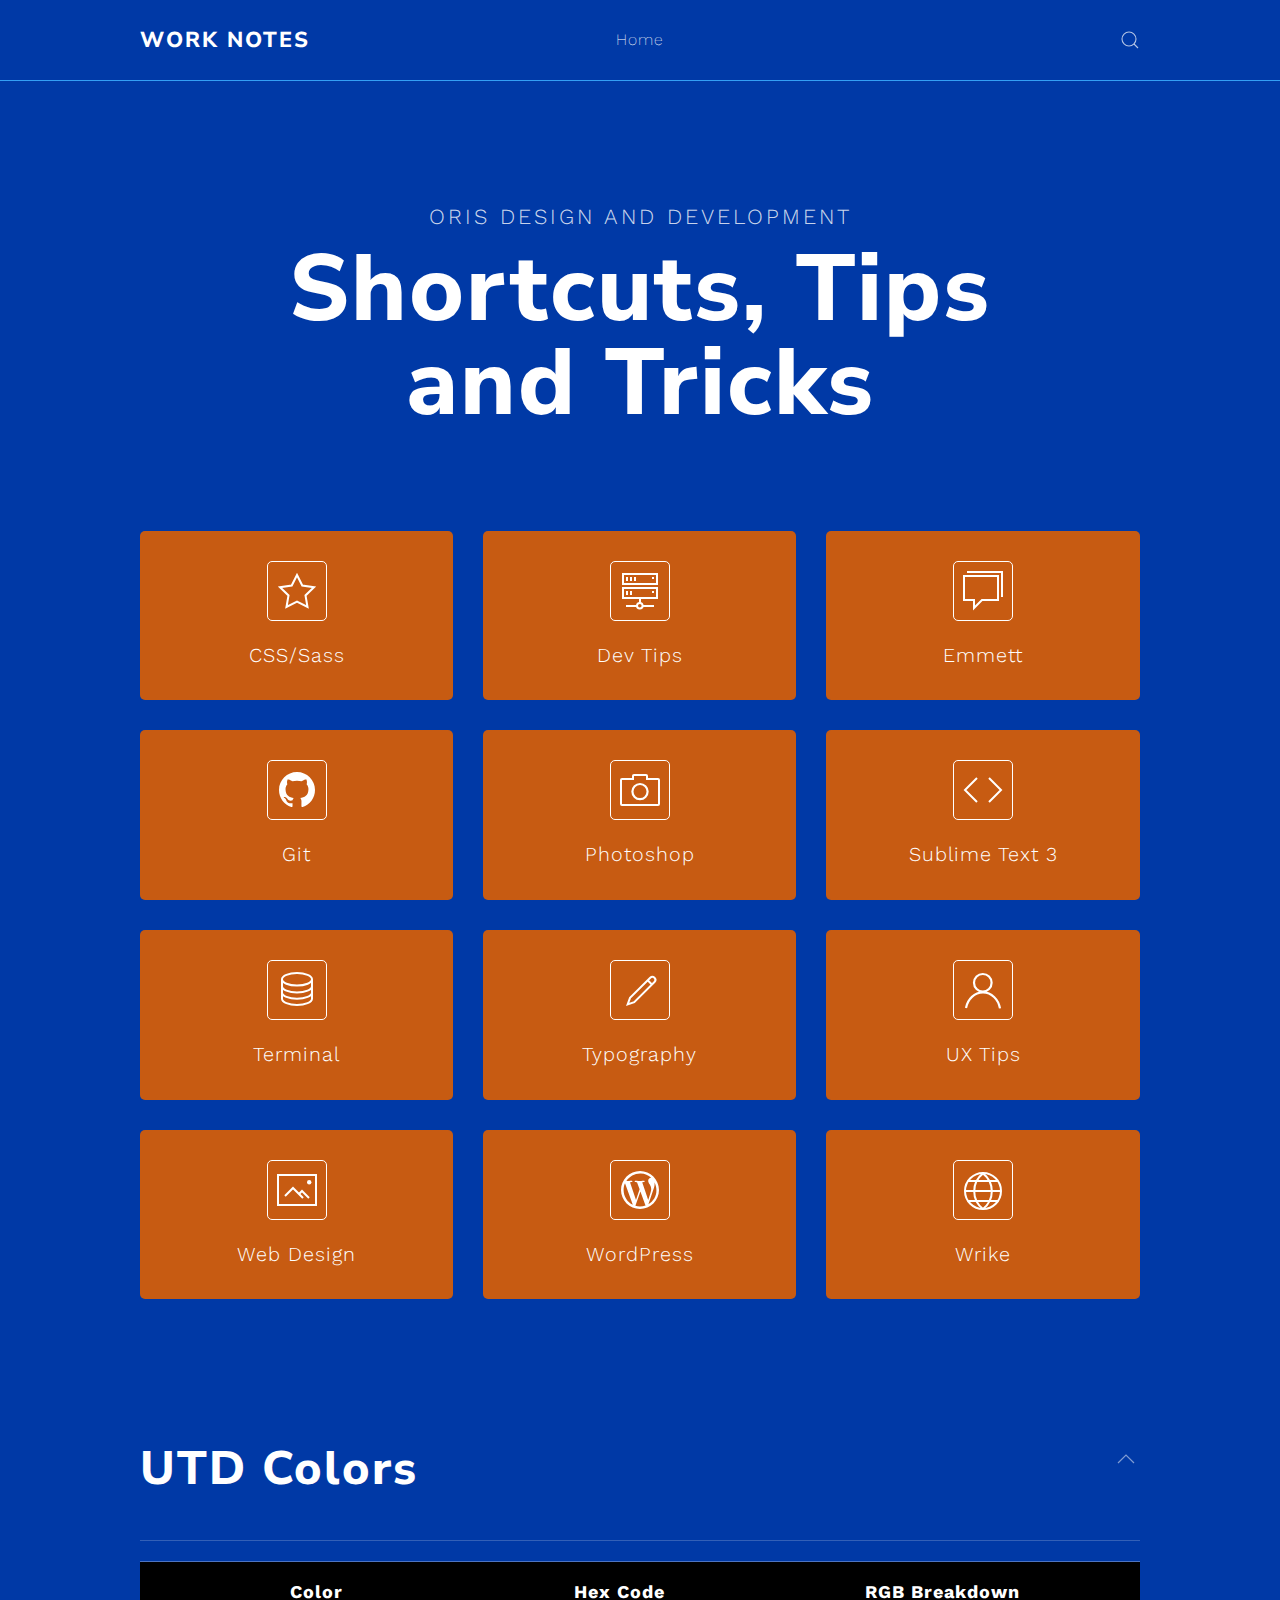
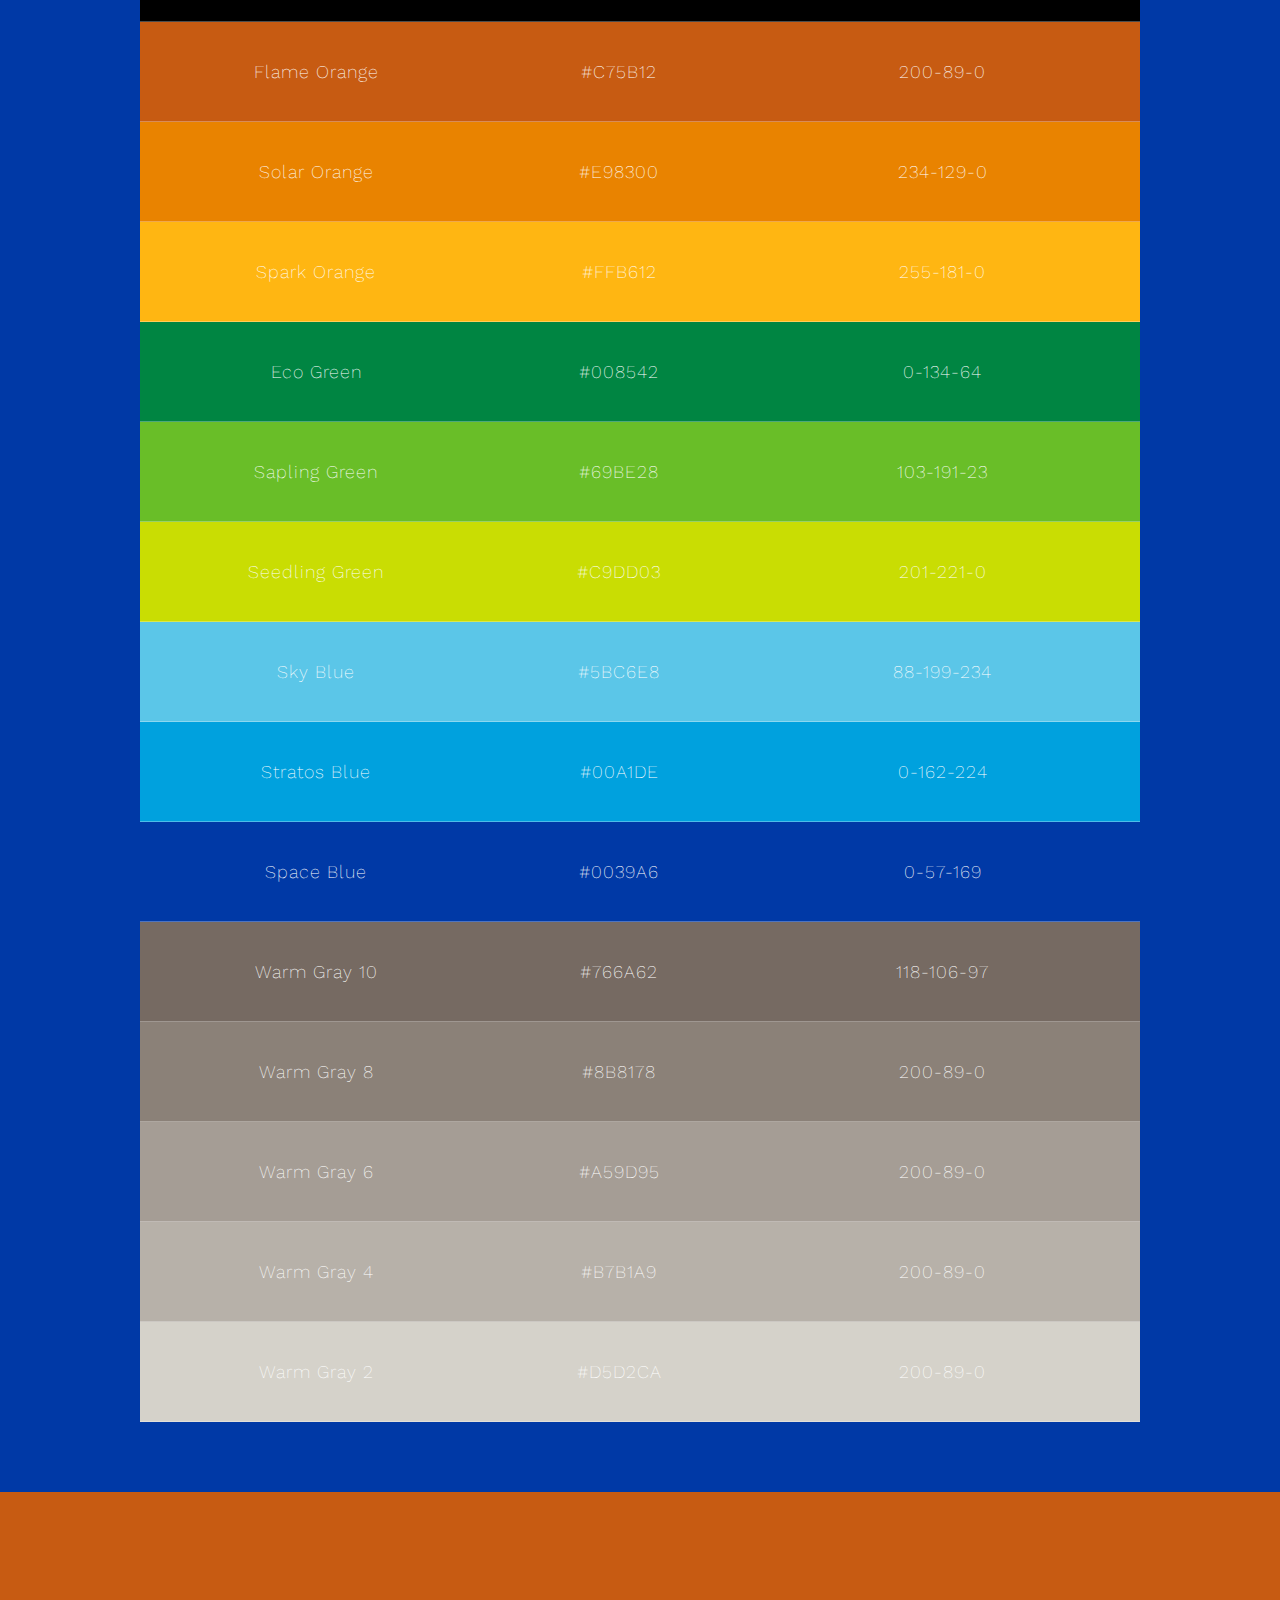
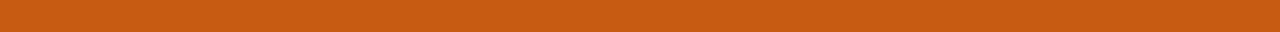
<file: index.html>
<!DOCTYPE html>
<html lang="en-gb" dir="ltr">

<head>
    <meta charset="utf-8">
    <meta name="viewport" content="width=device-width, initial-scale=1">
    <title>Alyssa's Notes</title>
    <link href="https://fonts.googleapis.com/css?family=Nunito+Sans:400,800%7CWork+Sans:200,300%7CJosefin+Sans:100" rel="stylesheet">
    <link rel="stylesheet" href="css/main.css" />
    <script src="js/uikit.min.js" defer></script>
    <script src="js/uikit-icons.min.js" defer></script>
</head>

<body class="uk-background-primary uk-light">


    <div data-uk-sticky="sel-target: .uk-navbar-container; cls-active: uk-navbar-sticky">

        <nav class="uk-navbar-container uk-margin uk-light">
            <div class="uk-container">
                <div data-uk-navbar>
                    <div class="uk-navbar-left">
                        <a class="uk-navbar-item uk-logo uk-text-small" href="index.html">WORK NOTES</a>
                    </div>
                    <div class="uk-navbar-center uk-visible@m">

                        <ul class="uk-navbar-nav">
                            <li class="uk-active"><a href="index.html">Home</a></li>
                        </ul>

                    </div>
                    <div class="uk-navbar-right">
                        <a class="uk-navbar-toggle " href="#search" data-uk-search-icon data-uk-toggle></a>
                        <a class="uk-navbar-toggle uk-hidden@m" href="#offcanvas" data-uk-navbar-toggle-icon data-uk-toggle></a>
                    </div>
                </div>
            </div>
        </nav>

    </div>


<section class="tm-margin-large-top">
    <div class="uk-container uk-text-center">

        <p class="uk-margin-remove-bottom tm-overtitle uk-margin-top uk-text-uppercase letter-spacing-l">Oris design and development</p>
        <h1 class="uk-margin-small-top uk-heading-hero">Shortcuts, Tips<br> and Tricks</h1>

        <div class="uk-grid-medium uk-child-width-1-3@m uk-grid-small uk-grid-match tm-margin-large-top uk-text-center" data-uk-grid>
            <div>
                <a href="css-sass.html" class="uk-card uk-card-box uk-card-body uk-border-rounded">
                    <span class="uk-icon-forder uk-border-rounded"><span data-uk-icon="icon: star; ratio: 2"></span></span>
                    <p>CSS/Sass</p>
                </a>
            </div>
            <div>
                <a href="dev-tips.html" class="uk-card uk-card-box uk-card-body uk-border-rounded">
                    <span class="uk-icon-forder uk-border-rounded"><span data-uk-icon="icon: server; ratio: 2"></span></span>
                    <p>Dev Tips</p>
                </a>
            </div>
            <div>
                <a href="emmet.html" class="uk-card uk-card-box uk-card-body uk-border-rounded">
                    <span class="uk-icon-forder uk-border-rounded"><span data-uk-icon="icon: comments; ratio: 2"></span></span>
                    <p>Emmett</p>
                </a>
            </div>
            <div>
                <a href="git.html" class="uk-card uk-card-box uk-card-body uk-border-rounded">
                    <span class="uk-icon-forder uk-border-rounded"><span data-uk-icon="icon: github; ratio: 2"></span></span>
                    <p>Git</p>
                </a>
            </div>
            <div>
                <a href="photoshop.html" class="uk-card uk-card-box uk-card-body uk-border-rounded">
                    <span class="uk-icon-forder uk-border-rounded"><span data-uk-icon="icon: camera; ratio: 2"></span></span>
                    <p>Photoshop</p>
                </a>
            </div>
            <div>
                <a href="sublime.html" class="uk-card uk-card-box uk-card-body uk-border-rounded">
                    <span class="uk-icon-forder uk-border-rounded"><span data-uk-icon="icon: code; ratio: 2"></span></span>
                    <p>Sublime Text 3</p>
                </a>
            </div>
            <div>
                <a href="terminal.html" class="uk-card uk-card-box uk-card-body uk-border-rounded">
                    <span class="uk-icon-forder uk-border-rounded"><span data-uk-icon="icon: database; ratio: 2"></span></span>
                    <p>Terminal</p>
                </a>
            </div>
            <div>
                <a href="typography.html" class="uk-card uk-card-box uk-card-body uk-border-rounded">
                    <span class="uk-icon-forder uk-border-rounded"><span data-uk-icon="icon: pencil; ratio: 2"></span></span>
                    <p>Typography</p>
                </a>
            </div>
            <div>
                <a href="ux-tips.html" class="uk-card uk-card-box uk-card-body uk-border-rounded">
                    <span class="uk-icon-forder uk-border-rounded"><span data-uk-icon="icon: user; ratio: 2"></span></span>
                    <p>UX Tips</p>
                </a>
            </div>
            <div>
                <a href="web-design.html" class="uk-card uk-card-box uk-card-body uk-border-rounded">
                    <span class="uk-icon-forder uk-border-rounded"><span data-uk-icon="icon: image; ratio: 2"></span></span>
                    <p>Web Design</p>
                </a>
            </div>
            <div>
                <a href="wordpress.html" class="uk-card uk-card-box uk-card-body uk-border-rounded">
                    <span class="uk-icon-forder uk-border-rounded"><span data-uk-icon="icon: wordpress; ratio: 2"></span></span>
                    <p>WordPress</p>
                </a>
            </div>
            <div>
                <a href="wrike.html" class="uk-card uk-card-box uk-card-body uk-border-rounded">
                    <span class="uk-icon-forder uk-border-rounded"><span data-uk-icon="icon: world; ratio: 2"></span></span>
                    <p>Wrike</p>
                </a>
            </div>
        </div>

    </div>
</section>

<section class="uk-margin-xlarge-top">
    <div class="uk-container">

        <h2 class="uk-margin-medium-bottom">UTD Colors<a href="#" data-uk-totop data-uk-scroll class="uk-float-right uk-margin-small-top"></a></h2>
        <hr class="uk-margin-remove">
         <table class="uk-table uk-table-divider uk-table-middle">
                <tbody class="the-utd-colors">
                    <tr class="utd-colors-header">
                        <td>Color</td>
                        <td>Hex Code</td>
                        <td>RGB Breakdown</td>
                    </tr>
                  
                    <tr class="utd-colors flame">
                        <td>Flame Orange</td>
                        <td>#C75B12</td>
                        <td>200-89-0</td>
                    </tr>
                    <tr class="utd-colors solar">
                        <td>Solar Orange</td>
                        <td>#E98300</td>
                        <td>234-129-0</td>
                    </tr>
                    <tr class="utd-colors spark">
                        <td>Spark Orange</td>
                        <td>#FFB612</td>
                        <td>255-181-0</td>
                    </tr>
                    <tr class="utd-colors eco">
                        <td>Eco Green</td>
                        <td>#008542</td>
                        <td>0-134-64</td>
                    </tr>
                    <tr class="utd-colors sapling">
                        <td>Sapling Green</td>
                        <td>#69BE28</td>
                        <td>103-191-23</td>
                    </tr>
                    <tr class="utd-colors seedling">
                        <td>Seedling Green</td>
                        <td>#C9DD03</td>
                        <td>201-221-0</td>
                    </tr>
                    <tr class="utd-colors sky">
                        <td>Sky Blue</td>
                        <td>#5BC6E8</td>
                        <td>88-199-234</td>
                    </tr>
                    <tr class="utd-colors stratos">
                        <td>Stratos Blue</td>
                        <td>#00A1DE</td>
                        <td>0-162-224</td>
                    </tr>
                    <tr class="utd-colors space">
                        <td>Space Blue</td>
                        <td>#0039A6</td>
                        <td>0-57-169</td>
                    </tr>
                    <tr class="utd-colors warm-gray-10">
                        <td>Warm Gray 10</td>
                        <td>#766A62</td>
                        <td>118-106-97</td>
                    </tr>
                    <tr class="utd-colors warm-gray-8">
                        <td>Warm Gray 8</td>
                        <td>#8B8178</td>
                        <td>200-89-0</td>
                    </tr>
                    <tr class="utd-colors warm-gray-6">
                        <td>Warm Gray 6</td>
                        <td>#A59D95</td>
                        <td>200-89-0</td>
                    </tr>
                    <tr class="utd-colors warm-gray-4">
                        <td>Warm Gray 4</td>
                        <td>#B7B1A9</td>
                        <td>200-89-0</td>
                    </tr>
                    <tr class="utd-colors warm-gray-2">
                        <td>Warm Gray 2</td>
                        <td>#D5D2CA</td>
                        <td>200-89-0</td>
                    </tr>
                </tbody>
            </table>
        
    </div>
</section>

<div class="uk-margin-large-top uk-section-primary">
    
</div>


<footer class="uk-section tm-primary-color-dark uk-light uk-text-center">
    <div class="uk-container">
        
</footer>


<div id="search" class="uk-flex-top uk-background-primary uk-modal-search" data-uk-modal>

    <button class="uk-modal-close-full uk-close-large" type="button" data-uk-close></button>
    <div class="uk-modal-dialog uk-text-center uk-margin-auto-vertical uk-padding-large">

        <form class="uk-search uk-search-large uk-margin-auto">
            <input class="uk-search-input uk-text-center" type="search" placeholder="Search..." autofocus>
        </form>

    </div>
</div>


<div id="offcanvas" data-uk-offcanvas="flip: true; overlay: true">
    <div class="uk-offcanvas-bar">

        <button class="uk-offcanvas-close" type="button" data-uk-close></button>

        <ul class="uk-nav uk-nav-default">
            <li class="uk-nav-header uk-logo">Minimal</li>
            <li class="uk-parent">
                <a href="index.html">Support</a>
                <ul class="uk-nav-sub">
                    <li><a href="green.html">Green</a></li>
                    <li><a href="purple.html">Purple</a></li>
                    <li><a href="red.html">Red</a></li>
                    <li><a href="brown.html">Brown</a></li>
                </ul>
            </li>
            <li ><a href="css-sass.html">CSS and Sass</a></li>
            <li ><a href="dev-tips.html">Dev Tips</a></li>
            <li ><a href="emmett.html">Emmett</a></li>
            <li ><a href="photoshop.html">Photoshop</a></li>
            <li ><a href="sublime.html">Sublime Text</a></li>
            <li ><a href="terminal.html">Terminal</a></li>
            <li ><a href="typography.html">Typography</a></li>
            <li ><a href="web-design.html">Web Design</a></li>
            <li ><a href="wordpress.html">WordPress</a></li>
            <li ><a href="wrike.html">Wrike</a></li>
        </ul>

    </div>
</div>


</body>

</html>
</file>
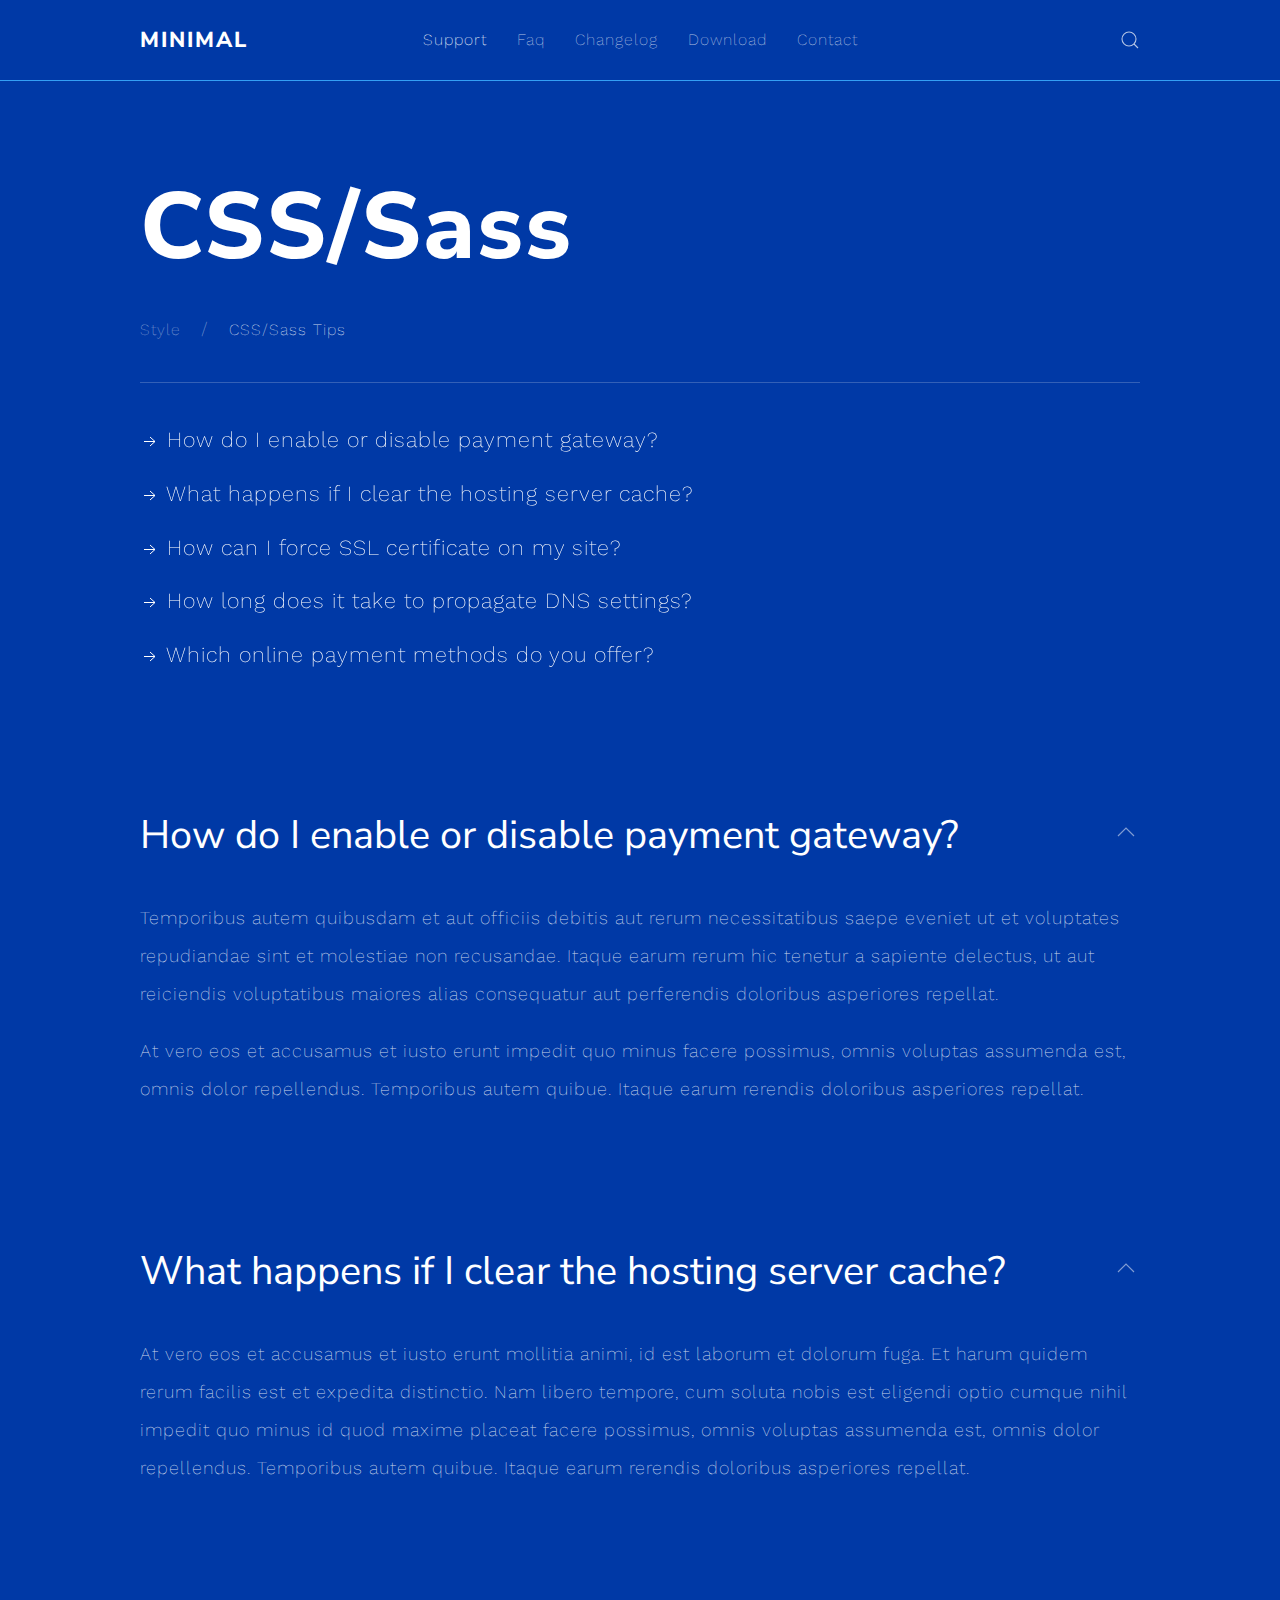
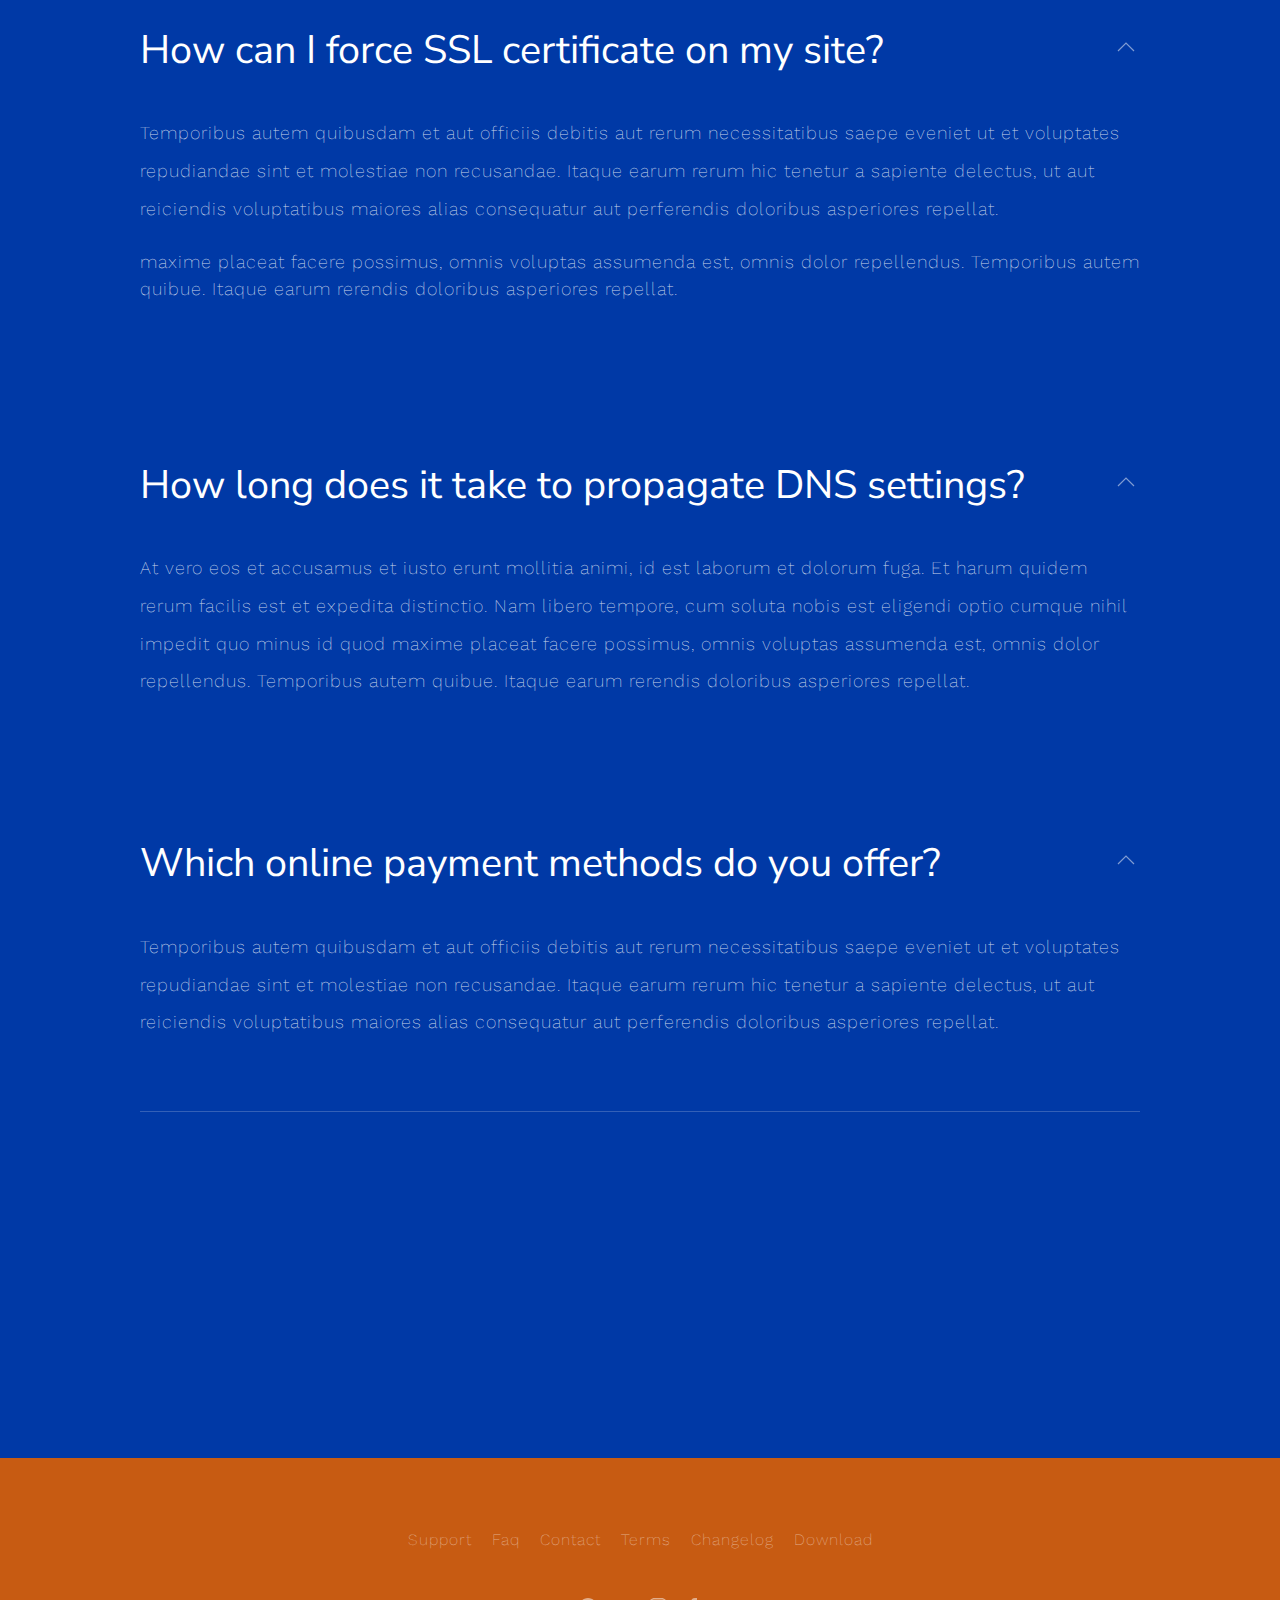
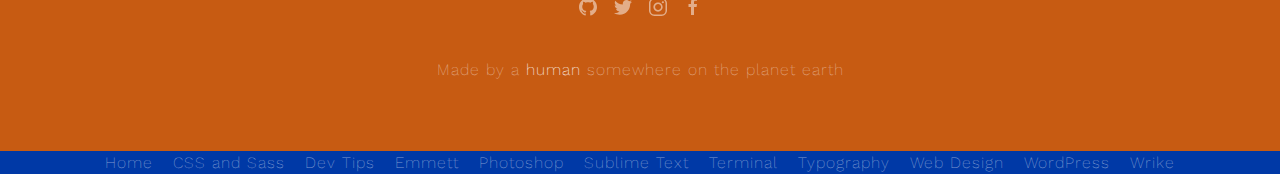
<file: category.html>
<!DOCTYPE html>
<html lang="en-gb" dir="ltr">

<head>
    <meta charset="utf-8">
    <meta name="viewport" content="width=device-width, initial-scale=1">
    <title>Category - Minimal Knowledge Base and Faq HTML Template</title>
    <link href="https://fonts.googleapis.com/css?family=Nunito+Sans:400,800%7CWork+Sans:200,300%7CJosefin+Sans:100" rel="stylesheet">
    <link rel="stylesheet" href="css/main.css" />
    <script src="js/uikit.min.js" defer></script>
    <script src="js/uikit-icons.min.js" defer></script>
</head>

<body class="uk-background-primary uk-light">


    <div data-uk-sticky="sel-target: .uk-navbar-container; cls-active: uk-navbar-sticky">

        <nav class="uk-navbar-container uk-margin uk-light">
            <div class="uk-container">
                <div data-uk-navbar>
                    <div class="uk-navbar-left">
                        <a class="uk-navbar-item uk-logo uk-text-small" href="index.html">MINIMAL</a>
                    </div>
                    <div class="uk-navbar-center uk-visible@m">

                        <ul class="uk-navbar-nav">
                            <li class="uk-active"><a href="index.html">Support</a></li>
                            <li ><a href="faq.html">Faq</a></li>
                            <li ><a href="changelog.html">Changelog</a></li>
                            <li ><a href="download.html">Download</a></li>
                            <li ><a href="contact.html">Contact</a></li>
                        </ul>

                    </div>
                    <div class="uk-navbar-right">
                        <a class="uk-navbar-toggle " href="#search" data-uk-search-icon data-uk-toggle></a>
                        <a class="uk-navbar-toggle uk-hidden@m" href="#offcanvas" data-uk-navbar-toggle-icon data-uk-toggle></a>
                    </div>
                </div>
            </div>
        </nav>

    </div>


<section class="tm-margin-large-top">
    <div class="uk-container">

        <h1 class="uk-margin-medium-bottom uk-heading-hero">CSS/Sass</h1>
        <ul class="uk-breadcrumb uk-margin-medium-bottom">
            <li><a href="index.html">Style</a></li>
            <li><span href="category.html">CSS/Sass Tips</span></li>
        </ul>

        <hr class="uk-margin-remove">
        <ul class="uk-list uk-list-large uk-margin-medium-top">
            <li><a href="#article-1" data-uk-scroll="duration: 400; offset: 140" class="hvr-forward"><span data-uk-icon="icon: arrow-right"></span> How do I enable or disable payment gateway?</a></li>
            <li><a href="#article-2" data-uk-scroll="duration: 400; offset: 140" class="hvr-forward"><span data-uk-icon="icon: arrow-right"></span> What happens if I clear the hosting server cache?</a></li>
            <li><a href="#article-3" data-uk-scroll="duration: 400; offset: 140" class="hvr-forward"><span data-uk-icon="icon: arrow-right"></span> How can I force SSL certificate on my site?</a></li>
            <li><a href="#article-4" data-uk-scroll="duration: 400; offset: 140" class="hvr-forward"><span data-uk-icon="icon: arrow-right"></span> How long does it take to propagate DNS settings?</a></li>
            <li><a href="#article-5" data-uk-scroll="duration: 400; offset: 140" class="hvr-forward"><span data-uk-icon="icon: arrow-right"></span> Which online payment methods do you offer?</a></li>
        </ul>

        <article class="uk-article uk-margin-xlarge-top">
            <h2 id="article-1" class="uk-article-title uk-margin-medium-bottom">How do I enable or disable payment gateway?<a href="#" data-uk-totop data-uk-scroll="duration: 400" class="tm-totop uk-float-right uk-margin-small-top"></a></h2>
            <p>Temporibus autem quibusdam et aut officiis debitis aut rerum necessitatibus saepe eveniet ut et voluptates repudiandae sint et molestiae non recusandae. Itaque earum rerum hic tenetur a sapiente delectus, ut aut reiciendis voluptatibus maiores
                alias consequatur aut perferendis doloribus asperiores repellat.</p>
            <p>At vero eos et accusamus et iusto erunt impedit quo minus facere possimus, omnis voluptas assumenda est, omnis dolor repellendus. Temporibus autem quibue. Itaque earum rerendis doloribus asperiores repellat.</p>
        </article>
        <article class="uk-article uk-margin-xlarge-top">
            <h2 id="article-2" class="uk-article-title uk-margin-medium-bottom">What happens if I clear the hosting server cache?<a href="#" data-uk-totop data-uk-scroll="duration: 400" class="tm-totop uk-float-right uk-margin-small-top"></a></h2>
            <p>At vero eos et accusamus et iusto erunt mollitia animi, id est laborum et dolorum fuga. Et harum quidem rerum facilis est et expedita distinctio. Nam libero tempore, cum soluta nobis est eligendi optio cumque nihil impedit quo minus id quod
                maxime placeat facere possimus, omnis voluptas assumenda est, omnis dolor repellendus. Temporibus autem quibue. Itaque earum rerendis doloribus asperiores repellat.</p>
        </article>
        <article class="uk-article uk-margin-xlarge-top">
            <h2 id="article-3" class="uk-article-title uk-margin-medium-bottom">How can I force SSL certificate on my site?<a href="#" data-uk-totop data-uk-scroll="duration: 400" class="tm-totop uk-float-right uk-margin-small-top"></a></h2>
            <p>Temporibus autem quibusdam et aut officiis debitis aut rerum necessitatibus saepe eveniet ut et voluptates repudiandae sint et molestiae non recusandae. Itaque earum rerum hic tenetur a sapiente delectus, ut aut reiciendis voluptatibus maiores
                alias consequatur aut perferendis doloribus asperiores repellat.</p>
            maxime placeat facere possimus, omnis voluptas assumenda est, omnis dolor repellendus. Temporibus autem quibue. Itaque earum rerendis doloribus asperiores repellat.</p>
        </article>
        <article class="uk-article uk-margin-xlarge-top">
            <h2 id="article-4" class="uk-article-title uk-margin-medium-bottom">How long does it take to propagate DNS settings?<a href="#" data-uk-totop data-uk-scroll="duration: 400" class="tm-totop uk-float-right uk-margin-small-top"></a></h2>
            <p>At vero eos et accusamus et iusto erunt mollitia animi, id est laborum et dolorum fuga. Et harum quidem rerum facilis est et expedita distinctio. Nam libero tempore, cum soluta nobis est eligendi optio cumque nihil impedit quo minus id quod
                maxime placeat facere possimus, omnis voluptas assumenda est, omnis dolor repellendus. Temporibus autem quibue. Itaque earum rerendis doloribus asperiores repellat.</p>
        </article>
        <article class="uk-article uk-margin-xlarge-top">
            <h2 id="article-5" class="uk-article-title uk-margin-medium-bottom">Which online payment methods do you offer?<a href="#" data-uk-totop data-uk-scroll="duration: 400" class="tm-totop uk-float-right uk-margin-small-top"></a></h2>
            <p>Temporibus autem quibusdam et aut officiis debitis aut rerum necessitatibus saepe eveniet ut et voluptates repudiandae sint et molestiae non recusandae. Itaque earum rerum hic tenetur a sapiente delectus, ut aut reiciendis voluptatibus maiores
                alias consequatur aut perferendis doloribus asperiores repellat.</p>
        </article>

    </div>
</section>

<div class="uk-margin-large-top uk-section-primary">
    <div class="uk-container">
        <hr class="uk-margin-remove">
        <div class="uk-grid-large uk-flex-middle uk-margin-xlarge-top uk-margin-xlarge-bottom" data-uk-grid  data-uk-scrollspy="cls: uk-animation-slide-bottom; repeat: true; delay: 100">
            <div class="uk-width-auto@m">
                <p class="uk-text-large">Didn't find an answer to your question?</p>
            </div>
            <div class="uk-width-expand@m">
                <a class="tm-button tm-button-xlarge" href="contact.html">Contact Us</a>
            </div>
        </div>
    </div>
</div>


<footer class="uk-section tm-primary-color-dark uk-light uk-text-center">
    <div class="uk-container">

        <div>
            <ul class="uk-subnav uk-flex-center">
                <li class="uk-first-column"><a href="support.html">Support</a></li>
                <li><a href="faq.html">Faq</a></li>
                <li><a href="contact.html">Contact</a></li>
                <li><a href="#">Terms</a></li>
                <li><a href="changelog.html">Changelog</a></li>
                <li><a href="download.html">Download</a></li>
            </ul>
        </div>
        <div class="uk-margin-medium">
            <div data-uk-grid class="uk-child-width-auto uk-grid-small uk-flex-center uk-grid">
                <div class="uk-first-column">
                    <a href="https://github.com/" data-uk-icon="icon: github" class="uk-icon-link uk-icon"></a>
                </div>
                <div>
                    <a href="https://twitter.com/" data-uk-icon="icon: twitter" class="uk-icon-link uk-icon"></a>
                </div>
                <div>
                    <a href="https://www.instagram.com/" data-uk-icon="icon: instagram" class="uk-icon-link uk-icon"></a>
                </div>
                <div>
                    <a href="https://www.facebook.com/" data-uk-icon="icon: facebook" class="uk-icon-link uk-icon"></a>
                </div>
            </div>
        </div>
        <div class="uk-margin-medium tm-text-xsmall uk-text-meta copyright">Made by a <a href="https://ivanchromjak.com/">human</a> somewhere on the planet earth</div>

    </div>
</footer>


<div id="search" class="uk-flex-top uk-background-primary uk-modal-search" data-uk-modal>

    <button class="uk-modal-close-full uk-close-large" type="button" data-uk-close></button>
    <div class="uk-modal-dialog uk-text-center uk-margin-auto-vertical uk-padding-large">

        <form class="uk-search uk-search-large uk-margin-auto">
            <input class="uk-search-input uk-text-center" type="search" placeholder="Search..." autofocus>
        </form>

    </div>
</div>


<div id="offcanvas" data-uk-offcanvas="flip: true; overlay: true">
    <div class="uk-offcanvas-bar">

        <button class="uk-offcanvas-close" type="button" data-uk-close></button>

        <ul class="uk-nav uk-nav-default">
            <li class="uk-nav-header uk-logo">Minimal</li>
            <li class="uk-parent">
                <a href="index.html">Support</a>
                <ul class="uk-nav-sub">
                    <li><a href="green.html">Green</a></li>
                    <li><a href="purple.html">Purple</a></li>
                    <li><a href="red.html">Red</a></li>
                    <li><a href="brown.html">Brown</a></li>
                </ul>
            </li>
            <li ><a href="faq.html">Faq</a></li>
            <li ><a href="changelog.html">Changelog</a></li>
            <li ><a href="download.html">Download</a></li>
            <li ><a href="contact.html">Contact</a></li>
        </ul>

    </div>
</div>
<div>
            <ul class="uk-subnav uk-flex-center">
            <li ><a href="index.html">Home</a></li>
            <li ><a href="css-sass.html">CSS and Sass</a></li>
            <li ><a href="dev-tips.html">Dev Tips</a></li>
            <li ><a href="emmett.html">Emmett</a></li>
            <li ><a href="photoshop.html">Photoshop</a></li>
            <li ><a href="sublime.html">Sublime Text</a></li>
            <li ><a href="terminal.html">Terminal</a></li>
            <li ><a href="typography.html">Typography</a></li>
            <li ><a href="web-design.html">Web Design</a></li>
            <li ><a href="wordpress.html">WordPress</a></li>
            <li ><a href="wrike.html">Wrike</a></li>
            </ul>
        </div>

</body>

</html>
</file>
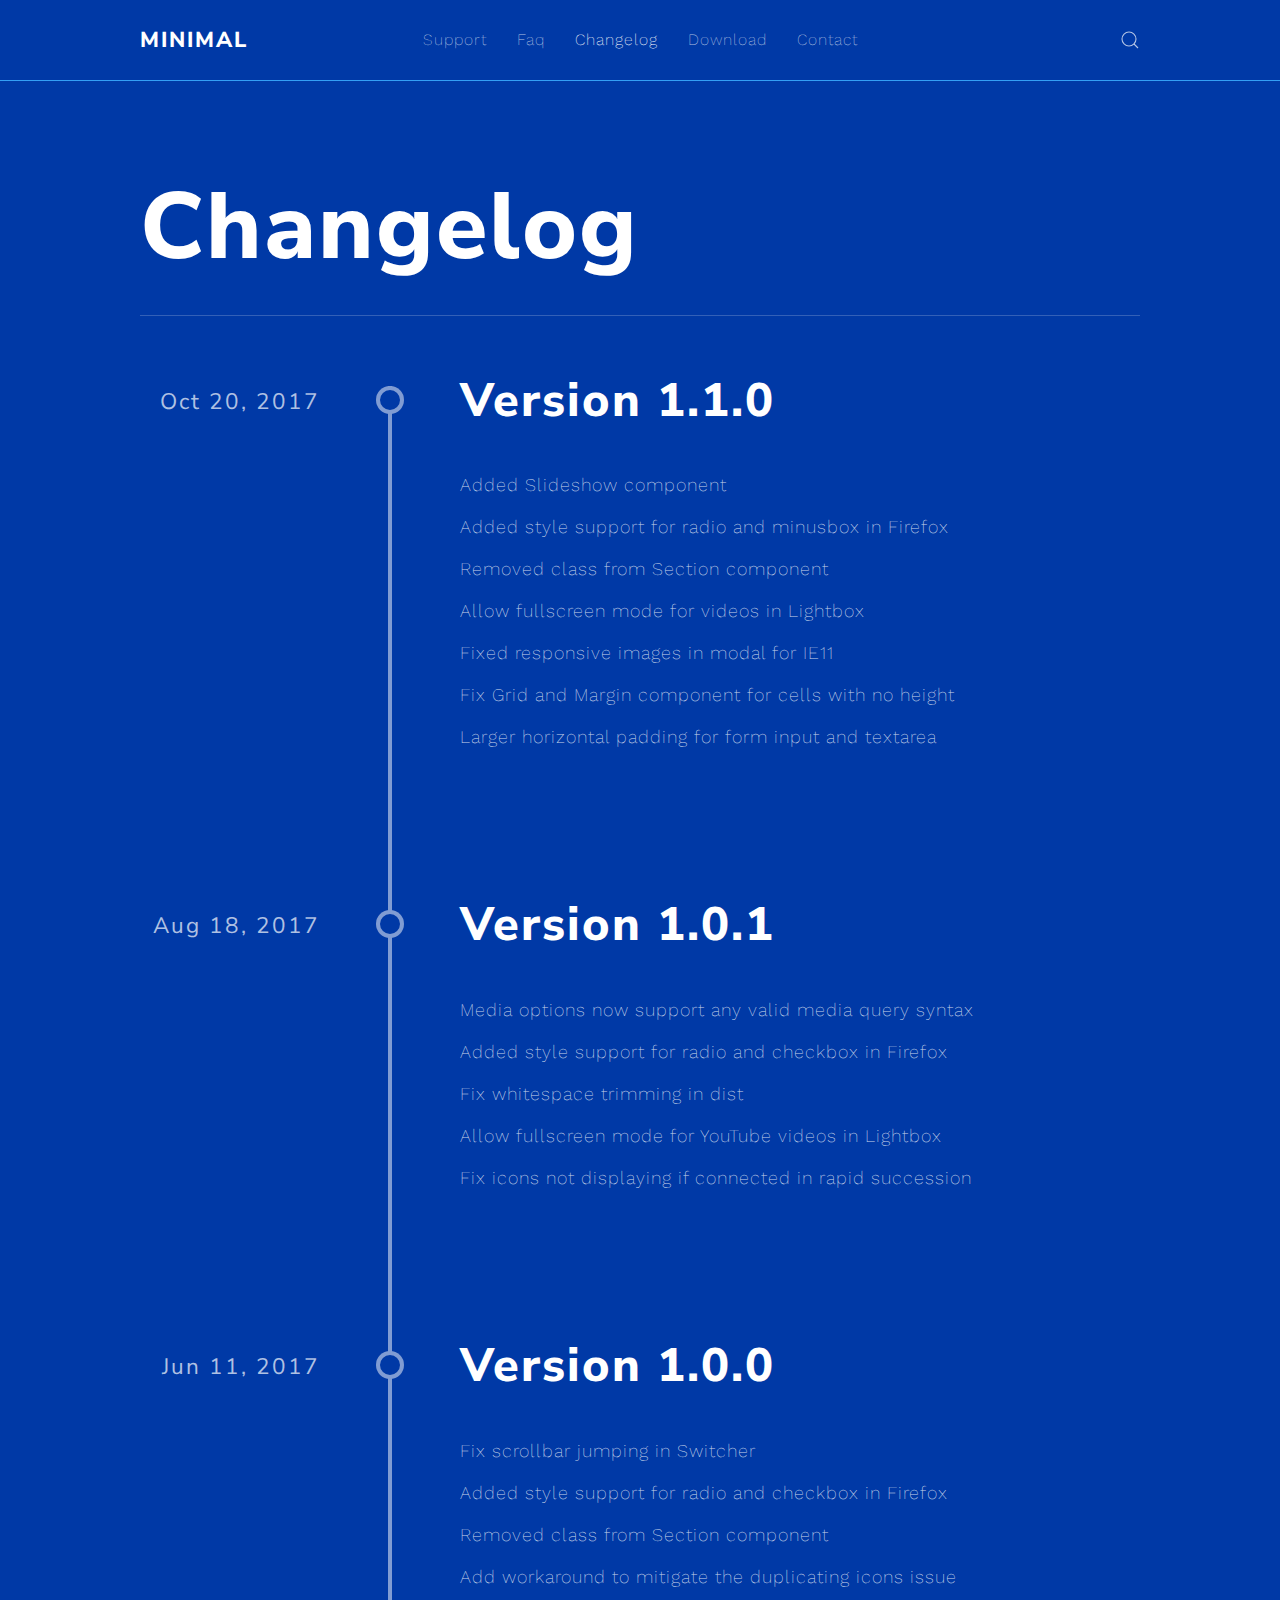
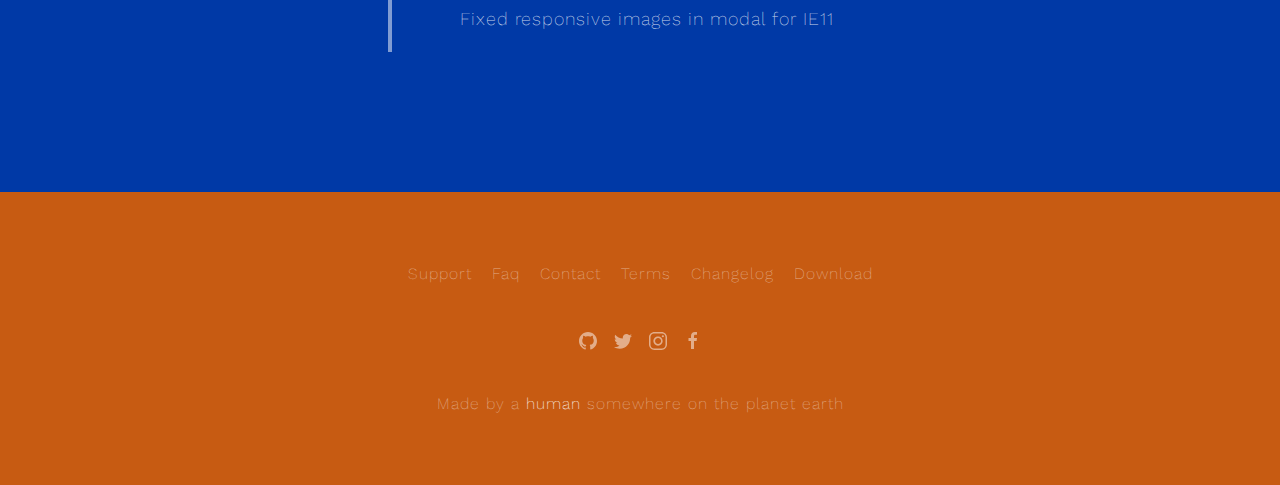
<file: changelog.html>
<!DOCTYPE html>
<html lang="en-gb" dir="ltr">

<head>
    <meta charset="utf-8">
    <meta name="viewport" content="width=device-width, initial-scale=1">
    <title>Changelog - Minimal Knowledge Base and Faq HTML Template</title>
    <link href="https://fonts.googleapis.com/css?family=Nunito+Sans:400,800%7CWork+Sans:200,300%7CJosefin+Sans:100" rel="stylesheet">
    <link rel="stylesheet" href="css/main.css" />
    <script src="js/uikit.min.js" defer></script>
    <script src="js/uikit-icons.min.js" defer></script>
</head>

<body class="uk-background-primary uk-light">


    <div data-uk-sticky="sel-target: .uk-navbar-container; cls-active: uk-navbar-sticky">

        <nav class="uk-navbar-container uk-margin uk-light">
            <div class="uk-container">
                <div data-uk-navbar>
                    <div class="uk-navbar-left">
                        <a class="uk-navbar-item uk-logo uk-text-small" href="index.html">MINIMAL</a>
                    </div>
                    <div class="uk-navbar-center uk-visible@m">

                        <ul class="uk-navbar-nav">
                            <li ><a href="index.html">Support</a></li>
                            <li ><a href="faq.html">Faq</a></li>
                            <li class="uk-active"><a href="changelog.html">Changelog</a></li>
                            <li ><a href="download.html">Download</a></li>
                            <li ><a href="contact.html">Contact</a></li>
                        </ul>

                    </div>
                    <div class="uk-navbar-right">
                        <a class="uk-navbar-toggle " href="#search" data-uk-search-icon data-uk-toggle></a>
                        <a class="uk-navbar-toggle uk-hidden@m" href="#offcanvas" data-uk-navbar-toggle-icon data-uk-toggle></a>
                    </div>
                </div>
            </div>
        </nav>

    </div>


<section class="tm-margin-large-top">
    <div class="uk-container">

        <h1 class="uk-margin-medium-bottom uk-heading-hero">Changelog</h1>

        <hr class="uk-margin-remove">





        <div class="tm-timeline uk-margin-large-top uk-margin-xlarge-bottom">

            <div class="tm-timeline-entry">
                <div class="tm-timeline-time">
                    <h4>Oct 20, 2017</h4>
                </div>
                <div class="tm-timeline-body">
                    <h2 class="uk-margin-medium-bottom">Version 1.1.0</h2>
                    <ul class="uk-list uk-list-medium">
                        <li>Added Slideshow component</li>
                        <li>Added style support for radio and minusbox in Firefox</li>
                        <li>Removed class from Section component</li>
                        <li>Allow fullscreen mode for videos in Lightbox</li>
                        <li>Fixed responsive images in modal for IE11</li>
                        <li>Fix Grid and Margin component for cells with no height</li>
                        <li>Larger horizontal padding for form input and textarea</li>
                    </ul>
                </div>
            </div>
            <div class="tm-timeline-entry uk-margin-xlarge-top">
                <div class="tm-timeline-time">
                    <h4>Aug 18, 2017</h4>
                </div>
                <div class="tm-timeline-body">
                    <h2 class="uk-margin-medium-bottom">Version 1.0.1</h2>
                    <ul class="uk-list uk-list-medium">
                        <li>Media options now support any valid media query syntax</li>
                        <li>Added style support for radio and checkbox in Firefox</li>
                        <li>Fix whitespace trimming in dist</li>
                        <li>Allow fullscreen mode for YouTube videos in Lightbox</li>
                        <li>Fix icons not displaying if connected in rapid succession</li>
                    </ul>
                </div>
            </div>
            <div class="tm-timeline-entry uk-margin-xlarge-top">
                <div class="tm-timeline-time">
                    <h4>Jun 11, 2017</h4>
                </div>
                <div class="tm-timeline-body">
                    <h2 class="uk-margin-medium-bottom">Version 1.0.0</h2>
                    <ul class="uk-list uk-list-medium">
                        <li>Fix scrollbar jumping in Switcher</li>
                        <li>Added style support for radio and checkbox in Firefox</li>
                        <li>Removed class from Section component</li>
                        <li>Add workaround to mitigate the duplicating icons issue</li>
                        <li>Fixed responsive images in modal for IE11</li>
                    </ul>
                </div>
            </div>

        </div>






    </div>
</section>

<footer class="uk-section tm-primary-color-dark uk-light uk-text-center">
    <div class="uk-container">

        <div>
            <ul class="uk-subnav uk-flex-center">
                <li class="uk-first-column"><a href="support.html">Support</a></li>
                <li><a href="faq.html">Faq</a></li>
                <li><a href="contact.html">Contact</a></li>
                <li><a href="#">Terms</a></li>
                <li><a href="changelog.html">Changelog</a></li>
                <li><a href="download.html">Download</a></li>
            </ul>
        </div>
        <div class="uk-margin-medium">
            <div data-uk-grid class="uk-child-width-auto uk-grid-small uk-flex-center uk-grid">
                <div class="uk-first-column">
                    <a href="https://github.com/" data-uk-icon="icon: github" class="uk-icon-link uk-icon"></a>
                </div>
                <div>
                    <a href="https://twitter.com/" data-uk-icon="icon: twitter" class="uk-icon-link uk-icon"></a>
                </div>
                <div>
                    <a href="https://www.instagram.com/" data-uk-icon="icon: instagram" class="uk-icon-link uk-icon"></a>
                </div>
                <div>
                    <a href="https://www.facebook.com/" data-uk-icon="icon: facebook" class="uk-icon-link uk-icon"></a>
                </div>
            </div>
        </div>
        <div class="uk-margin-medium tm-text-xsmall uk-text-meta copyright">Made by a <a href="https://ivanchromjak.com/">human</a> somewhere on the planet earth</div>

    </div>
</footer>


<div id="search" class="uk-flex-top uk-background-primary uk-modal-search" data-uk-modal>

    <button class="uk-modal-close-full uk-close-large" type="button" data-uk-close></button>
    <div class="uk-modal-dialog uk-text-center uk-margin-auto-vertical uk-padding-large">

        <form class="uk-search uk-search-large uk-margin-auto">
            <input class="uk-search-input uk-text-center" type="search" placeholder="Search..." autofocus>
        </form>

    </div>
</div>


<div id="offcanvas" data-uk-offcanvas="flip: true; overlay: true">
    <div class="uk-offcanvas-bar">

        <button class="uk-offcanvas-close" type="button" data-uk-close></button>

        <ul class="uk-nav uk-nav-default">
            <li class="uk-nav-header uk-logo">Minimal</li>
            <li class="uk-parent">
                <a href="index.html">Support</a>
                <ul class="uk-nav-sub">
                    <li><a href="green.html">Green</a></li>
                    <li><a href="purple.html">Purple</a></li>
                    <li><a href="red.html">Red</a></li>
                    <li><a href="brown.html">Brown</a></li>
                </ul>
            </li>
            <li ><a href="faq.html">Faq</a></li>
            <li class="uk-active"><a href="changelog.html">Changelog</a></li>
            <li ><a href="download.html">Download</a></li>
            <li ><a href="contact.html">Contact</a></li>
        </ul>

    </div>
</div>


</body>

</html>
</file>
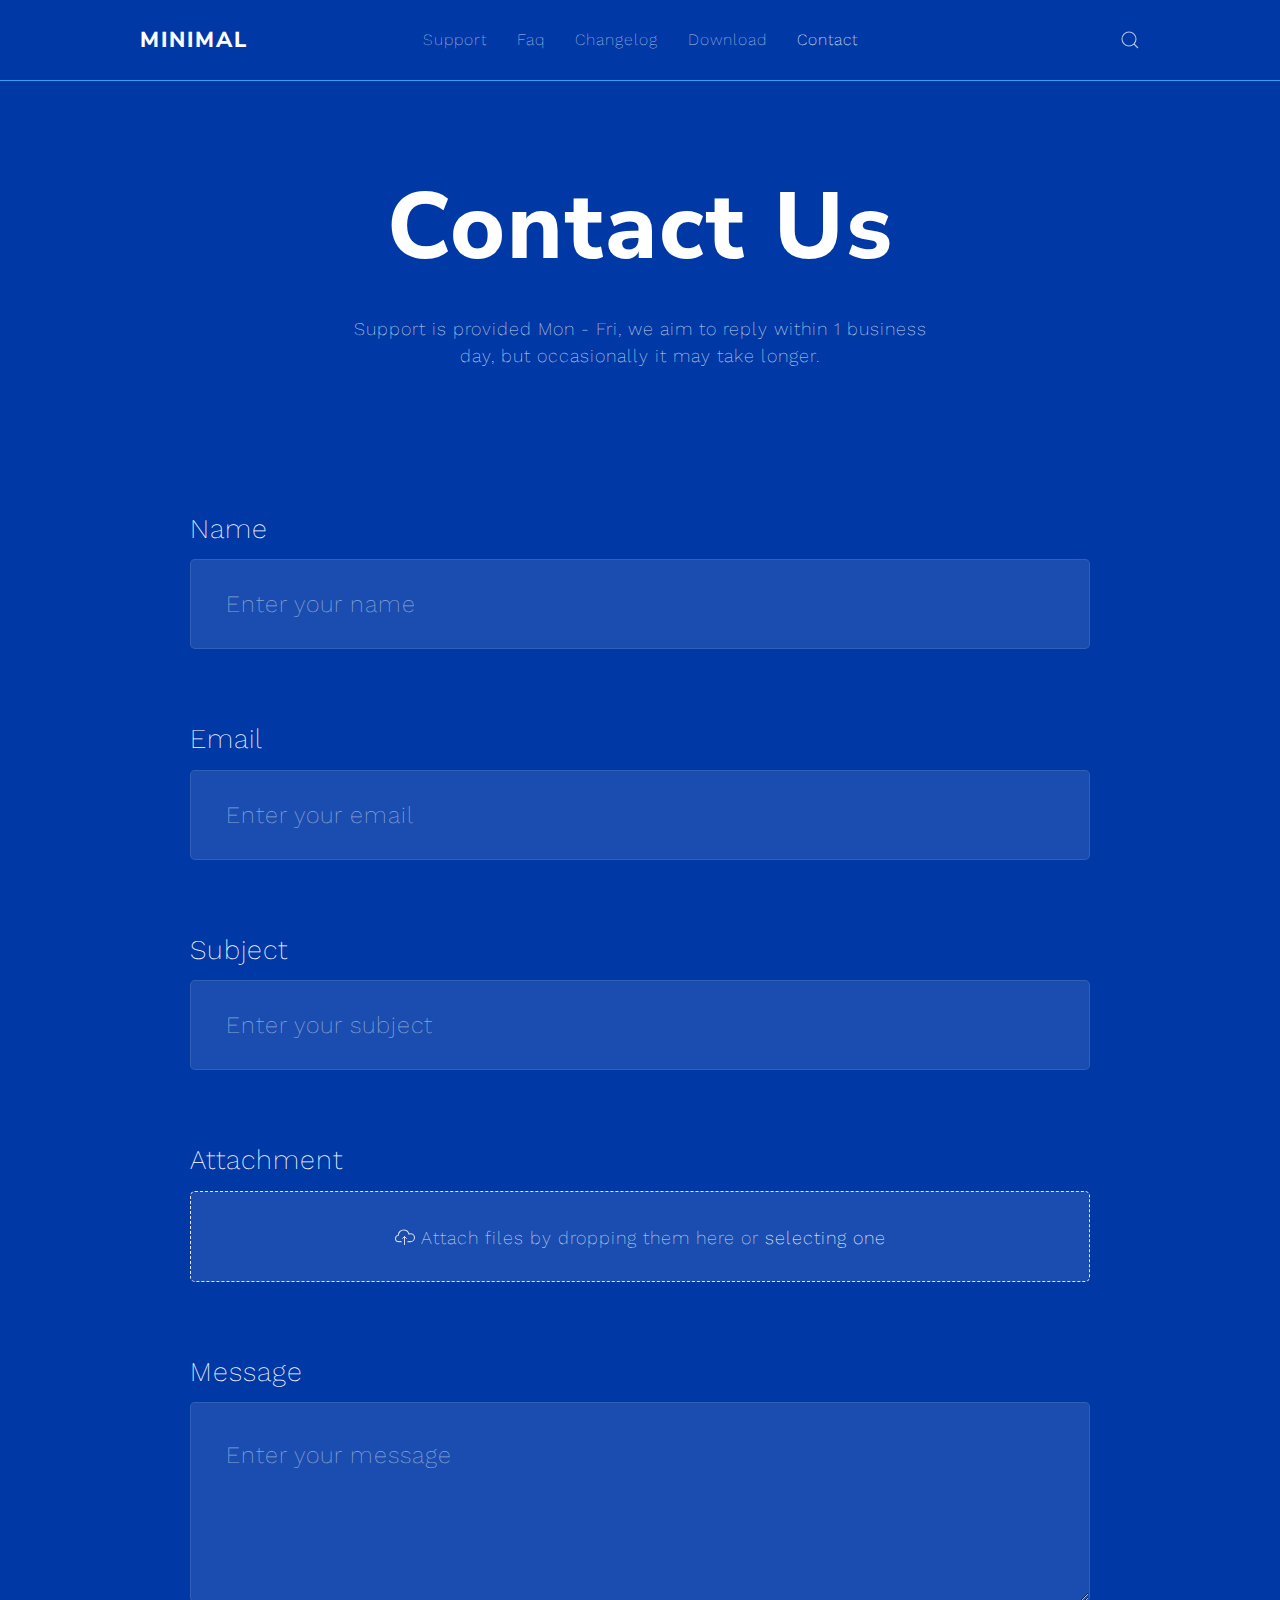
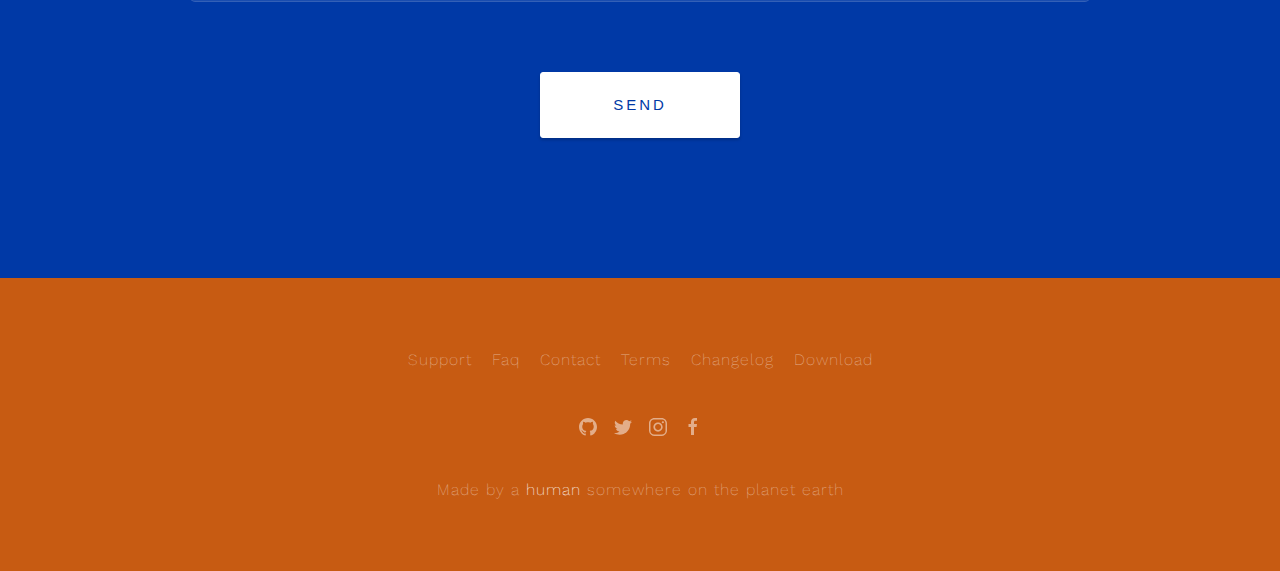
<file: contact.html>
<!DOCTYPE html>
<html lang="en-gb" dir="ltr">

<head>
    <meta charset="utf-8">
    <meta name="viewport" content="width=device-width, initial-scale=1">
    <title>Contact Us - Minimal Knowledge Base and Faq HTML Template</title>
    <link href="https://fonts.googleapis.com/css?family=Nunito+Sans:400,800%7CWork+Sans:200,300%7CJosefin+Sans:100" rel="stylesheet">
    <link rel="stylesheet" href="css/main.css" />
    <script src="js/uikit.min.js" defer></script>
    <script src="js/uikit-icons.min.js" defer></script>
</head>

<body class="uk-background-primary uk-light">


    <div data-uk-sticky="sel-target: .uk-navbar-container; cls-active: uk-navbar-sticky">

        <nav class="uk-navbar-container uk-margin uk-light">
            <div class="uk-container">
                <div data-uk-navbar>
                    <div class="uk-navbar-left">
                        <a class="uk-navbar-item uk-logo uk-text-small" href="index.html">MINIMAL</a>
                    </div>
                    <div class="uk-navbar-center uk-visible@m">

                        <ul class="uk-navbar-nav">
                            <li ><a href="index.html">Support</a></li>
                            <li ><a href="faq.html">Faq</a></li>
                            <li ><a href="changelog.html">Changelog</a></li>
                            <li ><a href="download.html">Download</a></li>
                            <li class="uk-active"><a href="contact.html">Contact</a></li>
                        </ul>

                    </div>
                    <div class="uk-navbar-right">
                        <a class="uk-navbar-toggle " href="#search" data-uk-search-icon data-uk-toggle></a>
                        <a class="uk-navbar-toggle uk-hidden@m" href="#offcanvas" data-uk-navbar-toggle-icon data-uk-toggle></a>
                    </div>
                </div>
            </div>
        </nav>

    </div>


<section class="tm-margin-large-top">
    <div class="uk-container uk-container-small">
        <div class="uk-text-center">
            <h1 class="uk-margin-medium-bottom uk-heading-hero">Contact Us</h1>
            <p class="tm-subtitle">Support is provided Mon - Fri, we aim to reply within 1 business day, but occasionally it may take longer.</p>
        </div>

        <form class="uk-form-stacked uk-margin-xlarge-top uk-margin-xlarge-bottom tm-form-contact">
            <div class="uk-margin-large-bottom">
                <label class="uk-form-label uk-margin-small-bottom" for="form-stacked-text">Name</label>
                <div class="uk-form-controls">
                    <input class="uk-input uk-form-large tm-form-xlarge uk-border-rounded" id="form-name" type="text" placeholder="Enter your name">
                </div>
            </div>
            <div class="uk-margin-large-bottom">
                <label class="uk-form-label uk-margin-small-bottom" for="form-stacked-text">Email</label>
                <div class="uk-form-controls">
                    <input class="uk-input uk-form-large tm-form-xlarge uk-border-rounded" id="form-email" type="email" placeholder="Enter your email">
                </div>
            </div>
            <div class="uk-margin-large-bottom">
                <label class="uk-form-label uk-margin-small-bottom" for="form-stacked-text">Subject</label>
                <div class="uk-form-controls">
                    <input class="uk-input uk-form-large tm-form-xlarge uk-border-rounded" id="form-subject" type="text" placeholder="Enter your subject">
                </div>
            </div>

            <div class="uk-margin-large-bottom">
                <label class="uk-form-label uk-margin-small-bottom" for="form-stacked-text">Attachment</label>
                <div class="js-upload uk-placeholder uk-text-center uk-margin-remove uk-border-rounded">
                    <span data-uk-icon="icon: cloud-upload"></span>
                    <span class="uk-text-middle">Attach files by dropping them here or</span>
                    <div data-uk-form-custom>
                        <input type="file" multiple>
                        <span class="uk-link">selecting one</span>
                    </div>
                </div>

                <progress id="js-progressbar" class="uk-progress" value="0" max="100" hidden></progress>

                <script>
                    var bar = document.getElementById('js-progressbar');

                    UIkit.upload('.js-upload', {

                        url: '',
                        multiple: true,

                        beforeSend: function() {
                            console.log('beforeSend', arguments);
                        },
                        beforeAll: function() {
                            console.log('beforeAll', arguments);
                        },
                        load: function() {
                            console.log('load', arguments);
                        },
                        error: function() {
                            console.log('error', arguments);
                        },
                        complete: function() {
                            console.log('complete', arguments);
                        },

                        loadStart: function(e) {
                            console.log('loadStart', arguments);

                            bar.removeAttribute('hidden');
                            bar.max = e.total;
                            bar.value = e.loaded;
                        },

                        progress: function(e) {
                            console.log('progress', arguments);

                            bar.max = e.total;
                            bar.value = e.loaded;
                        },

                        loadEnd: function(e) {
                            console.log('loadEnd', arguments);

                            bar.max = e.total;
                            bar.value = e.loaded;
                        },

                        completeAll: function() {
                            console.log('completeAll', arguments);

                            setTimeout(function() {
                                bar.setAttribute('hidden', 'hidden');
                            }, 1000);

                            //alert('Upload Completed');
                        }

                    });
                </script>
            </div>

            <div class="uk-margin-large-bottom">
                <label class="uk-form-label uk-margin-small-bottom" for="form-stacked-text">Message</label>
                <div class="uk-form-controls">
                    <textarea class="uk-textarea uk-form-large tm-form-xlarge uk-border-rounded" id="form-textarea" placeholder="Enter your message"></textarea>
                </div>
            </div>
            <div class="uk-text-center">
                <input class="tm-button tm-button-xlarge" id="form-submit" type="submit" name="send" value="Send">
            </div>
        </form>

    </div>
</section>

<footer class="uk-section tm-primary-color-dark uk-light uk-text-center">
    <div class="uk-container">

        <div>
            <ul class="uk-subnav uk-flex-center">
                <li class="uk-first-column"><a href="support.html">Support</a></li>
                <li><a href="faq.html">Faq</a></li>
                <li><a href="contact.html">Contact</a></li>
                <li><a href="#">Terms</a></li>
                <li><a href="changelog.html">Changelog</a></li>
                <li><a href="download.html">Download</a></li>
            </ul>
        </div>
        <div class="uk-margin-medium">
            <div data-uk-grid class="uk-child-width-auto uk-grid-small uk-flex-center uk-grid">
                <div class="uk-first-column">
                    <a href="https://github.com/" data-uk-icon="icon: github" class="uk-icon-link uk-icon"></a>
                </div>
                <div>
                    <a href="https://twitter.com/" data-uk-icon="icon: twitter" class="uk-icon-link uk-icon"></a>
                </div>
                <div>
                    <a href="https://www.instagram.com/" data-uk-icon="icon: instagram" class="uk-icon-link uk-icon"></a>
                </div>
                <div>
                    <a href="https://www.facebook.com/" data-uk-icon="icon: facebook" class="uk-icon-link uk-icon"></a>
                </div>
            </div>
        </div>
        <div class="uk-margin-medium tm-text-xsmall uk-text-meta copyright">Made by a <a href="https://ivanchromjak.com/">human</a> somewhere on the planet earth</div>

    </div>
</footer>


<div id="search" class="uk-flex-top uk-background-primary uk-modal-search" data-uk-modal>

    <button class="uk-modal-close-full uk-close-large" type="button" data-uk-close></button>
    <div class="uk-modal-dialog uk-text-center uk-margin-auto-vertical uk-padding-large">

        <form class="uk-search uk-search-large uk-margin-auto">
            <input class="uk-search-input uk-text-center" type="search" placeholder="Search..." autofocus>
        </form>

    </div>
</div>


<div id="offcanvas" data-uk-offcanvas="flip: true; overlay: true">
    <div class="uk-offcanvas-bar">

        <button class="uk-offcanvas-close" type="button" data-uk-close></button>

        <ul class="uk-nav uk-nav-default">
            <li class="uk-nav-header uk-logo">Minimal</li>
            <li class="uk-parent">
                <a href="index.html">Support</a>
                <ul class="uk-nav-sub">
                    <li><a href="green.html">Green</a></li>
                    <li><a href="purple.html">Purple</a></li>
                    <li><a href="red.html">Red</a></li>
                    <li><a href="brown.html">Brown</a></li>
                </ul>
            </li>
            <li ><a href="faq.html">Faq</a></li>
            <li ><a href="changelog.html">Changelog</a></li>
            <li ><a href="download.html">Download</a></li>
            <li class="uk-active"><a href="contact.html">Contact</a></li>
        </ul>

    </div>
</div>


</body>

</html>
</file>
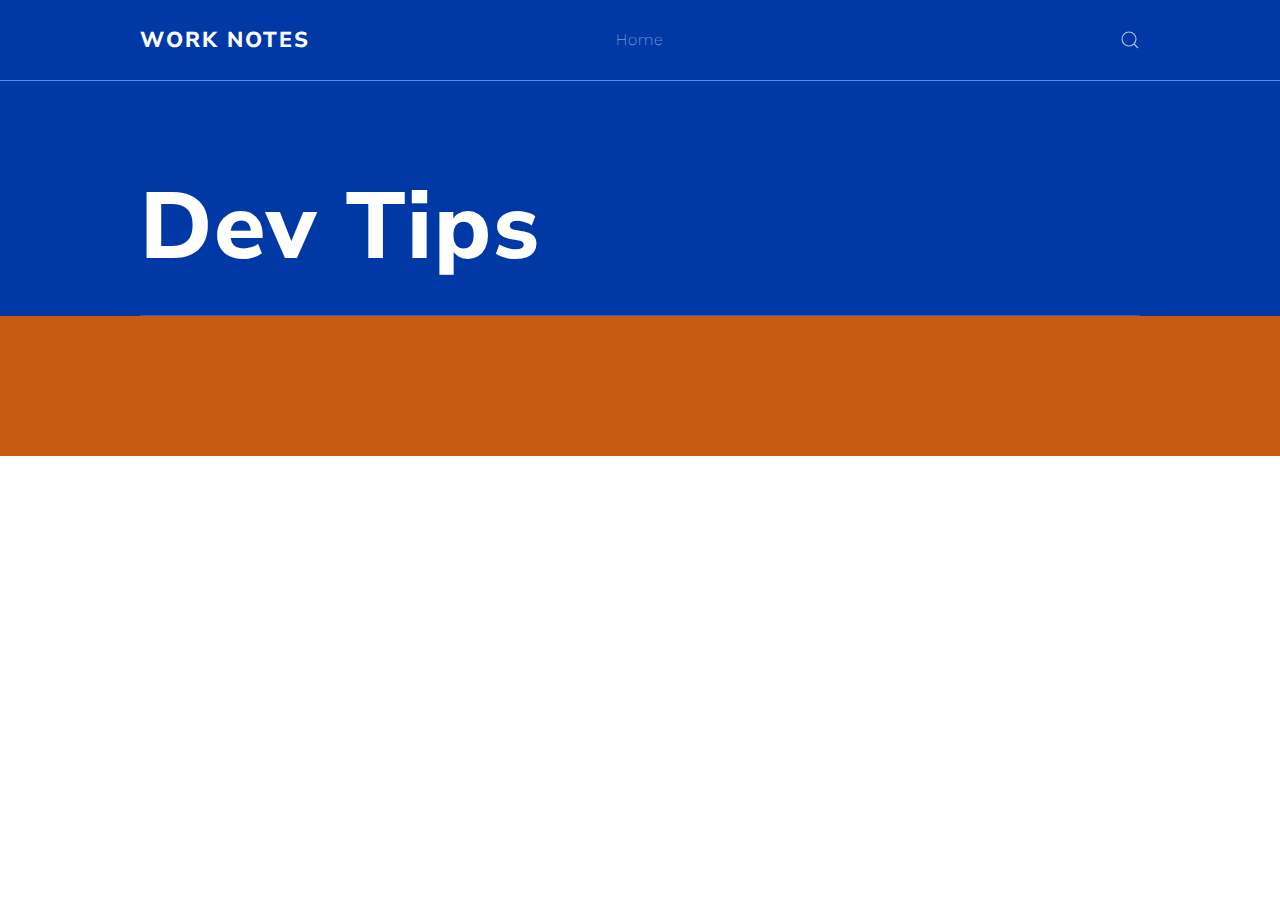
<file: dev-tips.html>
<!DOCTYPE html>
<html lang="en-gb" dir="ltr">

<head>
    <meta charset="utf-8">
    <meta name="viewport" content="width=device-width, initial-scale=1">
    <title>CSS|Sass</title>
    <link href="https://fonts.googleapis.com/css?family=Nunito+Sans:400,800%7CWork+Sans:200,300%7CJosefin+Sans:100" rel="stylesheet">
    <link rel="stylesheet" href="css/main.css" />
    <script src="js/uikit.min.js" defer></script>
    <script src="js/uikit-icons.min.js" defer></script>
</head>

<body class="uk-background-primary uk-light">


    <div data-uk-sticky="sel-target: .uk-navbar-container; cls-active: uk-navbar-sticky">

        <nav class="uk-navbar-container uk-margin uk-light">
            <div class="uk-container">
                <div data-uk-navbar>
                    <div class="uk-navbar-left">
                        <a class="uk-navbar-item uk-logo uk-text-small" href="index.html">WORK NOTES</a>
                    </div>
                    <div class="uk-navbar-center uk-visible@m">

                        <ul class="uk-navbar-nav">
                            <li ><a href="index.html">Home</a></li>
                        </ul>
                    </div>
                    <div class="uk-navbar-right">
                        <a class="uk-navbar-toggle " href="#search" data-uk-search-icon data-uk-toggle></a>
                        <a class="uk-navbar-toggle uk-hidden@m" href="#offcanvas" data-uk-navbar-toggle-icon data-uk-toggle></a>
                    </div>
                </div>
            </div>
        </nav>

    </div>


<section class="tm-margin-large-top">
    <div class="uk-container">

        <h1 class="uk-margin-medium-bottom uk-heading-hero">Dev Tips</h1>

        <hr class="uk-margin-remove">
    </div>
</section>

<footer class="uk-section tm-primary-color-dark uk-light uk-text-center">
    <div class="uk-container">

    </div>
</footer>


<div id="search" class="uk-flex-top uk-background-primary uk-modal-search" data-uk-modal>

    <button class="uk-modal-close-full uk-close-large" type="button" data-uk-close></button>
    <div class="uk-modal-dialog uk-text-center uk-margin-auto-vertical uk-padding-large">

        <form class="uk-search uk-search-large uk-margin-auto">
            <input class="uk-search-input uk-text-center" type="search" placeholder="Search..." autofocus>
        </form>

    </div>
</div>


<div id="offcanvas" data-uk-offcanvas="flip: true; overlay: true">
    <div class="uk-offcanvas-bar">

        <button class="uk-offcanvas-close" type="button" data-uk-close></button>

        <ul class="uk-nav uk-nav-default">
            <li class="uk-nav-header uk-logo">Minimal</li>
            <li class="uk-parent">
                <a href="index.html">Home</a>
                <ul class="uk-nav-sub">
                    <li><a href="green.html">Green</a></li>
                    <li><a href="purple.html">Purple</a></li>
                    <li><a href="red.html">Red</a></li>
                    <li><a href="brown.html">Brown</a></li>
                </ul>
            </li
        </ul>

    </div>
</div>


</body>

</html>
</file>
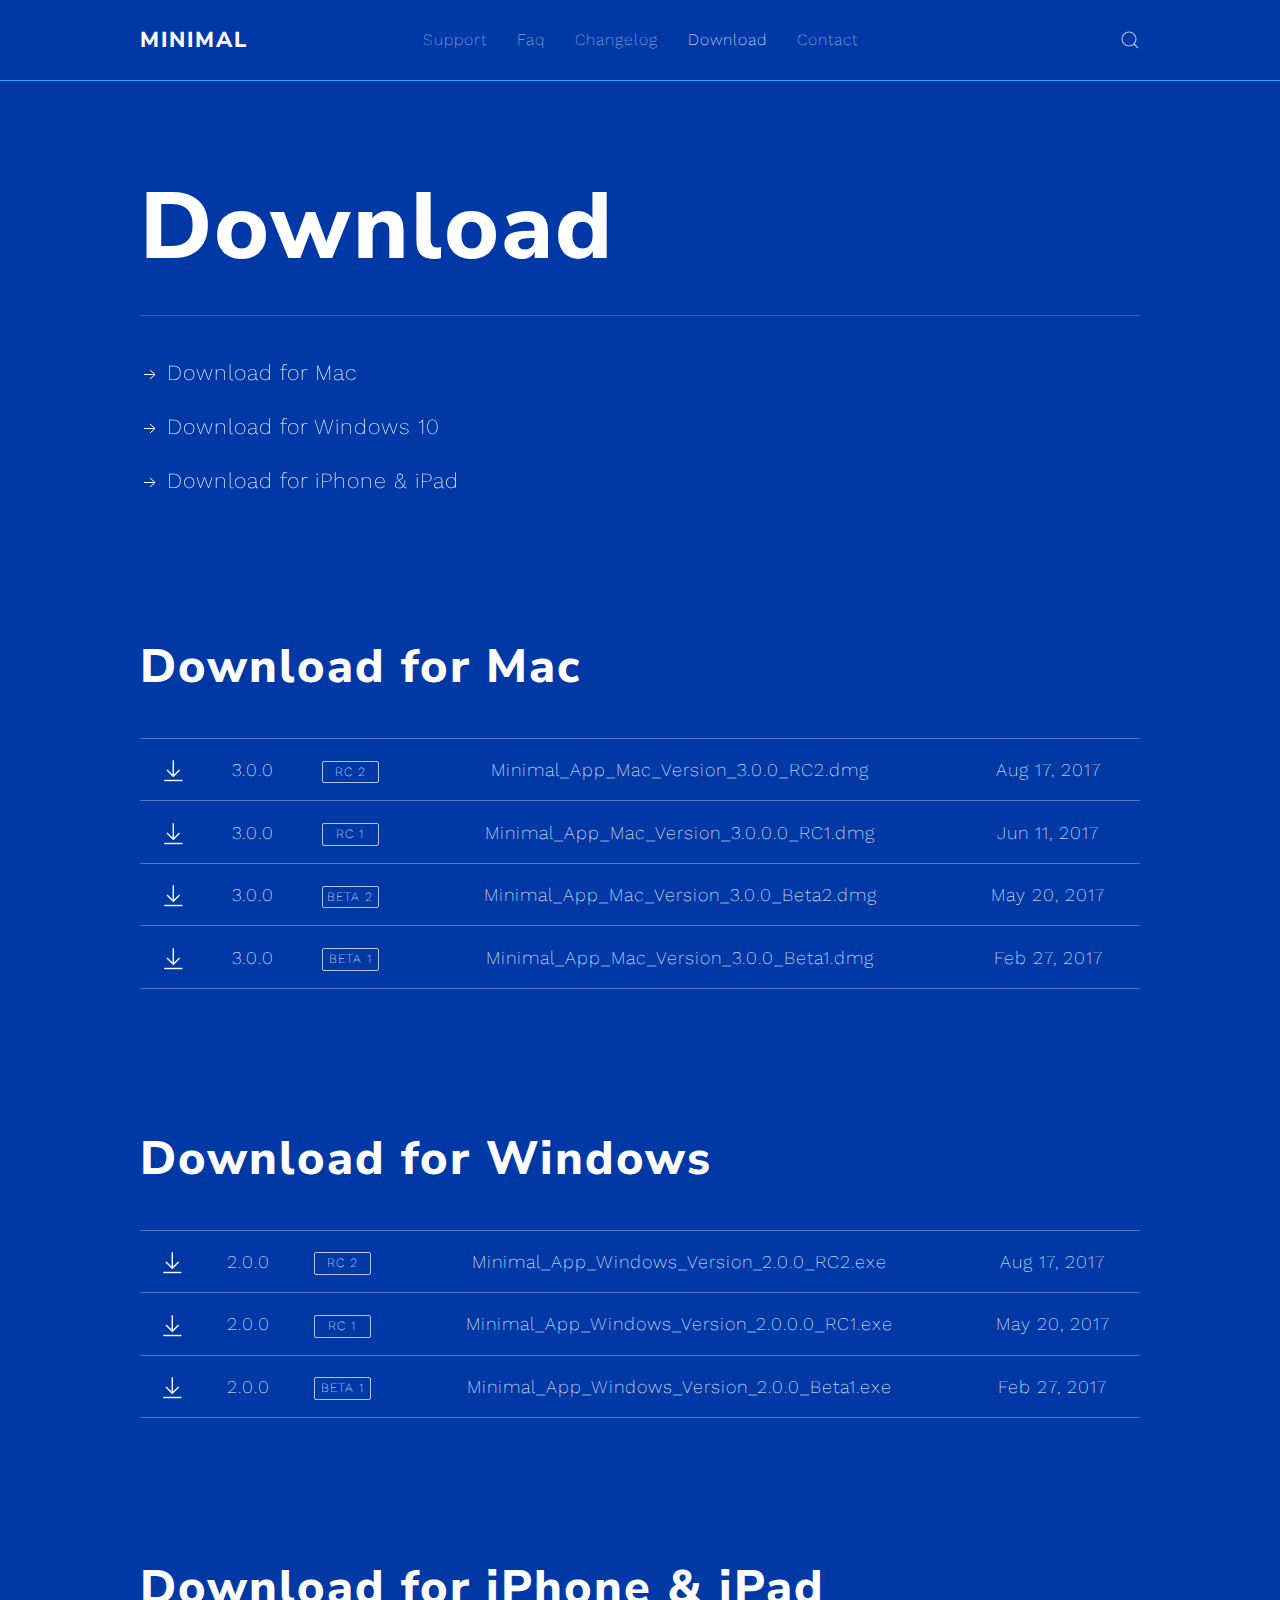
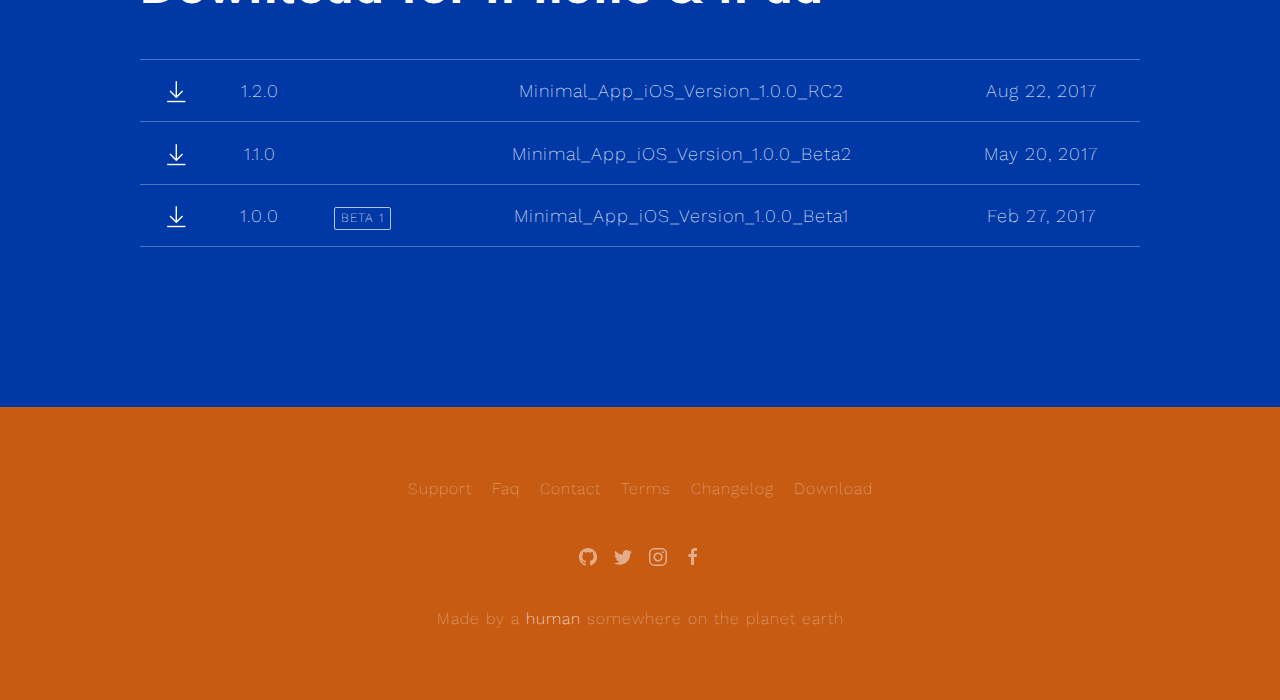
<file: download.html>
<!DOCTYPE html>
<html lang="en-gb" dir="ltr">

<head>
    <meta charset="utf-8">
    <meta name="viewport" content="width=device-width, initial-scale=1">
    <title>Download - Minimal Knowledge Base and Faq HTML Template</title>
    <link href="https://fonts.googleapis.com/css?family=Nunito+Sans:400,800%7CWork+Sans:200,300%7CJosefin+Sans:100" rel="stylesheet">
    <link rel="stylesheet" href="css/main.css" />
    <script src="js/uikit.min.js" defer></script>
    <script src="js/uikit-icons.min.js" defer></script>
</head>

<body class="uk-background-primary uk-light">


    <div data-uk-sticky="sel-target: .uk-navbar-container; cls-active: uk-navbar-sticky">

        <nav class="uk-navbar-container uk-margin uk-light">
            <div class="uk-container">
                <div data-uk-navbar>
                    <div class="uk-navbar-left">
                        <a class="uk-navbar-item uk-logo uk-text-small" href="index.html">MINIMAL</a>
                    </div>
                    <div class="uk-navbar-center uk-visible@m">

                        <ul class="uk-navbar-nav">
                            <li ><a href="index.html">Support</a></li>
                            <li ><a href="faq.html">Faq</a></li>
                            <li ><a href="changelog.html">Changelog</a></li>
                            <li class="uk-active"><a href="download.html">Download</a></li>
                            <li ><a href="contact.html">Contact</a></li>
                        </ul>

                    </div>
                    <div class="uk-navbar-right">
                        <a class="uk-navbar-toggle " href="#search" data-uk-search-icon data-uk-toggle></a>
                        <a class="uk-navbar-toggle uk-hidden@m" href="#offcanvas" data-uk-navbar-toggle-icon data-uk-toggle></a>
                    </div>
                </div>
            </div>
        </nav>

    </div>


<section class="tm-margin-large-top uk-margin-xlarge-bottom">
    <div class="uk-container">

        <h1 class="uk-margin-medium-bottom uk-heading-hero">Download</h1>
        <hr class="uk-margin-remove">

        <ul class="uk-list uk-list-large uk-margin-medium-top">
            <li><a href="#download-1" data-uk-scroll="duration: 400; offset: 140" class="hvr-forward"><span data-uk-icon="icon: arrow-right"></span> Download for Mac</a></li>
            <li><a href="#download-2" data-uk-scroll="duration: 400; offset: 140" class="hvr-forward"><span data-uk-icon="icon: arrow-right"></span> Download for Windows 10</a></li>
            <li><a href="#download-3" data-uk-scroll="duration: 400; offset: 140" class="hvr-forward"><span data-uk-icon="icon: arrow-right"></span> Download for iPhone & iPad</a></li>
        </ul>

        <div class="uk-margin-xlarge-top">
            <h2 id="download-1" class="uk-margin-medium-bottom">Download for Mac</h2>
            <table class="uk-table uk-table-divider uk-table-middle">
                <tbody>
                    <tr>
                        <td><a href="#"><span data-uk-icon="icon: download; ratio: 1.4"></span></a></td>
                        <td>3.0.0</td>
                        <td><span class="tm-label">RC 2</span></td>
                        <td>Minimal_App_Mac_Version_3.0.0_RC2.dmg</td>
                        <td>Aug 17, 2017</td>
                    </tr>
                    <tr>
                        <td><a href="#"><span data-uk-icon="icon: download; ratio: 1.4"></span></a></td>
                        <td>3.0.0</td>
                        <td><span class="tm-label">RC 1</span></td>
                        <td>Minimal_App_Mac_Version_3.0.0.0_RC1.dmg</td>
                        <td>Jun 11, 2017</td>
                    </tr>
                    <tr>
                        <td><a href="#"><span data-uk-icon="icon: download; ratio: 1.4"></span></a></td>
                        <td>3.0.0</td>
                        <td><span class="tm-label">Beta 2</span></td>
                        <td>Minimal_App_Mac_Version_3.0.0_Beta2.dmg</td>
                        <td>May 20, 2017</td>
                    </tr>
                    <tr>
                        <td><a href="#"><span data-uk-icon="icon: download; ratio: 1.4"></span></a></td>
                        <td>3.0.0</td>
                        <td><span class="tm-label">Beta 1</span></td>
                        <td>Minimal_App_Mac_Version_3.0.0_Beta1.dmg</td>
                        <td>Feb 27, 2017</td>
                    </tr>
                </tbody>
            </table>
        </div>

        <div class="uk-margin-xlarge-top">
            <h2 id="download-2" class="uk-margin-medium-bottom">Download for Windows</h2>
            <table class="uk-table uk-table-divider uk-table-middle">
                <tbody>
                    <tr>
                        <td><a href="#"><span data-uk-icon="icon: download; ratio: 1.4"></span></a></td>
                        <td>2.0.0</td>
                        <td><span class="tm-label">RC 2</span></td>
                        <td>Minimal_App_Windows_Version_2.0.0_RC2.exe</td>
                        <td>Aug 17, 2017</td>
                    </tr>
                    <tr>
                        <td><a href="#"><span data-uk-icon="icon: download; ratio: 1.4"></span></a></td>
                        <td>2.0.0</td>
                        <td><span class="tm-label">RC 1</span></td>
                        <td>Minimal_App_Windows_Version_2.0.0.0_RC1.exe</td>
                        <td>May 20, 2017</td>
                    </tr>
                    <tr>
                        <td><a href="#"><span data-uk-icon="icon: download; ratio: 1.4"></span></a></td>
                        <td>2.0.0</td>
                        <td><span class="tm-label">Beta 1</span></td>
                        <td>Minimal_App_Windows_Version_2.0.0_Beta1.exe</td>
                        <td>Feb 27, 2017</td>
                    </tr>
                </tbody>
            </table>
        </div>

        <div class="uk-margin-xlarge-top">
            <h2 id="download-3" class="uk-margin-medium-bottom">Download for iPhone & iPad</h2>
            <table class="uk-table uk-table-divider uk-table-middle">
                <tbody>
                    <tr>
                        <td><a href="#"><span data-uk-icon="icon: download; ratio: 1.4"></span></a></td>
                        <td>1.2.0</td>
                        <td></td>
                        <td>Minimal_App_iOS_Version_1.0.0_RC2</td>
                        <td>Aug 22, 2017</td>
                    </tr>
                    <tr>
                        <td><a href="#"><span data-uk-icon="icon: download; ratio: 1.4"></span></a></td>
                        <td>1.1.0</td>
                        <td></td>
                        <td>Minimal_App_iOS_Version_1.0.0_Beta2</td>
                        <td>May 20, 2017</td>
                    </tr>
                    <tr>
                        <td><a href="#"><span data-uk-icon="icon: download; ratio: 1.4"></span></a></td>
                        <td>1.0.0</td>
                        <td><span class="tm-label">Beta 1</span></td>
                        <td>Minimal_App_iOS_Version_1.0.0_Beta1</td>
                        <td>Feb 27, 2017</td>
                    </tr>
                </tbody>
            </table>
        </div>

    </div>
</section>

<footer class="uk-section tm-primary-color-dark uk-light uk-text-center">
    <div class="uk-container">

        <div>
            <ul class="uk-subnav uk-flex-center">
                <li class="uk-first-column"><a href="support.html">Support</a></li>
                <li><a href="faq.html">Faq</a></li>
                <li><a href="contact.html">Contact</a></li>
                <li><a href="#">Terms</a></li>
                <li><a href="changelog.html">Changelog</a></li>
                <li><a href="download.html">Download</a></li>
            </ul>
        </div>
        <div class="uk-margin-medium">
            <div data-uk-grid class="uk-child-width-auto uk-grid-small uk-flex-center uk-grid">
                <div class="uk-first-column">
                    <a href="https://github.com/" data-uk-icon="icon: github" class="uk-icon-link uk-icon"></a>
                </div>
                <div>
                    <a href="https://twitter.com/" data-uk-icon="icon: twitter" class="uk-icon-link uk-icon"></a>
                </div>
                <div>
                    <a href="https://www.instagram.com/" data-uk-icon="icon: instagram" class="uk-icon-link uk-icon"></a>
                </div>
                <div>
                    <a href="https://www.facebook.com/" data-uk-icon="icon: facebook" class="uk-icon-link uk-icon"></a>
                </div>
            </div>
        </div>
        <div class="uk-margin-medium tm-text-xsmall uk-text-meta copyright">Made by a <a href="https://ivanchromjak.com/">human</a> somewhere on the planet earth</div>

    </div>
</footer>


<div id="search" class="uk-flex-top uk-background-primary uk-modal-search" data-uk-modal>

    <button class="uk-modal-close-full uk-close-large" type="button" data-uk-close></button>
    <div class="uk-modal-dialog uk-text-center uk-margin-auto-vertical uk-padding-large">

        <form class="uk-search uk-search-large uk-margin-auto">
            <input class="uk-search-input uk-text-center" type="search" placeholder="Search..." autofocus>
        </form>

    </div>
</div>


<div id="offcanvas" data-uk-offcanvas="flip: true; overlay: true">
    <div class="uk-offcanvas-bar">

        <button class="uk-offcanvas-close" type="button" data-uk-close></button>

        <ul class="uk-nav uk-nav-default">
            <li class="uk-nav-header uk-logo">Minimal</li>
            <li class="uk-parent">
                <a href="index.html">Support</a>
                <ul class="uk-nav-sub">
                    <li><a href="green.html">Green</a></li>
                    <li><a href="purple.html">Purple</a></li>
                    <li><a href="red.html">Red</a></li>
                    <li><a href="brown.html">Brown</a></li>
                </ul>
            </li>
            <li ><a href="faq.html">Faq</a></li>
            <li ><a href="changelog.html">Changelog</a></li>
            <li class="uk-active"><a href="download.html">Download</a></li>
            <li ><a href="contact.html">Contact</a></li>
        </ul>

    </div>
</div>


</body>

</html>
</file>
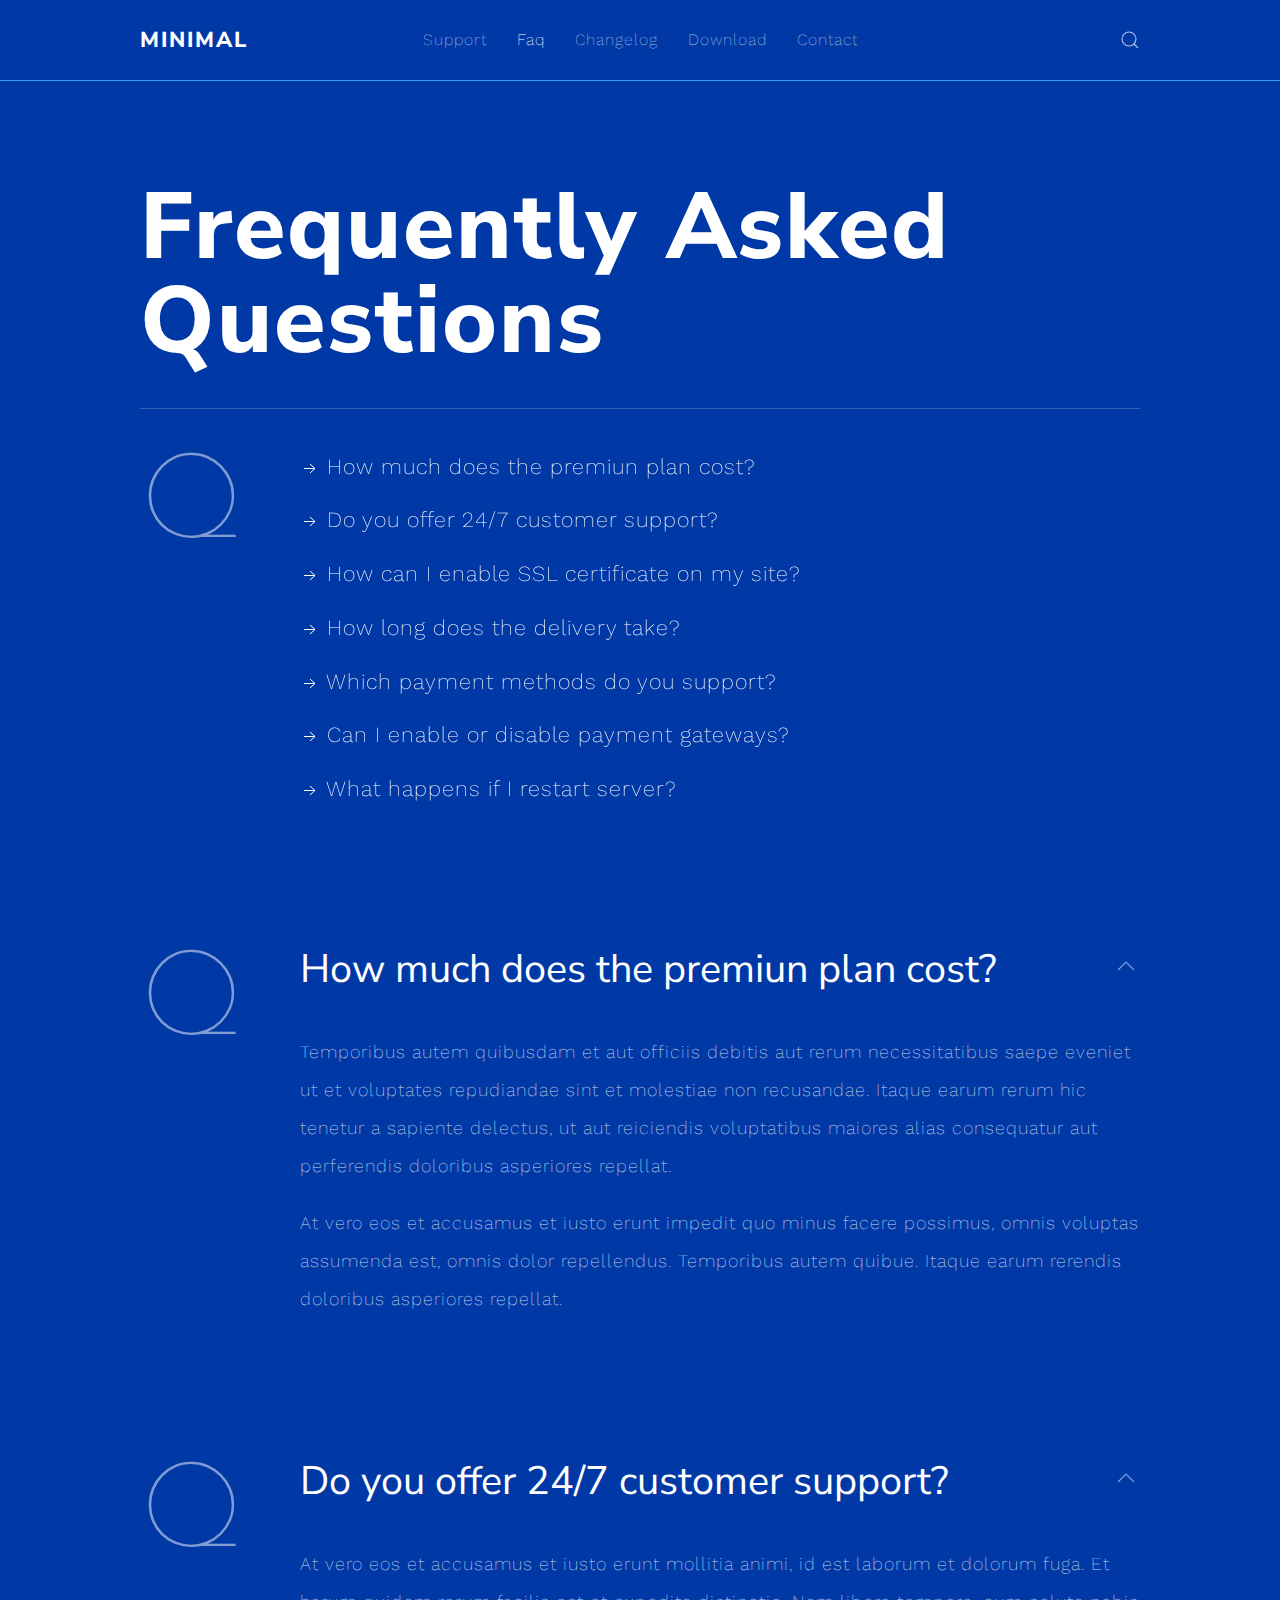
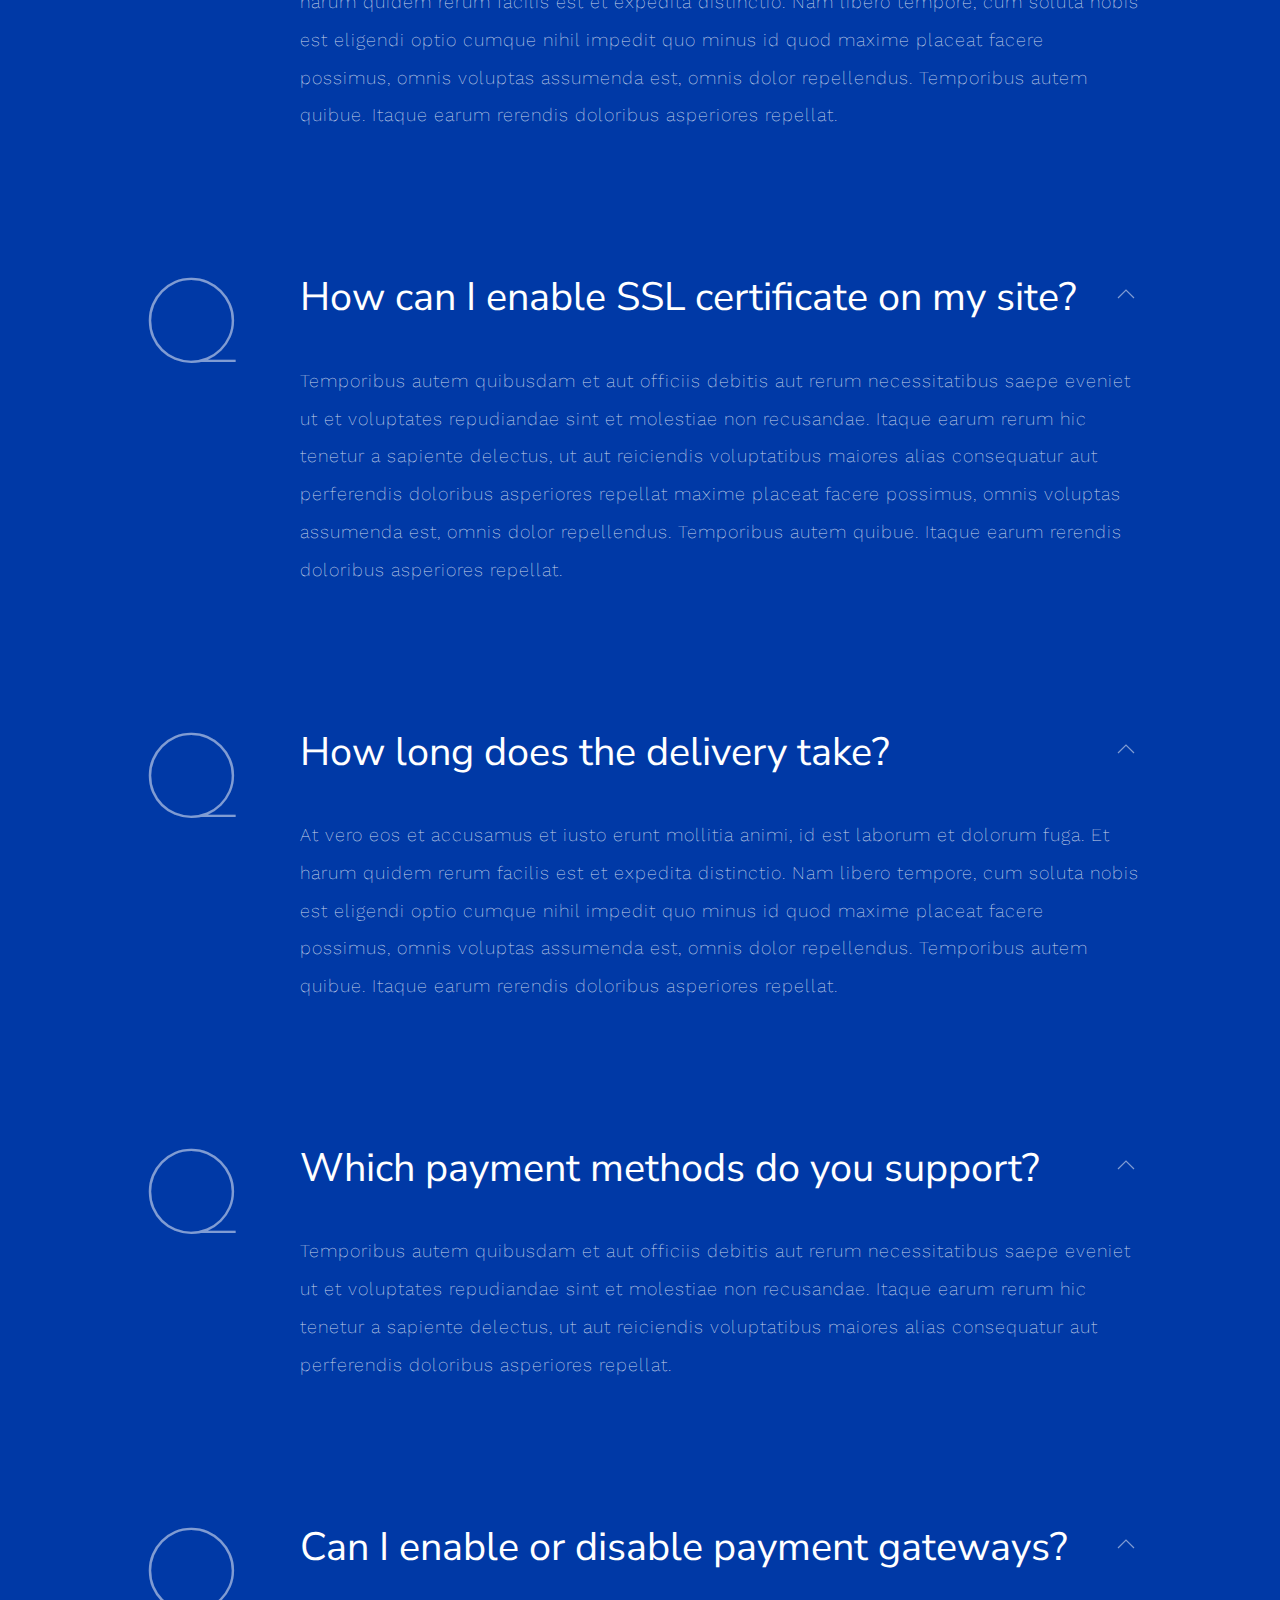
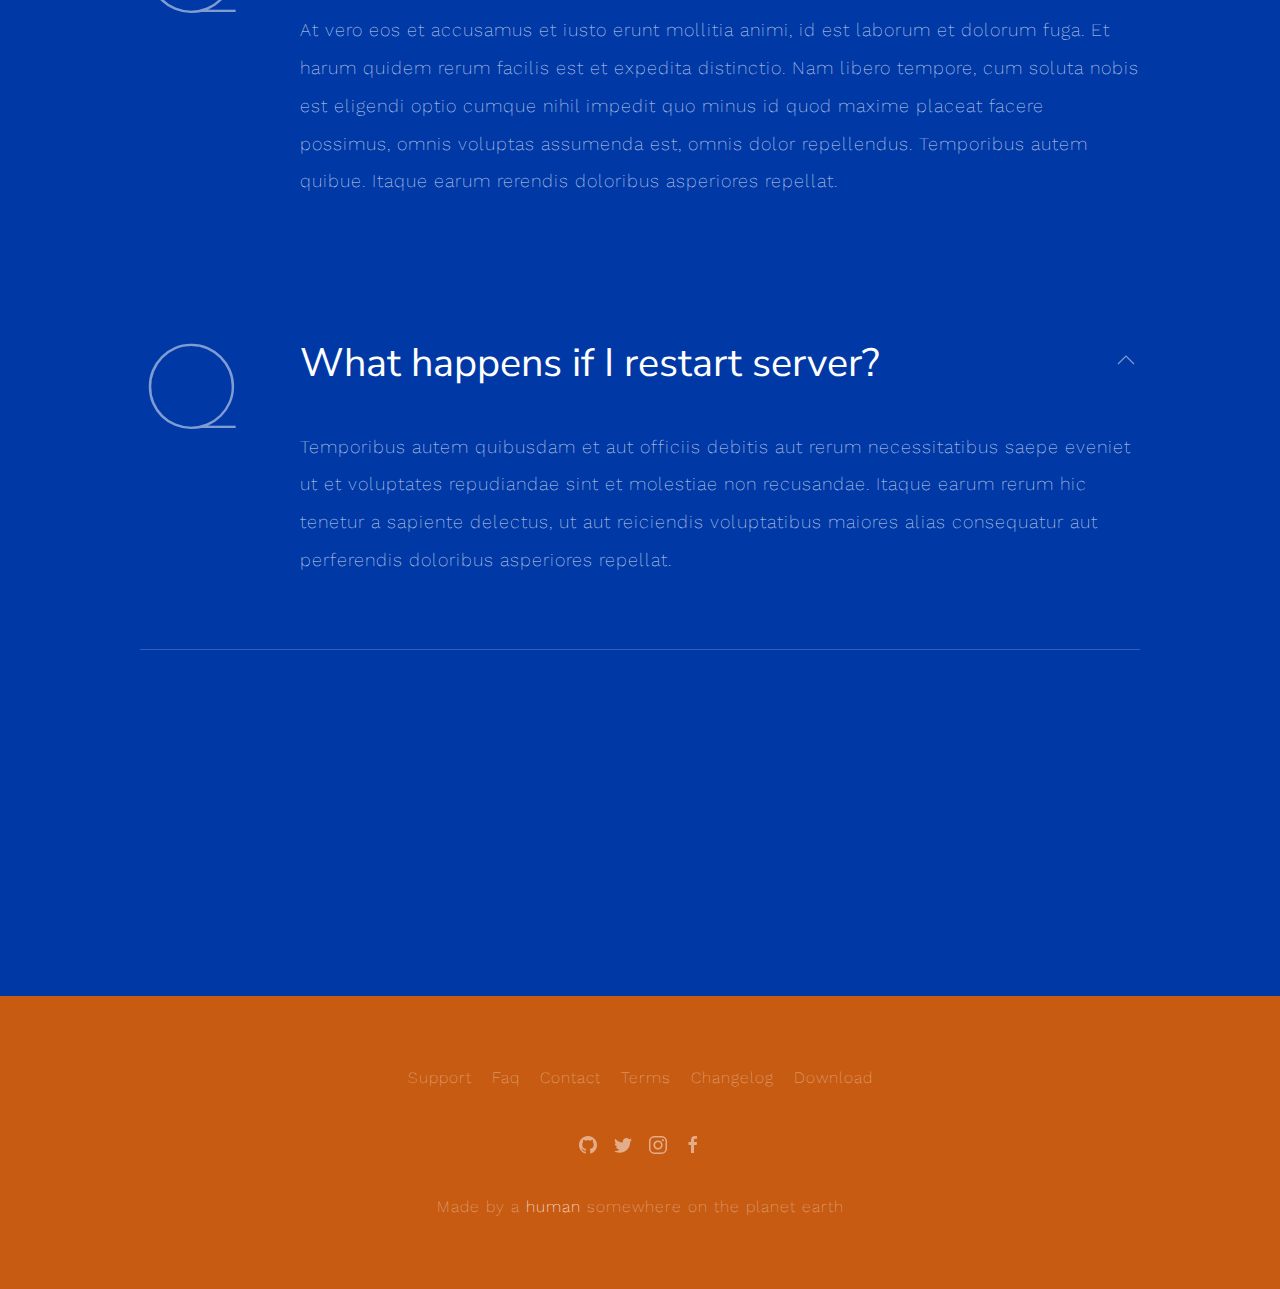
<file: faq.html>
<!DOCTYPE html>
<html lang="en-gb" dir="ltr">

<head>
    <meta charset="utf-8">
    <meta name="viewport" content="width=device-width, initial-scale=1">
    <title>Faq - Minimal Knowledge Base and Faq HTML Template</title>
    <link href="https://fonts.googleapis.com/css?family=Nunito+Sans:400,800%7CWork+Sans:200,300%7CJosefin+Sans:100" rel="stylesheet">
    <link rel="stylesheet" href="css/main.css" />
    <script src="js/uikit.min.js" defer></script>
    <script src="js/uikit-icons.min.js" defer></script>
</head>

<body class="uk-background-primary uk-light">


    <div data-uk-sticky="sel-target: .uk-navbar-container; cls-active: uk-navbar-sticky">

        <nav class="uk-navbar-container uk-margin uk-light">
            <div class="uk-container">
                <div data-uk-navbar>
                    <div class="uk-navbar-left">
                        <a class="uk-navbar-item uk-logo uk-text-small" href="index.html">MINIMAL</a>
                    </div>
                    <div class="uk-navbar-center uk-visible@m">

                        <ul class="uk-navbar-nav">
                            <li ><a href="index.html">Support</a></li>
                            <li class="uk-active"><a href="faq.html">Faq</a></li>
                            <li ><a href="changelog.html">Changelog</a></li>
                            <li ><a href="download.html">Download</a></li>
                            <li ><a href="contact.html">Contact</a></li>
                        </ul>

                    </div>
                    <div class="uk-navbar-right">
                        <a class="uk-navbar-toggle " href="#search" data-uk-search-icon data-uk-toggle></a>
                        <a class="uk-navbar-toggle uk-hidden@m" href="#offcanvas" data-uk-navbar-toggle-icon data-uk-toggle></a>
                    </div>
                </div>
            </div>
        </nav>

    </div>


<section class="tm-margin-large-top tm-faq">
    <div class="uk-container">

        <h1 class="uk-margin-medium-bottom uk-heading-hero">Frequently Asked Questions</h1>

        <hr class="uk-margin-remove">
        <ul class="uk-list uk-list-large uk-margin-medium-top">
            <li><a href="#article-1" data-uk-scroll="duration: 400; offset: 140" class="hvr-forward"><span data-uk-icon="icon: arrow-right"></span> How much does the premiun plan cost?</a></li>
            <li><a href="#article-2" data-uk-scroll="duration: 400; offset: 140" class="hvr-forward"><span data-uk-icon="icon: arrow-right"></span> Do you offer 24/7 customer support?</a></li>
            <li><a href="#article-3" data-uk-scroll="duration: 400; offset: 140" class="hvr-forward"><span data-uk-icon="icon: arrow-right"></span> How can I enable SSL certificate on my site?</a></li>
            <li><a href="#article-4" data-uk-scroll="duration: 400; offset: 140" class="hvr-forward"><span data-uk-icon="icon: arrow-right"></span> How long does the delivery take?</a></li>
            <li><a href="#article-5" data-uk-scroll="duration: 400; offset: 140" class="hvr-forward"><span data-uk-icon="icon: arrow-right"></span> Which payment methods do you support?</a></li>
            <li><a href="#article-6" data-uk-scroll="duration: 400; offset: 140" class="hvr-forward"><span data-uk-icon="icon: arrow-right"></span> Can I enable or disable payment gateways?</a></li>
            <li><a href="#article-7" data-uk-scroll="duration: 400; offset: 140" class="hvr-forward"><span data-uk-icon="icon: arrow-right"></span> What happens if I restart server?</a></li>
        </ul>

        <article class="uk-article uk-margin-xlarge-top">
            <h2 id="article-1" class="uk-article-title uk-margin-medium-bottom">How much does the premiun plan cost?<a href="#" data-uk-totop data-uk-scroll="duration: 400" class="tm-totop uk-float-right uk-margin-small-top"></a></h2>
            <p>Temporibus autem quibusdam et aut officiis debitis aut rerum necessitatibus saepe eveniet ut et voluptates repudiandae sint et molestiae non recusandae. Itaque earum rerum hic tenetur a sapiente delectus, ut aut reiciendis voluptatibus maiores
                alias consequatur aut perferendis doloribus asperiores repellat.</p>
            <p>At vero eos et accusamus et iusto erunt impedit quo minus facere possimus, omnis voluptas assumenda est, omnis dolor repellendus. Temporibus autem quibue. Itaque earum rerendis doloribus asperiores repellat.</p>
        </article>
        <article class="uk-article uk-margin-xlarge-top">
            <h2 id="article-2" class="uk-article-title uk-margin-medium-bottom">Do you offer 24/7 customer support?<a href="#" data-uk-totop data-uk-scroll="duration: 400" class="tm-totop uk-float-right uk-margin-small-top"></a></h2>
            <p>At vero eos et accusamus et iusto erunt mollitia animi, id est laborum et dolorum fuga. Et harum quidem rerum facilis est et expedita distinctio. Nam libero tempore, cum soluta nobis est eligendi optio cumque nihil impedit quo minus id quod
                maxime placeat facere possimus, omnis voluptas assumenda est, omnis dolor repellendus. Temporibus autem quibue. Itaque earum rerendis doloribus asperiores repellat.</p>
        </article>
        <article class="uk-article uk-margin-xlarge-top">
            <h2 id="article-3" class="uk-article-title uk-margin-medium-bottom">How can I enable SSL certificate on my site?<a href="#" data-uk-totop data-uk-scroll="duration: 400" class="tm-totop uk-float-right uk-margin-small-top"></a></h2>
            <p>Temporibus autem quibusdam et aut officiis debitis aut rerum necessitatibus saepe eveniet ut et voluptates repudiandae sint et molestiae non recusandae. Itaque earum rerum hic tenetur a sapiente delectus, ut aut reiciendis voluptatibus maiores
                alias consequatur aut perferendis doloribus asperiores repellat maxime placeat facere possimus, omnis voluptas assumenda est, omnis dolor repellendus. Temporibus autem quibue. Itaque earum rerendis doloribus asperiores repellat.</p>
        </article>
        <article class="uk-article uk-margin-xlarge-top">
            <h2 id="article-4" class="uk-article-title uk-margin-medium-bottom">How long does the delivery take?<a href="#" data-uk-totop data-uk-scroll="duration: 400" class="tm-totop uk-float-right uk-margin-small-top"></a></h2>
            <p>At vero eos et accusamus et iusto erunt mollitia animi, id est laborum et dolorum fuga. Et harum quidem rerum facilis est et expedita distinctio. Nam libero tempore, cum soluta nobis est eligendi optio cumque nihil impedit quo minus id quod
                maxime placeat facere possimus, omnis voluptas assumenda est, omnis dolor repellendus. Temporibus autem quibue. Itaque earum rerendis doloribus asperiores repellat.</p>
        </article>
        <article class="uk-article uk-margin-xlarge-top">
            <h2 id="article-5" class="uk-article-title uk-margin-medium-bottom">Which payment methods do you support?<a href="#" data-uk-totop data-uk-scroll="duration: 400" class="tm-totop uk-float-right uk-margin-small-top"></a></h2>
            <p>Temporibus autem quibusdam et aut officiis debitis aut rerum necessitatibus saepe eveniet ut et voluptates repudiandae sint et molestiae non recusandae. Itaque earum rerum hic tenetur a sapiente delectus, ut aut reiciendis voluptatibus maiores
                alias consequatur aut perferendis doloribus asperiores repellat.</p>
        </article>
        <article class="uk-article uk-margin-xlarge-top">
            <h2 id="article-6" class="uk-article-title uk-margin-medium-bottom">Can I enable or disable payment gateways?<a href="#" data-uk-totop data-uk-scroll="duration: 400" class="tm-totop uk-float-right uk-margin-small-top"></a></h2>
            <p>At vero eos et accusamus et iusto erunt mollitia animi, id est laborum et dolorum fuga. Et harum quidem rerum facilis est et expedita distinctio. Nam libero tempore, cum soluta nobis est eligendi optio cumque nihil impedit quo minus id quod
                maxime placeat facere possimus, omnis voluptas assumenda est, omnis dolor repellendus. Temporibus autem quibue. Itaque earum rerendis doloribus asperiores repellat.</p>
        </article>
        <article class="uk-article uk-margin-xlarge-top">
            <h2 id="article-7" class="uk-article-title uk-margin-medium-bottom">What happens if I restart server?<a href="#" data-uk-totop data-uk-scroll="duration: 400" class="tm-totop uk-float-right uk-margin-small-top"></a></h2>
            <p>Temporibus autem quibusdam et aut officiis debitis aut rerum necessitatibus saepe eveniet ut et voluptates repudiandae sint et molestiae non recusandae. Itaque earum rerum hic tenetur a sapiente delectus, ut aut reiciendis voluptatibus maiores
                alias consequatur aut perferendis doloribus asperiores repellat.</p>
        </article>
    </div>
</section>

<div class="uk-margin-large-top uk-section-primary">
    <div class="uk-container">
        <hr class="uk-margin-remove">
        <div class="uk-grid-large uk-flex-middle uk-margin-xlarge-top uk-margin-xlarge-bottom" data-uk-grid  data-uk-scrollspy="cls: uk-animation-slide-bottom; repeat: true; delay: 100">
            <div class="uk-width-auto@m">
                <p class="uk-text-large">Didn't find an answer to your question?</p>
            </div>
            <div class="uk-width-expand@m">
                <a class="tm-button tm-button-xlarge" href="contact.html">Contact Us</a>
            </div>
        </div>
    </div>
</div>


<footer class="uk-section tm-primary-color-dark uk-light uk-text-center">
    <div class="uk-container">

        <div>
            <ul class="uk-subnav uk-flex-center">
                <li class="uk-first-column"><a href="support.html">Support</a></li>
                <li><a href="faq.html">Faq</a></li>
                <li><a href="contact.html">Contact</a></li>
                <li><a href="#">Terms</a></li>
                <li><a href="changelog.html">Changelog</a></li>
                <li><a href="download.html">Download</a></li>
            </ul>
        </div>
        <div class="uk-margin-medium">
            <div data-uk-grid class="uk-child-width-auto uk-grid-small uk-flex-center uk-grid">
                <div class="uk-first-column">
                    <a href="https://github.com/" data-uk-icon="icon: github" class="uk-icon-link uk-icon"></a>
                </div>
                <div>
                    <a href="https://twitter.com/" data-uk-icon="icon: twitter" class="uk-icon-link uk-icon"></a>
                </div>
                <div>
                    <a href="https://www.instagram.com/" data-uk-icon="icon: instagram" class="uk-icon-link uk-icon"></a>
                </div>
                <div>
                    <a href="https://www.facebook.com/" data-uk-icon="icon: facebook" class="uk-icon-link uk-icon"></a>
                </div>
            </div>
        </div>
        <div class="uk-margin-medium tm-text-xsmall uk-text-meta copyright">Made by a <a href="https://ivanchromjak.com/">human</a> somewhere on the planet earth</div>

    </div>
</footer>


<div id="search" class="uk-flex-top uk-background-primary uk-modal-search" data-uk-modal>

    <button class="uk-modal-close-full uk-close-large" type="button" data-uk-close></button>
    <div class="uk-modal-dialog uk-text-center uk-margin-auto-vertical uk-padding-large">

        <form class="uk-search uk-search-large uk-margin-auto">
            <input class="uk-search-input uk-text-center" type="search" placeholder="Search..." autofocus>
        </form>

    </div>
</div>


<div id="offcanvas" data-uk-offcanvas="flip: true; overlay: true">
    <div class="uk-offcanvas-bar">

        <button class="uk-offcanvas-close" type="button" data-uk-close></button>

        <ul class="uk-nav uk-nav-default">
            <li class="uk-nav-header uk-logo">Minimal</li>
            <li class="uk-parent">
                <a href="index.html">Support</a>
                <ul class="uk-nav-sub">
                    <li><a href="green.html">Green</a></li>
                    <li><a href="purple.html">Purple</a></li>
                    <li><a href="red.html">Red</a></li>
                    <li><a href="brown.html">Brown</a></li>
                </ul>
            </li>
            <li class="uk-active"><a href="faq.html">Faq</a></li>
            <li ><a href="changelog.html">Changelog</a></li>
            <li ><a href="download.html">Download</a></li>
            <li ><a href="contact.html">Contact</a></li>
        </ul>

    </div>
</div>


</body>

</html>
</file>
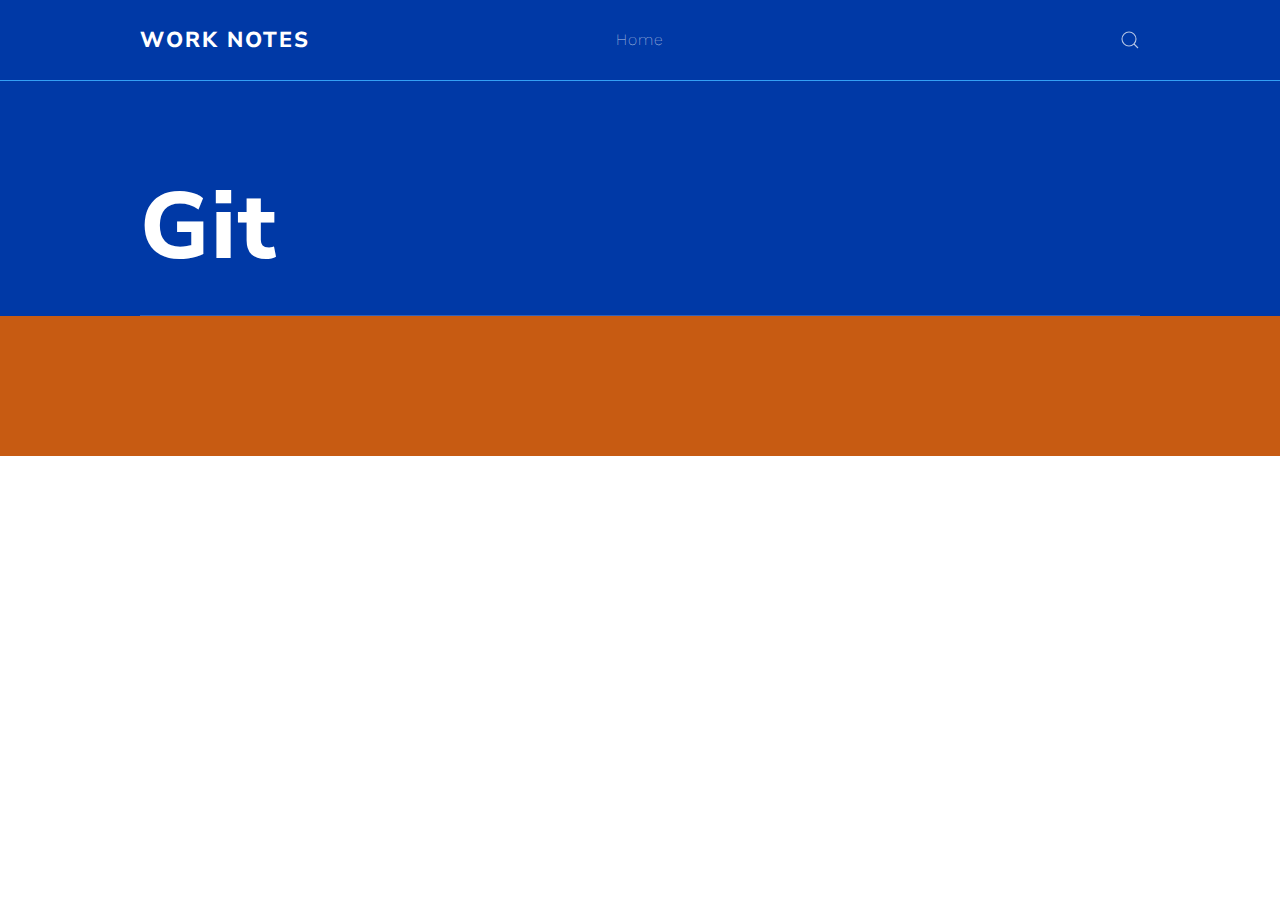
<file: git.html>
<!DOCTYPE html>
<html lang="en-gb" dir="ltr">

<head>
    <meta charset="utf-8">
    <meta name="viewport" content="width=device-width, initial-scale=1">
    <title>CSS|Sass</title>
    <link href="https://fonts.googleapis.com/css?family=Nunito+Sans:400,800%7CWork+Sans:200,300%7CJosefin+Sans:100" rel="stylesheet">
    <link rel="stylesheet" href="css/main.css" />
    <script src="js/uikit.min.js" defer></script>
    <script src="js/uikit-icons.min.js" defer></script>
</head>

<body class="uk-background-primary uk-light">


    <div data-uk-sticky="sel-target: .uk-navbar-container; cls-active: uk-navbar-sticky">

        <nav class="uk-navbar-container uk-margin uk-light">
            <div class="uk-container">
                <div data-uk-navbar>
                    <div class="uk-navbar-left">
                        <a class="uk-navbar-item uk-logo uk-text-small" href="index.html">WORK NOTES</a>
                    </div>
                    <div class="uk-navbar-center uk-visible@m">

                        <ul class="uk-navbar-nav">
                            <li ><a href="index.html">Home</a></li>
                        </ul>
                    </div>
                    <div class="uk-navbar-right">
                        <a class="uk-navbar-toggle " href="#search" data-uk-search-icon data-uk-toggle></a>
                        <a class="uk-navbar-toggle uk-hidden@m" href="#offcanvas" data-uk-navbar-toggle-icon data-uk-toggle></a>
                    </div>
                </div>
            </div>
        </nav>

    </div>


<section class="tm-margin-large-top">
    <div class="uk-container">

        <h1 class="uk-margin-medium-bottom uk-heading-hero">Git</h1>

        <hr class="uk-margin-remove">
    </div>
</section>

<footer class="uk-section tm-primary-color-dark uk-light uk-text-center">
    <div class="uk-container">

    </div>
</footer>


<div id="search" class="uk-flex-top uk-background-primary uk-modal-search" data-uk-modal>

    <button class="uk-modal-close-full uk-close-large" type="button" data-uk-close></button>
    <div class="uk-modal-dialog uk-text-center uk-margin-auto-vertical uk-padding-large">

        <form class="uk-search uk-search-large uk-margin-auto">
            <input class="uk-search-input uk-text-center" type="search" placeholder="Search..." autofocus>
        </form>

    </div>
</div>


<div id="offcanvas" data-uk-offcanvas="flip: true; overlay: true">
    <div class="uk-offcanvas-bar">

        <button class="uk-offcanvas-close" type="button" data-uk-close></button>

        <ul class="uk-nav uk-nav-default">
            <li class="uk-nav-header uk-logo">Minimal</li>
            <li class="uk-parent">
                <a href="index.html">Home</a>
                <ul class="uk-nav-sub">
                    <li><a href="green.html">Green</a></li>
                    <li><a href="purple.html">Purple</a></li>
                    <li><a href="red.html">Red</a></li>
                    <li><a href="brown.html">Brown</a></li>
                </ul>
            </li
        </ul>

    </div>
</div>


</body>

</html>
</file>
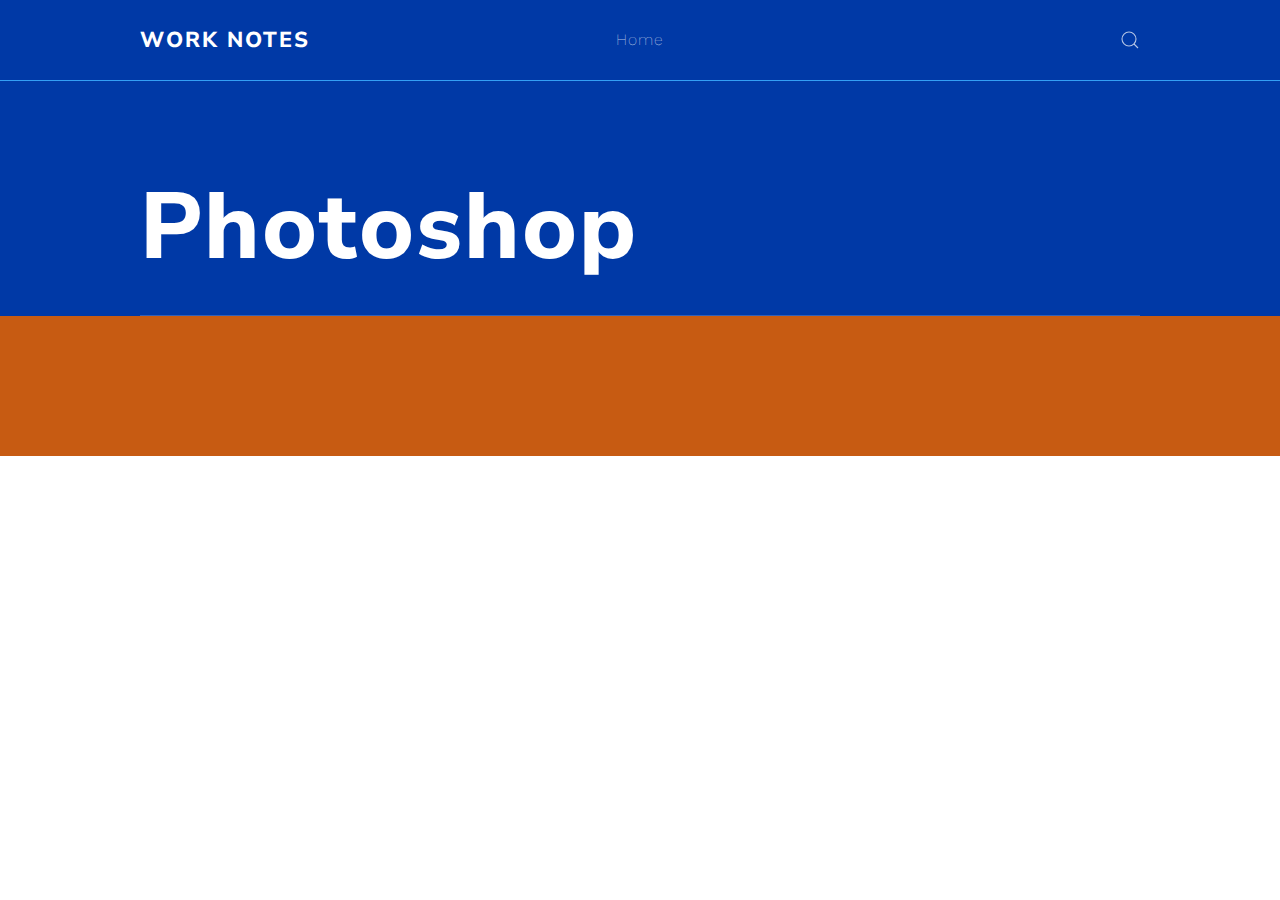
<file: photoshop.html>
<!DOCTYPE html>
<html lang="en-gb" dir="ltr">

<head>
    <meta charset="utf-8">
    <meta name="viewport" content="width=device-width, initial-scale=1">
    <title>CSS|Sass</title>
    <link href="https://fonts.googleapis.com/css?family=Nunito+Sans:400,800%7CWork+Sans:200,300%7CJosefin+Sans:100" rel="stylesheet">
    <link rel="stylesheet" href="css/main.css" />
    <script src="js/uikit.min.js" defer></script>
    <script src="js/uikit-icons.min.js" defer></script>
</head>

<body class="uk-background-primary uk-light">


    <div data-uk-sticky="sel-target: .uk-navbar-container; cls-active: uk-navbar-sticky">

        <nav class="uk-navbar-container uk-margin uk-light">
            <div class="uk-container">
                <div data-uk-navbar>
                    <div class="uk-navbar-left">
                        <a class="uk-navbar-item uk-logo uk-text-small" href="index.html">WORK NOTES</a>
                    </div>
                    <div class="uk-navbar-center uk-visible@m">

                        <ul class="uk-navbar-nav">
                            <li ><a href="index.html">Home</a></li>
                        </ul>
                    </div>
                    <div class="uk-navbar-right">
                        <a class="uk-navbar-toggle " href="#search" data-uk-search-icon data-uk-toggle></a>
                        <a class="uk-navbar-toggle uk-hidden@m" href="#offcanvas" data-uk-navbar-toggle-icon data-uk-toggle></a>
                    </div>
                </div>
            </div>
        </nav>

    </div>


<section class="tm-margin-large-top">
    <div class="uk-container">

        <h1 class="uk-margin-medium-bottom uk-heading-hero">Photoshop</h1>

        <hr class="uk-margin-remove">
    </div>
</section>

<footer class="uk-section tm-primary-color-dark uk-light uk-text-center">
    <div class="uk-container">

    </div>
</footer>


<div id="search" class="uk-flex-top uk-background-primary uk-modal-search" data-uk-modal>

    <button class="uk-modal-close-full uk-close-large" type="button" data-uk-close></button>
    <div class="uk-modal-dialog uk-text-center uk-margin-auto-vertical uk-padding-large">

        <form class="uk-search uk-search-large uk-margin-auto">
            <input class="uk-search-input uk-text-center" type="search" placeholder="Search..." autofocus>
        </form>

    </div>
</div>


<div id="offcanvas" data-uk-offcanvas="flip: true; overlay: true">
    <div class="uk-offcanvas-bar">

        <button class="uk-offcanvas-close" type="button" data-uk-close></button>

        <ul class="uk-nav uk-nav-default">
            <li class="uk-nav-header uk-logo">Minimal</li>
            <li class="uk-parent">
                <a href="index.html">Home</a>
                <ul class="uk-nav-sub">
                    <li><a href="green.html">Green</a></li>
                    <li><a href="purple.html">Purple</a></li>
                    <li><a href="red.html">Red</a></li>
                    <li><a href="brown.html">Brown</a></li>
                </ul>
            </li
        </ul>

    </div>
</div>


</body>

</html>
</file>
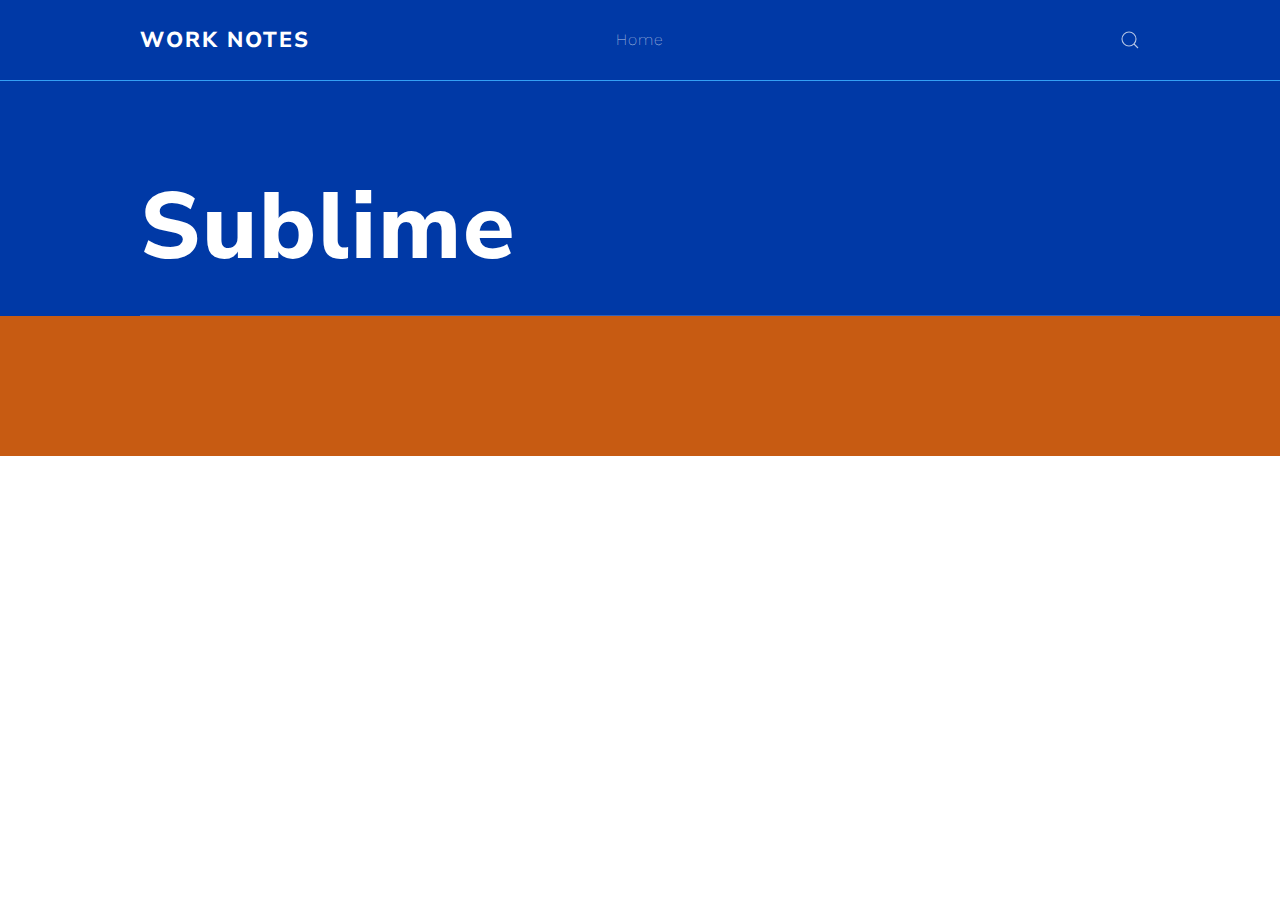
<file: sublime.html>
<!DOCTYPE html>
<html lang="en-gb" dir="ltr">

<head>
    <meta charset="utf-8">
    <meta name="viewport" content="width=device-width, initial-scale=1">
    <title>CSS|Sass</title>
    <link href="https://fonts.googleapis.com/css?family=Nunito+Sans:400,800%7CWork+Sans:200,300%7CJosefin+Sans:100" rel="stylesheet">
    <link rel="stylesheet" href="css/main.css" />
    <script src="js/uikit.min.js" defer></script>
    <script src="js/uikit-icons.min.js" defer></script>
</head>

<body class="uk-background-primary uk-light">


    <div data-uk-sticky="sel-target: .uk-navbar-container; cls-active: uk-navbar-sticky">

        <nav class="uk-navbar-container uk-margin uk-light">
            <div class="uk-container">
                <div data-uk-navbar>
                    <div class="uk-navbar-left">
                        <a class="uk-navbar-item uk-logo uk-text-small" href="index.html">WORK NOTES</a>
                    </div>
                    <div class="uk-navbar-center uk-visible@m">

                        <ul class="uk-navbar-nav">
                            <li ><a href="index.html">Home</a></li>
                        </ul>
                    </div>
                    <div class="uk-navbar-right">
                        <a class="uk-navbar-toggle " href="#search" data-uk-search-icon data-uk-toggle></a>
                        <a class="uk-navbar-toggle uk-hidden@m" href="#offcanvas" data-uk-navbar-toggle-icon data-uk-toggle></a>
                    </div>
                </div>
            </div>
        </nav>

    </div>


<section class="tm-margin-large-top">
    <div class="uk-container">

        <h1 class="uk-margin-medium-bottom uk-heading-hero">Sublime</h1>

        <hr class="uk-margin-remove">
    </div>
</section>

<footer class="uk-section tm-primary-color-dark uk-light uk-text-center">
    <div class="uk-container">

    </div>
</footer>


<div id="search" class="uk-flex-top uk-background-primary uk-modal-search" data-uk-modal>

    <button class="uk-modal-close-full uk-close-large" type="button" data-uk-close></button>
    <div class="uk-modal-dialog uk-text-center uk-margin-auto-vertical uk-padding-large">

        <form class="uk-search uk-search-large uk-margin-auto">
            <input class="uk-search-input uk-text-center" type="search" placeholder="Search..." autofocus>
        </form>

    </div>
</div>


<div id="offcanvas" data-uk-offcanvas="flip: true; overlay: true">
    <div class="uk-offcanvas-bar">

        <button class="uk-offcanvas-close" type="button" data-uk-close></button>

        <ul class="uk-nav uk-nav-default">
            <li class="uk-nav-header uk-logo">Minimal</li>
            <li class="uk-parent">
                <a href="index.html">Home</a>
                <ul class="uk-nav-sub">
                    <li><a href="green.html">Green</a></li>
                    <li><a href="purple.html">Purple</a></li>
                    <li><a href="red.html">Red</a></li>
                    <li><a href="brown.html">Brown</a></li>
                </ul>
            </li
        </ul>

    </div>
</div>


</body>

</html>
</file>
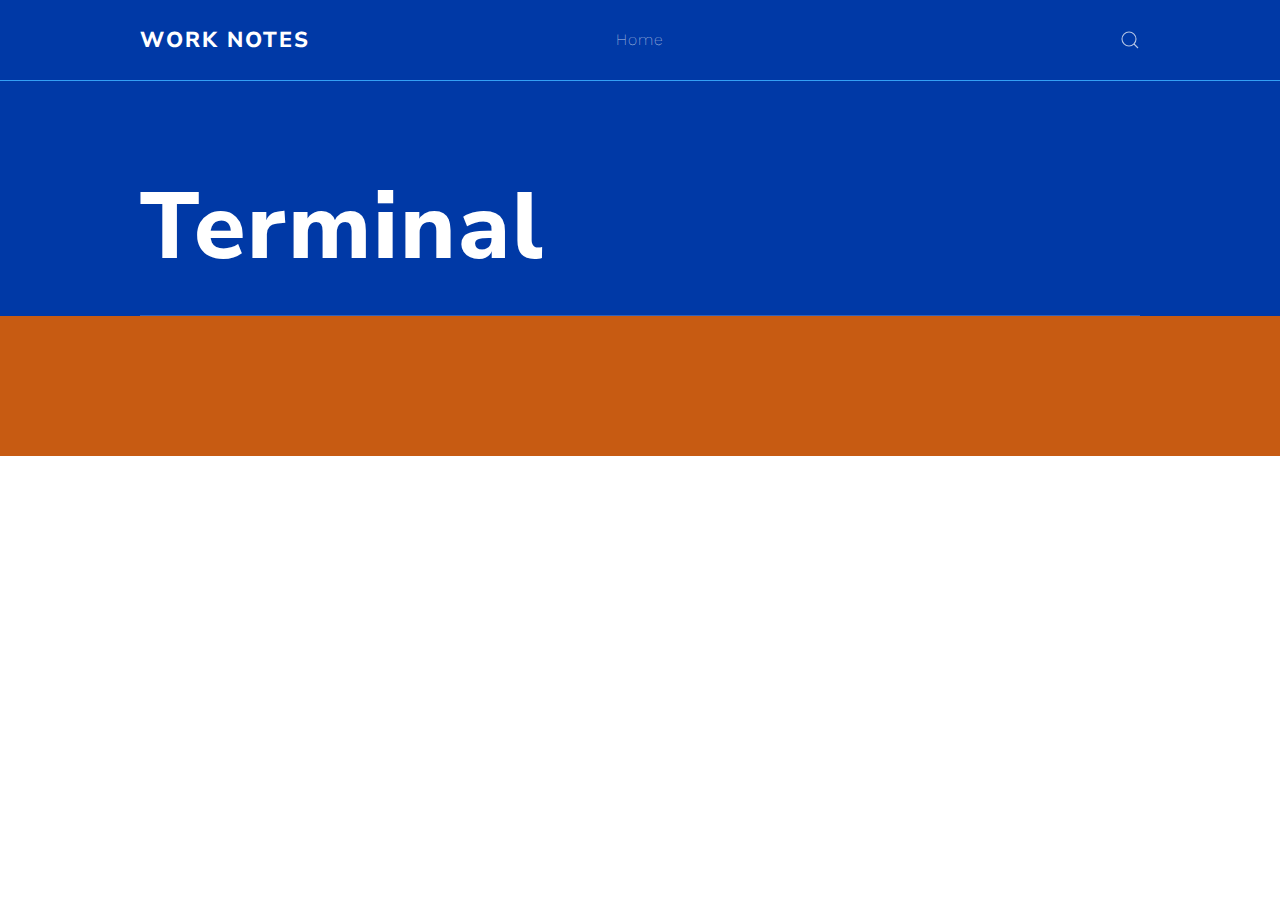
<file: terminal.html>
<!DOCTYPE html>
<html lang="en-gb" dir="ltr">

<head>
    <meta charset="utf-8">
    <meta name="viewport" content="width=device-width, initial-scale=1">
    <title>CSS|Sass</title>
    <link href="https://fonts.googleapis.com/css?family=Nunito+Sans:400,800%7CWork+Sans:200,300%7CJosefin+Sans:100" rel="stylesheet">
    <link rel="stylesheet" href="css/main.css" />
    <script src="js/uikit.min.js" defer></script>
    <script src="js/uikit-icons.min.js" defer></script>
</head>

<body class="uk-background-primary uk-light">


    <div data-uk-sticky="sel-target: .uk-navbar-container; cls-active: uk-navbar-sticky">

        <nav class="uk-navbar-container uk-margin uk-light">
            <div class="uk-container">
                <div data-uk-navbar>
                    <div class="uk-navbar-left">
                        <a class="uk-navbar-item uk-logo uk-text-small" href="index.html">WORK NOTES</a>
                    </div>
                    <div class="uk-navbar-center uk-visible@m">

                        <ul class="uk-navbar-nav">
                            <li ><a href="index.html">Home</a></li>
                        </ul>
                    </div>
                    <div class="uk-navbar-right">
                        <a class="uk-navbar-toggle " href="#search" data-uk-search-icon data-uk-toggle></a>
                        <a class="uk-navbar-toggle uk-hidden@m" href="#offcanvas" data-uk-navbar-toggle-icon data-uk-toggle></a>
                    </div>
                </div>
            </div>
        </nav>

    </div>


<section class="tm-margin-large-top">
    <div class="uk-container">

        <h1 class="uk-margin-medium-bottom uk-heading-hero">Terminal</h1>

        <hr class="uk-margin-remove">
    </div>
</section>

<footer class="uk-section tm-primary-color-dark uk-light uk-text-center">
    <div class="uk-container">

    </div>
</footer>


<div id="search" class="uk-flex-top uk-background-primary uk-modal-search" data-uk-modal>

    <button class="uk-modal-close-full uk-close-large" type="button" data-uk-close></button>
    <div class="uk-modal-dialog uk-text-center uk-margin-auto-vertical uk-padding-large">

        <form class="uk-search uk-search-large uk-margin-auto">
            <input class="uk-search-input uk-text-center" type="search" placeholder="Search..." autofocus>
        </form>

    </div>
</div>


<div id="offcanvas" data-uk-offcanvas="flip: true; overlay: true">
    <div class="uk-offcanvas-bar">

        <button class="uk-offcanvas-close" type="button" data-uk-close></button>

        <ul class="uk-nav uk-nav-default">
            <li class="uk-nav-header uk-logo">Minimal</li>
            <li class="uk-parent">
                <a href="index.html">Home</a>
                <ul class="uk-nav-sub">
                    <li><a href="green.html">Green</a></li>
                    <li><a href="purple.html">Purple</a></li>
                    <li><a href="red.html">Red</a></li>
                    <li><a href="brown.html">Brown</a></li>
                </ul>
            </li
        </ul>

    </div>
</div>


</body>

</html>
</file>
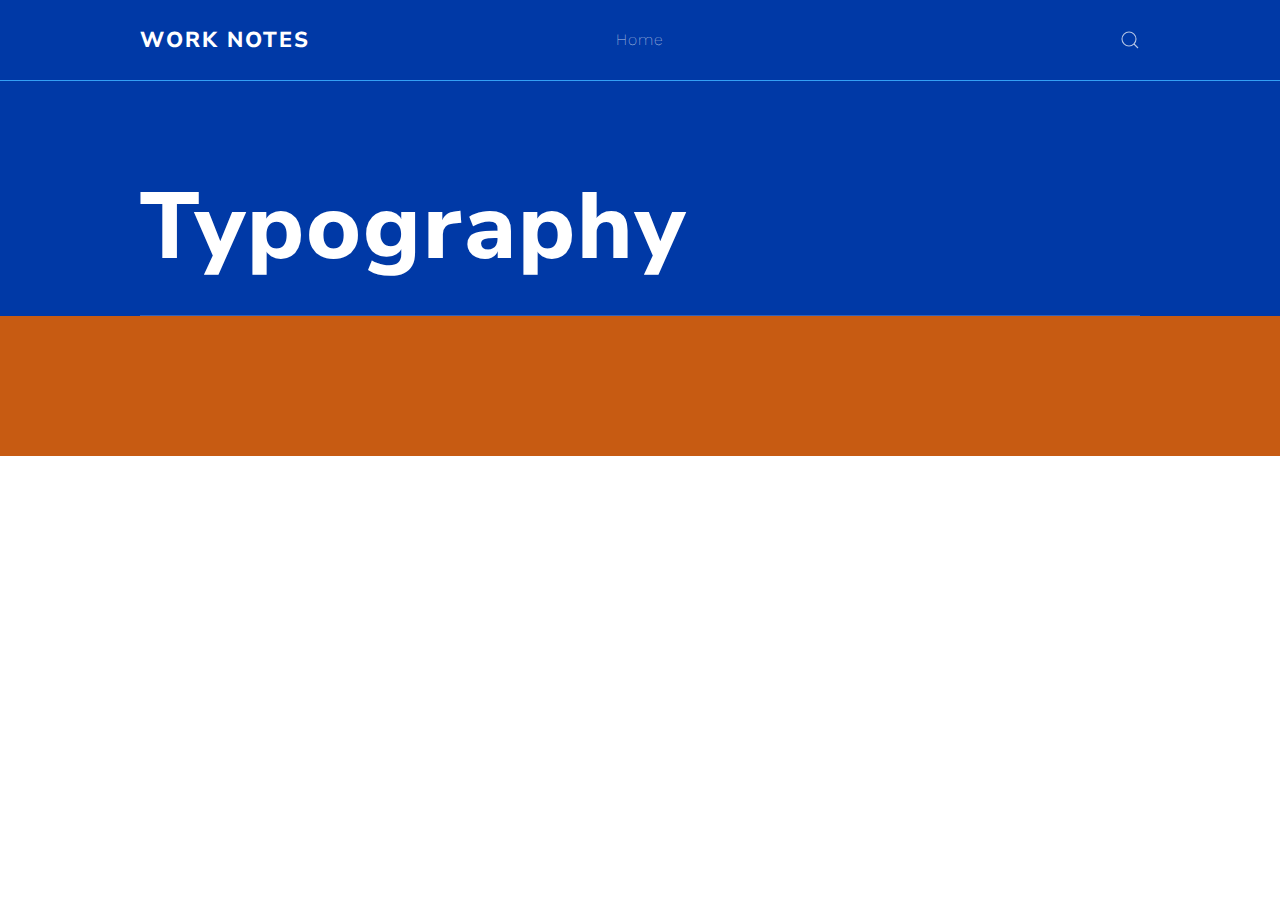
<file: typography.html>
<!DOCTYPE html>
<html lang="en-gb" dir="ltr">

<head>
    <meta charset="utf-8">
    <meta name="viewport" content="width=device-width, initial-scale=1">
    <title>CSS|Sass</title>
    <link href="https://fonts.googleapis.com/css?family=Nunito+Sans:400,800%7CWork+Sans:200,300%7CJosefin+Sans:100" rel="stylesheet">
    <link rel="stylesheet" href="css/main.css" />
    <script src="js/uikit.min.js" defer></script>
    <script src="js/uikit-icons.min.js" defer></script>
</head>

<body class="uk-background-primary uk-light">


    <div data-uk-sticky="sel-target: .uk-navbar-container; cls-active: uk-navbar-sticky">

        <nav class="uk-navbar-container uk-margin uk-light">
            <div class="uk-container">
                <div data-uk-navbar>
                    <div class="uk-navbar-left">
                        <a class="uk-navbar-item uk-logo uk-text-small" href="index.html">WORK NOTES</a>
                    </div>
                    <div class="uk-navbar-center uk-visible@m">

                        <ul class="uk-navbar-nav">
                            <li ><a href="index.html">Home</a></li>
                        </ul>
                    </div>
                    <div class="uk-navbar-right">
                        <a class="uk-navbar-toggle " href="#search" data-uk-search-icon data-uk-toggle></a>
                        <a class="uk-navbar-toggle uk-hidden@m" href="#offcanvas" data-uk-navbar-toggle-icon data-uk-toggle></a>
                    </div>
                </div>
            </div>
        </nav>

    </div>


<section class="tm-margin-large-top">
    <div class="uk-container">

        <h1 class="uk-margin-medium-bottom uk-heading-hero">Typography</h1>

        <hr class="uk-margin-remove">
    </div>
</section>

<footer class="uk-section tm-primary-color-dark uk-light uk-text-center">
    <div class="uk-container">

    </div>
</footer>


<div id="search" class="uk-flex-top uk-background-primary uk-modal-search" data-uk-modal>

    <button class="uk-modal-close-full uk-close-large" type="button" data-uk-close></button>
    <div class="uk-modal-dialog uk-text-center uk-margin-auto-vertical uk-padding-large">

        <form class="uk-search uk-search-large uk-margin-auto">
            <input class="uk-search-input uk-text-center" type="search" placeholder="Search..." autofocus>
        </form>

    </div>
</div>


<div id="offcanvas" data-uk-offcanvas="flip: true; overlay: true">
    <div class="uk-offcanvas-bar">

        <button class="uk-offcanvas-close" type="button" data-uk-close></button>

        <ul class="uk-nav uk-nav-default">
            <li class="uk-nav-header uk-logo">Minimal</li>
            <li class="uk-parent">
                <a href="index.html">Home</a>
                <ul class="uk-nav-sub">
                    <li><a href="green.html">Green</a></li>
                    <li><a href="purple.html">Purple</a></li>
                    <li><a href="red.html">Red</a></li>
                    <li><a href="brown.html">Brown</a></li>
                </ul>
            </li
        </ul>

    </div>
</div>


</body>

</html>
</file>
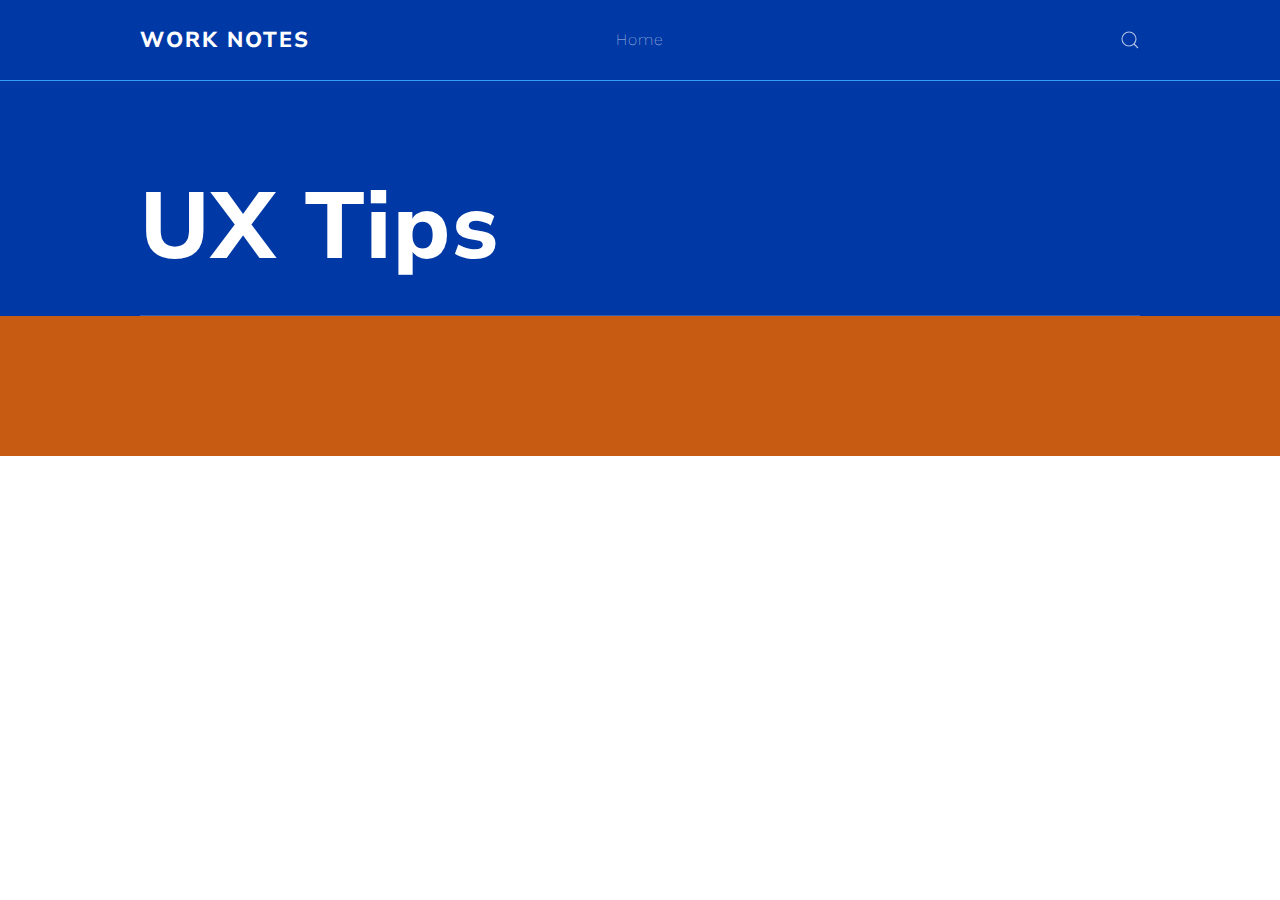
<file: ux-tips.html>
<!DOCTYPE html>
<html lang="en-gb" dir="ltr">

<head>
    <meta charset="utf-8">
    <meta name="viewport" content="width=device-width, initial-scale=1">
    <title>CSS|Sass</title>
    <link href="https://fonts.googleapis.com/css?family=Nunito+Sans:400,800%7CWork+Sans:200,300%7CJosefin+Sans:100" rel="stylesheet">
    <link rel="stylesheet" href="css/main.css" />
    <script src="js/uikit.min.js" defer></script>
    <script src="js/uikit-icons.min.js" defer></script>
</head>

<body class="uk-background-primary uk-light">


    <div data-uk-sticky="sel-target: .uk-navbar-container; cls-active: uk-navbar-sticky">

        <nav class="uk-navbar-container uk-margin uk-light">
            <div class="uk-container">
                <div data-uk-navbar>
                    <div class="uk-navbar-left">
                        <a class="uk-navbar-item uk-logo uk-text-small" href="index.html">WORK NOTES</a>
                    </div>
                    <div class="uk-navbar-center uk-visible@m">

                        <ul class="uk-navbar-nav">
                            <li ><a href="index.html">Home</a></li>
                        </ul>
                    </div>
                    <div class="uk-navbar-right">
                        <a class="uk-navbar-toggle " href="#search" data-uk-search-icon data-uk-toggle></a>
                        <a class="uk-navbar-toggle uk-hidden@m" href="#offcanvas" data-uk-navbar-toggle-icon data-uk-toggle></a>
                    </div>
                </div>
            </div>
        </nav>

    </div>


<section class="tm-margin-large-top">
    <div class="uk-container">

        <h1 class="uk-margin-medium-bottom uk-heading-hero">UX Tips</h1>

        <hr class="uk-margin-remove">
    </div>
</section>

<footer class="uk-section tm-primary-color-dark uk-light uk-text-center">
    <div class="uk-container">

    </div>
</footer>


<div id="search" class="uk-flex-top uk-background-primary uk-modal-search" data-uk-modal>

    <button class="uk-modal-close-full uk-close-large" type="button" data-uk-close></button>
    <div class="uk-modal-dialog uk-text-center uk-margin-auto-vertical uk-padding-large">

        <form class="uk-search uk-search-large uk-margin-auto">
            <input class="uk-search-input uk-text-center" type="search" placeholder="Search..." autofocus>
        </form>

    </div>
</div>


<div id="offcanvas" data-uk-offcanvas="flip: true; overlay: true">
    <div class="uk-offcanvas-bar">

        <button class="uk-offcanvas-close" type="button" data-uk-close></button>

        <ul class="uk-nav uk-nav-default">
            <li class="uk-nav-header uk-logo">Minimal</li>
            <li class="uk-parent">
                <a href="index.html">Home</a>
                <ul class="uk-nav-sub">
                    <li><a href="green.html">Green</a></li>
                    <li><a href="purple.html">Purple</a></li>
                    <li><a href="red.html">Red</a></li>
                    <li><a href="brown.html">Brown</a></li>
                </ul>
            </li
        </ul>

    </div>
</div>


</body>

</html>
</file>
<file: css/main.css>
@charset "UTF-8";
/* ========================================================================
[Table of contents]

Components:

    1.      Base
    2.      Link
    3.      Heading
    4.      Divider
    5.      List
    6.      Description list
    7.      Table
    8.      Icon
    9.      Form Range
    10.     Form
    11.     Button
    12.     Section
    13.     Container
    14.     Grid
    15.     Tile
    16.     Card
    17.     Close
    18.     Spinner
    19.     Totop
    20.     Marker
    21.     Alert
    22.     Badge
    23.     Label
    24.     Overlay
    25.     Article
    26.     Comment
    27.     Search
    28.     Nav
    29.     Navbar
    30.     Subnav
    31.     Breadcrumb
    32.     Pagination
    33.     Tab
    34.     Slidenav
    35.     Dotnav
    36.     Accordion
    37.     Drop
    38.     Dropdown
    39.     Modal
    40.     Lightbox
    41.     Slideshow
    42.     Sticky
    43.     Off-canvas
    44.     Notification
    45.     Tooltip
    46.     Progress
    47.     Sortable
    48.     Countdown
    49.     Text
    50.     Cover
    51.     Flex
    52.     Utility
    53.     Position
    54.     Inverse
    55.     Print
    56.     Responsive

========================================================================== */
/* ========================================================================
   Component: Base
 ========================================================================== */
/*
 * 1. Set `font-size` to support `rem` units
 *    Not using `font` property because a leading hyphen (e.g. -apple-system) causes the font to break in IE11 and Edge
 * 2. Prevent adjustments of font size after orientation changes in IE and iOS.
 * 3. Style
 */
html {
  /* 1 */
  font-family: "Work Sans", sans-serif;
  font-size: 18px;
  font-weight: 200;
  line-height: 1.5;
  /* 2 */
  -webkit-text-size-adjust: 100%;
  -ms-text-size-adjust: 100%;
  /* 3 */
  background: #fff;
  color: #666;
  letter-spacing: 1px;
}

/*
 * Removes default margin.
 */
body {
  margin: 0;
}

/* Links
 ========================================================================== */
/*
 * 1. Remove the gray background on active links in IE 10.
 * 2. Remove gaps in links underline in iOS 8+ and Safari 8+.
 */
a {
  /* 1 */
  background-color: transparent;
  /* 2 */
  -webkit-text-decoration-skip: objects;
}

/*
 * Remove the outline on focused links when they are also active or hovered
 */
a:active,
a:hover {
  outline: none;
}

/*
 * Style
 */
a,
.uk-link {
  color: #0039a6;
  text-decoration: none;
  cursor: pointer;
}

a:hover,
.uk-link:hover {
  color: #0f6ecd;
  text-decoration: none;
}

/* Text-level semantics
 ========================================================================== */
/*
 * 1. Remove the bottom border in Firefox 39-.
 * 2. Add the correct text decoration in Chrome, Edge, IE, Opera, and Safari.
 */
abbr[title] {
  border-bottom: none;
  /* 1 */
  text-decoration: underline;
  /* 2 */
  text-decoration: underline dotted;
  /* 2 */
}

/*
 * 1. Prevent the duplicate application of `bolder` by the next rule in Safari 6.
 * 2. Add the correct font weight in Chrome, Edge, and Safari.
 */
/* 1 */
b,
strong {
  font-weight: inherit;
}

/* 2 */
b,
strong {
  font-weight: bolder;
}

/*
 * 1. Correct the odd `em` font sizing in all browsers.
 * 2. Consolas has a better baseline in running text compared to `Courier`
 * 3. Style
 */
:not(pre) > code,
:not(pre) > kbd,
:not(pre) > samp {
  /* 1 */
  font-size: 0.875rem;
  /* 2 */
  font-family: Consolas, monaco, monospace;
  /* 3 */
  color: #f0506e;
  white-space: nowrap;
  padding: 2px 6px;
  background: #f8f8f8;
}

/*
 * Emphasize
 */
em {
  color: #f0506e;
}

/*
 * Insert
 */
ins {
  background: #ffd;
  color: #666;
  text-decoration: none;
}

/*
 * Mark
 */
mark {
  background: #ffd;
  color: #666;
}

/*
 * Quote
 */
q {
  font-style: italic;
}

/*
 * Add the correct font size in all browsers.
 */
small {
  font-size: 80%;
}

/*
 * Prevents `sub` and `sup` affecting `line-height` in all browsers.
 */
sub,
sup {
  font-size: 75%;
  line-height: 0;
  position: relative;
  vertical-align: baseline;
}

sup {
  top: -0.5em;
}

sub {
  bottom: -0.25em;
}

/* Embedded content
 ========================================================================== */
/*
 * Remove the gap between embedded content and the bottom of their containers.
 */
audio,
canvas,
iframe,
img,
svg,
video {
  vertical-align: middle;
}

/*
 * Responsiveness
 * 1. Set a maximum width
 * 2. Auto scale the height. Only needed if `height` attribute is present
 * 2. Corrects `max-width` behavior if padding and border are used
 */
audio,
canvas,
img,
video {
  /* 1 */
  max-width: 100%;
  /* 2 */
  height: auto;
  /* 3 */
  box-sizing: border-box;
}

/*
 * Remove the border on images inside links in IE 10-.
 */
img {
  border-style: none;
}

/*
 * Hide the overflow in IE.
 */
svg:not(:root) {
  overflow: hidden;
}

/* Block elements
 ========================================================================== */
/*
 * Margins
 */
p,
ul,
ol,
dl,
pre,
address,
fieldset,
figure {
  margin: 0 0 20px 0;
}

/* Add margin if adjacent element */
* + p,
* + ul,
* + ol,
* + dl,
* + pre,
* + address,
* + fieldset,
* + figure {
  margin-top: 20px;
}

/* Headings
 ========================================================================== */
h1, .uk-h1,
h2, .uk-h2,
h3, .uk-h3,
h4, .uk-h4,
h5, .uk-h5,
h6, .uk-h6 {
  margin: 0 0 20px 0;
  font-family: "Nunito Sans", sans-serif;
  font-weight: 800;
  color: #333;
  text-transform: none;
  letter-spacing: 2px;
}

/* Add margin if adjacent element */
* + h1, * + .uk-h1,
* + h2, * + .uk-h2,
* + h3, * + .uk-h3,
* + h4, * + .uk-h4,
* + h5, * + .uk-h5,
* + h6, * + .uk-h6 {
  margin-top: 40px;
}

/*
 * Sizes
 */
h1, .uk-h1 {
  font-size: 3.6rem;
  line-height: 1.2;
}

h2, .uk-h2 {
  font-size: 2.6rem;
  line-height: 1.3;
}

h3, .uk-h3 {
  font-size: 1.5rem;
  line-height: 1.4;
}

h4, .uk-h4 {
  font-size: 1.25rem;
  line-height: 1.4;
}

h5, .uk-h5 {
  font-size: 18px;
  line-height: 1.4;
}

h6, .uk-h6 {
  font-size: 0.875rem;
  line-height: 1.4;
}

/* Lists
 ========================================================================== */
ul,
ol {
  padding-left: 30px;
}

/*
 * Reset margin for nested lists
 */
ul > li > ul,
ul > li > ol,
ol > li > ol,
ol > li > ul {
  margin: 0;
}

/* Description lists
 ========================================================================== */
dt {
  font-weight: bold;
}

dd {
  margin-left: 0;
}

/* Horizontal rules
 ========================================================================== */
/*
 * 1. Add the correct box sizing and height in Firefox.
 * 2. Show the overflow in Edge and IE.
 * 3. Add the correct text-align in Edge and IE.
 * 4. Style
 */
hr, .uk-hr {
  /* 1 */
  box-sizing: content-box;
  height: 0;
  /* 2 */
  overflow: visible;
  /* 3 */
  text-align: inherit;
  /* 4 */
  margin: 0 0 20px 0;
  border: 0;
  border-top: 1px solid #e5e5e5;
}

/* Add margin if adjacent element */
* + hr,
* + .uk-hr {
  margin-top: 20px;
}

/* Address
 ========================================================================== */
address {
  font-style: normal;
}

/* Blockquotes
 ========================================================================== */
blockquote {
  margin: 0 0 20px 0;
  font-size: 1.25rem;
  line-height: 1.5;
  font-style: italic;
  color: #333;
}

/* Add margin if adjacent element */
* + blockquote {
  margin-top: 20px;
}

/*
 * Content
 */
blockquote p:last-of-type {
  margin-bottom: 0;
}

blockquote footer {
  margin-top: 10px;
  font-size: 0.875rem;
  line-height: 1.5;
  color: #666;
}

blockquote footer::before {
  content: "— ";
}

/* Preformatted text
 ========================================================================== */
/*
 * 1. Contain overflow in all browsers.
 * 2. Override UA
 */
pre {
  font: 0.875rem / 1.5 Consolas, monaco, monospace;
  color: #666;
  -moz-tab-size: 4;
  tab-size: 4;
  /* 1 */
  overflow: auto;
  padding: 10px;
  border: 1px solid #e5e5e5;
  border-radius: 3px;
  background: #fff;
}

pre code {
  font-family: Consolas, monaco, monospace;
}

/* Selection pseudo-element
 ========================================================================== */
::-moz-selection {
  background: #39f;
  color: #fff;
  text-shadow: none;
}

::selection {
  background: #39f;
  color: #fff;
  text-shadow: none;
}

/* HTML5 elements
 ========================================================================== */
/*
 * Add the correct display in IE 9-.
 * 1. Add the correct display in Edge, IE, and Firefox.
 * 2. Add the correct display in IE.
 */
article,
aside,
details,
figcaption,
figure,
footer,
header,
main,
nav,
section,
summary {
  /* 1 */
  display: block;
}

/*
 * Add the correct vertical alignment in Chrome, Firefox, and Opera.
 */
progress {
  vertical-align: baseline;
}

/*
 * Add the correct display in IE 10-.
 * 1. Add the correct display in IE.
 */
template,
[hidden] {
  display: none;
}

/* Iframe
 ========================================================================== */
iframe {
  border: 0;
}

/* Prevent the 300ms delay for touchscreen interactions
 ========================================================================== */
/*
 * Most browsers prevent the 300ms delay automatically for sites that use the `width=device-width` property.
 * For Safari on iOS 9.3+, IE 11 and Edge on desktops and IE 11 on Windows Phone 8.1 it must be applied manually.
 */
a,
area,
button,
input,
label,
select,
summary,
textarea {
  touch-action: manipulation;
}

/* Pass media breakpoints to JS
 ========================================================================== */
/*
 * Breakpoints
 */
.var-media-s:before {
  content: "640px";
}

.var-media-m:before {
  content: "960px";
}

.var-media-l:before {
  content: "1200px";
}

.var-media-xl:before {
  content: "1600px";
}

.tm-text-xsmall {
  font-size: 0.7rem;
}

.tm-primary-color-dark {
  background: #c75b12;
}

.tm-primary-color-xdark {
  background: #1976D2;
}

.letter-spacing-l {
  letter-spacing: 3px;
}

.hvr-forward {
  display: inline-block;
  vertical-align: middle;
  -webkit-transform: perspective(1px) translateZ(0);
  transform: perspective(1px) translateZ(0);
  box-shadow: 0 0 1px transparent;
  -webkit-transition-duration: 0.3s;
  transition-duration: 0.3s;
  -webkit-transition-property: transform;
  transition-property: transform;
}

.hvr-forward:active,
.hvr-forward:focus,
.hvr-forward:hover {
  -webkit-transform: translateX(6px);
  transform: translateX(6px);
}

/* ========================================================================
   Component: Link
 ========================================================================== */
/* Muted
 ========================================================================== */
a.uk-link-muted,
.uk-link-muted a {
  color: #999;
}

a.uk-link-muted:hover,
.uk-link-muted a:hover {
  color: #666;
}

/* Text
 ========================================================================== */
/*
 * `!important` needed to override inverse component
 */
a.uk-link-text:not(:hover),
.uk-link-text a:not(:hover) {
  color: inherit !important;
}

a.uk-link-text:hover,
.uk-link-text a:hover {
  color: #999;
}

/* Reset
 ========================================================================== */
/*
 * `!important` needed to override inverse component
 */
a.uk-link-reset,
a.uk-link-reset:hover,
.uk-link-reset a,
.uk-link-reset a:hover {
  color: inherit !important;
  text-decoration: none !important;
}

/* ========================================================================
   Component: Heading
 ========================================================================== */
/* Primary
 ========================================================================== */
.uk-heading-primary {
  font-size: 3.6rem;
  line-height: 1.2;
}

/* Tablet landscape and bigger */
@media (min-width: 960px) {
  .uk-heading-primary {
    font-size: 3.75rem;
    line-height: 1.1;
  }
}

/* Hero
 ========================================================================== */
.uk-heading-hero {
  font-size: 3rem;
  line-height: 1.1;
}

/* Phone landscape and bigger */
@media (min-width: 640px) {
  .uk-heading-hero {
    font-size: 4rem;
    line-height: 1;
  }
}

/* Tablet landscape and bigger */
@media (min-width: 960px) {
  .uk-heading-hero {
    font-size: 5.2rem;
    line-height: 1;
  }
}

/* Divider
 ========================================================================== */
.uk-heading-divider {
  padding-bottom: 10px;
  border-bottom: 1px solid #e5e5e5;
}

/* Bullet
 ========================================================================== */
.uk-heading-bullet {
  position: relative;
}

/*
 * 1. Using `inline-block` to make it work with text alignment
 * 2. Center vertically
 * 3. Style
 */
.uk-heading-bullet::before {
  content: "";
  /* 1 */
  display: inline-block;
  /* 2 */
  position: relative;
  top: calc(-0.1 * 1em);
  vertical-align: middle;
  /* 3 */
  height: 0.9em;
  margin-right: 10px;
  border-left: 5px solid #e5e5e5;
}

/* Line
 ========================================================================== */
/*
 * Clip the child element
 */
.uk-heading-line {
  overflow: hidden;
}

/*
 * Extra markup is needed to make it work with text align
 */
.uk-heading-line > * {
  display: inline-block;
  position: relative;
}

/*
 * 1. Center vertically
 * 2. Make the element as large as possible. It's clipped by the container.
 * 3. Style
 */
.uk-heading-line > :before,
.uk-heading-line > :after {
  content: "";
  /* 1 */
  position: absolute;
  top: calc(50% - (1px / 2));
  /* 2 */
  width: 2000px;
  /* 3 */
  border-bottom: 1px solid #e5e5e5;
}

.uk-heading-line > :before {
  right: 100%;
  margin-right: 0.6em;
}

.uk-heading-line > :after {
  left: 100%;
  margin-left: 0.6em;
}

/* ========================================================================
   Component: Divider
 ========================================================================== */
/*
 * 1. Reset default `hr`
 * 2. Set margin if a `div` is used for semantical reason
 */
[class*='uk-divider'] {
  /* 1 */
  border: none;
  /* 2 */
  margin-bottom: 20px;
}

/* Add margin if adjacent element */
* + [class*='uk-divider'] {
  margin-top: 20px;
}

/* Icon
 ========================================================================== */
.uk-divider-icon {
  position: relative;
  height: 20px;
  background-image: url("data:image/svg+xml;charset=UTF-8,%3Csvg%20width%3D%2220%22%20height%3D%2220%22%20viewBox%3D%220%200%2020%2020%22%20xmlns%3D%22http%3A%2F%2Fwww.w3.org%2F2000%2Fsvg%22%3E%0A%20%20%20%20%3Ccircle%20fill%3D%22none%22%20stroke%3D%22%23e5e5e5%22%20stroke-width%3D%222%22%20cx%3D%2210%22%20cy%3D%2210%22%20r%3D%227%22%3E%3C%2Fcircle%3E%0A%3C%2Fsvg%3E%0A");
  background-repeat: no-repeat;
  background-position: 50% 50%;
}

.uk-divider-icon::before,
.uk-divider-icon::after {
  content: "";
  position: absolute;
  top: 50%;
  max-width: calc(50% - (50px / 2));
  border-bottom: 1px solid #e5e5e5;
}

.uk-divider-icon::before {
  right: calc(50% + (50px / 2));
  width: 100%;
}

.uk-divider-icon::after {
  left: calc(50% + (50px / 2));
  width: 100%;
}

/* Small
 ========================================================================== */
/*
 * Reset child height, caused by `inline-block`
 */
.uk-divider-small {
  line-height: 0;
}

.uk-divider-small::after {
  content: "";
  display: inline-block;
  width: 100px;
  max-width: 100%;
  border-top: 1px solid #e5e5e5;
  vertical-align: top;
}

/* ========================================================================
   Component: List
 ========================================================================== */
.uk-list {
  padding: 0;
  list-style: none;
}

/*
 * Micro clearfix
 */
.uk-list > li::before,
.uk-list > li::after {
  content: "";
  display: table;
}

.uk-list > li::after {
  clear: both;
}

/*
 * Remove margin from the last-child
 */
.uk-list > li > :last-child {
  margin-bottom: 0;
}

/*
 * Nested lists
 */
.uk-list ul {
  margin: 0;
  padding-left: 30px;
  list-style: none;
}

/*
 * Style
 */
.uk-list > li:nth-child(n+2),
.uk-list > li > ul {
  margin-top: 10px;
}

/* Style modifiers
 ========================================================================== */
/*
 * Divider
 */
.uk-list-divider > li:nth-child(n+2) {
  margin-top: 10px;
  padding-top: 10px;
  border-top: 1px solid #e5e5e5;
}

/*
 * Striped
 */
.uk-list-striped > li {
  padding: 10px 10px;
}

.uk-list-striped > li:nth-of-type(odd) {
  border-top: 1px solid #e5e5e5;
  border-bottom: 1px solid #e5e5e5;
}

.uk-list-striped > li:nth-of-type(odd) {
  background: #f8f8f8;
}

.uk-list-striped > li:nth-child(n+2) {
  margin-top: 0;
}

/*
 * Bullet
 */
.uk-list-bullet > li {
  position: relative;
  padding-left: calc(1.5em + 10px);
}

.uk-list-bullet > li::before {
  content: "";
  position: absolute;
  top: 0;
  left: 0;
  width: 1.5em;
  height: 1.5em;
  background-image: url("data:image/svg+xml;charset=UTF-8,%3Csvg%20width%3D%226%22%20height%3D%226%22%20viewBox%3D%220%200%206%206%22%20xmlns%3D%22http%3A%2F%2Fwww.w3.org%2F2000%2Fsvg%22%3E%0A%20%20%20%20%3Ccircle%20fill%3D%22%23666%22%20cx%3D%223%22%20cy%3D%223%22%20r%3D%223%22%3E%3C%2Fcircle%3E%0A%3C%2Fsvg%3E");
  background-repeat: no-repeat;
  background-position: 50% 50%;
  float: left;
}

/* Size modifier
 ========================================================================== */
.uk-list-large > li:nth-child(n+2),
.uk-list-large > li > ul {
  margin-top: 20px;
}

/*
 * Divider
 */
.uk-list-large.uk-list-divider > li:nth-child(n+2) {
  margin-top: 20px;
  padding-top: 20px;
}

/*
 * Striped
 */
.uk-list-large.uk-list-striped > li {
  padding: 20px 10px;
}

.uk-list-large.uk-list-striped > li:nth-of-type(odd) {
  border-top: 1px solid #e5e5e5;
  border-bottom: 1px solid #e5e5e5;
}

.uk-list-large.uk-list-striped > li:nth-child(n+2) {
  margin-top: 0;
}

.uk-list-large {
  font-size: 1.2rem;
}

.uk-list-medium > li:nth-child(n+2),
.uk-list-medium > li > ul {
  margin-top: 15px;
}

/* ========================================================================
   Component: Description list
 ========================================================================== */
/*
 * Term
 */
.uk-description-list > dt {
  color: #333;
  font-size: 0.875rem;
  font-weight: normal;
  text-transform: uppercase;
}

.uk-description-list > dt:nth-child(n+2) {
  margin-top: 20px;
}

/*
 * Description
 */
/* Style modifier
 ========================================================================== */
/*
 * Line
 */
.uk-description-list-divider > dt:nth-child(n+2) {
  margin-top: 20px;
  padding-top: 20px;
  border-top: 1px solid #e5e5e5;
}

/* ========================================================================
   Component: Table
 ========================================================================== */
/*
 * 1. Remove most spacing between table cells.
 * 2. Behave like a block element
 * 3. Style
 */
.uk-table {
  /* 1 */
  border-collapse: collapse;
  border-spacing: 0;
  /* 2 */
  width: 100%;
  /* 3 */
  margin-bottom: 20px;
  border-top: 1px solid rgba(255, 255, 255, 0.3);
  border-bottom: 1px solid rgba(255, 255, 255, 0.3);
}

.uk-table td, .uk-table th {
  padding-top: 30px;
  padding-bottom: 30px;
  color: rgba(255, 255, 255, 0.8);
}

.uk-table tbody td:last-child {
  text-align: right;
}

/* Add margin if adjacent element */
* + .uk-table {
  margin-top: 20px;
}

/* Header cell
 ========================================================================== */
/*
 * 1. Style
 */
.uk-table th {
  padding: 16px 12px;
  text-align: left;
  vertical-align: bottom;
  /* 1 */
  font-size: 0.875rem;
  font-weight: normal;
  color: #999;
  text-transform: uppercase;
}

/* Cell
 ========================================================================== */
.uk-table td {
  padding: 16px 12px;
  vertical-align: top;
}

/*
 * Remove margin from the last-child
 */
.uk-table td > :last-child {
  margin-bottom: 0;
}

/* Footer
 ========================================================================== */
.uk-table tfoot {
  font-size: 0.875rem;
}

/* Caption
 ========================================================================== */
.uk-table caption {
  font-size: 0.875rem;
  text-align: left;
  color: #999;
}

/* Row
 ========================================================================== */
.uk-table > tr.uk-active,
.uk-table tbody tr.uk-active {
  background: #ffd;
}

/* Alignment modifier
 ========================================================================== */
.uk-table-middle,
.uk-table-middle td {
  vertical-align: middle !important;
}

/* Style modifiers
 ========================================================================== */
/*
 * Divider
 */
.uk-table-divider > tr:not(:first-child),
.uk-table-divider > :not(:first-child) > tr,
.uk-table-divider > :first-child > tr:not(:first-child) {
  border-top: 1px solid rgba(255, 255, 255, 0.3);
}

/*
 * Striped
 */
.uk-table-striped > tr:nth-of-type(odd),
.uk-table-striped tbody tr:nth-of-type(odd) {
  background: #f8f8f8;
  border-top: 1px solid #e5e5e5;
  border-bottom: 1px solid #e5e5e5;
}

/*
 * Hover
 */
.uk-table-hover > tr:hover,
.uk-table-hover tbody tr:hover {
  background: #ffd;
}

/* Size modifier
 ========================================================================== */
.uk-table-small th,
.uk-table-small td {
  padding: 10px 12px;
}

/* Justify modifier
 ========================================================================== */
.uk-table-justify th:first-child,
.uk-table-justify td:first-child {
  padding-left: 0;
}

.uk-table-justify th:last-child,
.uk-table-justify td:last-child {
  padding-right: 0;
}

/* Cell size modifier
 ========================================================================== */
.uk-table-shrink {
  width: 1px;
}

.uk-table-expand {
  min-width: 300px;
}

/* Cell link modifier
 ========================================================================== */
/*
 * Does not work with `uk-table-justify` at the moment
 */
.uk-table-link {
  padding: 0 !important;
}

.uk-table-link > a {
  display: block;
  padding: 16px 12px;
}

.uk-table-small .uk-table-link > a {
  padding: 10px 12px;
}

/* Responsive table
 ========================================================================== */
/* Phone landscape and smaller */
@media (max-width: 959px) {
  .uk-table-responsive,
  .uk-table-responsive tbody,
  .uk-table-responsive th,
  .uk-table-responsive td,
  .uk-table-responsive tr {
    display: block;
  }
  .uk-table-responsive thead {
    display: none;
  }
  .uk-table-responsive th,
  .uk-table-responsive td {
    width: auto !important;
    max-width: none !important;
    min-width: 0 !important;
    overflow: visible !important;
    white-space: normal !important;
  }
  .uk-table-responsive th:not(:first-child):not(.uk-table-link),
  .uk-table-responsive td:not(:first-child):not(.uk-table-link),
  .uk-table-responsive .uk-table-link:not(:first-child) > a {
    padding-top: 5px !important;
  }
  .uk-table-responsive th:not(:last-child):not(.uk-table-link),
  .uk-table-responsive td:not(:last-child):not(.uk-table-link),
  .uk-table-responsive .uk-table-link:not(:last-child) > a {
    padding-bottom: 5px !important;
  }
  .uk-table-justify.uk-table-responsive th,
  .uk-table-justify.uk-table-responsive td {
    padding-left: 0;
    padding-right: 0;
  }
}

.uk-table tbody tr {
  -webkit-transition: background-color 0.1s linear;
  transition: background-color 0.1s linear;
}

/* ========================================================================
   Component: Icon
 ========================================================================== */
/*
 * Note: 1. - 7. is required for `button` elements. Needed for Close and Form Icon component.
 * 1. Remove margins in Chrome, Safari and Opera.
 * 2. Remove borders for `button`.
 * 3. Address `overflow` set to `hidden` in IE.
 * 4. Correct `font` properties and `color` not being inherited for `button`.
 * 5. Remove the inheritance of text transform in Edge, Firefox, and IE.
 * 6. Remove default `button` padding and background color
 * 7. Style
 * 8. Fill all SVG elements with the current text color if no `fill` attribute is set
 * 9. Let the container fit the height of the icon
 */
.uk-icon {
  /* 1 */
  margin: 0;
  /* 2 */
  border: none;
  /* 3 */
  overflow: visible;
  /* 4 */
  font: inherit;
  color: inherit;
  /* 5 */
  text-transform: none;
  /* 6. */
  padding: 0;
  background-color: transparent;
  /* 7 */
  display: inline-block;
  /* 8 */
  fill: currentcolor;
  /* 9 */
  line-height: 0;
}

/* Required for `button`. */
button.uk-icon:not(:disabled) {
  cursor: pointer;
}

/*
 * Remove the inner border and padding in Firefox.
 */
.uk-icon::-moz-focus-inner {
  border: 0;
  padding: 0;
}

/*
 * Set the fill and stroke color of all SVG elements to the current text color
 * 1. Fix for uppercase attribute names in Edge. Will be fixed in Windows 10 builds 16251+
 */
.uk-icon [fill*='#']:not(.uk-preserve),
.uk-icon [FILL*='#']:not(.uk-preserve) {
  fill: currentcolor;
}

.uk-icon [stroke*='#']:not(.uk-preserve),
.uk-icon [STROKE*='#']:not(.uk-preserve) {
  stroke: currentcolor;
}

/*
 * Fix Firefox blurry SVG rendering: https://bugzilla.mozilla.org/show_bug.cgi?id=1046835
 */
.uk-icon > * {
  transform: translate(0, 0);
}

/* Image modifier
 ========================================================================== */
/*
 * Display images in icon dimensions
 */
.uk-icon-image {
  width: 20px;
  height: 20px;
  background-position: 50% 50%;
  background-repeat: no-repeat;
  background-size: contain;
  vertical-align: middle;
}

/* Style modifiers
 ========================================================================== */
/*
 * Link
 */
.uk-icon-link {
  color: #999;
}

.uk-icon-link:hover,
.uk-icon-link:focus {
  color: #666;
  outline: none;
}

/* OnClick + Active */
.uk-icon-link:active,
.uk-active > .uk-icon-link {
  color: #595959;
}

/*
 * Button
 * 1. Center icon vertically and horizontally
 */
.uk-icon-button {
  box-sizing: border-box;
  width: 36px;
  height: 36px;
  border-radius: 500px;
  background: #f8f8f8;
  color: #999;
  vertical-align: middle;
  /* 1 */
  display: -ms-inline-flexbox;
  display: -webkit-inline-flex;
  display: inline-flex;
  -ms-flex-pack: center;
  -webkit-justify-content: center;
  justify-content: center;
  -ms-flex-align: center;
  -webkit-align-items: center;
  align-items: center;
  -webkit-transition: 0.1s ease-in-out;
  transition: 0.1s ease-in-out;
  -webkit-transition-property: color, background-color;
  transition-property: color, background-color;
}

/* Hover + Focus */
.uk-icon-button:hover,
.uk-icon-button:focus {
  background-color: #ebebeb;
  color: #666;
  outline: none;
}

/* OnClick + Active */
.uk-icon-button:active,
.uk-active > .uk-icon-button {
  background-color: #dfdede;
  color: #666;
}

/* ========================================================================
   Component: Form Range
 ========================================================================== */
/*
 * 1. Normalize and defaults
 * 2. Prevent content overflow if a fixed width is used
 * 3. Take the full width
 * 4. Remove default style
 * 5. Remove white background in Chrome
 * 6. Remove padding in IE11
 */
.uk-range {
  /* 1 */
  box-sizing: border-box;
  margin: 0;
  vertical-align: middle;
  /* 2 */
  max-width: 100%;
  /* 3 */
  width: 100%;
  /* 4 */
  -webkit-appearance: none;
  /* 5 */
  background: transparent;
  /* 6 */
  padding: 0;
}

/* Focus */
.uk-range:focus {
  outline: none;
}

.uk-range::-moz-focus-outer {
  border: none;
}

/* IE11 Reset */
.uk-range::-ms-track {
  height: 15px;
  background: transparent;
  border-color: transparent;
  color: transparent;
}

/*
 * Improves consistency of cursor style for clickable elements
 */
.uk-range:not(:disabled)::-webkit-slider-thumb {
  cursor: pointer;
}

.uk-range:not(:disabled)::-moz-range-thumb {
  cursor: pointer;
}

.uk-range:not(:disabled)::-ms-thumb {
  cursor: pointer;
}

/* Thumb
 ========================================================================== */
/*
 * 1. Reset
 * 2. Style
 */
/* Webkit */
.uk-range::-webkit-slider-thumb {
  /* 1 */
  -webkit-appearance: none;
  margin-top: -7px;
  /* 2 */
  height: 15px;
  width: 15px;
  border-radius: 500px;
  background: #fff;
  border: 1px solid #cccbcb;
}

/* Firefox */
.uk-range::-moz-range-thumb {
  /* 1 */
  border: none;
  /* 2 */
  height: 15px;
  width: 15px;
  border-radius: 500px;
  background: #fff;
  border: 1px solid #cccbcb;
}

/* Edge */
.uk-range::-ms-thumb {
  /* 1 */
  margin-top: 0;
}

/* IE11 */
.uk-range::-ms-thumb {
  /* 1 */
  border: none;
  /* 2 */
  height: 15px;
  width: 15px;
  border-radius: 500px;
  background: #fff;
  border: 1px solid #cccbcb;
}

/* Edge + IE11 */
.uk-range::-ms-tooltip {
  display: none;
}

/* Track
 ========================================================================== */
/*
 * 1. Safari doesn't have a focus state. Using active instead.
 */
/* Webkit */
.uk-range::-webkit-slider-runnable-track {
  height: 3px;
  background: #ebebeb;
  border-radius: 500px;
}

.uk-range:focus::-webkit-slider-runnable-track,
.uk-range:active::-webkit-slider-runnable-track {
  background: #d2d2d2;
}

/* Firefox */
.uk-range::-moz-range-track {
  height: 3px;
  background: #ebebeb;
  border-radius: 500px;
}

.uk-range:focus::-moz-range-track {
  background: #d2d2d2;
}

/* Edge */
.uk-range::-ms-fill-lower,
.uk-range::-ms-fill-upper {
  height: 3px;
  background: #ebebeb;
  border-radius: 500px;
}

.uk-range:focus::-ms-fill-lower,
.uk-range:focus::-ms-fill-upper {
  background: #d2d2d2;
}

/* ========================================================================
   Component: Form
 ========================================================================== */
/*
 * 1. Define consistent box sizing.
 *    Default is `content-box` with following exceptions set to `border-box`
 *    `select`, `input[type="checkbox"]` and `input[type="radio"]`
 *    `input[type="search"]` in Chrome, Safari and Opera
 *    `input[type="color"]` in Firefox
 * 2. Address margins set differently in Firefox/IE and Chrome/Safari/Opera.
 * 3. Remove `border-radius` in iOS.
 * 4. Change font properties to `inherit` in all browsers
 */
.uk-input,
.uk-select,
.uk-textarea,
.uk-radio,
.uk-checkbox {
  /* 1 */
  box-sizing: border-box;
  /* 2 */
  margin: 0;
  /* 3 */
  border-radius: 0;
  /* 4 */
  font: inherit;
}

/*
 * Show the overflow in Edge.
 */
.uk-input {
  overflow: visible;
}

/*
 * Remove the inheritance of text transform in Firefox.
 */
.uk-select {
  text-transform: none;
}

/*
 * 1. Change font properties to `inherit` in all browsers
 * 2. Don't inherit the `font-weight` and use `bold` instead.
 * NOTE: Both declarations don't work in Chrome, Safari and Opera.
 */
.uk-select optgroup {
  /* 1 */
  font: inherit;
  /* 2 */
  font-weight: bold;
}

/*
 * Remove the default vertical scrollbar in IE.
 */
.uk-textarea {
  overflow: auto;
}

/*
 * Remove the inner padding and cancel buttons in Chrome on OS X and Safari on OS X.
 */
.uk-input[type="search"]::-webkit-search-cancel-button,
.uk-input[type="search"]::-webkit-search-decoration {
  -webkit-appearance: none;
}

/*
 * Correct the cursor style of increment and decrement buttons in Chrome.
 */
.uk-input[type="number"]::-webkit-inner-spin-button,
.uk-input[type="number"]::-webkit-outer-spin-button {
  height: auto;
}

/*
 * Removes placeholder transparency in Firefox.
 */
.uk-input::-moz-placeholder,
.uk-textarea::-moz-placeholder {
  opacity: 1;
}

/*
 * Remove the padding in IE 10-.
 */
.uk-radio,
.uk-checkbox {
  padding: 0;
}

/*
 * Improves consistency of cursor style for clickable elements
 */
.uk-radio:not(:disabled),
.uk-checkbox:not(:disabled) {
  cursor: pointer;
}

/*
 * Define consistent border, margin, and padding.
 */
.uk-fieldset {
  border: none;
  margin: 0;
  padding: 0;
}

/* Input, select and textarea
 * Allowed: `text`, `password`, `datetime`, `datetime-local`, `date`,  `month`,
            `time`, `week`, `number`, `email`, `url`, `search`, `tel`, `color`
 * Disallowed: `range`, `radio`, `checkbox`, `file`, `submit`, `reset` and `image`
 ========================================================================== */
/*
 * Remove default style in iOS.
 */
.uk-input,
.uk-textarea {
  -webkit-appearance: none;
}

/*
 * 1. Prevent content overflow if a fixed width is used
 * 2. Take the full width
 * 3. Reset default
 * 4. Style
 */
.uk-input,
.uk-select,
.uk-textarea {
  /* 1 */
  max-width: 100%;
  /* 2 */
  width: 100%;
  /* 3 */
  border: 0 none;
  /* 4 */
  padding: 0 10px;
  background: #fff;
  color: #666;
  border: 1px solid #e5e5e5;
  -webkit-transition: 0.2s ease-in-out;
  transition: 0.2s ease-in-out;
  -webkit-transition-property: color, background-color, border;
  transition-property: color, background-color, border;
}

/*
 * Single-line
 * 1. Allow any element to look like an `input` or `select` element
 * 2. Make sure line-height is not larger than height
 *    Also needed to center the text vertically
 */
.uk-input,
.uk-select:not([multiple]):not([size]) {
  height: 40px;
  vertical-align: middle;
  /* 1 */
  display: inline-block;
}

/* 2 */
.uk-input:not(input),
.uk-select:not(select) {
  line-height: 38px;
}

/*
 * Multi-line
 */
.uk-select[multiple],
.uk-select[size],
.uk-textarea {
  padding-top: 4px;
  padding-bottom: 4px;
  vertical-align: top;
}

/* Focus */
.uk-input:focus,
.uk-select:focus,
.uk-textarea:focus {
  outline: none;
  background-color: #fff;
  color: #666;
  border-color: #0039a6;
}

/* Disabled */
.uk-input:disabled,
.uk-select:disabled,
.uk-textarea:disabled {
  background-color: #f8f8f8;
  color: #999;
  border-color: #e5e5e5;
}

/*
 * Placeholder
 */
.uk-input:-ms-input-placeholder {
  color: #999 !important;
}

.uk-input::-moz-placeholder {
  color: #999;
}

.uk-input::-webkit-input-placeholder {
  color: #999;
}

.uk-textarea:-ms-input-placeholder {
  color: #999 !important;
}

.uk-textarea::-moz-placeholder {
  color: #999;
}

.uk-textarea::-webkit-input-placeholder {
  color: #999;
}

/* Style modifier (`uk-input`, `uk-select` and `uk-textarea`)
 ========================================================================== */
/*
 * Small
 */
.uk-form-small {
  font-size: 0.875rem;
}

.uk-form-small:not(textarea):not([multiple]):not([size]) {
  height: 30px;
  padding-left: 8px;
  padding-right: 8px;
}

.uk-form-small:not(select):not(input):not(textarea) {
  line-height: 28px;
}

/*
 * Large
 */
.uk-form-large {
  font-size: 1.25rem;
}

.uk-form-large:not(textarea):not([multiple]):not([size]) {
  height: 55px;
  padding-left: 12px;
  padding-right: 12px;
}

.uk-form-large:not(select):not(input):not(textarea) {
  line-height: 53px;
}

/* Style modifier (`uk-input`, `uk-select` and `uk-textarea`)
 ========================================================================== */
/*
 * Error
 */
.uk-form-danger,
.uk-form-danger:focus {
  color: #f0506e;
  border-color: #f0506e;
}

/*
 * Success
 */
.uk-form-success,
.uk-form-success:focus {
  color: #32d296;
  border-color: #32d296;
}

/*
 * Blank
 */
.uk-form-blank {
  background: none;
  border-color: transparent;
}

.uk-form-blank:focus {
  border-color: #e5e5e5;
  border-style: dashed;
}

/* Width modifiers (`uk-input`, `uk-select` and `uk-textarea`)
 ========================================================================== */
/*
 * Fixed widths
 * Different widths for mini sized `input` and `select` elements
 */
input.uk-form-width-xsmall {
  width: 50px;
}

select.uk-form-width-xsmall {
  width: 75px;
}

.uk-form-width-small {
  width: 130px;
}

.uk-form-width-medium {
  width: 200px;
}

.uk-form-width-large {
  width: 500px;
}

/* Select
 ========================================================================== */
/*
 * 1. Remove default style. Also works in Firefox
 * 2. Style
 * 3. Remove default style in IE 10/11
 */
.uk-select:not([multiple]):not([size]) {
  /* 1 */
  -webkit-appearance: none;
  -moz-appearance: none;
  /* 2 */
  padding-right: 20px;
  background-image: url("data:image/svg+xml;charset=UTF-8,%3Csvg%20width%3D%2224%22%20height%3D%2216%22%20viewBox%3D%220%200%2024%2016%22%20xmlns%3D%22http%3A%2F%2Fwww.w3.org%2F2000%2Fsvg%22%3E%0A%20%20%20%20%3Cpolygon%20fill%3D%22%23666%22%20points%3D%2212%201%209%206%2015%206%22%3E%3C%2Fpolygon%3E%0A%20%20%20%20%3Cpolygon%20fill%3D%22%23666%22%20points%3D%2212%2013%209%208%2015%208%22%3E%3C%2Fpolygon%3E%0A%3C%2Fsvg%3E%0A");
  background-repeat: no-repeat;
  background-position: 100% 50%;
}

/* 3 */
.uk-select:not([multiple]):not([size])::-ms-expand {
  display: none;
}

/*
 * Disabled
 */
.uk-select:not([multiple]):not([size]):disabled {
  background-image: url("data:image/svg+xml;charset=UTF-8,%3Csvg%20width%3D%2224%22%20height%3D%2216%22%20viewBox%3D%220%200%2024%2016%22%20xmlns%3D%22http%3A%2F%2Fwww.w3.org%2F2000%2Fsvg%22%3E%0A%20%20%20%20%3Cpolygon%20fill%3D%22%23999%22%20points%3D%2212%201%209%206%2015%206%22%3E%3C%2Fpolygon%3E%0A%20%20%20%20%3Cpolygon%20fill%3D%22%23999%22%20points%3D%2212%2013%209%208%2015%208%22%3E%3C%2Fpolygon%3E%0A%3C%2Fsvg%3E%0A");
}

/* Radio and checkbox
 * Note: Does not work in IE11
 ========================================================================== */
/*
 * 1. Style
 * 2. Make box more robust so it clips the child element
 * 3. Vertical alignment
 * 4. Remove default style
 * 5. Fix black background on iOS
 * 6. Center icons
 */
.uk-radio,
.uk-checkbox {
  /* 1 */
  display: inline-block;
  height: 16px;
  width: 16px;
  /* 2 */
  overflow: hidden;
  /* 3 */
  margin-top: -4px;
  vertical-align: middle;
  /* 4 */
  -webkit-appearance: none;
  -moz-appearance: none;
  /* 5 */
  background-color: transparent;
  /* 6 */
  background-repeat: no-repeat;
  background-position: 50% 50%;
  border: 1px solid #cccbcb;
  -webkit-transition: 0.2s ease-in-out;
  transition: 0.2s ease-in-out;
  -webkit-transition-property: background-color, border;
  transition-property: background-color, border;
}

.uk-radio {
  border-radius: 50%;
}

/* Focus */
.uk-radio:focus,
.uk-checkbox:focus {
  outline: none;
  border-color: #0039a6;
}

/*
 * Checked
 */
.uk-radio:checked,
.uk-checkbox:checked,
.uk-checkbox:indeterminate {
  background-color: #0039a6;
  border-color: transparent;
}

/* Focus */
.uk-radio:checked:focus,
.uk-checkbox:checked:focus,
.uk-checkbox:indeterminate:focus {
  background-color: #0c7cd5;
}

/*
 * Icons
 */
.uk-radio:checked {
  background-image: url("data:image/svg+xml;charset=UTF-8,%3Csvg%20width%3D%2216%22%20height%3D%2216%22%20viewBox%3D%220%200%2016%2016%22%20xmlns%3D%22http%3A%2F%2Fwww.w3.org%2F2000%2Fsvg%22%3E%0A%20%20%20%20%3Ccircle%20fill%3D%22%23fff%22%20cx%3D%228%22%20cy%3D%228%22%20r%3D%222%22%3E%3C%2Fcircle%3E%0A%3C%2Fsvg%3E");
}

.uk-checkbox:checked {
  background-image: url("data:image/svg+xml;charset=UTF-8,%3Csvg%20width%3D%2214%22%20height%3D%2211%22%20viewBox%3D%220%200%2014%2011%22%20xmlns%3D%22http%3A%2F%2Fwww.w3.org%2F2000%2Fsvg%22%3E%0A%20%20%20%20%3Cpolygon%20fill%3D%22%23fff%22%20points%3D%2212%201%205%207.5%202%205%201%205.5%205%2010%2013%201.5%22%2F%3E%0A%3C%2Fsvg%3E");
}

.uk-checkbox:indeterminate {
  background-image: url("data:image/svg+xml;charset=UTF-8,%3Csvg%20width%3D%2216%22%20height%3D%2216%22%20viewBox%3D%220%200%2016%2016%22%20xmlns%3D%22http%3A%2F%2Fwww.w3.org%2F2000%2Fsvg%22%3E%0A%20%20%20%20%3Crect%20fill%3D%22%23fff%22%20x%3D%223%22%20y%3D%228%22%20width%3D%2210%22%20height%3D%221%22%3E%3C%2Frect%3E%0A%3C%2Fsvg%3E");
}

/*
 * Disabled
 */
.uk-radio:disabled,
.uk-checkbox:disabled {
  background-color: #f8f8f8;
  border-color: #e5e5e5;
}

.uk-radio:disabled:checked {
  background-image: url("data:image/svg+xml;charset=UTF-8,%3Csvg%20width%3D%2216%22%20height%3D%2216%22%20viewBox%3D%220%200%2016%2016%22%20xmlns%3D%22http%3A%2F%2Fwww.w3.org%2F2000%2Fsvg%22%3E%0A%20%20%20%20%3Ccircle%20fill%3D%22%23999%22%20cx%3D%228%22%20cy%3D%228%22%20r%3D%222%22%3E%3C%2Fcircle%3E%0A%3C%2Fsvg%3E");
}

.uk-checkbox:disabled:checked {
  background-image: url("data:image/svg+xml;charset=UTF-8,%3Csvg%20width%3D%2214%22%20height%3D%2211%22%20viewBox%3D%220%200%2014%2011%22%20xmlns%3D%22http%3A%2F%2Fwww.w3.org%2F2000%2Fsvg%22%3E%0A%20%20%20%20%3Cpolygon%20fill%3D%22%23999%22%20points%3D%2212%201%205%207.5%202%205%201%205.5%205%2010%2013%201.5%22%2F%3E%0A%3C%2Fsvg%3E");
}

.uk-checkbox:disabled:indeterminate {
  background-image: url("data:image/svg+xml;charset=UTF-8,%3Csvg%20width%3D%2216%22%20height%3D%2216%22%20viewBox%3D%220%200%2016%2016%22%20xmlns%3D%22http%3A%2F%2Fwww.w3.org%2F2000%2Fsvg%22%3E%0A%20%20%20%20%3Crect%20fill%3D%22%23999%22%20x%3D%223%22%20y%3D%228%22%20width%3D%2210%22%20height%3D%221%22%3E%3C%2Frect%3E%0A%3C%2Fsvg%3E");
}

/* Legend
 ========================================================================== */
/*
 * Legend
 * 1. Behave like block element
 * 2. Correct the color inheritance from `fieldset` elements in IE.
 * 3. Remove padding so people aren't caught out if they zero out fieldsets.
 * 4. Style
 */
.uk-legend {
  /* 1 */
  width: 100%;
  /* 2 */
  color: inherit;
  /* 3 */
  padding: 0;
  /* 4 */
  font-size: 1.5rem;
  line-height: 1.4;
}

/* Custom controls
 ========================================================================== */
/*
 * 1. Container fits its content
 * 2. Create position context
 * 3. Prevent content overflow
 * 4. Behave like most inline-block elements
 */
.uk-form-custom {
  /* 1 */
  display: inline-block;
  /* 2 */
  position: relative;
  /* 3 */
  max-width: 100%;
  /* 4 */
  vertical-align: middle;
}

/*
 * 1. Position and resize the form control to always cover its container
 * 2. Required for Firefox for positioning to the left
 * 3. Required for Webkit to make `height` work
 * 4. Hide controle and show cursor
 * 5. Needed for the cursor
 * 6. Clip height caused by 5. Needed for Webkit only
 */
.uk-form-custom select,
.uk-form-custom input[type="file"] {
  /* 1 */
  position: absolute;
  top: 0;
  z-index: 1;
  width: 100%;
  height: 100%;
  /* 2 */
  left: 0;
  /* 3 */
  -webkit-appearance: none;
  /* 4 */
  opacity: 0;
  cursor: pointer;
}

.uk-form-custom input[type="file"] {
  /* 5 */
  font-size: 500px;
  /* 6 */
  overflow: hidden;
}

/* Label
 ========================================================================== */
.uk-form-label {
  color: #333;
  font-size: 0.875rem;
}

/* Layout
 ========================================================================== */
/*
 * Stacked
 */
.uk-form-stacked .uk-form-label {
  display: block;
  margin-bottom: 5px;
}

/*
 * Horizontal
 */
/* Tablet portrait and smaller */
@media (max-width: 959px) {
  /* Behave like `uk-form-stacked` */
  .uk-form-horizontal .uk-form-label {
    display: block;
    margin-bottom: 5px;
  }
}

/* Tablet landscape and bigger */
@media (min-width: 960px) {
  .uk-form-horizontal .uk-form-label {
    width: 200px;
    margin-top: 7px;
    float: left;
  }
  .uk-form-horizontal .uk-form-controls {
    margin-left: 215px;
  }
  /* Better vertical alignment if controls are checkboxes and radio buttons with text */
  .uk-form-horizontal .uk-form-controls-text {
    padding-top: 7px;
  }
}

/* Icons
 ========================================================================== */
/*
 * 1. Set position
 * 2. Set width
 * 3. Center icon vertically and horizontally
 * 4. Style
 */
.uk-form-icon {
  /* 1 */
  position: absolute;
  top: 0;
  bottom: 0;
  left: 0;
  /* 2 */
  width: 40px;
  /* 3 */
  display: -ms-inline-flexbox;
  display: -webkit-inline-flex;
  display: inline-flex;
  -ms-flex-pack: center;
  -webkit-justify-content: center;
  justify-content: center;
  -ms-flex-align: center;
  -webkit-align-items: center;
  align-items: center;
  /* 4 */
  color: #999;
}

/*
 * Required for `a`.
 */
.uk-form-icon:hover {
  color: #666;
}

/*
 * Make `input` element clickable through icon, e.g. if it's a `span`
 */
.uk-form-icon:not(a):not(button):not(input) {
  pointer-events: none;
}

/*
 * Input padding
 */
.uk-form-icon:not(.uk-form-icon-flip) + .uk-input {
  padding-left: 40px;
}

/*
 * Position modifier
 */
.uk-form-icon-flip {
  right: 0;
  left: auto;
}

.uk-form-icon-flip + .uk-input {
  padding-right: 40px;
}

.tm-form-contact .js-upload {
  background-color: rgba(255, 255, 255, 0.1);
}

/* ========================================================================
   Component: Button
 ========================================================================== */
/*
 * 1. Remove margins in Chrome, Safari and Opera.
 * 2. Remove borders for `button`.
 * 3. Address `overflow` set to `hidden` in IE.
 * 4. Correct `font` properties and `color` not being inherited for `button`.
 * 5. Remove the inheritance of text transform in Edge, Firefox, and IE.
 * 6. Style
 * 7. `line-height` is used to create a height because it also centers the text vertically for `a` elements.
 *    Better would be to use height and flexbox to center the text vertically but flexbox doesn't work in Firefox on `button` elements.
 * 8. Align text if button has a width
 * 9. Required for `a`.
 */
.uk-button {
  /* 1 */
  margin: 0;
  /* 2 */
  border: none;
  /* 3 */
  overflow: visible;
  /* 4 */
  font: inherit;
  color: inherit;
  /* 5 */
  text-transform: none;
  /* 6 */
  display: inline-block;
  box-sizing: border-box;
  padding: 0 30px;
  vertical-align: middle;
  font-size: 0.875rem;
  /* 7 */
  line-height: 38px;
  /* 8 */
  text-align: center;
  /* 9 */
  text-decoration: none;
  text-transform: uppercase;
  -webkit-transition: 0.1s ease-in-out;
  transition: 0.1s ease-in-out;
  -webkit-transition-property: color, background-color, border-color;
  transition-property: color, background-color, border-color;
}

.uk-button:not(:disabled) {
  cursor: pointer;
}

/*
 * Remove the inner border and padding in Firefox.
 */
.uk-button::-moz-focus-inner {
  border: 0;
  padding: 0;
}

/* Hover */
.uk-button:hover {
  /* 8 */
  text-decoration: none;
}

/* Focus */
.uk-button:focus {
  outline: none;
}

/* OnClick + Active */
/* Style modifiers
 ========================================================================== */
/*
 * Default
 */
.uk-button-default {
  background-color: #fff;
  color: #333;
  border: 1px solid #e5e5e5;
}

/* Hover + Focus */
.uk-button-default:hover,
.uk-button-default:focus {
  background-color: transparent;
  color: #333;
  border-color: #b2b2b2;
}

/* OnClick + Active */
.uk-button-default:active,
.uk-button-default.uk-active {
  background-color: transparent;
  color: #333;
  border-color: #999898;
}

/*
 * Primary
 */
.uk-button-primary {
  background-color: #0039a6;
  color: #fff;
  border: 1px solid transparent;
}

/* Hover + Focus */
.uk-button-primary:hover,
.uk-button-primary:focus {
  background-color: #0d8aee;
  color: #fff;
}

/* OnClick + Active */
.uk-button-primary:active,
.uk-button-primary.uk-active {
  background-color: #0c7cd5;
  color: #fff;
}

/*
 * Secondary
 */
.uk-button-secondary {
  background-color: #222;
  color: #fff;
  border: 1px solid transparent;
}

/* Hover + Focus */
.uk-button-secondary:hover,
.uk-button-secondary:focus {
  background-color: #151515;
  color: #fff;
}

/* OnClick + Active */
.uk-button-secondary:active,
.uk-button-secondary.uk-active {
  background-color: #090808;
  color: #fff;
}

/*
 * Danger
 */
.uk-button-danger {
  background-color: #f0506e;
  color: #fff;
  border: 1px solid transparent;
}

/* Hover + Focus */
.uk-button-danger:hover,
.uk-button-danger:focus {
  background-color: #ee395b;
  color: #fff;
}

/* OnClick + Active */
.uk-button-danger:active,
.uk-button-danger.uk-active {
  background-color: #ec2147;
  color: #fff;
}

/*
 * Disabled
 * The same for all style modifiers
 */
.uk-button-default:disabled,
.uk-button-primary:disabled,
.uk-button-secondary:disabled,
.uk-button-danger:disabled {
  background-color: transparent;
  color: #999;
  border-color: #e5e5e5;
}

/* Size modifiers
 ========================================================================== */
.uk-button-small {
  padding: 0 15px;
  line-height: 28px;
  font-size: 0.875rem;
}

.uk-button-large {
  padding: 0 40px;
  line-height: 53px;
  font-size: 0.875rem;
}

/* Text modifiers
 ========================================================================== */
/*
 * Text
 * 1. Reset
 * 2. Style
 */
.uk-button-text {
  /* 1 */
  padding: 0;
  line-height: 1.5;
  background: none;
  /* 2 */
  color: #333;
  position: relative;
}

.uk-button-text::before {
  content: "";
  position: absolute;
  bottom: 0;
  left: 0;
  right: 100%;
  border-bottom: 1px solid #333;
  -webkit-transition: right 0.3s ease-out;
  transition: right 0.3s ease-out;
}

/* Hover + Focus */
.uk-button-text:hover,
.uk-button-text:focus {
  color: #333;
}

.uk-button-text:hover::before,
.uk-button-text:focus::before {
  right: 0;
}

/* Disabled */
.uk-button-text:disabled {
  color: #999;
}

.uk-button-text:disabled::before {
  display: none;
}

/*
 * Link
 * 1. Reset
 * 2. Style
 */
.uk-button-link {
  /* 1 */
  padding: 0;
  line-height: 1.5;
  background: none;
  /* 2 */
  color: #0039a6;
}

/* Hover + Focus */
.uk-button-link:hover,
.uk-button-link:focus {
  color: #0f6ecd;
  text-decoration: underline;
}

/* Disabled */
.uk-button-link:disabled {
  color: #999;
  text-decoration: none;
}

/* Group
 ========================================================================== */
/*
 * 1. Using `flex` instead of `inline-block` to prevent whitespace betweent child elements
 * 2. Behave like button
 * 3. Create position context
 */
.uk-button-group {
  /* 1 */
  display: -ms-inline-flexbox;
  display: -webkit-inline-flex;
  display: inline-flex;
  /* 2 */
  vertical-align: middle;
  /* 3 */
  position: relative;
}

.tm-button {
  display: inline-block;
  border-radius: 3px;
  background-color: #fff;
  color: #0039a6 !important;
  border: solid 1px #fff;
  min-width: 200px;
  text-align: center;
  box-shadow: 0 2px 3px rgba(0, 0, 0, 0.2);
  text-transform: uppercase;
  letter-spacing: 0.2em;
  transition: transform 100ms ease-in-out,box-shadow 100ms ease-in-out;
  transform: translateY(0px);
}

.tm-button:hover {
  box-shadow: 0 6px 6px rgba(0, 0, 0, 0.1);
  transform: translateY(-2px);
}

.tm-button-xlarge {
  padding: 0 10px;
  line-height: 64px;
  font-size: 15px;
  font-weight: 300;
}

/* ========================================================================
   Component: Section
 ========================================================================== */
/*
 * 1. Make it work with `100vh` and height in general
 */
.uk-section {
  box-sizing: border-box;
  /* 1 */
  padding-top: 40px;
  padding-bottom: 40px;
}

/* Desktop and bigger */
@media (min-width: 960px) {
  .uk-section {
    padding-top: 70px;
    padding-bottom: 70px;
  }
}

/*
 * Micro clearfix
 */
.uk-section::before,
.uk-section::after {
  content: "";
  display: table;
}

.uk-section::after {
  clear: both;
}

/*
 * Remove margin from the last-child
 */
.uk-section > :last-child {
  margin-bottom: 0;
}

/* Size modifiers
 ========================================================================== */
/*
 * XSmall
 */
.uk-section-xsmall {
  padding-top: 20px;
  padding-bottom: 20px;
}

/*
 * Small
 */
.uk-section-small {
  padding-top: 40px;
  padding-bottom: 40px;
}

/*
 * Large
 */
.uk-section-large {
  padding-top: 70px;
  padding-bottom: 70px;
}

/* Tablet landscape and bigger */
@media (min-width: 960px) {
  .uk-section-large {
    padding-top: 140px;
    padding-bottom: 140px;
  }
}

/*
 * XLarge
 */
.uk-section-xlarge {
  padding-top: 140px;
  padding-bottom: 140px;
}

/* Tablet landscape and bigger */
@media (min-width: 960px) {
  .uk-section-xlarge {
    padding-top: 210px;
    padding-bottom: 210px;
  }
}

/* Style modifiers
 ========================================================================== */
/*
 * Default
 */
.uk-section-default {
  background: #fff;
}

/*
 * Muted
 */
.uk-section-muted {
  background: #f8f8f8;
}

/*
 * Primary
 */
.uk-section-primary {
  background: #0039a6;
}

/*
 * Secondary
 */
.uk-section-secondary {
  background: #222;
}

/* Overlap modifier
 ========================================================================== */
/*
 * Reserved modifier to make a section overlap another section with an border image
 * Implemented by the theme
 */
/* ========================================================================
   Component: Container
 ========================================================================== */
/*
 * 1. Box sizing has to be `content-box` so the max-width is always the same and
 *    unaffected by the padding on different breakpoints. It's important for the size modifiers.
 */
.uk-container {
  box-sizing: content-box;
  /* 1 */
  max-width: 1000px;
  margin-left: auto;
  margin-right: auto;
  padding-left: 15px;
  padding-right: 15px;
}

/* Phone landscape and bigger */
@media (min-width: 640px) {
  .uk-container {
    padding-left: 30px;
    padding-right: 30px;
  }
}

/* Tablet landscape and bigger */
@media (min-width: 960px) {
  .uk-container {
    padding-left: 40px;
    padding-right: 40px;
  }
}

/*
 * Micro clearfix
 */
.uk-container::before,
.uk-container::after {
  content: "";
  display: table;
}

.uk-container::after {
  clear: both;
}

/*
 * Remove margin from the last-child
 */
.uk-container > :last-child {
  margin-bottom: 0;
}

/*
 * Remove padding from nested containers
 */
.uk-container .uk-container {
  padding-left: 0;
  padding-right: 0;
}

/* Size modifier
 ========================================================================== */
.uk-container-small {
  max-width: 900px;
}

.uk-container-large {
  max-width: 1600px;
}

.uk-container-expand {
  max-width: none;
}

/* ========================================================================
   Component: Grid
 ========================================================================== */
/*
 * 1. Allow cells to wrap into the next line
 * 2. Reset list
 */
.uk-grid {
  display: -ms-flexbox;
  display: -webkit-flex;
  display: flex;
  /* 1 */
  -ms-flex-wrap: wrap;
  -webkit-flex-wrap: wrap;
  flex-wrap: wrap;
  /* 2 */
  margin: 0;
  padding: 0;
  list-style: none;
}

/*
 * Grid cell
 * Note: Space is allocated solely based on content dimensions, but shrinks: 0 1 auto
 * Reset margin for e.g. paragraphs
 */
.uk-grid > * {
  margin: 0;
}

/*
 * Remove margin from the last-child
 */
.uk-grid > * > :last-child {
  margin-bottom: 0;
}

/* Gutter
 ========================================================================== */
/*
 * Default
 */
/* Horizontal */
.uk-grid {
  margin-left: -30px;
}

.uk-grid > * {
  padding-left: 30px;
}

/* Vertical */
.uk-grid + .uk-grid,
.uk-grid > .uk-grid-margin,
* + .uk-grid-margin {
  margin-top: 30px;
}

/* Desktop and bigger */
@media (min-width: 1200px) {
  /* Horizontal */
  .uk-grid {
    margin-left: -40px;
  }
  .uk-grid > * {
    padding-left: 40px;
  }
  /* Vertical */
  .uk-grid + .uk-grid,
  .uk-grid > .uk-grid-margin,
  * + .uk-grid-margin {
    margin-top: 40px;
  }
}

/*
 * Small
 */
/* Horizontal */
.uk-grid-small {
  margin-left: -15px;
}

.uk-grid-small > * {
  padding-left: 15px;
}

/* Vertical */
.uk-grid + .uk-grid-small,
.uk-grid-small > .uk-grid-margin,
* + .uk-grid-margin-small {
  margin-top: 15px;
}

/*
 * Medium
 */
/* Horizontal */
.uk-grid-medium {
  margin-left: -30px;
}

.uk-grid-medium > * {
  padding-left: 30px;
}

/* Vertical */
.uk-grid + .uk-grid-medium,
.uk-grid-medium > .uk-grid-margin,
* + .uk-grid-margin-medium {
  margin-top: 30px;
}

/*
 * Large
 */
/* Horizontal */
.uk-grid-large {
  margin-left: -40px;
}

.uk-grid-large > * {
  padding-left: 40px;
}

/* Vertical */
.uk-grid + .uk-grid-large,
.uk-grid-large > .uk-grid-margin,
* + .uk-grid-margin-large {
  margin-top: 40px;
}

/* Desktop and bigger */
@media (min-width: 1200px) {
  /* Horizontal */
  .uk-grid-large {
    margin-left: -70px;
  }
  .uk-grid-large > * {
    padding-left: 70px;
  }
  /* Vertical */
  .uk-grid + .uk-grid-large,
  .uk-grid-large > .uk-grid-margin,
  * + .uk-grid-margin-large {
    margin-top: 70px;
  }
}

/*
 * Collapse
 */
/* Horizontal */
.uk-grid-collapse {
  margin-left: 0;
}

.uk-grid-collapse > * {
  padding-left: 0;
}

/* Vertical */
.uk-grid + .uk-grid-collapse,
.uk-grid-collapse > .uk-grid-margin {
  margin-top: 0;
}

/* Divider
 ========================================================================== */
.uk-grid-divider > * {
  position: relative;
}

.uk-grid-divider > :not(.uk-first-column)::before {
  content: "";
  position: absolute;
  top: 0;
  bottom: 0;
  border-left: 1px solid #e5e5e5;
}

/* Vertical */
.uk-grid-divider.uk-grid-stack > .uk-grid-margin::before {
  content: "";
  position: absolute;
  left: 0;
  right: 0;
  border-top: 1px solid #e5e5e5;
}

/*
 * Default
 */
/* Horizontal */
.uk-grid-divider {
  margin-left: -60px;
}

.uk-grid-divider > * {
  padding-left: 60px;
}

.uk-grid-divider > :not(.uk-first-column)::before {
  left: 30px;
}

/* Vertical */
.uk-grid-divider.uk-grid-stack > .uk-grid-margin {
  margin-top: 60px;
}

.uk-grid-divider.uk-grid-stack > .uk-grid-margin::before {
  top: -30px;
  left: 60px;
}

/* Desktop and bigger */
@media (min-width: 1200px) {
  /* Horizontal */
  .uk-grid-divider {
    margin-left: -80px;
  }
  .uk-grid-divider > * {
    padding-left: 80px;
  }
  .uk-grid-divider > :not(.uk-first-column)::before {
    left: 40px;
  }
  /* Vertical */
  .uk-grid-divider.uk-grid-stack > .uk-grid-margin {
    margin-top: 80px;
  }
  .uk-grid-divider.uk-grid-stack > .uk-grid-margin::before {
    top: -40px;
    left: 80px;
  }
}

/*
 * Small
 */
/* Horizontal */
.uk-grid-divider.uk-grid-small {
  margin-left: -30px;
}

.uk-grid-divider.uk-grid-small > * {
  padding-left: 30px;
}

.uk-grid-divider.uk-grid-small > :not(.uk-first-column)::before {
  left: 15px;
}

/* Vertical */
.uk-grid-divider.uk-grid-small.uk-grid-stack > .uk-grid-margin {
  margin-top: 30px;
}

.uk-grid-divider.uk-grid-small.uk-grid-stack > .uk-grid-margin::before {
  top: -15px;
  left: 30px;
}

/*
 * Medium
 */
/* Horizontal */
.uk-grid-divider.uk-grid-medium {
  margin-left: -60px;
}

.uk-grid-divider.uk-grid-medium > * {
  padding-left: 60px;
}

.uk-grid-divider.uk-grid-medium > :not(.uk-first-column)::before {
  left: 30px;
}

/* Vertical */
.uk-grid-divider.uk-grid-medium.uk-grid-stack > .uk-grid-margin {
  margin-top: 60px;
}

.uk-grid-divider.uk-grid-medium.uk-grid-stack > .uk-grid-margin::before {
  top: -30px;
  left: 60px;
}

/*
 * Large
 */
/* Horizontal */
.uk-grid-divider.uk-grid-large {
  margin-left: -80px;
}

.uk-grid-divider.uk-grid-large > * {
  padding-left: 80px;
}

.uk-grid-divider.uk-grid-large > :not(.uk-first-column)::before {
  left: 40px;
}

/* Vertical */
.uk-grid-divider.uk-grid-large.uk-grid-stack > .uk-grid-margin {
  margin-top: 80px;
}

.uk-grid-divider.uk-grid-large.uk-grid-stack > .uk-grid-margin::before {
  top: -40px;
  left: 80px;
}

/* Desktop and bigger */
@media (min-width: 1200px) {
  /* Horizontal */
  .uk-grid-divider.uk-grid-large {
    margin-left: -140px;
  }
  .uk-grid-divider.uk-grid-large > * {
    padding-left: 140px;
  }
  .uk-grid-divider.uk-grid-large > :not(.uk-first-column)::before {
    left: 70px;
  }
  /* Vertical */
  .uk-grid-divider.uk-grid-large.uk-grid-stack > .uk-grid-margin {
    margin-top: 140px;
  }
  .uk-grid-divider.uk-grid-large.uk-grid-stack > .uk-grid-margin::before {
    top: -70px;
    left: 140px;
  }
}

/* Match child of a grid cell
 ========================================================================== */
/*
 * Behave like a block element
 * 1. Wrap into the next line
 * 2. Take the full width, at least 100%. Only if no class from the Width component is set.
 * 3. Expand width even if larger than 100%, e.g. because of negative margin (Needed for nested grids)
 */
.uk-grid-match > *,
.uk-grid-item-match {
  display: -ms-flexbox;
  display: -webkit-flex;
  display: flex;
  /* 1 */
  -ms-flex-wrap: wrap;
  -webkit-flex-wrap: wrap;
  flex-wrap: wrap;
}

.uk-grid-match > * > :not([class*='uk-width']),
.uk-grid-item-match > :not([class*='uk-width']) {
  /* 2 */
  box-sizing: border-box;
  width: 100%;
  /* 3 */
  -ms-flex: auto;
  -webkit-flex: auto;
  flex: auto;
}

/* ========================================================================
   Component: Tile
 ========================================================================== */
.uk-tile {
  position: relative;
  box-sizing: border-box;
  padding-left: 15px;
  padding-right: 15px;
  padding-top: 40px;
  padding-bottom: 40px;
}

/* Phone landscape and bigger */
@media (min-width: 640px) {
  .uk-tile {
    padding-left: 30px;
    padding-right: 30px;
  }
}

/* Tablet landscape and bigger */
@media (min-width: 960px) {
  .uk-tile {
    padding-left: 40px;
    padding-right: 40px;
    padding-top: 70px;
    padding-bottom: 70px;
  }
}

/*
 * Micro clearfix
 */
.uk-tile::before,
.uk-tile::after {
  content: "";
  display: table;
}

.uk-tile::after {
  clear: both;
}

/*
 * Remove margin from the last-child
 */
.uk-tile > :last-child {
  margin-bottom: 0;
}

/* Size modifiers
 ========================================================================== */
/*
 * XSmall
 */
.uk-tile-xsmall {
  padding-top: 20px;
  padding-bottom: 20px;
}

/*
 * Small
 */
.uk-tile-small {
  padding-top: 40px;
  padding-bottom: 40px;
}

/*
 * Large
 */
.uk-tile-large {
  padding-top: 70px;
  padding-bottom: 70px;
}

/* Tablet landscape and bigger */
@media (min-width: 960px) {
  .uk-tile-large {
    padding-top: 140px;
    padding-bottom: 140px;
  }
}

/*
 * XLarge
 */
.uk-tile-xlarge {
  padding-top: 140px;
  padding-bottom: 140px;
}

/* Tablet landscape and bigger */
@media (min-width: 960px) {
  .uk-tile-xlarge {
    padding-top: 210px;
    padding-bottom: 210px;
  }
}

/* Style modifiers
 ========================================================================== */
/*
 * Default
 */
.uk-tile-default {
  background: #fff;
}

/*
 * Muted
 */
.uk-tile-muted {
  background: #f8f8f8;
}

/*
 * Primary
 */
.uk-tile-primary {
  background: #0039a6;
}

/*
 * Secondary
 */
.uk-tile-secondary {
  background: #222;
}

/* ========================================================================
   Component: Card
 ========================================================================== */
.uk-card {
  position: relative;
  box-sizing: border-box;
  -webkit-transition: box-shadow 0.1s ease-in-out;
  transition: box-shadow 0.1s ease-in-out;
}

/* Sections
 ========================================================================== */
.uk-card-body {
  padding: 30px 30px;
}

.uk-card-header {
  padding: 15px 30px;
}

.uk-card-footer {
  padding: 15px 30px;
}

/* Desktop and bigger */
@media (min-width: 1200px) {
  .uk-card-body {
    padding: 40px 40px;
  }
  .uk-card-header {
    padding: 20px 40px;
  }
  .uk-card-footer {
    padding: 20px 40px;
  }
}

/*
 * Micro clearfix
 */
.uk-card-body::before,
.uk-card-body::after,
.uk-card-header::before,
.uk-card-header::after,
.uk-card-footer::before,
.uk-card-footer::after {
  content: "";
  display: table;
}

.uk-card-body::after,
.uk-card-header::after,
.uk-card-footer::after {
  clear: both;
}

/*
 * Remove margin from the last-child
 */
.uk-card-body > :last-child,
.uk-card-header > :last-child,
.uk-card-footer > :last-child {
  margin-bottom: 0;
}

/* Media
 ========================================================================== */
/*
 * Reserved alignment modifier to style the media element, e.g. with `border-radius`
 * Implemented by the theme
 */
/* Title
 ========================================================================== */
.uk-card-title {
  font-size: 1.5rem;
  line-height: 1.4;
}

/* Badge
 ========================================================================== */
.uk-card-badge {
  position: absolute;
  top: 30px;
  right: 30px;
  z-index: 1;
}

/*
 * Remove margin from adjacent element
 */
.uk-card-badge:first-child + * {
  margin-top: 0;
}

/* Hover modifier
 ========================================================================== */
.uk-card-hover:not(.uk-card-default):not(.uk-card-primary):not(.uk-card-secondary):hover {
  background: #fff;
  box-shadow: 0 14px 25px rgba(0, 0, 0, 0.16);
}

/* Style modifiers
 ========================================================================== */
/*
 * Default
 * Note: Header and Footer are only implemented for the default style
 */
.uk-card-default {
  background: #fff;
  color: #666;
  box-shadow: 0 5px 15px rgba(0, 0, 0, 0.08);
}

.uk-card-default .uk-card-title {
  color: #333;
}

.uk-card-default.uk-card-hover:hover {
  background-color: #fff;
  box-shadow: 0 14px 25px rgba(0, 0, 0, 0.16);
}

.uk-card-default .uk-card-header {
  border-bottom: 1px solid #e5e5e5;
}

.uk-card-default .uk-card-footer {
  border-top: 1px solid #e5e5e5;
}

/*
 * Primary
 */
.uk-card-primary {
  background: #0039a6;
  color: #fff;
  box-shadow: 0 5px 15px rgba(0, 0, 0, 0.08);
}

.uk-card-primary .uk-card-title {
  color: #fff;
}

.uk-card-primary.uk-card-hover:hover {
  background-color: #0039a6;
  box-shadow: 0 14px 25px rgba(0, 0, 0, 0.16);
}

/*
 * Secondary
 */
.uk-card-secondary {
  background: #222;
  color: #fff;
  box-shadow: 0 5px 15px rgba(0, 0, 0, 0.08);
}

.uk-card-secondary .uk-card-title {
  color: #fff;
}

.uk-card-secondary.uk-card-hover:hover {
  background-color: #222;
  box-shadow: 0 14px 25px rgba(0, 0, 0, 0.16);
}

/* Size modifier
 ========================================================================== */
/*
 * Small
 */
.uk-card-small.uk-card-body,
.uk-card-small .uk-card-body {
  padding: 20px 20px;
}

.uk-card-small .uk-card-header {
  padding: 13px 20px;
}

.uk-card-small .uk-card-footer {
  padding: 13px 20px;
}

/*
 * Large
 */
/* Desktop and bigger */
@media (min-width: 1200px) {
  .uk-card-large.uk-card-body,
  .uk-card-large .uk-card-body {
    padding: 70px 70px;
  }
  .uk-card-large .uk-card-header {
    padding: 35px 70px;
  }
  .uk-card-large .uk-card-footer {
    padding: 35px 70px;
  }
}

.uk-card-box {
  color: #fff;
  background: #c75b12;
  text-decoration: none;
  padding: 30px;
}

.uk-card-box:hover {
  text-decoration: none;
  background: #e98300;
}

.uk-card-box p {
  font-size: 1.1rem;
  font-weight: 300;
}

.uk-icon-forder {
  box-sizing: border-box;
  border: 1px solid #fff;
  width: 60px;
  height: 60px;
  vertical-align: middle;
  display: -ms-inline-flexbox;
  display: -webkit-inline-flex;
  display: inline-flex;
  -ms-flex-pack: center;
  -webkit-justify-content: center;
  justify-content: center;
  -ms-flex-align: center;
  -webkit-align-items: center;
  align-items: center;
}

/* ========================================================================
   Component: Close
 ========================================================================== */
/*
 * Adopts `uk-icon`
 */
.uk-close {
  color: #999;
  -webkit-transition: 0.1s ease-in-out;
  transition: 0.1s ease-in-out;
  -webkit-transition-property: color, opacity;
  transition-property: color, opacity;
}

/* Hover + Focus */
.uk-close:hover,
.uk-close:focus {
  color: #666;
  outline: none;
}

/* ========================================================================
   Component: Spinner
 ========================================================================== */
/*
 * Adopts `uk-icon`
 */
/* SVG
 ========================================================================== */
.uk-spinner > * {
  -webkit-animation: uk-spinner-rotate 1.4s linear infinite;
  animation: uk-spinner-rotate 1.4s linear infinite;
}

@-webkit-keyframes uk-spinner-rotate {
  0% {
    -webkit-transform: rotate(0deg);
  }
  100% {
    -webkit-transform: rotate(270deg);
  }
}

@keyframes uk-spinner-rotate {
  0% {
    transform: rotate(0deg);
  }
  100% {
    transform: rotate(270deg);
  }
}

/*
 * Circle
 */
.uk-spinner > * > * {
  stroke-dasharray: 88px;
  stroke-dashoffset: 0;
  transform-origin: center;
  -webkit-animation: uk-spinner-dash 1.4s ease-in-out infinite;
  animation: uk-spinner-dash 1.4s ease-in-out infinite;
  stroke-width: 1;
  stroke-linecap: round;
}

@-webkit-keyframes uk-spinner-dash {
  0% {
    stroke-dashoffset: 88px;
  }
  50% {
    stroke-dashoffset: 22px;
    -webkit-transform: rotate(135deg);
  }
  100% {
    stroke-dashoffset: 88px;
    -webkit-transform: rotate(450deg);
  }
}

@keyframes uk-spinner-dash {
  0% {
    stroke-dashoffset: 88px;
  }
  50% {
    stroke-dashoffset: 22px;
    transform: rotate(135deg);
  }
  100% {
    stroke-dashoffset: 88px;
    transform: rotate(450deg);
  }
}

/* ========================================================================
   Component: Totop
 ========================================================================== */
/*
 * Addopts `uk-icon`
 */
.uk-totop {
  padding: 5px;
  color: #999;
  -webkit-transition: color 0.1s ease-in-out;
  transition: color 0.1s ease-in-out;
}

/* Hover + Focus */
.uk-totop:hover,
.uk-totop:focus {
  color: #666;
  outline: none;
}

/* OnClick */
.uk-totop:active {
  color: #333;
}

/* ========================================================================
   Component: Marker
 ========================================================================== */
/*
 * Addopts `uk-icon`
 */
.uk-marker {
  padding: 5px;
  background: #222;
  color: #fff;
  border-radius: 500px;
}

/* Hover + Focus */
.uk-marker:hover,
.uk-marker:focus {
  color: #fff;
  outline: none;
}

/* ========================================================================
   Component: Alert
 ========================================================================== */
.uk-alert {
  position: relative;
  margin-bottom: 20px;
  padding: 15px 29px 15px 15px;
  background: #f8f8f8;
  color: #666;
}

/* Add margin if adjacent element */
* + .uk-alert {
  margin-top: 20px;
}

/*
 * Remove margin from the last-child
 */
.uk-alert > :last-child {
  margin-bottom: 0;
}

/* Close
 * Adopts `uk-close`
 ========================================================================== */
.uk-alert-close {
  position: absolute;
  top: 20px;
  right: 15px;
  color: inherit;
  opacity: 0.4;
}

/*
 * Remove margin from adjacent element
 */
.uk-alert-close:first-child + * {
  margin-top: 0;
}

/*
 * Hover + Focus
 */
.uk-alert-close:hover,
.uk-alert-close:focus {
  color: inherit;
  opacity: 0.8;
}

/* Style modifiers
 ========================================================================== */
/*
 * Primary
 */
.uk-alert-primary {
  background: #dbeefd;
  color: #0039a6;
}

/*
 * Success
 */
.uk-alert-success {
  background: #edfbf6;
  color: #32d296;
}

/*
 * Warning
 */
.uk-alert-warning {
  background: #fef5ee;
  color: #faa05a;
}

/*
 * Danger
 */
.uk-alert-danger {
  background: #fef4f6;
  color: #f0506e;
}

/*
     * Content
     */
.uk-alert h1,
.uk-alert h2,
.uk-alert h3,
.uk-alert h4,
.uk-alert h5,
.uk-alert h6 {
  color: inherit;
}

.uk-alert a:not([class]) {
  color: inherit;
  text-decoration: underline;
}

.uk-alert a:not([class]):hover {
  color: inherit;
  text-decoration: underline;
}

/* ========================================================================
   Component: Badge
 ========================================================================== */
/*
 * 1. Style
 * 2. Center child vertically and horizontally
 */
.uk-badge {
  box-sizing: border-box;
  min-width: 22px;
  height: 22px;
  line-height: 22px;
  padding: 0 5px;
  border-radius: 500px;
  vertical-align: middle;
  /* 1 */
  background: #0039a6;
  color: #fff;
  font-size: 0.875rem;
  /* 2 */
  display: -ms-inline-flexbox;
  display: -webkit-inline-flex;
  display: inline-flex;
  -ms-flex-pack: center;
  -webkit-justify-content: center;
  justify-content: center;
  -ms-flex-align: center;
  -webkit-align-items: center;
  align-items: center;
}

/*
 * Required for `a`
 */
.uk-badge:hover,
.uk-badge:focus {
  color: #fff;
  text-decoration: none;
  outline: none;
}

/* ========================================================================
   Component: Label
 ========================================================================== */
.uk-label {
  display: inline-block;
  padding: 0 10px;
  background: #0039a6;
  line-height: 1.5;
  font-size: 0.875rem;
  color: #fff;
  vertical-align: middle;
  white-space: nowrap;
  border-radius: 2px;
  text-transform: uppercase;
}

/* Color modifiers
 ========================================================================== */
/*
 * Success
 */
.uk-label-success {
  background-color: #32d296;
  color: #fff;
}

/*
 * Warning
 */
.uk-label-warning {
  background-color: #faa05a;
  color: #fff;
}

/*
 * Danger
 */
.uk-label-danger {
  background-color: #f0506e;
  color: #fff;
}

/* ========================================================================
   Component: Overlay
 ========================================================================== */
.uk-overlay {
  padding: 30px 30px;
}

/*
 * Remove margin from the last-child
 */
.uk-overlay > :last-child {
  margin-bottom: 0;
}

/* Icon
 ========================================================================== */
/* Style modifiers
 ========================================================================== */
/*
 * Default
 */
.uk-overlay-default {
  background: rgba(255, 255, 255, 0.8);
}

/*
 * Primary
 */
.uk-overlay-primary {
  background: rgba(34, 34, 34, 0.8);
}

/* ========================================================================
   Component: Article
 ========================================================================== */
.uk-article p {
  line-height: 2.1;
}

/*
 * Micro clearfix
 */
.uk-article::before,
.uk-article::after {
  content: "";
  display: table;
}

.uk-article::after {
  clear: both;
}

/*
 * Remove margin from the last-child
 */
.uk-article > :last-child {
  margin-bottom: 0;
}

/* Adjacent sibling
 ========================================================================== */
.uk-article + .uk-article {
  margin-top: 70px;
}

/* Title
 ========================================================================== */
.uk-article-title {
  font-size: 2.2rem;
  line-height: 1.2;
  font-weight: 400;
  letter-spacing: 0;
  margin-right: 30px;
}

.uk-article-title .tm-totop {
  margin-right: -30px;
}

/* Meta
 ========================================================================== */
.uk-article-meta {
  font-size: 0.875rem;
  line-height: 1.4;
  color: #999;
}

.uk-article-meta a {
  color: #999;
}

.uk-article-meta a:hover {
  color: #666;
  text-decoration: none;
}

/* ========================================================================
   Component: Comment
 ========================================================================== */
/* Sections
 ========================================================================== */
.uk-comment-header {
  margin-bottom: 20px;
}

/*
 * Micro clearfix
 */
.uk-comment-body::before,
.uk-comment-body::after,
.uk-comment-header::before,
.uk-comment-header::after {
  content: "";
  display: table;
}

.uk-comment-body::after,
.uk-comment-header::after {
  clear: both;
}

/*
 * Remove margin from the last-child
 */
.uk-comment-body > :last-child,
.uk-comment-header > :last-child {
  margin-bottom: 0;
}

/* Title
 ========================================================================== */
.uk-comment-title {
  font-size: 1.25rem;
  line-height: 1.4;
}

/* Meta
 ========================================================================== */
.uk-comment-meta {
  font-size: 0.875rem;
  line-height: 1.4;
  color: #999;
}

/* Avatar
 ========================================================================== */
/* List
 ========================================================================== */
.uk-comment-list {
  padding: 0;
  list-style: none;
}

/* Adjacent siblings */
.uk-comment-list > :nth-child(n+2) {
  margin-top: 70px;
}

/*
 * Sublists
 * Note: General sibling selector allows reply block between comment and sublist
 */
.uk-comment-list .uk-comment ~ ul {
  margin: 70px 0 0 0;
  padding-left: 30px;
  list-style: none;
}

/* Tablet and bigger */
@media (min-width: 960px) {
  .uk-comment-list .uk-comment ~ ul {
    padding-left: 100px;
  }
}

/* Adjacent siblings */
.uk-comment-list .uk-comment ~ ul > :nth-child(n+2) {
  margin-top: 70px;
}

/* Style modifier
 ========================================================================== */
.uk-comment-primary {
  padding: 30px;
  background-color: #f8f8f8;
}

/* ========================================================================
   Component: Search
 ========================================================================== */
/*
 * 1. Container fits its content
 * 2. Create position context
 * 3. Prevent content overflow
 * 4. Reset `form`
 */
.uk-search {
  /* 1 */
  display: inline-block;
  /* 2 */
  position: relative;
  /* 3 */
  max-width: 100%;
  /* 4 */
  margin: 0;
}

/* Input
 ========================================================================== */
/*
 * Remove the inner padding and cancel buttons in Chrome on OS X and Safari on OS X.
 */
.uk-search-input::-webkit-search-cancel-button,
.uk-search-input::-webkit-search-decoration {
  -webkit-appearance: none;
}

/*
 * Removes placeholder transparency in Firefox.
 */
.uk-search-input::-moz-placeholder {
  opacity: 1;
}

/*
 * 1. Define consistent box sizing.
 * 2. Address margins set differently in Firefox/IE and Chrome/Safari/Opera.
 * 3. Remove `border-radius` in iOS.
 * 4. Change font properties to `inherit` in all browsers
 * 5. Show the overflow in Edge.
 * 6. Remove default style in iOS.
 * 7. Vertical alignment
 * 8. Take the full container width
 * 9. Style
 */
.uk-search-input {
  /* 1 */
  box-sizing: border-box;
  /* 2 */
  margin: 0;
  /* 3 */
  border-radius: 0;
  /* 4 */
  font: inherit;
  /* 5 */
  overflow: visible;
  /* 6 */
  -webkit-appearance: none;
  /* 7 */
  vertical-align: middle;
  /* 8 */
  width: 100%;
  /* 9 */
  border: none;
  color: #666;
}

.uk-search-input:focus {
  outline: none;
}

/* Placeholder */
.uk-search-input:-ms-input-placeholder {
  color: #999 !important;
}

.uk-search-input::-moz-placeholder {
  color: #999;
}

.uk-search-input::-webkit-input-placeholder {
  color: #999;
}

/* Icon
 ========================================================================== */
/*
 * Adopts `uk-icon`
 * Required for `button`
 * 1. Remove margins in Chrome, Safari and Opera.
 * 2. Remove borders for `button`.
 * 3. Address `overflow` set to `hidden` in IE.
 * 4. Correct `font` properties and `color` not being inherited for `button`.
 * 5. Remove the inheritance of text transform in Edge, Firefox, and IE.
 * 6. Remove default `button` padding and background color
 * 7. Required for `button`.
 */
.uk-search-icon {
  /* 1 */
  margin: 0;
  /* 2 */
  border: none;
  /* 3 */
  overflow: visible;
  /* 4 */
  font: inherit;
  color: inherit;
  /* 5 */
  text-transform: none;
  /* 6. */
  padding: 0;
  background-color: transparent;
  /* 7 */
  cursor: pointer;
}

/*
 * Remove the inner border and padding in Firefox. Required for `button`.
 */
.uk-search-icon::-moz-focus-inner {
  border: 0;
  padding: 0;
}

/*
 * Remove default focus style
 */
.uk-search-icon:focus {
  outline: none;
}

/*
 * Position above input
 * 1. Set position
 * 2. Center icon vertically and horizontally
 * 3. Style
 */
.uk-search .uk-search-icon {
  /* 1 */
  position: absolute;
  top: 0;
  bottom: 0;
  left: 0;
  /* 2 */
  display: -ms-inline-flexbox;
  display: -webkit-inline-flex;
  display: inline-flex;
  -ms-flex-pack: center;
  -webkit-justify-content: center;
  justify-content: center;
  -ms-flex-align: center;
  -webkit-align-items: center;
  align-items: center;
  /* 3 */
  color: #999;
}

/*
 * Required for `a`.
 */
.uk-search .uk-search-icon:hover {
  color: #999;
}

/*
 * Make `input` element clickable through icon, e.g. if it's a `span`
 */
.uk-search .uk-search-icon:not(a):not(button):not(input) {
  pointer-events: none;
}

/*
 * Position modifier
 */
.uk-search .uk-search-icon-flip {
  right: 0;
  left: auto;
}

/* Default modifier
 ========================================================================== */
.uk-search-default {
  width: 180px;
}

/*
 * Input
 */
.uk-search-default .uk-search-input {
  height: 40px;
  padding-left: 6px;
  padding-right: 6px;
  background: transparent;
  border: 1px solid #e5e5e5;
}

/* Focus */
.uk-search-default .uk-search-input:focus {
  background-color: transparent;
}

/*
 * Icon
 */
.uk-search-default .uk-search-icon {
  width: 40px;
}

.uk-search-default .uk-search-icon:not(.uk-search-icon-flip) + .uk-search-input {
  padding-left: 40px;
}

.uk-search-default .uk-search-icon-flip + .uk-search-input {
  padding-right: 40px;
}

/* Navbar modifier
 ========================================================================== */
.uk-search-navbar {
  width: 400px;
}

/*
 * Input
 */
.uk-search-navbar .uk-search-input {
  height: 40px;
  background: transparent;
  font-size: 1.5rem;
}

/*
 * Icon
 */
.uk-search-navbar .uk-search-icon {
  width: 40px;
}

.uk-search-navbar .uk-search-icon:not(.uk-search-icon-flip) + .uk-search-input {
  padding-left: 40px;
}

.uk-search-navbar .uk-search-icon-flip + .uk-search-input {
  padding-right: 40px;
}

/* Large modifier
 ========================================================================== */
.uk-search-large {
  width: 500px;
}

/*
 * Input
 */
.uk-search-large .uk-search-input {
  height: 80px;
  background: transparent;
  font-size: 3.6rem;
}

/*
 * Icon
 */
.uk-search-large .uk-search-icon {
  width: 80px;
}

.uk-search-large .uk-search-icon:not(.uk-search-icon-flip) + .uk-search-input {
  padding-left: 80px;
}

.uk-search-large .uk-search-icon-flip + .uk-search-input {
  padding-right: 80px;
}

/* Toggle
 ========================================================================== */
.uk-search-toggle {
  color: #999;
}

/* Hover + Focus */
.uk-search-toggle:hover,
.uk-search-toggle:focus {
  color: #666;
}

/* ========================================================================
   Component: Nav
 ========================================================================== */
/*
 * Reset
 * 1. Prepare lists
 * 2. Prepare links
 * 3. Remove default focus style
 */
/* 1 */
.uk-nav,
.uk-nav ul {
  margin: 0;
  padding: 0;
  list-style: none;
}

/* 2 */
.uk-nav li > a {
  display: block;
  text-decoration: none;
}

/* 3 */
.uk-nav li > a:focus {
  outline: none;
}

/*
 * Items
 * Must target `a` elements to exclude other elements (e.g. lists)
 */
.uk-nav > li > a {
  padding: 5px 0;
}

/* Sublists
 ========================================================================== */
/*
 * Level 2
 * `ul` needed for higher specificity to override padding
 */
ul.uk-nav-sub {
  padding: 5px 0 5px 15px;
}

/*
 * Level 3 and deeper
 */
.uk-nav-sub ul {
  padding-left: 15px;
}

/*
 * Items
 */
.uk-nav-sub a {
  padding: 2px 0;
}

/* Parent icon modifier
 ========================================================================== */
.uk-nav-parent-icon > .uk-parent > a::after {
  content: "";
  width: 1.5em;
  height: 1.5em;
  float: right;
  background-image: url("data:image/svg+xml;charset=UTF-8,%3Csvg%20width%3D%2214%22%20height%3D%2214%22%20viewBox%3D%220%200%2014%2014%22%20xmlns%3D%22http%3A%2F%2Fwww.w3.org%2F2000%2Fsvg%22%3E%0A%20%20%20%20%3Cpolyline%20fill%3D%22none%22%20stroke%3D%22%23666%22%20stroke-width%3D%221.1%22%20points%3D%2210%201%204%207%2010%2013%22%3E%3C%2Fpolyline%3E%0A%3C%2Fsvg%3E");
  background-repeat: no-repeat;
  background-position: 50% 50%;
}

.uk-nav-parent-icon > .uk-parent.uk-open > a::after {
  background-image: url("data:image/svg+xml;charset=UTF-8,%3Csvg%20width%3D%2214%22%20height%3D%2214%22%20viewBox%3D%220%200%2014%2014%22%20xmlns%3D%22http%3A%2F%2Fwww.w3.org%2F2000%2Fsvg%22%3E%0A%20%20%20%20%3Cpolyline%20fill%3D%22none%22%20stroke%3D%22%23666%22%20stroke-width%3D%221.1%22%20points%3D%221%204%207%2010%2013%204%22%3E%3C%2Fpolyline%3E%0A%3C%2Fsvg%3E");
}

/* Header
 ========================================================================== */
.uk-nav-header {
  padding: 5px 0;
  text-transform: uppercase;
  font-size: 0.875rem;
}

.uk-nav-header:not(:first-child) {
  margin-top: 20px;
}

/* Divider
 ========================================================================== */
.uk-nav-divider {
  margin: 5px 0;
}

/* Default modifier
 ========================================================================== */
.uk-nav-default {
  font-size: 0.875rem;
}

/*
 * Items
 */
.uk-nav-default > li > a {
  color: #999;
}

/* Hover + Focus */
.uk-nav-default > li > a:hover,
.uk-nav-default > li > a:focus {
  color: #666;
}

/* Active */
.uk-nav-default > li.uk-active > a {
  color: #333;
}

/*
 * Header
 */
.uk-nav-default .uk-nav-header {
  color: #333;
}

/*
 * Divider
 */
.uk-nav-default .uk-nav-divider {
  border-top: 1px solid #e5e5e5;
}

/*
 * Sublists
 */
.uk-nav-default .uk-nav-sub a {
  color: #999;
}

.uk-nav-default .uk-nav-sub a:hover,
.uk-nav-default .uk-nav-sub a:focus {
  color: #666;
}

/* Primary modifier
 ========================================================================== */
/*
 * Items
 */
.uk-nav-primary > li > a {
  font-size: 1.5rem;
  line-height: 1.5;
  color: #999;
}

/* Hover + Focus */
.uk-nav-primary > li > a:hover,
.uk-nav-primary > li > a:focus {
  color: #666;
}

/* Active */
.uk-nav-primary > li.uk-active > a {
  color: #333;
}

/*
 * Header
 */
.uk-nav-primary .uk-nav-header {
  color: #333;
}

/*
 * Divider
 */
.uk-nav-primary .uk-nav-divider {
  border-top: 1px solid #e5e5e5;
}

/*
 * Sublists
 */
.uk-nav-primary .uk-nav-sub a {
  color: #999;
}

.uk-nav-primary .uk-nav-sub a:hover,
.uk-nav-primary .uk-nav-sub a:focus {
  color: #666;
}

/* Alignment modifier
 ========================================================================== */
.uk-nav-center {
  text-align: center;
}

/* Sublists */
.uk-nav-center .uk-nav-sub,
.uk-nav-center .uk-nav-sub ul {
  padding-left: 0;
}

/* Parent icon modifier  */
.uk-nav-center.uk-nav-parent-icon > .uk-parent > a::after {
  position: absolute;
}

/* ========================================================================
   Component: Navbar
 ========================================================================== */
/*
 * 1. Create position context to center navbar group
 */
.uk-navbar {
  display: -ms-flexbox;
  display: -webkit-flex;
  display: flex;
  /* 1 */
  position: relative;
}

/* Container
 ========================================================================== */
.uk-navbar-container:not(.uk-navbar-transparent) {
  background: #0039a6;
  border-bottom: 1px solid #349ff4;
}

/*
 * Remove pseudo elements created by micro clearfix as precaution (if Container component is used)
 */
.uk-navbar-container > ::before,
.uk-navbar-container > ::after {
  display: none !important;
}

/* Groups
 ========================================================================== */
/*
 * 1. Align navs and items vertically if they have a different height
 * 2. Note: IE 11 requires an extra `div` which affects the center selector
 */
.uk-navbar-left,
.uk-navbar-right,
.uk-navbar-center,
.uk-navbar-center-left > *,
.uk-navbar-center-right > * {
  display: -ms-flexbox;
  display: -webkit-flex;
  display: flex;
  /* 1 */
  -ms-flex-align: center;
  -webkit-align-items: center;
  align-items: center;
}

/*
 * Horizontal alignment
 * 1. Create position context for centered navbar with sub groups (left/right)
 * 2. Needed for dropdowns because a new position context is created
 *    `z-index` must be smaller than off-canvas
 * 3. Fix text wrapping if the centered section is larger than 50% of the navbar
 * 4. Align sub groups for centered navbar
 */
.uk-navbar-right {
  margin-left: auto;
}

.uk-navbar-center:only-child {
  margin-left: auto;
  margin-right: auto;
  /* 1 */
  position: relative;
}

.uk-navbar-center:not(:only-child) {
  position: absolute;
  top: 50%;
  left: 50%;
  -webkit-transform: translate(-50%, -50%);
  transform: translate(-50%, -50%);
  /* 2 */
  z-index: 990;
}

/* 3 */
.uk-navbar-center:not(:only-child) .uk-navbar-nav > li > a,
.uk-navbar-center:not(:only-child) .uk-navbar-item,
.uk-navbar-center:not(:only-child) .uk-navbar-toggle {
  white-space: nowrap;
}

/* 4 */
.uk-navbar-center-left,
.uk-navbar-center-right {
  position: absolute;
  top: 0;
}

.uk-navbar-center-left {
  right: 100%;
}

.uk-navbar-center-right {
  left: 100%;
}

[class*='uk-navbar-center-'] .uk-navbar-nav > li > a,
[class*='uk-navbar-center-'] .uk-navbar-item,
[class*='uk-navbar-center-'] .uk-navbar-toggle {
  white-space: nowrap;
}

/* Nav
 ========================================================================== */
/*
 * 1. Reset list
 */
.uk-navbar-nav {
  display: -ms-flexbox;
  display: -webkit-flex;
  display: flex;
  /* 1 */
  margin: 0;
  padding: 0;
  list-style: none;
}

/*
 * Allow items to wrap into the next line
 * Only not `absolute` positioned groups
 */
.uk-navbar-left,
.uk-navbar-right,
.uk-navbar-center:only-child {
  -ms-flex-wrap: wrap;
  -webkit-flex-wrap: wrap;
  flex-wrap: wrap;
}

/*
 * Items
 * 1. Center content vertically and horizontally
 * 2. Dimensions
 * 3. Style
 * 4. Required for `a`
 */
.uk-navbar-nav > li > a,
.uk-navbar-item,
.uk-navbar-toggle {
  /* 1 */
  display: -ms-flexbox;
  display: -webkit-flex;
  display: flex;
  -ms-flex-pack: center;
  -webkit-justify-content: center;
  justify-content: center;
  -ms-flex-align: center;
  -webkit-align-items: center;
  align-items: center;
  /* 2 */
  box-sizing: border-box;
  height: 80px;
  padding: 0 15px;
  /* 3 */
  font-size: 0.875rem;
  font-family: "Work Sans", sans-serif;
  /* 4 */
  text-decoration: none;
}

/*
 * Nav items
 */
.uk-navbar-nav > li > a {
  color: #999;
  text-transform: none;
  -webkit-transition: 0.1s ease-in-out;
  transition: 0.1s ease-in-out;
  -webkit-transition-property: color, background-color;
  transition-property: color, background-color;
}

/*
 * Hover
 * Apply hover style also to focus state and if dropdown is opened
 */
.uk-navbar-nav > li:hover > a,
.uk-navbar-nav > li > a:focus,
.uk-navbar-nav > li > a.uk-open {
  color: #666;
  outline: none;
}

/* OnClick */
.uk-navbar-nav > li > a:active {
  color: #333;
}

/* Active */
.uk-navbar-nav > li.uk-active > a {
  color: #333;
}

/* Item
 ========================================================================== */
.uk-navbar-item {
  color: #666;
}

/* Toggle
 ========================================================================== */
.uk-navbar-toggle {
  color: #999;
}

.uk-navbar-toggle:hover,
.uk-navbar-toggle:focus,
.uk-navbar-toggle.uk-open {
  color: #666;
  outline: none;
  text-decoration: none;
}

/*
 * Icon
 * Adopts `uk-icon`
 */
/* Hover + Focus */
/* Subtitle
 ========================================================================== */
.uk-navbar-subtitle {
  font-size: 0.875rem;
}

/* Style modifiers
 ========================================================================== */
/* Dropdown
 ========================================================================== */
/*
 * Adopts `uk-dropdown`
 * 1. Hide by default
 * 2. Set position
 * 3. Set a default width
 * 4. Style
 */
.uk-navbar-dropdown {
  /* 1 */
  display: none;
  /* 2 */
  position: absolute;
  z-index: 1020;
  /* 3 */
  box-sizing: border-box;
  width: 200px;
  /* 4 */
  padding: 25px;
  background: #fff;
  color: #666;
  box-shadow: 0 5px 12px rgba(0, 0, 0, 0.15);
}

/* Show */
.uk-navbar-dropdown.uk-open {
  display: block;
}

/*
 * Direction / Alignment modifiers
 */
/* Direction */
[class*='uk-navbar-dropdown-top'] {
  margin-top: -15px;
}

[class*='uk-navbar-dropdown-bottom'] {
  margin-top: 15px;
}

[class*='uk-navbar-dropdown-left'] {
  margin-left: -15px;
}

[class*='uk-navbar-dropdown-right'] {
  margin-left: 15px;
}

/*
 * Grid
 * Adopts `uk-grid`
 */
/* Gutter Horizontal */
.uk-navbar-dropdown-grid {
  margin-left: -50px;
}

.uk-navbar-dropdown-grid > * {
  padding-left: 50px;
}

/* Gutter Vertical */
.uk-navbar-dropdown-grid > .uk-grid-margin {
  margin-top: 50px;
}

/* Stack */
.uk-navbar-dropdown-stack .uk-navbar-dropdown-grid > * {
  width: 100% !important;
}

/*
 * Width modifier
 */
.uk-navbar-dropdown-width-2:not(.uk-navbar-dropdown-stack) {
  width: 400px;
}

.uk-navbar-dropdown-width-3:not(.uk-navbar-dropdown-stack) {
  width: 600px;
}

.uk-navbar-dropdown-width-4:not(.uk-navbar-dropdown-stack) {
  width: 800px;
}

.uk-navbar-dropdown-width-5:not(.uk-navbar-dropdown-stack) {
  width: 1000px;
}

/*
 * Dropbar modifier
 */
.uk-navbar-dropdown-dropbar {
  top: 0 !important;
  margin-top: 0;
  margin-bottom: 0;
  box-shadow: none;
}

/* Dropdown Nav
 * Adopts `uk-nav`
 ========================================================================== */
.uk-navbar-dropdown-nav {
  font-size: 0.875rem;
}

/*
 * Items
 */
.uk-navbar-dropdown-nav > li > a {
  color: rgba(255, 255, 255, 0.7);
}

/* Hover + Focus */
.uk-navbar-dropdown-nav > li > a:hover,
.uk-navbar-dropdown-nav > li > a:focus {
  color: #fff;
}

/* Active */
.uk-navbar-dropdown-nav > li.uk-active > a {
  color: #333;
}

/*
 * Header
 */
.uk-navbar-dropdown-nav .uk-nav-header {
  color: #333;
}

/*
 * Divider
 */
.uk-navbar-dropdown-nav .uk-nav-divider {
  border-top: 1px solid #e5e5e5;
}

/*
 * Sublists
 */
.uk-navbar-dropdown-nav .uk-nav-sub a {
  color: #999;
}

.uk-navbar-dropdown-nav .uk-nav-sub a:hover,
.uk-navbar-dropdown-nav .uk-nav-sub a:focus {
  color: #666;
}

/* Dropbar
 ========================================================================== */
.uk-navbar-dropbar {
  position: relative;
  background: #fff;
  overflow: hidden;
}

/*
 * Slide modifier
 */
.uk-navbar-dropbar-slide {
  position: absolute;
  z-index: 1020;
  left: 0;
  right: 0;
  box-shadow: 0 5px 7px rgba(0, 0, 0, 0.05);
}

/*
     * Navbar
     */
.uk-navbar-container > .uk-container .uk-navbar-left {
  margin-left: -15px;
  margin-right: -15px;
}

.uk-navbar-container > .uk-container .uk-navbar-right {
  margin-right: -15px;
}

/*
     * Grid Divider
     */
.uk-navbar-dropdown-grid > * {
  position: relative;
}

.uk-navbar-dropdown-grid > :not(.uk-first-column)::before {
  content: "";
  position: absolute;
  top: 0;
  bottom: 0;
  left: 25px;
  border-left: 1px solid #e5e5e5;
}

/* Vertical */
.uk-navbar-dropdown-grid.uk-grid-stack > .uk-grid-margin::before {
  content: "";
  position: absolute;
  top: -25px;
  left: 50px;
  right: 0;
  border-top: 1px solid #e5e5e5;
}

/* ========================================================================
   Component: Subnav
 ========================================================================== */
/*
 * 1. Allow items to wrap into the next line
 * 2. Gutter
 * 3. Reset list
 */
.uk-subnav {
  display: -ms-flexbox;
  display: -webkit-flex;
  display: flex;
  /* 1 */
  -ms-flex-wrap: wrap;
  -webkit-flex-wrap: wrap;
  flex-wrap: wrap;
  /* 2 */
  margin-left: -20px;
  /* 3 */
  padding: 0;
  list-style: none;
}

/*
 * 1. Space is allocated solely based on content dimensions: 0 0 auto
 * 2. Gutter
 * 3. Create position context for dropdowns
 */
.uk-subnav > * {
  /* 1 */
  -ms-flex: none;
  -webkit-flex: none;
  flex: none;
  /* 2 */
  padding-left: 20px;
  /* 3 */
  position: relative;
}

/* Items
 ========================================================================== */
/*
 * Items must target `a` elements to exclude other elements (e.g. dropdowns)
 * Using `:first-child` instead of `a` to support `span` elements for text
 * 1. Prevent gap if child element is `inline-block`, e.g. an icon
 * 2. Style
 */
.uk-subnav > * > :first-child {
  /* 1 */
  display: block;
  /* 2 */
  color: #999;
  font-size: 0.875rem;
  text-transform: none;
  -webkit-transition: 0.1s ease-in-out;
  transition: 0.1s ease-in-out;
  -webkit-transition-property: color, background-color;
  transition-property: color, background-color;
}

/* Hover + Focus */
.uk-subnav > * > a:hover,
.uk-subnav > * > a:focus {
  color: #666;
  text-decoration: none;
  outline: none;
}

/* Active */
.uk-subnav > .uk-active > a {
  color: #333;
}

/* Divider modifier
 ========================================================================== */
/*
 * 1. Align items and divider vertically
 */
.uk-subnav-divider > * {
  /* 1 */
  display: -ms-flexbox;
  display: -webkit-flex;
  display: flex;
  -ms-flex-align: center;
  -webkit-align-items: center;
  align-items: center;
}

/*
 * Divider
 * `nth-child` makes it also work without JS if it's only one row
 */
.uk-subnav-divider > :nth-child(n+2):not(.uk-first-column)::before {
  content: "";
  height: 1.5em;
  margin-left: 0px;
  margin-right: 20px;
  border-left: 1px solid #e5e5e5;
}

/* Pill modifier
 ========================================================================== */
.uk-subnav-pill > * > :first-child {
  padding: 5px 10px;
  background: transparent;
  color: #999;
}

/* Hover + Focus */
.uk-subnav-pill > * > a:hover,
.uk-subnav-pill > * > a:focus {
  background-color: #f8f8f8;
  color: #666;
}

/* OnClick */
.uk-subnav-pill > * > a:active {
  background-color: #f8f8f8;
  color: #666;
}

/* Active */
.uk-subnav-pill > .uk-active > a {
  background-color: #0039a6;
  color: #fff;
}

/* Disabled
 * The same for all style modifiers
 ========================================================================== */
.uk-subnav > .uk-disabled > a {
  color: #999;
}

/* ========================================================================
   Component: Breadcrumb
 ========================================================================== */
/*
 * 1. Allow items to wrap into the next line
 * 2. Reset list
 */
.uk-breadcrumb {
  display: -ms-flexbox;
  display: -webkit-flex;
  display: flex;
  /* 1 */
  -ms-flex-wrap: wrap;
  -webkit-flex-wrap: wrap;
  flex-wrap: wrap;
  /* 2 */
  padding: 0;
  list-style: none;
}

/*
 * Space is allocated solely based on content dimensions: 0 0 auto
 */
.uk-breadcrumb > * {
  -ms-flex: none;
  -webkit-flex: none;
  flex: none;
}

/* Items
 ========================================================================== */
.uk-breadcrumb > * > * {
  display: inline-block;
  font-size: 0.875rem;
  color: #999;
}

/* Hover + Focus */
.uk-breadcrumb > * > :hover,
.uk-breadcrumb > * > :focus {
  color: #666;
  text-decoration: none;
}

/* Disabled */
/* Active */
.uk-breadcrumb > :last-child > * {
  color: #666;
}

/*
 * Divider
 * `nth-child` makes it also work without JS if it's only one row
 */
.uk-breadcrumb > :nth-child(n+2):not(.uk-first-column)::before {
  content: "/";
  display: inline-block;
  margin: 0 20px;
  color: #999;
}

/* ========================================================================
   Component: Pagination
 ========================================================================== */
/*
 * 1. Allow items to wrap into the next line
 * 2. Gutter
 * 3. Reset list
 */
.uk-pagination {
  display: -ms-flexbox;
  display: -webkit-flex;
  display: flex;
  /* 1 */
  -ms-flex-wrap: wrap;
  -webkit-flex-wrap: wrap;
  flex-wrap: wrap;
  /* 2 */
  margin-left: -20px;
  /* 3 */
  padding: 0;
  list-style: none;
}

/*
 * 1. Space is allocated solely based on content dimensions: 0 0 auto
 * 2. Gutter
 * 3. Create position context for dropdowns
 */
.uk-pagination > * {
  /* 1 */
  -ms-flex: none;
  -webkit-flex: none;
  flex: none;
  /* 2 */
  padding-left: 20px;
  /* 3 */
  position: relative;
}

/* Items
 ========================================================================== */
/*
 * 1. Prevent gap if child element is `inline-block`, e.g. an icon
 * 2. Style
 */
.uk-pagination > * > * {
  /* 1 */
  display: block;
  /* 2 */
  color: #999;
  -webkit-transition: color 0.1s ease-in-out;
  transition: color 0.1s ease-in-out;
}

/* Hover + Focus */
.uk-pagination > * > :hover,
.uk-pagination > * > :focus {
  color: #666;
  text-decoration: none;
}

/* Active */
.uk-pagination > .uk-active > * {
  color: #666;
}

/* Disabled */
.uk-pagination > .uk-disabled > * {
  color: #999;
}

/* ========================================================================
   Component: Tab
 ========================================================================== */
/*
 * 1. Allow items to wrap into the next line
 * 2. Gutter
 * 3. Reset list
 */
.uk-tab {
  display: -ms-flexbox;
  display: -webkit-flex;
  display: flex;
  /* 1 */
  -ms-flex-wrap: wrap;
  -webkit-flex-wrap: wrap;
  flex-wrap: wrap;
  /* 2 */
  margin-left: -20px;
  /* 3 */
  padding: 0;
  list-style: none;
  position: relative;
}

.uk-tab::before {
  content: "";
  position: absolute;
  bottom: 0;
  left: 20px;
  right: 0;
  border-bottom: 1px solid #e5e5e5;
}

/*
 * 1. Space is allocated solely based on content dimensions: 0 0 auto
 * 2. Gutter
 * 3. Create position context for dropdowns
 */
.uk-tab > * {
  /* 1 */
  -ms-flex: none;
  -webkit-flex: none;
  flex: none;
  /* 2 */
  padding-left: 20px;
  /* 3 */
  position: relative;
}

/* Items
 ========================================================================== */
/*
 * Items must target `a` elements to exclude other elements (e.g. dropdowns)
 * 1. Center text if a width is set
 * 2. Style
 */
.uk-tab > * > a {
  /* 1 */
  display: block;
  text-align: center;
  /* 2 */
  padding: 5px 10px;
  color: #999;
  border-bottom: 1px solid transparent;
  font-size: 0.875rem;
  text-transform: uppercase;
  -webkit-transition: color 0.1s ease-in-out;
  transition: color 0.1s ease-in-out;
}

/* Hover + Focus */
.uk-tab > * > a:hover,
.uk-tab > * > a:focus {
  color: #666;
  text-decoration: none;
}

/* Active */
.uk-tab > .uk-active > a {
  color: #333;
  border-color: #0039a6;
}

/* Disabled */
.uk-tab > .uk-disabled > a {
  color: #999;
}

/* Position modifier
 ========================================================================== */
/*
 * Bottom
 */
.uk-tab-bottom::before {
  top: 0;
  bottom: auto;
}

.uk-tab-bottom > * > a {
  border-top: 1px solid transparent;
  border-bottom: none;
}

/*
 * Left + Right
 * 1. Reset Gutter
 */
.uk-tab-left,
.uk-tab-right {
  -ms-flex-direction: column;
  -webkit-flex-direction: column;
  flex-direction: column;
  /* 1 */
  margin-left: 0;
}

/* 1 */
.uk-tab-left > *,
.uk-tab-right > * {
  padding-left: 0;
}

.uk-tab-left::before {
  top: 0;
  bottom: 0;
  left: auto;
  right: 0;
  border-left: 1px solid #e5e5e5;
  border-bottom: none;
}

.uk-tab-right::before {
  top: 0;
  bottom: 0;
  left: 0;
  right: auto;
  border-left: 1px solid #e5e5e5;
  border-bottom: none;
}

.uk-tab-left > * > a {
  text-align: left;
  border-right: 1px solid transparent;
  border-bottom: none;
}

.uk-tab-right > * > a {
  text-align: left;
  border-left: 1px solid transparent;
  border-bottom: none;
}

.uk-tab .uk-dropdown {
  margin-left: 30px;
}

/* ========================================================================
   Component: Slidenav
 ========================================================================== */
/*
 * Adopts `uk-icon`
 */
.uk-slidenav {
  padding: 5px;
  color: rgba(102, 102, 102, 0.6);
  -webkit-transition: color 0.1s ease-in-out;
  transition: color 0.1s ease-in-out;
}

/* Hover + Focus */
.uk-slidenav:hover,
.uk-slidenav:focus {
  color: rgba(102, 102, 102, 0.8);
  outline: none;
}

/* OnClick */
.uk-slidenav:active {
  color: rgba(102, 102, 102, 0.9);
}

/* Icon modifier
 ========================================================================== */
/*
 * Previous
 */
/*
 * Next
 */
/* Container
 ========================================================================== */
.uk-slidenav-container {
  display: -ms-flexbox;
  display: -webkit-flex;
  display: flex;
}

/* ========================================================================
   Component: Dotnav
 ========================================================================== */
/*
 * 1. Allow items to wrap into the next line
 * 2. Reset list
 * 3. Gutter
 */
.uk-dotnav {
  display: -ms-flexbox;
  display: -webkit-flex;
  display: flex;
  /* 1 */
  -ms-flex-wrap: wrap;
  -webkit-flex-wrap: wrap;
  flex-wrap: wrap;
  /* 2 */
  margin: 0;
  padding: 0;
  list-style: none;
  /* 3 */
  margin-left: -15px;
}

/*
 * 1. Space is allocated solely based on content dimensions: 0 0 auto
 * 2. Gutter
 */
.uk-dotnav > * {
  /* 1 */
  -ms-flex: none;
  -webkit-flex: none;
  flex: none;
  /* 2 */
  padding-left: 15px;
}

/* Items
 ========================================================================== */
/*
 * Items
 * 1. Hide text if present
 */
.uk-dotnav > * > * {
  display: block;
  box-sizing: content-box;
  width: 16px;
  height: 16px;
  border-radius: 50%;
  background: rgba(102, 102, 102, 0.1);
  /* 1 */
  text-indent: 100%;
  overflow: hidden;
  white-space: nowrap;
  -webkit-transition: background-color 0.2s ease-in-out;
  transition: background-color 0.2s ease-in-out;
}

/* Hover + Focus */
.uk-dotnav > * > :hover,
.uk-dotnav > * > :focus {
  background-color: rgba(102, 102, 102, 0.4);
  outline: none;
}

/* OnClick */
.uk-dotnav > * > :active {
  background-color: rgba(102, 102, 102, 0.6);
}

/* Active */
.uk-dotnav > .uk-active > * {
  background-color: rgba(102, 102, 102, 0.4);
}

/* Modifier: 'uk-dotnav-vertical'
 ========================================================================== */
/*
 * 1. Change direction
 * 2. Gutter
 */
.uk-dotnav-vertical {
  /* 1 */
  -ms-flex-direction: column;
  -webkit-flex-direction: column;
  flex-direction: column;
  /* 2 */
  margin-left: 0;
  margin-top: -15px;
}

/* 2 */
.uk-dotnav-vertical > * {
  padding-left: 0;
  padding-top: 15px;
}

/* ========================================================================
   Component: Accordion
 ========================================================================== */
.uk-accordion {
  padding: 0;
  list-style: none;
}

/* Item
 ========================================================================== */
.uk-accordion > :nth-child(n+2) {
  margin-top: 20px;
}

/* Title
 ========================================================================== */
.uk-accordion-title {
  margin: 0;
  font-size: 1.25rem;
  line-height: 1.4;
  cursor: pointer;
  overflow: hidden;
}

.uk-accordion-title::after {
  content: "";
  width: 1.4em;
  height: 1.4em;
  float: right;
  background-image: url("data:image/svg+xml;charset=UTF-8,%3Csvg%20width%3D%2213%22%20height%3D%2213%22%20viewBox%3D%220%200%2013%2013%22%20xmlns%3D%22http%3A%2F%2Fwww.w3.org%2F2000%2Fsvg%22%3E%0A%20%20%20%20%3Crect%20fill%3D%22%23666%22%20width%3D%2213%22%20height%3D%221%22%20x%3D%220%22%20y%3D%226%22%3E%3C%2Frect%3E%0A%20%20%20%20%3Crect%20fill%3D%22%23666%22%20width%3D%221%22%20height%3D%2213%22%20x%3D%226%22%20y%3D%220%22%3E%3C%2Frect%3E%0A%3C%2Fsvg%3E");
  background-repeat: no-repeat;
  background-position: 50% 50%;
}

.uk-open > .uk-accordion-title::after {
  background-image: url("data:image/svg+xml;charset=UTF-8,%3Csvg%20width%3D%2213%22%20height%3D%2213%22%20viewBox%3D%220%200%2013%2013%22%20xmlns%3D%22http%3A%2F%2Fwww.w3.org%2F2000%2Fsvg%22%3E%0A%20%20%20%20%3Crect%20fill%3D%22%23666%22%20width%3D%2213%22%20height%3D%221%22%20x%3D%220%22%20y%3D%226%22%3E%3C%2Frect%3E%0A%3C%2Fsvg%3E");
}

/* Content
 ========================================================================== */
.uk-accordion-content {
  margin-top: 20px;
}

/*
 * Micro clearfix
 */
.uk-accordion-content:before,
.uk-accordion-content:after {
  content: "";
  display: table;
}

.uk-accordion-content:after {
  clear: both;
}

/*
 * Remove margin from the last-child
 */
.uk-accordion-content > :last-child {
  margin-bottom: 0;
}

/* ========================================================================
   Component: Drop
 ========================================================================== */
/*
 * 1. Hide by default
 * 2. Set position
 * 3. Set a default width
 */
.uk-drop {
  /* 1 */
  display: none;
  /* 2 */
  position: absolute;
  z-index: 1020;
  /* 3 */
  box-sizing: border-box;
  width: 300px;
}

/* Show */
.uk-drop.uk-open {
  display: block;
}

/* Direction / Alignment modifiers
 ========================================================================== */
/* Direction */
[class*='uk-drop-top'] {
  margin-top: -20px;
}

[class*='uk-drop-bottom'] {
  margin-top: 20px;
}

[class*='uk-drop-left'] {
  margin-left: -20px;
}

[class*='uk-drop-right'] {
  margin-left: 20px;
}

/* Grid modifiers
 ========================================================================== */
.uk-drop-stack .uk-drop-grid > * {
  width: 100% !important;
}

/* ========================================================================
   Component: Dropdown
 ========================================================================== */
/*
 * 1. Hide by default
 * 2. Set position
 * 3. Set a default width
 * 4. Style
 */
.uk-dropdown {
  /* 1 */
  display: none;
  /* 2 */
  position: absolute;
  z-index: 1020;
  /* 3 */
  box-sizing: border-box;
  min-width: 200px;
  /* 4 */
  padding: 25px;
  background: #fff;
  color: #666;
  box-shadow: 0 5px 12px rgba(0, 0, 0, 0.15);
}

/* Show */
.uk-dropdown.uk-open {
  display: block;
}

/* Nav
 * Adopts `uk-nav`
 ========================================================================== */
.uk-dropdown-nav {
  white-space: nowrap;
  font-size: 0.875rem;
}

/*
 * Items
 */
.uk-dropdown-nav > li > a {
  color: #999;
}

/* Hover + Focus + Active */
.uk-dropdown-nav > li > a:hover,
.uk-dropdown-nav > li > a:focus,
.uk-dropdown-nav > li.uk-active > a {
  color: #666;
}

/*
 * Header
 */
.uk-dropdown-nav .uk-nav-header {
  color: #333;
}

/*
 * Divider
 */
.uk-dropdown-nav .uk-nav-divider {
  border-top: 1px solid #e5e5e5;
}

/*
 * Sublists
 */
.uk-dropdown-nav .uk-nav-sub a {
  color: #999;
}

.uk-dropdown-nav .uk-nav-sub a:hover,
.uk-dropdown-nav .uk-nav-sub a:focus {
  color: #666;
}

/* Direction / Alignment modifiers
 ========================================================================== */
/* Direction */
[class*='uk-dropdown-top'] {
  margin-top: -10px;
}

[class*='uk-dropdown-bottom'] {
  margin-top: 10px;
}

[class*='uk-dropdown-left'] {
  margin-left: -10px;
}

[class*='uk-dropdown-right'] {
  margin-left: 10px;
}

/* Grid modifiers
 ========================================================================== */
.uk-dropdown-stack .uk-dropdown-grid > * {
  width: 100% !important;
}

/* ========================================================================
   Component: Modal
 ========================================================================== */
/*
 * 1. Hide by default
 * 2. Set position
 * 3. Allow scrolling for the modal dialog
 * 4. Horizontal padding
 * 5. Mask the background page
 * 6. Fade-in transition
 */
.uk-modal {
  /* 1 */
  display: none;
  /* 2 */
  position: fixed;
  top: 0;
  right: 0;
  bottom: 0;
  left: 0;
  z-index: 1010;
  /* 3 */
  overflow-y: auto;
  -webkit-overflow-scrolling: touch;
  /* 4 */
  padding: 15px 15px;
  /* 5 */
  background: rgba(0, 0, 0, 0.6);
  /* 6 */
  opacity: 0;
  -webkit-transition: opacity 0.15s linear;
  transition: opacity 0.15s linear;
}

/* Phone landscape and bigger */
@media (min-width: 640px) {
  .uk-modal {
    padding: 50px 30px;
  }
}

/* Tablet landscape and bigger */
@media (min-width: 960px) {
  .uk-modal {
    padding-left: 40px;
    padding-right: 40px;
  }
}

/*
 * Open
 */
.uk-modal.uk-open {
  opacity: 1;
}

/* Page
 ========================================================================== */
/*
 * Prevent scrollbars
 */
.uk-modal-page {
  overflow: hidden;
}

/* Dialog
 ========================================================================== */
/*
 * 1. Create position context for spinner and close button
 * 2. Dimensions
 * 3. Fix `max-width: 100%` not working in combination with flex and responsive images in IE11
 *    `!important` needed to overwrite `uk-width-auto`. See `#modal-media-image` in tests
 * 4. Style
 * 5. Slide-in transition
 */
.uk-modal-dialog {
  /* 1 */
  position: relative;
  /* 2 */
  box-sizing: border-box;
  margin: 0 auto;
  width: 600px;
  /* 3 */
  max-width: calc(100% - 0.01px) !important;
  /* 4 */
  background: #fff;
  /* 5 */
  opacity: 0;
  -webkit-transform: translateY(-100px);
  transform: translateY(-100px);
  -webkit-transition: 0.3s linear;
  transition: 0.3s linear;
  -webkit-transition-property: opacity, transform;
  transition-property: opacity, transform;
}

/*
 * Open
 */
.uk-open > .uk-modal-dialog {
  opacity: 1;
  -webkit-transform: translateY(0);
  transform: translateY(0);
}

/* Size modifier
 ========================================================================== */
/*
 * Container size
 * Take the same size as the Container component
 */
.uk-modal-container .uk-modal-dialog {
  width: 1200px;
}

/*
 * Full size
 * 1. Remove padding and background from modal
 * 2. Reset all default declarations from modal dialog
 */
/* 1 */
.uk-modal-full {
  padding: 0;
  background: none;
}

/* 2 */
.uk-modal-full .uk-modal-dialog {
  margin: 0;
  width: 100%;
  max-width: 100%;
  -webkit-transform: translateY(0);
  transform: translateY(0);
}

/* Sections
 ========================================================================== */
.uk-modal-body {
  padding: 30px 30px;
}

.uk-modal-header {
  padding: 15px 30px;
  background: #fff;
  border-bottom: 1px solid #e5e5e5;
}

.uk-modal-footer {
  padding: 15px 30px;
  background: #fff;
  border-top: 1px solid #e5e5e5;
}

/*
 * Micro clearfix
 */
.uk-modal-body::before,
.uk-modal-body::after,
.uk-modal-header::before,
.uk-modal-header::after,
.uk-modal-footer::before,
.uk-modal-footer::after {
  content: "";
  display: table;
}

.uk-modal-body::after,
.uk-modal-header::after,
.uk-modal-footer::after {
  clear: both;
}

/*
 * Remove margin from the last-child
 */
.uk-modal-body > :last-child,
.uk-modal-header > :last-child,
.uk-modal-footer > :last-child {
  margin-bottom: 0;
}

/* Title
 ========================================================================== */
.uk-modal-title {
  font-size: 2.6rem;
  line-height: 1.3;
}

/* Close
 * Adopts `uk-close`
 ========================================================================== */
[class*='uk-modal-close-'] {
  position: absolute;
  z-index: 1010;
  top: 10px;
  right: 10px;
  padding: 5px;
}

/*
 * Remove margin from adjacent element
 */
[class*='uk-modal-close-']:first-child + * {
  margin-top: 0;
}

/*
 * Hover
 */
/*
 * Default
 */
/*
 * Outside
 * 1. Prevent scrollbar on small devices
 */
.uk-modal-close-outside {
  top: 0;
  /* 1 */
  right: -5px;
  -webkit-transform: translate(0, -100%);
  transform: translate(0, -100%);
  color: white;
}

.uk-modal-close-outside:hover {
  color: #fff;
}

/* Tablet landscape and bigger */
@media (min-width: 960px) {
  /* 1 */
  .uk-modal-close-outside {
    right: 0;
    -webkit-transform: translate(100%, -100%);
    transform: translate(100%, -100%);
  }
}

/*
 * Full
 */
.uk-modal-close-full {
  top: 0;
  right: 0;
  padding: 20px;
  background: #fff;
}

.uk-modal-search .uk-close {
  background: transparent;
}

.uk-modal-search .uk-modal-dialog {
  width: 100%;
  background: transparent;
}

.uk-modal-search .uk-modal-dialog .uk-search-large {
  width: 80%;
}

.uk-modal-search .uk-modal-dialog form input {
  height: 100px;
}

/* ========================================================================
   Component: Lightbox
 ========================================================================== */
/*
 * 1. Hide by default
 * 2. Set position
 * 3. Allow scrolling for the modal dialog
 * 4. Horizontal padding
 * 5. Mask the background page
 * 6. Fade-in transition
 */
.uk-lightbox {
  /* 1 */
  display: none;
  /* 2 */
  position: fixed;
  top: 0;
  right: 0;
  bottom: 0;
  left: 0;
  z-index: 1010;
  /* 5 */
  background: #000;
  /* 6 */
  opacity: 0;
  -webkit-transition: opacity 0.15s linear;
  transition: opacity 0.15s linear;
}

/*
 * Open
 * 1. Center child
 * 2. Fade-in
 */
.uk-lightbox.uk-open {
  display: block;
  /* 2 */
  opacity: 1;
}

/* Page
 ========================================================================== */
/*
 * Prevent scrollbars
 */
.uk-lightbox-page {
  overflow: hidden;
}

/* Item
 ========================================================================== */
/*
 * 1. Center child within the viewport
 * 2. Not visible by default
 * 3. Color needed for spinner icon
 * 4. Optimize animation
 * 5. Responsiveness
 *    Using `vh` for `max-height` to fix image proportions after resize in Safari and Opera
 *    Using `vh` and `vw` to make responsive image work in IE11
 */
.uk-lightbox-items > * {
  /* 1 */
  position: absolute;
  top: 0;
  right: 0;
  bottom: 0;
  left: 0;
  /* 2 */
  display: none;
  -ms-flex-pack: center;
  -webkit-justify-content: center;
  justify-content: center;
  -ms-flex-align: center;
  -webkit-align-items: center;
  align-items: center;
  /* 3 */
  color: rgba(255, 255, 255, 0.7);
  /* 4 */
  will-change: transform, opacity;
}

/* 5 */
.uk-lightbox-items > * > * {
  max-width: 100vw;
  max-height: 100vh;
}

.uk-lightbox-items > * > :not(iframe) {
  width: auto;
  height: auto;
}

.uk-lightbox-items > .uk-active {
  display: -ms-flexbox;
  display: -webkit-flex;
  display: flex;
}

/* Toolbar
 ========================================================================== */
.uk-lightbox-toolbar {
  padding: 10px 10px;
  background: rgba(0, 0, 0, 0.3);
  color: rgba(255, 255, 255, 0.7);
}

.uk-lightbox-toolbar * {
  color: rgba(255, 255, 255, 0.7);
}

/* Toolbar Icon (Close)
 ========================================================================== */
.uk-lightbox-toolbar-icon {
  padding: 5px;
  color: rgba(255, 255, 255, 0.7);
}

/*
 * Hover
 */
.uk-lightbox-toolbar-icon:hover {
  color: #fff;
}

/* Button (Slidenav)
 ========================================================================== */
/*
 * 1. Center icon vertically and horizontally
 */
.uk-lightbox-button {
  box-sizing: border-box;
  width: 50px;
  height: 50px;
  background: rgba(0, 0, 0, 0.3);
  color: rgba(255, 255, 255, 0.7);
  /* 1 */
  display: -ms-inline-flexbox;
  display: -webkit-inline-flex;
  display: inline-flex;
  -ms-flex-pack: center;
  -webkit-justify-content: center;
  justify-content: center;
  -ms-flex-align: center;
  -webkit-align-items: center;
  align-items: center;
}

/*
 * Hover
 */
.uk-lightbox-button:hover {
  color: #fff;
}

/* Caption
 ========================================================================== */
/* Iframe
 ========================================================================== */
.uk-lightbox-iframe {
  width: 80%;
  height: 80%;
}

/* ========================================================================
   Component: Slideshow
 ========================================================================== */
/* Items
 ========================================================================== */
/*
 * 1. Create position and stacking context
 * 2. Reset list
 * 3. Clip child elements
 * 4. Prevent displaying the callout information on iOS.
 */
.uk-slideshow-items {
  /* 1 */
  position: relative;
  z-index: 0;
  /* 2 */
  margin: 0;
  padding: 0;
  list-style: none;
  /* 3 */
  overflow: hidden;
  /* 4 */
  -webkit-touch-callout: none;
}

/* Item
 ========================================================================== */
/*
 * 1. Position items above each other
 * 2. Take the full width
 * 3. Clip child elements, e.g. for `uk-cover`
 * 4. Optimize animation
 */
.uk-slideshow-items > * {
  /* 1 */
  position: absolute;
  top: 0;
  left: 0;
  /* 2 */
  right: 0;
  bottom: 0;
  /* 3 */
  overflow: hidden;
  /* 4 */
  will-change: transform, opacity;
}

/*
 * Hide not active items
 */
.uk-slideshow-items > :not(.uk-active) {
  display: none;
}

/* ========================================================================
   Component: Sticky
 ========================================================================== */
/*
 * 1. Resolve frame rate issues on devices with lower frame rates by forcing hardware acceleration
 */
.uk-sticky-fixed {
  z-index: 980;
  box-sizing: border-box;
  margin: 0 !important;
  /* 1 */
  -webkit-backface-visibility: hidden;
  backface-visibility: hidden;
}

/*
 * Faster animations
 */
.uk-sticky[class*='uk-animation-'] {
  -webkit-animation-duration: 0.2s;
  animation-duration: 0.2s;
}

.uk-sticky.uk-animation-reverse {
  -webkit-animation-duration: 0.2s;
  animation-duration: 0.2s;
}

/* ========================================================================
   Component: Off-canvas
 ========================================================================== */
/*
 * 1. Hide by default
 * 2. Set position
 */
.uk-offcanvas {
  /* 1 */
  display: none;
  /* 2 */
  position: fixed;
  top: 0;
  bottom: 0;
  left: 0;
  z-index: 1000;
}

/*
 * Flip modifier
 */
.uk-offcanvas-flip .uk-offcanvas {
  right: 0;
  left: auto;
}

/* Bar
 ========================================================================== */
/*
 * 1. Set position
 * 2. Size and style
 * 3. Allow scrolling
 * 4. Transform
 */
.uk-offcanvas-bar {
  /* 1 */
  position: absolute;
  top: 0;
  bottom: 0;
  left: 0;
  /* 2 */
  box-sizing: border-box;
  width: 270px;
  padding: 20px 20px;
  background: #e98300;
  /* 3 */
  overflow-y: auto;
  -webkit-overflow-scrolling: touch;
  /* 4 */
  -webkit-transform: translateX(-100%);
  transform: translateX(-100%);
}

/* Tablet landscape and bigger */
@media (min-width: 960px) {
  .uk-offcanvas-bar {
    width: 350px;
    padding: 40px 40px;
  }
}

/* Flip modifier */
.uk-offcanvas-flip .uk-offcanvas-bar {
  left: auto;
  right: 0;
  -webkit-transform: translateX(100%);
  transform: translateX(100%);
}

/*
 * Open
 */
.uk-open > .uk-offcanvas-bar {
  -webkit-transform: translateX(0);
  transform: translateX(0);
}

/*
 * Slide Animation (Used in slide and push mode)
 */
.uk-offcanvas-bar-animation {
  -webkit-transition: -webkit-transform 0.3s ease-out;
  transition: transform 0.3s ease-out;
}

/*
 * Reveal Animation
 * 1. Set position
 * 2. Clip the bar
 * 3. Animation
 * 4. Reset transform
 */
.uk-offcanvas-reveal {
  /* 1 */
  position: absolute;
  top: 0;
  bottom: 0;
  left: 0;
  /* 2 */
  width: 0;
  overflow: hidden;
  /* 3 */
  -webkit-transition: width 0.3s ease-out;
  transition: width 0.3s ease-out;
}

.uk-offcanvas-reveal .uk-offcanvas-bar {
  /* 4 */
  -webkit-transform: translateX(0);
  transform: translateX(0);
}

.uk-open > .uk-offcanvas-reveal {
  width: 270px;
}

/* Tablet landscape and bigger */
@media (min-width: 960px) {
  .uk-open > .uk-offcanvas-reveal {
    width: 350px;
  }
}

/*
 * Flip modifier
 */
.uk-offcanvas-flip .uk-offcanvas-reveal {
  right: 0;
  left: auto;
}

/* Close
 * Adopts `uk-close`
 ========================================================================== */
.uk-offcanvas-close {
  position: absolute;
  z-index: 1000;
  top: 20px;
  right: 20px;
  padding: 5px;
}

/* Overlay
 ========================================================================== */
/*
 * Overlay the whole page. Needed for the `::before`
 * 1. Using `100vw` so no modification is needed when off-canvas is flipped
 * 2. Allow for closing with swipe gesture on devices with pointer events.
 */
.uk-offcanvas-overlay {
  /* 1 */
  width: 100vw;
  /* 2 */
  touch-action: none;
}

/*
 * 1. Mask the whole page
 * 2. Fade-in transition
 */
.uk-offcanvas-overlay::before {
  /* 1 */
  content: "";
  position: absolute;
  top: 0;
  bottom: 0;
  left: 0;
  right: 0;
  background: rgba(0, 0, 0, 0.1);
  /* 2 */
  opacity: 0;
  -webkit-transition: opacity 0.15s linear;
  transition: opacity 0.15s linear;
}

.uk-offcanvas-overlay.uk-open::before {
  opacity: 1;
}

/* Container
 ========================================================================== */
/*
 * Prevent horizontal scrollbar when the content is slide-out
 * Has to be on the `html` element too to make it work on the `body`
 */
.uk-offcanvas-page,
.uk-offcanvas-container {
  overflow-x: hidden;
}

/*
 * Prevent all scrollbars if overlay is used
 */
.uk-offcanvas-container-overlay {
  overflow: hidden;
}

/* Content
 ========================================================================== */
/*
 * Prepare slide-out animation (Used in reveal and push mode)
 * Using `position: left` instead of `transform` because position `fixed` elements like sticky navbars
 * lose their fixed state and behaves like `absolute` within a transformed container
 * Note: JS sets a fixed width and height so the page can slide-out without shrinking
 * 1. Smooth scrolling
 */
.uk-offcanvas-container .uk-offcanvas-content {
  position: relative;
  left: 0;
  -webkit-transition: left 0.3s ease-out;
  transition: left 0.3s ease-out;
  /* 1 */
  -webkit-overflow-scrolling: touch;
}

/* Disable scrolling if overlay mode */
.uk-offcanvas-overlay .uk-offcanvas-content {
  overflow-y: hidden;
}

/*
 * Activate slide-out animation
 */
:not(.uk-offcanvas-flip) > .uk-offcanvas-content-animation {
  left: 270px;
}

.uk-offcanvas-flip > .uk-offcanvas-content-animation {
  left: -270px;
}

/* Tablet landscape and bigger */
@media (min-width: 960px) {
  :not(.uk-offcanvas-flip) > .uk-offcanvas-content-animation {
    left: 350px;
  }
  .uk-offcanvas-flip > .uk-offcanvas-content-animation {
    left: -350px;
  }
}

/* ========================================================================
   Component: Switcher
 ========================================================================== */
/*
 * Reset list
 */
.uk-switcher {
  margin: 0;
  padding: 0;
  list-style: none;
}

/* Items
 ========================================================================== */
/*
 * Hide not active items
 */
.uk-switcher > :not(.uk-active) {
  display: none;
}

/*
 * Remove margin from the last-child
 */
.uk-switcher > * > :last-child {
  margin-bottom: 0;
}

/* ========================================================================
   Component: Iconnav
 ========================================================================== */
/*
 * 1. Allow items to wrap into the next line
 * 2. Reset list
 * 3. Gutter
 */
.uk-iconnav {
  display: -ms-flexbox;
  display: -webkit-flex;
  display: flex;
  /* 1 */
  -ms-flex-wrap: wrap;
  -webkit-flex-wrap: wrap;
  flex-wrap: wrap;
  /* 2 */
  margin: 0;
  padding: 0;
  list-style: none;
  /* 3 */
  margin-left: -10px;
}

/*
 * 1. Space is allocated solely based on content dimensions: 0 0 auto
 * 2. Gutter
 */
.uk-iconnav > * {
  /* 1 */
  -ms-flex: none;
  -webkit-flex: none;
  flex: none;
  /* 2 */
  padding-left: 10px;
}

/* Items
 ========================================================================== */
/*
 * Items
 * 1. Prevent gap if child element is `inline-block`, e.g. an icon
 * 2. Style
 */
.uk-iconnav > * > * {
  /* 1 */
  display: block;
  /* 2 */
  color: #999;
}

/* Hover + Focus */
.uk-iconnav > * > :hover,
.uk-iconnav > * > :focus {
  color: #666;
  outline: none;
}

/* Active */
.uk-iconnav > .uk-active > * {
  color: #666;
}

/* Modifier: 'uk-iconnav-vertical'
 ========================================================================== */
/*
 * 1. Change direction
 * 2. Gutter
 */
.uk-iconnav-vertical {
  /* 1 */
  -ms-flex-direction: column;
  -webkit-flex-direction: column;
  flex-direction: column;
  /* 2 */
  margin-left: 0;
  margin-top: -10px;
}

/* 2 */
.uk-iconnav-vertical > * {
  padding-left: 0;
  padding-top: 10px;
}

/* ========================================================================
   Component: Notification
 ========================================================================== */
/*
 * 1. Set position
 * 2. Dimensions
 */
.uk-notification {
  /* 1 */
  position: fixed;
  top: 10px;
  left: 10px;
  z-index: 1040;
  /* 2 */
  box-sizing: border-box;
  width: 350px;
}

/* Position modifiers
========================================================================== */
.uk-notification-top-right,
.uk-notification-bottom-right {
  left: auto;
  right: 10px;
}

.uk-notification-top-center,
.uk-notification-bottom-center {
  left: 50%;
  margin-left: -175px;
}

.uk-notification-bottom-left,
.uk-notification-bottom-right,
.uk-notification-bottom-center {
  top: auto;
  bottom: 10px;
}

/* Responsiveness
========================================================================== */
/* Phones portrait and smaller */
@media (max-width: 639px) {
  .uk-notification {
    left: 10px;
    right: 10px;
    width: auto;
    margin: 0;
  }
}

/* Message
========================================================================== */
.uk-notification-message {
  position: relative;
  margin-bottom: 10px;
  padding: 15px;
  background: #f8f8f8;
  color: #666;
  font-size: 1.25rem;
  line-height: 1.4;
  cursor: pointer;
}

/* Close
 * Adopts `uk-close`
 ========================================================================== */
.uk-notification-close {
  display: none;
  position: absolute;
  top: 20px;
  right: 15px;
}

.uk-notification-message:hover .uk-notification-close {
  display: block;
}

/* Style modifiers
 ========================================================================== */
/*
 * Primary
 */
.uk-notification-message-primary {
  color: #0039a6;
}

/*
 * Success
 */
.uk-notification-message-success {
  color: #32d296;
}

/*
 * Warning
 */
.uk-notification-message-warning {
  color: #faa05a;
}

/*
 * Danger
 */
.uk-notification-message-danger {
  color: #f0506e;
}

/* ========================================================================
   Component: Tooltip
 ========================================================================== */
/*
 * 1. Hide by default
 * 2. Position
 * 3. Dimensions
 * 4. Style
 */
.uk-tooltip {
  /* 1 */
  display: none;
  /* 2 */
  position: absolute;
  z-index: 1030;
  /* 3 */
  box-sizing: border-box;
  max-width: 200px;
  padding: 3px 6px;
  /* 4 */
  background: #666;
  border-radius: 2px;
  color: #fff;
  font-size: 12px;
}

/* Show */
.uk-tooltip.uk-active {
  display: block;
}

/* Direction / Alignment modifiers
 ========================================================================== */
/* Direction */
[class*='uk-tooltip-top'] {
  margin-top: -10px;
}

[class*='uk-tooltip-bottom'] {
  margin-top: 10px;
}

[class*='uk-tooltip-left'] {
  margin-left: -10px;
}

[class*='uk-tooltip-right'] {
  margin-left: 10px;
}

/* ========================================================================
   Component: Placeholder
 ========================================================================== */
.uk-placeholder {
  margin-bottom: 20px;
  padding: 30px 30px;
  background: transparent;
  border: 1px dashed #e5e5e5;
}

/* Add margin if adjacent element */
* + .uk-placeholder {
  margin-top: 20px;
}

/*
 * Remove margin from the last-child
 */
.uk-placeholder > :last-child {
  margin-bottom: 0;
}

/* ========================================================================
   Component: Progress
 ========================================================================== */
/*
 * 1. Remove default style
 * 2. Behave like a block element
 * 3. Remove borders in Firefox and Edge
 * 4. Set background color for progress container in Firefox, IE11 and Edge
 * 5. Style
 */
.uk-progress {
  /* 1 */
  -webkit-appearance: none;
  -moz-appearance: none;
  /* 2 */
  display: block;
  width: 100%;
  /* 3 */
  border: 0;
  /* 4 */
  background-color: #c75b12;
  /* 5 */
  margin-bottom: 20px;
  height: 15px;
  border-radius: 500px;
  overflow: hidden;
}

/* Add margin if adjacent element */
* + .uk-progress {
  margin-top: 20px;
}

/*
 * Remove animated circles for indeterminate state in IE11 and Edge
 */
.uk-progress:indeterminate {
  color: transparent;
}

/*
 * Progress container
 * 2. Remove progress bar for indeterminate state in Firefox
 */
.uk-progress::-webkit-progress-bar {
  background-color: #c75b12;
  border-radius: 500px;
  overflow: hidden;
}

/* 2 */
.uk-progress:indeterminate::-moz-progress-bar {
  width: 0;
}

/*
 * Progress bar
 * 1. Remove right border in IE11 and Edge
 */
.uk-progress::-webkit-progress-value {
  background-color: #e98300;
  transition: width 0.6s ease;
}

.uk-progress::-moz-progress-bar {
  background-color: #e98300;
}

.uk-progress::-ms-fill {
  background-color: #e98300;
  transition: width 0.6s ease;
  /* 1 */
  border: 0;
}

/* ========================================================================
   Component: Sortable
 ========================================================================== */
.uk-sortable {
  position: relative;
}

/*
 * Deactivate browser touch actions in IE11
 */
.uk-sortable > * {
  touch-action: none;
}

/*
 * Deactivate pointer-events on SVGs in Safari
 */
.uk-sortable svg {
  pointer-events: none;
}

/*
 * Remove margin from the last-child
 */
.uk-sortable > :last-child {
  margin-bottom: 0;
}

/* Drag
 ========================================================================== */
.uk-sortable-drag {
  position: absolute !important;
  z-index: 1050 !important;
  pointer-events: none;
}

/* Placeholder
 ========================================================================== */
.uk-sortable-placeholder {
  opacity: 0;
}

/* Empty modifier
 ========================================================================== */
.uk-sortable-empty {
  min-height: 50px;
}

/* Handle
 ========================================================================== */
/* Hover */
.uk-sortable-handle:hover {
  cursor: move;
}

/* ========================================================================
   Component: Countdown
 ========================================================================== */
/* Item
 ========================================================================== */
/*
 * 1. Center numbers and separators vertically
 */
.uk-countdown-number,
.uk-countdown-separator {
  /* 1 */
  line-height: 70px;
}

/* Number
 ========================================================================== */
.uk-countdown-number {
  font-size: 2rem;
}

/* Phone landscape and bigger */
@media (min-width: 640px) {
  .uk-countdown-number {
    font-size: 4rem;
  }
}

/* Tablet landscape and bigger */
@media (min-width: 960px) {
  .uk-countdown-number {
    font-size: 6rem;
  }
}

/* Separator
 ========================================================================== */
.uk-countdown-separator {
  font-size: 1rem;
}

/* Phone landscape and bigger */
@media (min-width: 640px) {
  .uk-countdown-separator {
    font-size: 2rem;
  }
}

/* Tablet landscape and bigger */
@media (min-width: 960px) {
  .uk-countdown-separator {
    font-size: 3rem;
  }
}

/* Label
 ========================================================================== */
/* ========================================================================
   Component: Animation
 ========================================================================== */
[class*='uk-animation-'] {
  -webkit-animation-duration: 0.5s;
  animation-duration: 0.5s;
  -webkit-animation-timing-function: ease-out;
  animation-timing-function: ease-out;
  -webkit-animation-fill-mode: both;
  animation-fill-mode: both;
}

/* Direction modifier
 ========================================================================== */
.uk-animation-reverse {
  -webkit-animation-direction: reverse;
  animation-direction: reverse;
  -webkit-animation-timing-function: ease-in;
  animation-timing-function: ease-in;
}

/* Animations for scrollspy
 ========================================================================== */
/*
 * Fade
 */
.uk-animation-fade {
  -webkit-animation-name: uk-fade;
  animation-name: uk-fade;
  -webkit-animation-duration: 0.8s;
  animation-duration: 0.8s;
  -webkit-animation-timing-function: linear;
  animation-timing-function: linear;
}

/*
 * Scale
 */
.uk-animation-scale-up {
  -webkit-animation-name: uk-fade-scale-02;
  animation-name: uk-fade-scale-02;
}

.uk-animation-scale-down {
  -webkit-animation-name: uk-fade-scale-18;
  animation-name: uk-fade-scale-18;
}

/*
 * Slide
 */
.uk-animation-slide-top {
  -webkit-animation-name: uk-fade-top;
  animation-name: uk-fade-top;
}

.uk-animation-slide-bottom {
  -webkit-animation-name: uk-fade-bottom;
  animation-name: uk-fade-bottom;
}

.uk-animation-slide-left {
  -webkit-animation-name: uk-fade-left;
  animation-name: uk-fade-left;
}

.uk-animation-slide-right {
  -webkit-animation-name: uk-fade-right;
  animation-name: uk-fade-right;
}

/*
 * Slide Small
 */
.uk-animation-slide-top-small {
  -webkit-animation-name: uk-fade-top-small;
  animation-name: uk-fade-top-small;
}

.uk-animation-slide-bottom-small {
  -webkit-animation-name: uk-fade-bottom-small;
  animation-name: uk-fade-bottom-small;
}

.uk-animation-slide-left-small {
  -webkit-animation-name: uk-fade-left-small;
  animation-name: uk-fade-left-small;
}

.uk-animation-slide-right-small {
  -webkit-animation-name: uk-fade-right-small;
  animation-name: uk-fade-right-small;
}

/*
 * Slide Medium
 */
.uk-animation-slide-top-medium {
  -webkit-animation-name: uk-fade-top-medium;
  animation-name: uk-fade-top-medium;
}

.uk-animation-slide-bottom-medium {
  -webkit-animation-name: uk-fade-bottom-medium;
  animation-name: uk-fade-bottom-medium;
}

.uk-animation-slide-left-medium {
  -webkit-animation-name: uk-fade-left-medium;
  animation-name: uk-fade-left-medium;
}

.uk-animation-slide-right-medium {
  -webkit-animation-name: uk-fade-right-medium;
  animation-name: uk-fade-right-medium;
}

/*
 * Kenburns
 */
.uk-animation-kenburns {
  -webkit-animation-name: uk-scale-kenburns;
  animation-name: uk-scale-kenburns;
  -webkit-animation-duration: 15s;
  animation-duration: 15s;
}

/*
 * Shake
 */
.uk-animation-shake {
  -webkit-animation-name: uk-shake;
  animation-name: uk-shake;
}

/* Duration modifier
 ========================================================================== */
.uk-animation-fast {
  -webkit-animation-duration: 0.1s;
  animation-duration: 0.1s;
}

/* Enable animation only on hover
========================================================================== */
/*
 * Note: Firefox and IE needs this because animations are not triggered when switching between display `none` and `block`
 */
.uk-animation-toggle:not(:hover):not(.uk-hover) [class*='uk-animation-'] {
  -webkit-animation-name: none;
  animation-name: none;
}

/* Keyframes used by animation classes
 ========================================================================== */
/*
 * Fade
 */
@-webkit-keyframes uk-fade {
  0% {
    opacity: 0;
  }
  100% {
    opacity: 1;
  }
}

@keyframes uk-fade {
  0% {
    opacity: 0;
  }
  100% {
    opacity: 1;
  }
}

/*
 * Slide Top
 */
@-webkit-keyframes uk-fade-top {
  0% {
    opacity: 0;
    -webkit-transform: translateY(-100%);
  }
  100% {
    opacity: 1;
    -webkit-transform: translateY(0);
  }
}

@keyframes uk-fade-top {
  0% {
    opacity: 0;
    transform: translateY(-100%);
  }
  100% {
    opacity: 1;
    transform: translateY(0);
  }
}

/*
 * Slide Bottom
 */
@-webkit-keyframes uk-fade-bottom {
  0% {
    opacity: 0;
    -webkit-transform: translateY(100%);
  }
  100% {
    opacity: 1;
    -webkit-transform: translateY(0);
  }
}

@keyframes uk-fade-bottom {
  0% {
    opacity: 0;
    transform: translateY(100%);
  }
  100% {
    opacity: 1;
    transform: translateY(0);
  }
}

/*
 * Slide Left
 */
@-webkit-keyframes uk-fade-left {
  0% {
    opacity: 0;
    -webkit-transform: translateX(-100%);
  }
  100% {
    opacity: 1;
    -webkit-transform: translateX(0);
  }
}

@keyframes uk-fade-left {
  0% {
    opacity: 0;
    transform: translateX(-100%);
  }
  100% {
    opacity: 1;
    transform: translateX(0);
  }
}

/*
 * Slide Right
 */
@-webkit-keyframes uk-fade-right {
  0% {
    opacity: 0;
    -webkit-transform: translateX(100%);
  }
  100% {
    opacity: 1;
    -webkit-transform: translateX(0);
  }
}

@keyframes uk-fade-right {
  0% {
    opacity: 0;
    transform: translateX(100%);
  }
  100% {
    opacity: 1;
    transform: translateX(0);
  }
}

/*
 * Slide Top Small
 */
@-webkit-keyframes uk-fade-top-small {
  0% {
    opacity: 0;
    -webkit-transform: translateY(-10px);
  }
  100% {
    opacity: 1;
    -webkit-transform: translateY(0);
  }
}

@keyframes uk-fade-top-small {
  0% {
    opacity: 0;
    transform: translateY(-10px);
  }
  100% {
    opacity: 1;
    transform: translateY(0);
  }
}

/*
 * Slide Bottom Small
 */
@-webkit-keyframes uk-fade-bottom-small {
  0% {
    opacity: 0;
    -webkit-transform: translateY(10px);
  }
  100% {
    opacity: 1;
    -webkit-transform: translateY(0);
  }
}

@keyframes uk-fade-bottom-small {
  0% {
    opacity: 0;
    transform: translateY(10px);
  }
  100% {
    opacity: 1;
    transform: translateY(0);
  }
}

/*
 * Slide Left Small
 */
@-webkit-keyframes uk-fade-left-small {
  0% {
    opacity: 0;
    -webkit-transform: translateX(-10px);
  }
  100% {
    opacity: 1;
    -webkit-transform: translateX(0);
  }
}

@keyframes uk-fade-left-small {
  0% {
    opacity: 0;
    transform: translateX(-10px);
  }
  100% {
    opacity: 1;
    transform: translateX(0);
  }
}

/*
 * Slide Right Small
 */
@-webkit-keyframes uk-fade-right-small {
  0% {
    opacity: 0;
    -webkit-transform: translateX(10px);
  }
  100% {
    opacity: 1;
    -webkit-transform: translateX(0);
  }
}

@keyframes uk-fade-right-small {
  0% {
    opacity: 0;
    transform: translateX(10px);
  }
  100% {
    opacity: 1;
    transform: translateX(0);
  }
}

/*
 * Slide Top Medium
 */
@-webkit-keyframes uk-fade-top-medium {
  0% {
    opacity: 0;
    -webkit-transform: translateY(-50px);
  }
  100% {
    opacity: 1;
    -webkit-transform: translateY(0);
  }
}

@keyframes uk-fade-top-medium {
  0% {
    opacity: 0;
    transform: translateY(-50px);
  }
  100% {
    opacity: 1;
    transform: translateY(0);
  }
}

/*
 * Slide Bottom Medium
 */
@-webkit-keyframes uk-fade-bottom-medium {
  0% {
    opacity: 0;
    -webkit-transform: translateY(50px);
  }
  100% {
    opacity: 1;
    -webkit-transform: translateY(0);
  }
}

@keyframes uk-fade-bottom-medium {
  0% {
    opacity: 0;
    transform: translateY(50px);
  }
  100% {
    opacity: 1;
    transform: translateY(0);
  }
}

/*
 * Slide Left Medium
 */
@-webkit-keyframes uk-fade-left-medium {
  0% {
    opacity: 0;
    -webkit-transform: translateX(-50px);
  }
  100% {
    opacity: 1;
    -webkit-transform: translateX(0);
  }
}

@keyframes uk-fade-left-medium {
  0% {
    opacity: 0;
    transform: translateX(-50px);
  }
  100% {
    opacity: 1;
    transform: translateX(0);
  }
}

/*
 * Slide Right Medium
 */
@-webkit-keyframes uk-fade-right-medium {
  0% {
    opacity: 0;
    -webkit-transform: translateX(50px);
  }
  100% {
    opacity: 1;
    -webkit-transform: translateX(0);
  }
}

@keyframes uk-fade-right-medium {
  0% {
    opacity: 0;
    transform: translateX(50px);
  }
  100% {
    opacity: 1;
    transform: translateX(0);
  }
}

/*
 * Scale Up
 */
@-webkit-keyframes uk-fade-scale-02 {
  0% {
    opacity: 0;
    -webkit-transform: scale(0.2);
  }
  100% {
    opacity: 1;
    -webkit-transform: scale(1);
  }
}

@keyframes uk-fade-scale-02 {
  0% {
    opacity: 0;
    transform: scale(0.2);
  }
  100% {
    opacity: 1;
    transform: scale(1);
  }
}

/*
 * Scale Down
 */
@-webkit-keyframes uk-fade-scale-18 {
  0% {
    opacity: 0;
    -webkit-transform: scale(1.8);
  }
  100% {
    opacity: 1;
    -webkit-transform: scale(1);
  }
}

@keyframes uk-fade-scale-18 {
  0% {
    opacity: 0;
    transform: scale(1.8);
  }
  100% {
    opacity: 1;
    transform: scale(1);
  }
}

/*
 * Kenburns
 */
@-webkit-keyframes uk-scale-kenburns {
  0% {
    -webkit-transform: scale(1);
  }
  100% {
    -webkit-transform: scale(1.2);
  }
}

@keyframes uk-scale-kenburns {
  0% {
    transform: scale(1);
  }
  100% {
    transform: scale(1.2);
  }
}

/*
 * Shake
 */
@-webkit-keyframes uk-shake {
  0%, 100% {
    -webkit-transform: translateX(0);
  }
  10% {
    -webkit-transform: translateX(-9px);
  }
  20% {
    -webkit-transform: translateX(8px);
  }
  30% {
    -webkit-transform: translateX(-7px);
  }
  40% {
    -webkit-transform: translateX(6px);
  }
  50% {
    -webkit-transform: translateX(-5px);
  }
  60% {
    -webkit-transform: translateX(4px);
  }
  70% {
    -webkit-transform: translateX(-3px);
  }
  80% {
    -webkit-transform: translateX(2px);
  }
  90% {
    -webkit-transform: translateX(-1px);
  }
}

@keyframes uk-shake {
  0%, 100% {
    transform: translateX(0);
  }
  10% {
    transform: translateX(-9px);
  }
  20% {
    transform: translateX(8px);
  }
  30% {
    transform: translateX(-7px);
  }
  40% {
    transform: translateX(6px);
  }
  50% {
    transform: translateX(-5px);
  }
  60% {
    transform: translateX(4px);
  }
  70% {
    transform: translateX(-3px);
  }
  80% {
    transform: translateX(2px);
  }
  90% {
    transform: translateX(-1px);
  }
}

/* ========================================================================
   Component: Width
 ========================================================================== */
/* Equal child widths
 ========================================================================== */
[class*='uk-child-width'] > * {
  box-sizing: border-box;
  width: 100%;
}

.uk-child-width-1-2 > * {
  width: 50%;
}

.uk-child-width-1-3 > * {
  width: calc(100% * 1 / 3.001);
}

.uk-child-width-1-4 > * {
  width: 25%;
}

.uk-child-width-1-5 > * {
  width: 20%;
}

.uk-child-width-1-6 > * {
  width: calc(100% * 1 / 6.001);
}

.uk-child-width-auto > * {
  width: auto;
}

/*
 *    Instead of 0, 1px is needed to make cell wrap into next row if predecessor is 100% wide
 *    and the grid gutter is 0 pixels wide
 */
.uk-child-width-expand > * {
  width: 1px;
}

/*
 * 1. Make `width: 1px` work, because according to the spec flex items won’t shrink
 *    below their minimum content size. To change this, set the min-width.
 *    Only needed for Firefox. All other browsers ignore this.
 *
 * 2. `width` is ignored when wrapping flex items in Safari
 *    https://github.com/philipwalton/flexbugs#11-min-and-max-size-declarations-are-ignored-when-wrapping-flex-items
 */
.uk-child-width-expand > :not([class*='uk-width']) {
  -ms-flex: 1;
  -webkit-flex: 1;
  flex: 1;
  /* 1 */
  min-width: 0;
  /* 2 */
  flex-basis: 1px;
}

/* Phone landscape and bigger */
@media (min-width: 640px) {
  .uk-child-width-1-1\@s > * {
    width: 100%;
  }
  .uk-child-width-1-2\@s > * {
    width: 50%;
  }
  .uk-child-width-1-3\@s > * {
    width: calc(100% * 1 / 3.001);
  }
  .uk-child-width-1-4\@s > * {
    width: 25%;
  }
  .uk-child-width-1-5\@s > * {
    width: 20%;
  }
  .uk-child-width-1-6\@s > * {
    width: calc(100% * 1 / 6.001);
  }
  .uk-child-width-auto\@s > * {
    width: auto;
  }
  .uk-child-width-expand\@s > * {
    width: 1px;
  }
  .uk-child-width-expand\@s > :not([class*='uk-width']) {
    -ms-flex: 1;
    -webkit-flex: 1;
    flex: 1;
    min-width: 0;
    flex-basis: 1px;
  }
}

/* Tablet landscape and bigger */
@media (min-width: 960px) {
  .uk-child-width-1-1\@m > * {
    width: 100%;
  }
  .uk-child-width-1-2\@m > * {
    width: 50%;
  }
  .uk-child-width-1-3\@m > * {
    width: calc(100% * 1 / 3.001);
  }
  .uk-child-width-1-4\@m > * {
    width: 25%;
  }
  .uk-child-width-1-5\@m > * {
    width: 20%;
  }
  .uk-child-width-1-6\@m > * {
    width: calc(100% * 1 / 6.001);
  }
  .uk-child-width-auto\@m > * {
    width: auto;
  }
  .uk-child-width-expand\@m > * {
    width: 1px;
  }
  .uk-child-width-expand\@m > :not([class*='uk-width']) {
    -ms-flex: 1;
    -webkit-flex: 1;
    flex: 1;
    min-width: 0;
    flex-basis: 1px;
  }
}

/* Desktop and bigger */
@media (min-width: 1200px) {
  .uk-child-width-1-1\@l > * {
    width: 100%;
  }
  .uk-child-width-1-2\@l > * {
    width: 50%;
  }
  .uk-child-width-1-3\@l > * {
    width: calc(100% * 1 / 3.001);
  }
  .uk-child-width-1-4\@l > * {
    width: 25%;
  }
  .uk-child-width-1-5\@l > * {
    width: 20%;
  }
  .uk-child-width-1-6\@l > * {
    width: calc(100% * 1 / 6.001);
  }
  .uk-child-width-auto\@l > * {
    width: auto;
  }
  .uk-child-width-expand\@l > * {
    width: 1px;
  }
  .uk-child-width-expand\@l > :not([class*='uk-width']) {
    -ms-flex: 1;
    -webkit-flex: 1;
    flex: 1;
    min-width: 0;
    flex-basis: 1px;
  }
}

/* Large screen and bigger */
@media (min-width: 1600px) {
  .uk-child-width-1-1\@xl > * {
    width: 100%;
  }
  .uk-child-width-1-2\@xl > * {
    width: 50%;
  }
  .uk-child-width-1-3\@xl > * {
    width: calc(100% * 1 / 3.001);
  }
  .uk-child-width-1-4\@xl > * {
    width: 25%;
  }
  .uk-child-width-1-5\@xl > * {
    width: 20%;
  }
  .uk-child-width-1-6\@xl > * {
    width: calc(100% * 1 / 6.001);
  }
  .uk-child-width-auto\@xl > * {
    width: auto;
  }
  .uk-child-width-expand\@xl > * {
    width: 1px;
  }
  .uk-child-width-expand\@xl > :not([class*='uk-width']) {
    -ms-flex: 1;
    -webkit-flex: 1;
    flex: 1;
    min-width: 0;
    flex-basis: 1px;
  }
}

/* Single Widths
 ========================================================================== */
/*
 * 1. `max-width` is needed for the pixel-based classes
 */
[class*='uk-width'] {
  box-sizing: border-box;
  width: 100%;
  /* 1 */
  max-width: 100%;
}

/* Halves */
.uk-width-1-2 {
  width: 50%;
}

/* Thirds */
.uk-width-1-3 {
  width: calc(100% * 1 / 3.001);
}

.uk-width-2-3 {
  width: calc(100% * 2 / 3.001);
}

/* Quarters */
.uk-width-1-4 {
  width: 25%;
}

.uk-width-3-4 {
  width: 75%;
}

/* Fifths */
.uk-width-1-5 {
  width: 20%;
}

.uk-width-2-5 {
  width: 40%;
}

.uk-width-3-5 {
  width: 60%;
}

.uk-width-4-5 {
  width: 80%;
}

/* Sixths */
.uk-width-1-6 {
  width: calc(100% * 1 / 6.001);
}

.uk-width-5-6 {
  width: calc(100% * 5 / 6.001);
}

/* Pixel */
.uk-width-small {
  width: 150px;
}

.uk-width-medium {
  width: 300px;
}

.uk-width-large {
  width: 450px;
}

.uk-width-xlarge {
  width: 600px;
}

.uk-width-xxlarge {
  width: 750px;
}

/* Auto */
.uk-width-auto {
  width: auto;
}

/* Expand */
.uk-width-expand {
  width: 1px;
  -ms-flex: 1;
  -webkit-flex: 1;
  flex: 1;
  min-width: 0;
  flex-basis: 1px;
}

/* Phone landscape and bigger */
@media (min-width: 640px) {
  /* Whole */
  .uk-width-1-1\@s {
    width: 100%;
  }
  /* Halves */
  .uk-width-1-2\@s {
    width: 50%;
  }
  /* Thirds */
  .uk-width-1-3\@s {
    width: calc(100% * 1 / 3.001);
  }
  .uk-width-2-3\@s {
    width: calc(100% * 2 / 3.001);
  }
  /* Quarters */
  .uk-width-1-4\@s {
    width: 25%;
  }
  .uk-width-3-4\@s {
    width: 75%;
  }
  /* Fifths */
  .uk-width-1-5\@s {
    width: 20%;
  }
  .uk-width-2-5\@s {
    width: 40%;
  }
  .uk-width-3-5\@s {
    width: 60%;
  }
  .uk-width-4-5\@s {
    width: 80%;
  }
  /* Sixths */
  .uk-width-1-6\@s {
    width: calc(100% * 1 / 6.001);
  }
  .uk-width-5-6\@s {
    width: calc(100% * 5 / 6.001);
  }
  /* Pixel */
  .uk-width-small\@s {
    width: 150px;
  }
  .uk-width-medium\@s {
    width: 300px;
  }
  .uk-width-large\@s {
    width: 450px;
  }
  .uk-width-xlarge\@s {
    width: 600px;
  }
  .uk-width-xxlarge\@s {
    width: 750px;
  }
  /* Auto */
  .uk-width-auto\@s {
    width: auto;
  }
  /* Expand */
  .uk-width-expand\@s {
    width: 1px;
    -ms-flex: 1;
    -webkit-flex: 1;
    flex: 1;
    min-width: 0;
    flex-basis: 1px;
  }
}

/* Tablet landscape and bigger */
@media (min-width: 960px) {
  /* Whole */
  .uk-width-1-1\@m {
    width: 100%;
  }
  /* Halves */
  .uk-width-1-2\@m {
    width: 50%;
  }
  /* Thirds */
  .uk-width-1-3\@m {
    width: calc(100% * 1 / 3.001);
  }
  .uk-width-2-3\@m {
    width: calc(100% * 2 / 3.001);
  }
  /* Quarters */
  .uk-width-1-4\@m {
    width: 25%;
  }
  .uk-width-3-4\@m {
    width: 75%;
  }
  /* Fifths */
  .uk-width-1-5\@m {
    width: 20%;
  }
  .uk-width-2-5\@m {
    width: 40%;
  }
  .uk-width-3-5\@m {
    width: 60%;
  }
  .uk-width-4-5\@m {
    width: 80%;
  }
  /* Sixths */
  .uk-width-1-6\@m {
    width: calc(100% * 1 / 6.001);
  }
  .uk-width-5-6\@m {
    width: calc(100% * 5 / 6.001);
  }
  /* Pixel */
  .uk-width-small\@m {
    width: 150px;
  }
  .uk-width-medium\@m {
    width: 300px;
  }
  .uk-width-large\@m {
    width: 450px;
  }
  .uk-width-xlarge\@m {
    width: 600px;
  }
  .uk-width-xxlarge\@m {
    width: 750px;
  }
  /* Auto */
  .uk-width-auto\@m {
    width: auto;
  }
  /* Expand */
  .uk-width-expand\@m {
    width: 1px;
    -ms-flex: 1;
    -webkit-flex: 1;
    flex: 1;
    min-width: 0;
    flex-basis: 1px;
  }
}

/* Desktop and bigger */
@media (min-width: 1200px) {
  /* Whole */
  .uk-width-1-1\@l {
    width: 100%;
  }
  /* Halves */
  .uk-width-1-2\@l {
    width: 50%;
  }
  /* Thirds */
  .uk-width-1-3\@l {
    width: calc(100% * 1 / 3.001);
  }
  .uk-width-2-3\@l {
    width: calc(100% * 2 / 3.001);
  }
  /* Quarters */
  .uk-width-1-4\@l {
    width: 25%;
  }
  .uk-width-3-4\@l {
    width: 75%;
  }
  /* Fifths */
  .uk-width-1-5\@l {
    width: 20%;
  }
  .uk-width-2-5\@l {
    width: 40%;
  }
  .uk-width-3-5\@l {
    width: 60%;
  }
  .uk-width-4-5\@l {
    width: 80%;
  }
  /* Sixths */
  .uk-width-1-6\@l {
    width: calc(100% * 1 / 6.001);
  }
  .uk-width-5-6\@l {
    width: calc(100% * 5 / 6.001);
  }
  /* Pixel */
  .uk-width-small\@l {
    width: 150px;
  }
  .uk-width-medium\@l {
    width: 300px;
  }
  .uk-width-large\@l {
    width: 450px;
  }
  .uk-width-xlarge\@l {
    width: 600px;
  }
  .uk-width-xxlarge\@l {
    width: 750px;
  }
  /* Auto */
  .uk-width-auto\@l {
    width: auto;
  }
  /* Expand */
  .uk-width-expand\@l {
    width: 1px;
    -ms-flex: 1;
    -webkit-flex: 1;
    flex: 1;
    min-width: 0;
    flex-basis: 1px;
  }
}

/* Large screen and bigger */
@media (min-width: 1600px) {
  /* Whole */
  .uk-width-1-1\@xl {
    width: 100%;
  }
  /* Halves */
  .uk-width-1-2\@xl {
    width: 50%;
  }
  /* Thirds */
  .uk-width-1-3\@xl {
    width: calc(100% * 1 / 3.001);
  }
  .uk-width-2-3\@xl {
    width: calc(100% * 2 / 3.001);
  }
  /* Quarters */
  .uk-width-1-4\@xl {
    width: 25%;
  }
  .uk-width-3-4\@xl {
    width: 75%;
  }
  /* Fifths */
  .uk-width-1-5\@xl {
    width: 20%;
  }
  .uk-width-2-5\@xl {
    width: 40%;
  }
  .uk-width-3-5\@xl {
    width: 60%;
  }
  .uk-width-4-5\@xl {
    width: 80%;
  }
  /* Sixths */
  .uk-width-1-6\@xl {
    width: calc(100% * 1 / 6.001);
  }
  .uk-width-5-6\@xl {
    width: calc(100% * 5 / 6.001);
  }
  /* Pixel */
  .uk-width-small\@xl {
    width: 150px;
  }
  .uk-width-medium\@xl {
    width: 300px;
  }
  .uk-width-large\@xl {
    width: 450px;
  }
  .uk-width-xlarge\@xl {
    width: 600px;
  }
  .uk-width-xxlarge\@xl {
    width: 750px;
  }
  /* Auto */
  .uk-width-auto\@xl {
    width: auto;
  }
  /* Expand */
  .uk-width-expand\@xl {
    width: 1px;
    -ms-flex: 1;
    -webkit-flex: 1;
    flex: 1;
    min-width: 0;
    flex-basis: 1px;
  }
}

/* ========================================================================
   Component: Text
 ========================================================================== */
/* Style modifiers
 ========================================================================== */
.uk-text-lead {
  font-size: 1.5rem;
  line-height: 1.5;
  color: #333;
}

.uk-text-meta {
  font-size: 0.875rem;
  line-height: 1.4;
  color: #999;
}

.uk-text-meta a {
  color: #999;
}

.uk-text-meta a:hover {
  color: #666;
  text-decoration: none;
}

/* Size modifiers
 ========================================================================== */
.uk-text-small {
  font-size: 0.875rem;
  line-height: 1.5;
}

.uk-text-large {
  font-size: 1.5rem;
  line-height: 1.5;
}

/* Weight modifier
 ========================================================================== */
.uk-text-bold {
  font-weight: bolder;
}

/* Transform modifier
 ========================================================================== */
.uk-text-uppercase {
  text-transform: uppercase !important;
}

.uk-text-capitalize {
  text-transform: capitalize !important;
}

.uk-text-lowercase {
  text-transform: lowercase !important;
}

/* Color modifiers
 ========================================================================== */
.uk-text-muted {
  color: #999 !important;
}

.uk-text-primary {
  color: #0039a6 !important;
}

.uk-text-success {
  color: #32d296 !important;
}

.uk-text-warning {
  color: #faa05a !important;
}

.uk-text-danger {
  color: #f0506e !important;
}

/* Background modifier
 ========================================================================== */
/*
 * 1. The background clips to the foreground text. Works in Chrome, Firefox, Safari, Edge and Opera
 *    Default color is set to transparent
 * 2. Container fits the text
 * 3. Fallback color for IE11
 */
.uk-text-background {
  /* 1 */
  -webkit-background-clip: text;
  -webkit-text-fill-color: transparent;
  /* 2 */
  display: inline-block;
  /* 3 */
  color: #0039a6 !important;
}

@supports (-webkit-background-clip: text) {
  .uk-text-background {
    background-color: #0039a6;
  }
}

/* Alignment modifiers
 ========================================================================== */
.uk-text-left {
  text-align: left !important;
}

.uk-text-right {
  text-align: right !important;
}

.uk-text-center {
  text-align: center !important;
}

.uk-text-justify {
  text-align: justify !important;
}

/* Phone landscape and bigger */
@media (min-width: 640px) {
  .uk-text-left\@s {
    text-align: left !important;
  }
  .uk-text-right\@s {
    text-align: right !important;
  }
  .uk-text-center\@s {
    text-align: center !important;
  }
}

/* Tablet landscape and bigger */
@media (min-width: 960px) {
  .uk-text-left\@m {
    text-align: left !important;
  }
  .uk-text-right\@m {
    text-align: right !important;
  }
  .uk-text-center\@m {
    text-align: center !important;
  }
}

/* Desktop and bigger */
@media (min-width: 1200px) {
  .uk-text-left\@l {
    text-align: left !important;
  }
  .uk-text-right\@l {
    text-align: right !important;
  }
  .uk-text-center\@l {
    text-align: center !important;
  }
}

/* Large screen and bigger */
@media (min-width: 1600px) {
  .uk-text-left\@xl {
    text-align: left !important;
  }
  .uk-text-right\@xl {
    text-align: right !important;
  }
  .uk-text-center\@xl {
    text-align: center !important;
  }
}

/*
 * Vertical
 */
.uk-text-top {
  vertical-align: top !important;
}

.uk-text-middle {
  vertical-align: middle !important;
}

.uk-text-bottom {
  vertical-align: bottom !important;
}

.uk-text-baseline {
  vertical-align: baseline !important;
}

/* Wrap modifiers
 ========================================================================== */
/*
 * Prevent text from wrapping onto multiple lines
 */
.uk-text-nowrap {
  white-space: nowrap;
}

/*
 * 1. Make sure a max-width is set after which truncation can occur
 * 2. Prevent text from wrapping onto multiple lines, and truncate with an ellipsis
 * 3. Fix for table cells
 */
.uk-text-truncate {
  /* 1 */
  max-width: 100%;
  /* 2 */
  overflow: hidden;
  text-overflow: ellipsis;
  white-space: nowrap;
}

/* 2 */
th.uk-text-truncate,
td.uk-text-truncate {
  max-width: 0;
}

/*
 * 1. Wrap long words onto the next line and break them if they are too long to fit
 * 2. Legacy `word-wrap` as fallback for `overflow-wrap`
 * 3. Add a hyphen where the word breaks
 * 4. Fix `overflow-wrap` which doesn't work with table cells in Chrome, Opera, IE11 and Edge
 *    Must use `break-all` to support IE11 and Edge
 */
.uk-text-break {
  /* 1 */
  overflow-wrap: break-word;
  /* 2 */
  word-wrap: break-word;
  /* 3 */
  -webkit-hyphens: auto;
  -ms-hyphens: auto;
  -moz-hyphens: auto;
  hyphens: auto;
}

/* 4 */
th.uk-text-break,
td.uk-text-break {
  word-break: break-all;
}

.uk-light .uk-text-large, .uk-section-primary:not(.uk-preserve-color) .uk-text-large, .uk-section-secondary:not(.uk-preserve-color) .uk-text-large, .uk-tile-primary:not(.uk-preserve-color) .uk-text-large, .uk-tile-secondary:not(.uk-preserve-color) .uk-text-large, .uk-card-primary.uk-card-body .uk-text-large, .uk-card-primary > :not([class*='uk-card-media']) .uk-text-large, .uk-card-secondary.uk-card-body .uk-text-large, .uk-card-secondary > :not([class*='uk-card-media']) .uk-text-large, .uk-overlay-primary .uk-text-large, .uk-offcanvas-bar .uk-text-large {
  color: #fff;
  font-weight: 300;
}

/* ========================================================================
   Component: Column
 ========================================================================== */
[class*='uk-column-'] {
  -webkit-column-gap: 30px;
  -moz-column-gap: 30px;
  column-gap: 30px;
}

/* Desktop and bigger */
@media (min-width: 1200px) {
  [class*='uk-column-'] {
    -webkit-column-gap: 40px;
    -moz-column-gap: 40px;
    column-gap: 40px;
  }
}

/*
 * Fix image 1px line wrapping into the next column in Chrome
 */
[class*='uk-column-'] img {
  transform: translate3d(0, 0, 0);
}

/* Divider
 ========================================================================== */
/*
 * 1. Double the column gap
 */
.uk-column-divider {
  -webkit-column-rule: 1px solid #e5e5e5;
  -moz-column-rule: 1px solid #e5e5e5;
  column-rule: 1px solid #e5e5e5;
  /* 1 */
  -webkit-column-gap: 60px;
  -moz-column-gap: 60px;
  column-gap: 60px;
}

/* Desktop and bigger */
@media (min-width: 1200px) {
  .uk-column-divider {
    -webkit-column-gap: 80px;
    -moz-column-gap: 80px;
    column-gap: 80px;
  }
}

/* Width modifiers
 ========================================================================== */
.uk-column-1-2 {
  -webkit-column-count: 2;
  -moz-column-count: 2;
  column-count: 2;
}

.uk-column-1-3 {
  -webkit-column-count: 3;
  -moz-column-count: 3;
  column-count: 3;
}

.uk-column-1-4 {
  -webkit-column-count: 4;
  -moz-column-count: 4;
  column-count: 4;
}

.uk-column-1-5 {
  -webkit-column-count: 5;
  -moz-column-count: 5;
  column-count: 5;
}

.uk-column-1-6 {
  -webkit-column-count: 6;
  -moz-column-count: 6;
  column-count: 6;
}

/* Phone landscape and bigger */
@media (min-width: 640px) {
  .uk-column-1-2\@s {
    -webkit-column-count: 2;
    -moz-column-count: 2;
    column-count: 2;
  }
  .uk-column-1-3\@s {
    -webkit-column-count: 3;
    -moz-column-count: 3;
    column-count: 3;
  }
  .uk-column-1-4\@s {
    -webkit-column-count: 4;
    -moz-column-count: 4;
    column-count: 4;
  }
  .uk-column-1-5\@s {
    -webkit-column-count: 5;
    -moz-column-count: 5;
    column-count: 5;
  }
  .uk-column-1-6\@s {
    -webkit-column-count: 6;
    -moz-column-count: 6;
    column-count: 6;
  }
}

/* Tablet landscape and bigger */
@media (min-width: 960px) {
  .uk-column-1-2\@m {
    -webkit-column-count: 2;
    -moz-column-count: 2;
    column-count: 2;
  }
  .uk-column-1-3\@m {
    -webkit-column-count: 3;
    -moz-column-count: 3;
    column-count: 3;
  }
  .uk-column-1-4\@m {
    -webkit-column-count: 4;
    -moz-column-count: 4;
    column-count: 4;
  }
  .uk-column-1-5\@m {
    -webkit-column-count: 5;
    -moz-column-count: 5;
    column-count: 5;
  }
  .uk-column-1-6\@m {
    -webkit-column-count: 6;
    -moz-column-count: 6;
    column-count: 6;
  }
}

/* Desktop and bigger */
@media (min-width: 1200px) {
  .uk-column-1-2\@l {
    -webkit-column-count: 2;
    -moz-column-count: 2;
    column-count: 2;
  }
  .uk-column-1-3\@l {
    -webkit-column-count: 3;
    -moz-column-count: 3;
    column-count: 3;
  }
  .uk-column-1-4\@l {
    -webkit-column-count: 4;
    -moz-column-count: 4;
    column-count: 4;
  }
  .uk-column-1-5\@l {
    -webkit-column-count: 5;
    -moz-column-count: 5;
    column-count: 5;
  }
  .uk-column-1-6\@l {
    -webkit-column-count: 6;
    -moz-column-count: 6;
    column-count: 6;
  }
}

/* Large screen and bigger */
@media (min-width: 1600px) {
  .uk-column-1-2\@xl {
    -webkit-column-count: 2;
    -moz-column-count: 2;
    column-count: 2;
  }
  .uk-column-1-3\@xl {
    -webkit-column-count: 3;
    -moz-column-count: 3;
    column-count: 3;
  }
  .uk-column-1-4\@xl {
    -webkit-column-count: 4;
    -moz-column-count: 4;
    column-count: 4;
  }
  .uk-column-1-5\@xl {
    -webkit-column-count: 5;
    -moz-column-count: 5;
    column-count: 5;
  }
  .uk-column-1-6\@xl {
    -webkit-column-count: 6;
    -moz-column-count: 6;
    column-count: 6;
  }
}

/* Make element span across all columns
 * Does not work in Firefox yet
 ========================================================================== */
.uk-column-span {
  -webkit-column-span: all;
  -moz-column-span: all;
  column-span: all;
}

/* ========================================================================
   Component: Cover
 ========================================================================== */
/*
 * Works with iframes and embedded content
 * 1. Reset responsiveness for embedded content
 * 2. Center object
 * Note: Percent values on the `top` property only works if this element
 *       is absolute positioned or if the container has a height
 */
.uk-cover {
  /* 1 */
  max-width: none;
  /* 2 */
  position: absolute;
  left: 50%;
  top: 50%;
  -webkit-transform: translate(-50%, -50%);
  transform: translate(-50%, -50%);
}

/* Container
 ========================================================================== */
/*
 * 1. Parent container which clips resized object
 * 2. Needed if the child is positioned absolute. See note above
 */
.uk-cover-container {
  /* 1 */
  overflow: hidden;
  /* 2 */
  position: relative;
}

/* ========================================================================
   Component: Background
 ========================================================================== */
/* Color
 ========================================================================== */
.uk-background-default {
  background-color: #fff;
}

.uk-background-muted {
  background-color: #f8f8f8;
}

.uk-background-primary {
  background-color: #0039a6;
}

.uk-background-secondary {
  background-color: #222;
}

/* Size
 ========================================================================== */
.uk-background-cover,
.uk-background-contain {
  background-position: 50% 50%;
  background-repeat: no-repeat;
}

.uk-background-cover {
  background-size: cover;
}

.uk-background-contain {
  background-size: contain;
}

/* Position
 ========================================================================== */
.uk-background-top-left {
  background-position: 0 0;
}

.uk-background-top-center {
  background-position: 50% 0;
}

.uk-background-top-right {
  background-position: 100% 0;
}

.uk-background-center-left {
  background-position: 0 50%;
}

.uk-background-center-center {
  background-position: 50% 50%;
}

.uk-background-center-right {
  background-position: 100% 50%;
}

.uk-background-bottom-left {
  background-position: 0 100%;
}

.uk-background-bottom-center {
  background-position: 50% 100%;
}

.uk-background-bottom-right {
  background-position: 100% 100%;
}

/* Repeat
 ========================================================================== */
.uk-background-norepeat {
  background-repeat: no-repeat;
}

/* Attachment
 ========================================================================== */
.uk-background-fixed {
  background-attachment: fixed;
}

/*
 * Exclude touch devices because `fixed` doesn't work on iOS and Android
 */
@media (pointer: coarse) {
  .uk-background-fixed {
    background-attachment: scroll;
  }
}

/* Image
 ========================================================================== */
/* Phone portrait and smaller */
@media (max-width: 639px) {
  .uk-background-image\@s {
    background-image: none !important;
  }
}

/* Phone landscape and smaller */
@media (max-width: 959px) {
  .uk-background-image\@m {
    background-image: none !important;
  }
}

/* Tablet landscape and smaller */
@media (max-width: 1199px) {
  .uk-background-image\@l {
    background-image: none !important;
  }
}

/* Desktop and smaller */
@media (max-width: 1599px) {
  .uk-background-image\@xl {
    background-image: none !important;
  }
}

/* Blend modes
 ========================================================================== */
.uk-background-blend-multiply {
  background-blend-mode: multiply;
}

.uk-background-blend-screen {
  background-blend-mode: screen;
}

.uk-background-blend-overlay {
  background-blend-mode: overlay;
}

.uk-background-blend-darken {
  background-blend-mode: darken;
}

.uk-background-blend-lighten {
  background-blend-mode: lighten;
}

.uk-background-blend-color-dodge {
  background-blend-mode: color-dodge;
}

.uk-background-blend-color-burn {
  background-blend-mode: color-burn;
}

.uk-background-blend-hard-light {
  background-blend-mode: hard-light;
}

.uk-background-blend-soft-light {
  background-blend-mode: soft-light;
}

.uk-background-blend-difference {
  background-blend-mode: difference;
}

.uk-background-blend-exclusion {
  background-blend-mode: exclusion;
}

.uk-background-blend-hue {
  background-blend-mode: hue;
}

.uk-background-blend-saturation {
  background-blend-mode: saturation;
}

.uk-background-blend-color {
  background-blend-mode: color;
}

.uk-background-blend-luminosity {
  background-blend-mode: luminosity;
}

/* ========================================================================
   Component: Align
 ========================================================================== */
/*
 * Default
 */
[class*='uk-align'] {
  display: block;
  margin-bottom: 30px;
}

* + [class*='uk-align'] {
  margin-top: 30px;
}

/*
 * Center
 */
.uk-align-center {
  margin-left: auto;
  margin-right: auto;
}

/*
 * Left/Right
 */
.uk-align-left {
  margin-top: 0;
  margin-right: 30px;
  float: left;
}

.uk-align-right {
  margin-top: 0;
  margin-left: 30px;
  float: right;
}

/* Phone landscape and bigger */
@media (min-width: 640px) {
  .uk-align-left\@s {
    margin-top: 0;
    margin-right: 30px;
    float: left;
  }
  .uk-align-right\@s {
    margin-top: 0;
    margin-left: 30px;
    float: right;
  }
}

/* Tablet landscape and bigger */
@media (min-width: 960px) {
  .uk-align-left\@m {
    margin-top: 0;
    margin-right: 30px;
    float: left;
  }
  .uk-align-right\@m {
    margin-top: 0;
    margin-left: 30px;
    float: right;
  }
}

/* Desktop and bigger */
@media (min-width: 1200px) {
  .uk-align-left\@l {
    margin-top: 0;
    float: left;
  }
  .uk-align-right\@l {
    margin-top: 0;
    float: right;
  }
  .uk-align-left,
  .uk-align-left\@s,
  .uk-align-left\@m,
  .uk-align-left\@l {
    margin-right: 40px;
  }
  .uk-align-right,
  .uk-align-right\@s,
  .uk-align-right\@m,
  .uk-align-right\@l {
    margin-left: 40px;
  }
}

/* Large screen and bigger */
@media (min-width: 1600px) {
  .uk-align-left\@xl {
    margin-top: 0;
    margin-right: 40px;
    float: left;
  }
  .uk-align-right\@xl {
    margin-top: 0;
    margin-left: 40px;
    float: right;
  }
}

/* ========================================================================
   Component: Utility
 ========================================================================== */
/* Panel
 ========================================================================== */
.uk-panel {
  position: relative;
  box-sizing: border-box;
}

/*
 * Micro clearfix
 */
.uk-panel::before,
.uk-panel::after {
  content: "";
  display: table;
}

.uk-panel::after {
  clear: both;
}

/*
 * Remove margin from the last-child
 */
.uk-panel > :last-child {
  margin-bottom: 0;
}

/*
 * Scrollable
 */
.uk-panel-scrollable {
  height: 170px;
  padding: 10px;
  border: 1px solid #e5e5e5;
  overflow: auto;
  -webkit-overflow-scrolling: touch;
  resize: both;
}

/* Clearfix
 ========================================================================== */
/*
 * 1. `table-cell` is used with `::before` because `table` creates a 1px gap when it becomes a flex item, only in Webkit
 * 2. `table` is used again with `::after` because `clear` only works with block elements.
 * Note: `display: block` with `overflow: hidden` is currently not working in the latest Safari
 */
/* 1 */
.uk-clearfix::before {
  content: "";
  display: table-cell;
}

/* 2 */
.uk-clearfix::after {
  content: "";
  display: table;
  clear: both;
}

/* Float
 ========================================================================== */
/*
 * 1. Prevent content overflow
 */
.uk-float-left {
  float: left;
}

.uk-float-right {
  float: right;
}

/* 1 */
[class*='uk-float-'] {
  max-width: 100%;
}

/* Overfow
 ========================================================================== */
.uk-overflow-hidden {
  overflow: hidden;
}

/*
 * Enable scrollbars if content is clipped
 */
.uk-overflow-auto {
  overflow: auto;
  -webkit-overflow-scrolling: touch;
}

.uk-overflow-auto > :last-child {
  margin-bottom: 0;
}

/* Resize
 ========================================================================== */
.uk-resize {
  resize: both;
}

.uk-resize-vertical {
  resize: vertical;
}

/* Display
 ========================================================================== */
.uk-display-block {
  display: block !important;
}

.uk-display-inline {
  display: inline !important;
}

.uk-display-inline-block {
  display: inline-block !important;
}

/* Inline
 ========================================================================== */
/*
 * 1. Container fits its content
 * 2. Create position context
 * 3. Prevent content overflow
 * 4. Behave like most inline-block elements
 * 5. Force hardware acceleration without creating a new stacking context
 *    to fix 1px glitch when combined with overlays and transitions in Webkit
 * 6. Clip child elements
 */
[class*='uk-inline'] {
  /* 1 */
  display: inline-block;
  /* 2 */
  position: relative;
  /* 3 */
  max-width: 100%;
  /* 4 */
  vertical-align: middle;
  /* 5 */
  -webkit-backface-visibility: hidden;
}

.uk-inline-clip {
  /* 6 */
  overflow: hidden;
}

/* Height
 ========================================================================== */
[class*='uk-height'] {
  box-sizing: border-box;
}

/*
 * Only works if parent element has a height set
 */
.uk-height-1-1 {
  height: 100%;
}

/*
 * Useful to create image teasers
 */
.uk-height-viewport {
  min-height: 100vh;
}

/*
 * Pixel
 * Useful for `overflow: auto`
 */
.uk-height-small {
  height: 150px;
}

.uk-height-medium {
  height: 300px;
}

.uk-height-large {
  height: 450px;
}

.uk-height-max-small {
  max-height: 150px;
}

.uk-height-max-medium {
  max-height: 300px;
}

.uk-height-max-large {
  max-height: 450px;
}

/* Responsive objects
 ========================================================================== */
/*
 * Preserve original dimensions
 * Because `img, `video`, `canvas` and  `audio` are already responsive by default, see Base component
 */
.uk-preserve-width,
.uk-preserve-width audio,
.uk-preserve-width canvas,
.uk-preserve-width img,
.uk-preserve-width svg,
.uk-preserve-width video {
  max-width: none;
}

/*
 * Responsiveness
 * Corrects `max-width` and `max-height` behavior if padding and border are used
 */
.uk-responsive-width,
.uk-responsive-height {
  box-sizing: border-box;
}

/*
 * 1. Set a maximum width. `important` needed to override `uk-preserve-width img`
 * 2. Auto scale the height. Only needed if `height` attribute is present
 */
.uk-responsive-width {
  /* 1 */
  max-width: 100% !important;
  /* 2 */
  height: auto;
}

/*
 * 1. Set a maximum height. Only works if the parent element has a fixed height
 * 2. Auto scale the width. Only needed if `width` attribute is present
 * 3. Reset max-width, which `img, `video`, `canvas` and  `audio` already have by default
 */
.uk-responsive-height {
  /* 1 */
  max-height: 100%;
  /* 2 */
  width: auto;
  /* 3 */
  max-width: none;
}

/* Border
 ========================================================================== */
.uk-border-circle {
  border-radius: 50%;
}

.uk-border-rounded {
  border-radius: 5px;
}

/*
 * Fix `overflow: hidden` to be ignored with border-radius and CSS transforms in Webkit
 */
.uk-inline-clip[class*='uk-border-'] {
  -webkit-transform: translateZ(0);
}

/* Box-shadow
 ========================================================================== */
.uk-box-shadow-small {
  box-shadow: 0 2px 8px rgba(0, 0, 0, 0.08);
}

.uk-box-shadow-medium {
  box-shadow: 0 5px 15px rgba(0, 0, 0, 0.08);
}

.uk-box-shadow-large {
  box-shadow: 0 14px 25px rgba(0, 0, 0, 0.16);
}

.uk-box-shadow-xlarge {
  box-shadow: 0 28px 50px rgba(0, 0, 0, 0.16);
}

/*
 * Hover
 */
[class*='uk-box-shadow-hover'] {
  -webkit-transition: box-shadow 0.1s ease-in-out;
  transition: box-shadow 0.1s ease-in-out;
}

.uk-box-shadow-hover-small:hover {
  box-shadow: 0 2px 8px rgba(0, 0, 0, 0.08);
}

.uk-box-shadow-hover-medium:hover {
  box-shadow: 0 5px 15px rgba(0, 0, 0, 0.08);
}

.uk-box-shadow-hover-large:hover {
  box-shadow: 0 14px 25px rgba(0, 0, 0, 0.16);
}

.uk-box-shadow-hover-xlarge:hover {
  box-shadow: 0 28px 50px rgba(0, 0, 0, 0.16);
}

/* Box-shadow bottom
 ========================================================================== */
/*
 * 1. Set position.
 * 2. Set style
 * 3. Blur doesn't work on pseudo elements with negative `z-index` in Edge.
 *    Solved by using `before` and add position context to child elements.
 */
@supports (filter: blur(0)) or (-webkit-filter: blur(0)) {
  .uk-box-shadow-bottom {
    display: inline-block;
    position: relative;
    max-width: 100%;
    vertical-align: middle;
  }
  .uk-box-shadow-bottom::before {
    content: '';
    /* 1 */
    position: absolute;
    bottom: -30px;
    left: 0;
    right: 0;
    /* 2 */
    height: 30px;
    border-radius: 100%;
    background: #444;
    -webkit-filter: blur(20px);
    filter: blur(20px);
  }
  /* 3 */
  .uk-box-shadow-bottom > * {
    position: relative;
  }
}

/* Drop cap
 ========================================================================== */
.uk-dropcap::first-letter,
.uk-dropcap > p:first-of-type::first-letter {
  display: block;
  margin-right: 10px;
  float: left;
  font-size: 4.5em;
  line-height: 1;
  margin-bottom: -2px;
}

/* Leader
 ========================================================================== */
.uk-leader {
  overflow: hidden;
}

/*
 * 1. Place element in text flow
 * 2. Never break into a new line
 * 3. Get a string back with as many repeating characters to fill the container
 * 4. Prevent wrapping. Overflowing characters will be clipped by the container
 */
.uk-leader-fill::after {
  /* 1 */
  display: inline-block;
  margin-left: 15px;
  /* 2 */
  width: 0;
  /* 3 */
  content: attr(data-fill);
  /* 4 */
  white-space: nowrap;
}

/*
 * Hide if media does not match
 */
.uk-leader-fill.uk-leader-hide::after {
  display: none;
}

/* Pass fill character to JS */
.var-leader-fill:before {
  content: ".";
}

/* Logo
 ========================================================================== */
/*
 * 1. Required for `a`
 */
.uk-logo {
  font-size: 1.2rem;
  font-family: "Work Sans", sans-serif;
  color: #666;
  /* 1 */
  text-decoration: none;
  letter-spacing: 2px;
  font-family: "Nunito Sans", sans-serif;
  font-weight: 800;
}

/* Hover + Focus */
.uk-logo:hover,
.uk-logo:focus {
  color: #666;
  outline: none;
  /* 1 */
  text-decoration: none;
}

.uk-logo-inverse {
  display: none;
}

/* SVG
 ========================================================================== */
/*
 * 1. Fill all SVG elements with the current text color if no `fill` attribute is set
 * 2. Set the fill and stroke color of all SVG elements to the current text color
 * 3. Fix for uppercase attribute names in Edge. Will be fixed in Windows 10 builds 16251+
 */
/* 1 */
.uk-svg,
.uk-svg:not(.uk-preserve) [fill*='#']:not(.uk-preserve),
.uk-svg:not(.uk-preserve) [FILL*='#']:not(.uk-preserve) {
  fill: currentcolor;
}

.uk-svg:not(.uk-preserve) [stroke*='#']:not(.uk-preserve),
.uk-svg:not(.uk-preserve) [STROKE*='#']:not(.uk-preserve) {
  stroke: currentcolor;
}

/*
 * Fix Firefox blurry SVG rendering: https://bugzilla.mozilla.org/show_bug.cgi?id=1046835
 */
.uk-svg {
  transform: translate(0, 0);
}

/* Disabled State
 ========================================================================== */
.uk-disabled {
  pointer-events: none;
}

/* Drag State
 ========================================================================== */
/*
 * 1. Needed if moving over elements with have their own cursor on hover, e.g. links or buttons
 * 2. Fix dragging over iframes
 */
.uk-drag,
.uk-drag * {
  cursor: move;
}

/* 2 */
.uk-drag iframe {
  pointer-events: none;
}

/* Dragover State
 ========================================================================== */
/*
 * Create a box-shadow when dragging a file over the upload area
 */
.uk-dragover {
  box-shadow: 0 0 20px rgba(100, 100, 100, 0.3);
}

/* Blend modes
 ========================================================================== */
.uk-blend-multiply {
  mix-blend-mode: multiply;
}

.uk-blend-screen {
  mix-blend-mode: screen;
}

.uk-blend-overlay {
  mix-blend-mode: overlay;
}

.uk-blend-darken {
  mix-blend-mode: darken;
}

.uk-blend-lighten {
  mix-blend-mode: lighten;
}

.uk-blend-color-dodge {
  mix-blend-mode: color-dodge;
}

.uk-blend-color-burn {
  mix-blend-mode: color-burn;
}

.uk-blend-hard-light {
  mix-blend-mode: hard-light;
}

.uk-blend-soft-light {
  mix-blend-mode: soft-light;
}

.uk-blend-difference {
  mix-blend-mode: difference;
}

.uk-blend-exclusion {
  mix-blend-mode: exclusion;
}

.uk-blend-hue {
  mix-blend-mode: hue;
}

.uk-blend-saturation {
  mix-blend-mode: saturation;
}

.uk-blend-color {
  mix-blend-mode: color;
}

.uk-blend-luminosity {
  mix-blend-mode: luminosity;
}

/* Transform
========================================================================== */
.uk-transform-center {
  -webkit-transform: translate(-50%, -50%);
  transform: translate(-50%, -50%);
}

/* Transform Origin
========================================================================== */
.uk-transform-origin-top-left {
  -webkit-transform-origin: 0 0;
  transform-origin: 0 0;
}

.uk-transform-origin-top-center {
  -webkit-transform-origin: 50% 0;
  transform-origin: 50% 0;
}

.uk-transform-origin-top-right {
  -webkit-transform-origin: 100% 0;
  transform-origin: 100% 0;
}

.uk-transform-origin-center-left {
  -webkit-transform-origin: 0 50%;
  transform-origin: 0 50%;
}

.uk-transform-origin-center-right {
  -webkit-transform-origin: 100% 50%;
  transform-origin: 100% 50%;
}

.uk-transform-origin-bottom-left {
  -webkit-transform-origin: 0 100%;
  transform-origin: 0 100%;
}

.uk-transform-origin-bottom-center {
  -webkit-transform-origin: 50% 100%;
  transform-origin: 50% 100%;
}

.uk-transform-origin-bottom-right {
  -webkit-transform-origin: 100% 100%;
  transform-origin: 100% 100%;
}

.tm-label {
  border: solid 1px rgba(255, 255, 255, 0.7);
  border-radius: 2px;
  padding: 1px 4px;
  text-transform: uppercase;
  font-size: 0.7rem;
  display: inline-block;
  text-align: center;
  min-width: 47px;
  letter-spacing: 1px;
}

.copyright a {
  color: rgba(255, 255, 255, 0.5);
}

.tm-subtitle {
  max-width: 600px;
  margin: 0 auto;
}

.tm-overtitle {
  font-weight: 300;
  font-size: 1.2rem;
}

.tm-margin-large-top {
  margin-top: 100px;
}

/* ========================================================================
   Component: Flex
 ========================================================================== */
.uk-flex {
  display: -ms-flexbox;
  display: -webkit-flex;
  display: flex;
}

.uk-flex-inline {
  display: -ms-inline-flexbox;
  display: -webkit-inline-flex;
  display: inline-flex;
}

/*
 * Remove pseudo elements created by micro clearfix as precaution
 */
.uk-flex::before,
.uk-flex::after,
.uk-flex-inline::before,
.uk-flex-inline::after {
  display: none;
}

/* Alignment
 ========================================================================== */
/*
 * Align items along the main axis of the current line of the flex container
 * Row: Horizontal
 */
.uk-flex-left {
  -ms-flex-pack: start;
  -webkit-justify-content: flex-start;
  justify-content: flex-start;
}

.uk-flex-center {
  -ms-flex-pack: center;
  -webkit-justify-content: center;
  justify-content: center;
}

.uk-flex-right {
  -ms-flex-pack: end;
  -webkit-justify-content: flex-end;
  justify-content: flex-end;
}

.uk-flex-between {
  -ms-flex-pack: justify;
  -webkit-justify-content: space-between;
  justify-content: space-between;
}

.uk-flex-around {
  -ms-flex-pack: distribute;
  -webkit-justify-content: space-around;
  justify-content: space-around;
}

/* Phone landscape and bigger */
@media (min-width: 640px) {
  .uk-flex-left\@s {
    -ms-flex-pack: start;
    -webkit-justify-content: flex-start;
    justify-content: flex-start;
  }
  .uk-flex-center\@s {
    -ms-flex-pack: center;
    -webkit-justify-content: center;
    justify-content: center;
  }
  .uk-flex-right\@s {
    -ms-flex-pack: end;
    -webkit-justify-content: flex-end;
    justify-content: flex-end;
  }
  .uk-flex-between\@s {
    -ms-flex-pack: justify;
    -webkit-justify-content: space-between;
    justify-content: space-between;
  }
  .uk-flex-around\@s {
    -ms-flex-pack: distribute;
    -webkit-justify-content: space-around;
    justify-content: space-around;
  }
}

/* Tablet landscape and bigger */
@media (min-width: 960px) {
  .uk-flex-left\@m {
    -ms-flex-pack: start;
    -webkit-justify-content: flex-start;
    justify-content: flex-start;
  }
  .uk-flex-center\@m {
    -ms-flex-pack: center;
    -webkit-justify-content: center;
    justify-content: center;
  }
  .uk-flex-right\@m {
    -ms-flex-pack: end;
    -webkit-justify-content: flex-end;
    justify-content: flex-end;
  }
  .uk-flex-between\@m {
    -ms-flex-pack: justify;
    -webkit-justify-content: space-between;
    justify-content: space-between;
  }
  .uk-flex-around\@m {
    -ms-flex-pack: distribute;
    -webkit-justify-content: space-around;
    justify-content: space-around;
  }
}

/* Desktop and bigger */
@media (min-width: 1200px) {
  .uk-flex-left\@l {
    -ms-flex-pack: start;
    -webkit-justify-content: flex-start;
    justify-content: flex-start;
  }
  .uk-flex-center\@l {
    -ms-flex-pack: center;
    -webkit-justify-content: center;
    justify-content: center;
  }
  .uk-flex-right\@l {
    -ms-flex-pack: end;
    -webkit-justify-content: flex-end;
    justify-content: flex-end;
  }
  .uk-flex-between\@l {
    -ms-flex-pack: justify;
    -webkit-justify-content: space-between;
    justify-content: space-between;
  }
  .uk-flex-around\@l {
    -ms-flex-pack: distribute;
    -webkit-justify-content: space-around;
    justify-content: space-around;
  }
}

/* Large screen and bigger */
@media (min-width: 1600px) {
  .uk-flex-left\@xl {
    -ms-flex-pack: start;
    -webkit-justify-content: flex-start;
    justify-content: flex-start;
  }
  .uk-flex-center\@xl {
    -ms-flex-pack: center;
    -webkit-justify-content: center;
    justify-content: center;
  }
  .uk-flex-right\@xl {
    -ms-flex-pack: end;
    -webkit-justify-content: flex-end;
    justify-content: flex-end;
  }
  .uk-flex-between\@xl {
    -ms-flex-pack: justify;
    -webkit-justify-content: space-between;
    justify-content: space-between;
  }
  .uk-flex-around\@xl {
    -ms-flex-pack: distribute;
    -webkit-justify-content: space-around;
    justify-content: space-around;
  }
}

/*
 * Align items in the cross axis of the current line of the flex container
 * Row: Vertical
 */
.uk-flex-stretch {
  -ms-flex-align: stretch;
  -webkit-align-items: stretch;
  align-items: stretch;
}

.uk-flex-top {
  -ms-flex-align: start;
  -webkit-align-items: flex-start;
  align-items: flex-start;
}

.uk-flex-middle {
  -ms-flex-align: center;
  -webkit-align-items: center;
  align-items: center;
}

.uk-flex-bottom {
  -ms-flex-align: end;
  -webkit-align-items: flex-end;
  align-items: flex-end;
}

/* Direction
 ========================================================================== */
.uk-flex-row {
  -ms-flex-direction: row;
  -webkit-flex-direction: row;
  flex-direction: row;
}

.uk-flex-row-reverse {
  -ms-flex-direction: row-reverse;
  -webkit-flex-direction: row-reverse;
  flex-direction: row-reverse;
}

.uk-flex-column {
  -ms-flex-direction: column;
  -webkit-flex-direction: column;
  flex-direction: column;
}

.uk-flex-column-reverse {
  -ms-flex-direction: column-reverse;
  -webkit-flex-direction: column-reverse;
  flex-direction: column-reverse;
}

/* Wrap
 ========================================================================== */
.uk-flex-nowrap {
  -ms-flex-wrap: nowrap;
  -webkit-flex-wrap: nowrap;
  flex-wrap: nowrap;
}

.uk-flex-wrap {
  -ms-flex-wrap: wrap;
  -webkit-flex-wrap: wrap;
  flex-wrap: wrap;
}

.uk-flex-wrap-reverse {
  -ms-flex-wrap: wrap-reverse;
  -webkit-flex-wrap: wrap-reverse;
  flex-wrap: wrap-reverse;
}

/*
 * Aligns items within the flex container when there is extra space in the cross-axis
 * Only works if there is more than one line of flex items
 */
.uk-flex-wrap-stretch {
  -ms-flex-line-pack: stretch;
  -webkit-align-content: stretch;
  align-content: stretch;
}

.uk-flex-wrap-top {
  -ms-flex-line-pack: start;
  -webkit-align-content: flex-start;
  align-content: flex-start;
}

.uk-flex-wrap-middle {
  -ms-flex-line-pack: center;
  -webkit-align-content: center;
  align-content: center;
}

.uk-flex-wrap-bottom {
  -ms-flex-line-pack: end;
  -webkit-align-content: flex-end;
  align-content: flex-end;
}

.uk-flex-wrap-between {
  -ms-flex-line-pack: justify;
  -webkit-align-content: space-between;
  align-content: space-between;
}

.uk-flex-wrap-around {
  -ms-flex-line-pack: distribute;
  -webkit-align-content: space-around;
  align-content: space-around;
}

/* Item ordering
 ========================================================================== */
/*
 * Default is 0
 */
.uk-flex-first {
  -ms-flex-order: -1;
  -webkit-order: -1;
  order: -1;
}

.uk-flex-last {
  -ms-flex-order: 99;
  -webkit-order: 99;
  order: 99;
}

/* Phone landscape and bigger */
@media (min-width: 640px) {
  .uk-flex-first\@s {
    -ms-flex-order: -1;
    -webkit-order: -1;
    order: -1;
  }
  .uk-flex-last\@s {
    -ms-flex-order: 99;
    -webkit-order: 99;
    order: 99;
  }
}

/* Tablet landscape and bigger */
@media (min-width: 960px) {
  .uk-flex-first\@m {
    -ms-flex-order: -1;
    -webkit-order: -1;
    order: -1;
  }
  .uk-flex-last\@m {
    -ms-flex-order: 99;
    -webkit-order: 99;
    order: 99;
  }
}

/* Desktop and bigger */
@media (min-width: 1200px) {
  .uk-flex-first\@l {
    -ms-flex-order: -1;
    -webkit-order: -1;
    order: -1;
  }
  .uk-flex-last\@l {
    -ms-flex-order: 99;
    -webkit-order: 99;
    order: 99;
  }
}

/* Large screen and bigger */
@media (min-width: 1600px) {
  .uk-flex-first\@xl {
    -ms-flex-order: -1;
    -webkit-order: -1;
    order: -1;
  }
  .uk-flex-last\@xl {
    -ms-flex-order: 99;
    -webkit-order: 99;
    order: 99;
  }
}

/* Item dimensions
 ========================================================================== */
/*
 * Initial: 0 1 auto
 * Content dimensions, but shrinks
 */
/*
 * No Flex: 0 0 auto
 * Content dimensions
 */
.uk-flex-none {
  -ms-flex: none;
  -webkit-flex: none;
  flex: none;
}

/*
 * Relative Flex: 1 1 auto
 * Space is allocated considering content
 */
.uk-flex-auto {
  -ms-flex: auto;
  -webkit-flex: auto;
  flex: auto;
}

/*
 * Absolute Flex: 1 1 0%
 * Space is allocated solely based on flex
 */
.uk-flex-1 {
  -ms-flex: 1;
  -webkit-flex: 1;
  flex: 1;
}

/* ========================================================================
   Component: Margin
 ========================================================================== */
/*
 * Default
 */
.uk-margin {
  margin-bottom: 20px;
}

* + .uk-margin {
  margin-top: 20px !important;
}

.uk-margin-top {
  margin-top: 20px !important;
}

.uk-margin-bottom {
  margin-bottom: 20px !important;
}

.uk-margin-left {
  margin-left: 20px !important;
}

.uk-margin-right {
  margin-right: 20px !important;
}

/* Small
 ========================================================================== */
.uk-margin-small {
  margin-bottom: 10px;
}

* + .uk-margin-small {
  margin-top: 10px !important;
}

.uk-margin-small-top {
  margin-top: 10px !important;
}

.uk-margin-small-bottom {
  margin-bottom: 10px !important;
}

.uk-margin-small-left {
  margin-left: 10px !important;
}

.uk-margin-small-right {
  margin-right: 10px !important;
}

/* Medium
 ========================================================================== */
.uk-margin-medium {
  margin-bottom: 40px;
}

* + .uk-margin-medium {
  margin-top: 40px !important;
}

.uk-margin-medium-top {
  margin-top: 40px !important;
}

.uk-margin-medium-bottom {
  margin-bottom: 40px !important;
}

.uk-margin-medium-left {
  margin-left: 40px !important;
}

.uk-margin-medium-right {
  margin-right: 40px !important;
}

/* Large
 ========================================================================== */
.uk-margin-large {
  margin-bottom: 40px;
}

* + .uk-margin-large {
  margin-top: 40px !important;
}

.uk-margin-large-top {
  margin-top: 40px !important;
}

.uk-margin-large-bottom {
  margin-bottom: 40px !important;
}

.uk-margin-large-left {
  margin-left: 40px !important;
}

.uk-margin-large-right {
  margin-right: 40px !important;
}

/* Desktop and bigger */
@media (min-width: 1200px) {
  .uk-margin-large {
    margin-bottom: 70px;
  }
  * + .uk-margin-large {
    margin-top: 70px !important;
  }
  .uk-margin-large-top {
    margin-top: 70px !important;
  }
  .uk-margin-large-bottom {
    margin-bottom: 70px !important;
  }
  .uk-margin-large-left {
    margin-left: 70px !important;
  }
  .uk-margin-large-right {
    margin-right: 70px !important;
  }
}

/* XLarge
 ========================================================================== */
.uk-margin-xlarge {
  margin-bottom: 70px;
}

* + .uk-margin-xlarge {
  margin-top: 70px !important;
}

.uk-margin-xlarge-top {
  margin-top: 70px !important;
}

.uk-margin-xlarge-bottom {
  margin-bottom: 70px !important;
}

.uk-margin-xlarge-left {
  margin-left: 70px !important;
}

.uk-margin-xlarge-right {
  margin-right: 70px !important;
}

/* Desktop and bigger */
@media (min-width: 1200px) {
  .uk-margin-xlarge {
    margin-bottom: 140px;
  }
  * + .uk-margin-xlarge {
    margin-top: 140px !important;
  }
  .uk-margin-xlarge-top {
    margin-top: 140px !important;
  }
  .uk-margin-xlarge-bottom {
    margin-bottom: 140px !important;
  }
  .uk-margin-xlarge-left {
    margin-left: 140px !important;
  }
  .uk-margin-xlarge-right {
    margin-right: 140px !important;
  }
}

/* Remove
 ========================================================================== */
.uk-margin-remove {
  margin: 0 !important;
}

.uk-margin-remove-top {
  margin-top: 0 !important;
}

.uk-margin-remove-bottom {
  margin-bottom: 0 !important;
}

.uk-margin-remove-left {
  margin-left: 0 !important;
}

.uk-margin-remove-right {
  margin-right: 0 !important;
}

.uk-margin-remove-vertical {
  margin-top: 0 !important;
  margin-bottom: 0 !important;
}

.uk-margin-remove-adjacent + * {
  margin-top: 0 !important;
}

/* Auto
 ========================================================================== */
.uk-margin-auto {
  margin-left: auto !important;
  margin-right: auto !important;
}

.uk-margin-auto-top {
  margin-top: auto !important;
}

.uk-margin-auto-bottom {
  margin-bottom: auto !important;
}

.uk-margin-auto-left {
  margin-left: auto !important;
}

.uk-margin-auto-right {
  margin-right: auto !important;
}

.uk-margin-auto-vertical {
  margin-top: auto !important;
  margin-bottom: auto !important;
}

/* ========================================================================
   Component: Padding
 ========================================================================== */
.uk-padding {
  padding: 30px;
}

/* Desktop and bigger */
@media (min-width: 1200px) {
  .uk-padding {
    padding: 40px;
  }
}

/* Small
 ========================================================================== */
.uk-padding-small {
  padding: 15px;
}

/* Large
 ========================================================================== */
.uk-padding-large {
  padding: 30px;
}

/* Desktop and bigger */
@media (min-width: 1200px) {
  .uk-padding-large {
    padding: 70px;
  }
}

/* Remove
 ========================================================================== */
.uk-padding-remove {
  padding: 0 !important;
}

.uk-padding-remove-top {
  padding-top: 0 !important;
}

.uk-padding-remove-bottom {
  padding-bottom: 0 !important;
}

.uk-padding-remove-left {
  padding-left: 0 !important;
}

.uk-padding-remove-right {
  padding-right: 0 !important;
}

.uk-padding-remove-vertical {
  padding-top: 0 !important;
  padding-bottom: 0 !important;
}

.uk-padding-remove-horizontal {
  padding-left: 0 !important;
  padding-right: 0 !important;
}

/* ========================================================================
   Component: Position
 ========================================================================== */
/* Directions
 ========================================================================== */
[class*='uk-position-top'],
[class*='uk-position-bottom'],
[class*='uk-position-left'],
[class*='uk-position-right'],
[class*='uk-position-center'] {
  position: absolute !important;
}

/* Edges
 ========================================================================== */
/* Don't use `width: 100%` because it is wrong if the parent has padding. */
.uk-position-top {
  top: 0;
  left: 0;
  right: 0;
}

.uk-position-bottom {
  bottom: 0;
  left: 0;
  right: 0;
}

.uk-position-left {
  top: 0;
  bottom: 0;
  left: 0;
}

.uk-position-right {
  top: 0;
  bottom: 0;
  right: 0;
}

/* Corners
 ========================================================================== */
.uk-position-top-left {
  top: 0;
  left: 0;
}

.uk-position-top-right {
  top: 0;
  right: 0;
}

.uk-position-bottom-left {
  bottom: 0;
  left: 0;
}

.uk-position-bottom-right {
  bottom: 0;
  right: 0;
}

/*
 * Center
 * 1. Fix text wrapping if content is larger than 50% of the container (Not working in Firefox)
 * 2. Fix text wrapping for Firefox
 */
.uk-position-center {
  top: 50%;
  left: 50%;
  -webkit-transform: translate(-50%, -50%);
  transform: translate(-50%, -50%);
  /* 1 */
  display: table;
  /* 2 */
  width: -moz-max-content;
  max-width: 100%;
}

/* Vertical */
.uk-position-center-left,
.uk-position-center-right {
  top: 50%;
  -webkit-transform: translateY(-50%);
  transform: translateY(-50%);
}

.uk-position-center-left {
  left: 0;
}

.uk-position-center-right {
  right: 0;
}

/* Horizontal */
.uk-position-top-center,
.uk-position-bottom-center {
  left: 50%;
  -webkit-transform: translateX(-50%);
  transform: translateX(-50%);
  /* 1 */
  display: table;
}

.uk-position-top-center {
  top: 0;
}

.uk-position-bottom-center {
  bottom: 0;
}

/* Cover
 ========================================================================== */
.uk-position-cover {
  position: absolute;
  top: 0;
  bottom: 0;
  left: 0;
  right: 0;
}

/* Utility
 ========================================================================== */
.uk-position-relative {
  position: relative !important;
}

.uk-position-absolute {
  position: absolute !important;
}

.uk-position-fixed {
  position: fixed !important;
}

.uk-position-z-index {
  z-index: 1;
}

/* Margin modifier
 ========================================================================== */
/*
 * Small
 */
.uk-position-small {
  margin: 15px;
}

.uk-position-small.uk-position-center {
  -webkit-transform: translate(-50%, -50%) translate(-15px, -15px);
  transform: translate(-50%, -50%) translate(-15px, -15px);
}

.uk-position-small.uk-position-center-left,
.uk-position-small.uk-position-center-right {
  -webkit-transform: translateY(-50%) translateY(-15px);
  transform: translateY(-50%) translateY(-15px);
}

.uk-position-small.uk-position-top-center,
.uk-position-small.uk-position-bottom-center {
  -webkit-transform: translateX(-50%) translateX(-15px);
  transform: translateX(-50%) translateX(-15px);
}

/*
 * Medium
 */
.uk-position-medium {
  margin: 30px;
}

.uk-position-medium.uk-position-center {
  -webkit-transform: translate(-50%, -50%) translate(-30px, -30px);
  transform: translate(-50%, -50%) translate(-30px, -30px);
}

.uk-position-medium.uk-position-center-left,
.uk-position-medium.uk-position-center-right {
  -webkit-transform: translateY(-50%) translateY(-30px);
  transform: translateY(-50%) translateY(-30px);
}

.uk-position-medium.uk-position-top-center,
.uk-position-medium.uk-position-bottom-center {
  -webkit-transform: translateX(-50%) translateX(-30px);
  transform: translateX(-50%) translateX(-30px);
}

/* ========================================================================
   Component: Transition
 ========================================================================== */
/*
 * Using multiple selectors to exclude `uk-transition-toggle`
 * Note: Transitions don't work with `uk-postion-center-*` classes because they also use `transform`
 *       Just put the transition in an extra `div`
 */
.uk-transition-fade,
[class*='uk-transition-scale'],
[class*='uk-transition-slide'] {
  -webkit-transition: 0.3s ease-out;
  transition: 0.3s ease-out;
  -webkit-transition-property: opacity, transform, filter;
  transition-property: opacity, transform, filter;
}

/*
 * Fade
 */
.uk-transition-fade {
  opacity: 0;
}

.uk-transition-toggle:hover [class*='uk-transition-fade'],
.uk-transition-toggle.uk-hover [class*='uk-transition-fade'],
.uk-transition-active.uk-active [class*='uk-transition-fade'] {
  opacity: 1;
}

/*
 * Scale
 * Note: Using `scale3d` for better image rendering
 */
[class*='uk-transition-scale'] {
  opacity: 0;
}

.uk-transition-scale-up {
  -webkit-transform: scale3d(1, 1, 1);
  transform: scale3d(1, 1, 1);
}

.uk-transition-toggle:hover .uk-transition-scale-up,
.uk-transition-toggle.uk-hover .uk-transition-scale-up {
  opacity: 1;
  -webkit-transform: scale3d(1.1, 1.1, 1);
  transform: scale3d(1.1, 1.1, 1);
}

.uk-transition-scale-down {
  -webkit-transform: scale3d(1.1, 1.1, 1);
  transform: scale3d(1.1, 1.1, 1);
}

.uk-transition-toggle:hover .uk-transition-scale-down,
.uk-transition-toggle.uk-hover .uk-transition-scale-down {
  opacity: 1;
  -webkit-transform: scale3d(1, 1, 1);
  transform: scale3d(1, 1, 1);
}

/*
 * Slide
 */
[class*='uk-transition-slide'] {
  opacity: 0;
}

.uk-transition-slide-top {
  -webkit-transform: translateY(-100%);
  transform: translateY(-100%);
}

.uk-transition-slide-bottom {
  -webkit-transform: translateY(100%);
  transform: translateY(100%);
}

.uk-transition-slide-left {
  -webkit-transform: translateX(-100%);
  transform: translateX(-100%);
}

.uk-transition-slide-right {
  -webkit-transform: translateX(100%);
  transform: translateX(100%);
}

.uk-transition-slide-top-small {
  -webkit-transform: translateY(-10px);
  transform: translateY(-10px);
}

.uk-transition-slide-bottom-small {
  -webkit-transform: translateY(10px);
  transform: translateY(10px);
}

.uk-transition-slide-left-small {
  -webkit-transform: translateX(-10px);
  transform: translateX(-10px);
}

.uk-transition-slide-right-small {
  -webkit-transform: translateX(10px);
  transform: translateX(10px);
}

.uk-transition-slide-top-medium {
  -webkit-transform: translateY(-50px);
  transform: translateY(-50px);
}

.uk-transition-slide-bottom-medium {
  -webkit-transform: translateY(50px);
  transform: translateY(50px);
}

.uk-transition-slide-left-medium {
  -webkit-transform: translateX(-50px);
  transform: translateX(-50px);
}

.uk-transition-slide-right-medium {
  -webkit-transform: translateX(50px);
  transform: translateX(50px);
}

/* Hover */
.uk-transition-toggle:hover [class*='uk-transition-slide'],
.uk-transition-toggle.uk-hover [class*='uk-transition-slide'],
.uk-transition-active.uk-active [class*='uk-transition-slide'] {
  opacity: 1;
  -webkit-transform: translateX(0) translateY(0);
  transform: translateX(0) translateY(0);
}

/* Opacity modifier
========================================================================== */
.uk-transition-opaque {
  opacity: 1;
}

/* Duration modifiers
========================================================================== */
.uk-transition-slow {
  transition-duration: 0.7s;
}

/* ========================================================================
   Component: Visibility
 ========================================================================== */
/*
 * Hidden
 * `hidden` attribute also set here to make it stronger
 */
[hidden],
.uk-hidden {
  display: none !important;
}

/* Phone landscape and bigger */
@media (min-width: 640px) {
  .uk-hidden\@s {
    display: none !important;
  }
}

/* Tablet landscape and bigger */
@media (min-width: 960px) {
  .uk-hidden\@m {
    display: none !important;
  }
}

/* Desktop and bigger */
@media (min-width: 1200px) {
  .uk-hidden\@l {
    display: none !important;
  }
}

/* Large screen and bigger */
@media (min-width: 1600px) {
  .uk-hidden\@xl {
    display: none !important;
  }
}

/*
 * Visible
 */
/* Phone portrait and smaller */
@media (max-width: 639px) {
  .uk-visible\@s {
    display: none !important;
  }
}

/* Phone landscape and smaller */
@media (max-width: 959px) {
  .uk-visible\@m {
    display: none !important;
  }
}

/* Tablet landscape and smaller */
@media (max-width: 1199px) {
  .uk-visible\@l {
    display: none !important;
  }
}

/* Desktop and smaller */
@media (max-width: 1599px) {
  .uk-visible\@xl {
    display: none !important;
  }
}

/* Visibility
 ========================================================================== */
.uk-invisible {
  visibility: hidden !important;
}

/* Hover
 ========================================================================== */
/* Hidden */
.uk-visible-toggle:not(:hover):not(.uk-hover) .uk-hidden-hover {
  display: none !important;
}

/* Invisible */
.uk-visible-toggle:not(:hover):not(.uk-hover) .uk-invisible-hover {
  visibility: hidden !important;
}

/* Touch
 ========================================================================== */
/*
 * Hide if primary pointing device has limited accuracy, e.g. a touch screen.
 * Works on mobile browsers: Safari, Chrome and Android browser
 */
@media (pointer: coarse) {
  .uk-hidden-touch {
    display: none !important;
  }
}

/*
 * Hide if primary pointing device is accurate, e.g. mouse.
 * 1. Fallback for IE11 and Firefox, because `pointer` is not supported
 * 2. Reset if supported
 */
/* 1 */
.uk-hidden-notouch {
  display: none !important;
}

@media (pointer: coarse) {
  .uk-hidden-notouch {
    display: block !important;
  }
}

/* ========================================================================
   Component: Inverse
 ========================================================================== */
/*
 * Implemented class depends on the general theme color
 * `uk-light` is for light colors on dark backgrounds
 * `uk-dark` is or dark colors on light backgrounds
 */
.uk-light, .uk-section-primary:not(.uk-preserve-color), .uk-section-secondary:not(.uk-preserve-color), .uk-tile-primary:not(.uk-preserve-color), .uk-tile-secondary:not(.uk-preserve-color), .uk-card-primary.uk-card-body, .uk-card-primary > :not([class*='uk-card-media']), .uk-card-secondary.uk-card-body, .uk-card-secondary > :not([class*='uk-card-media']), .uk-overlay-primary, .uk-offcanvas-bar {
  color: rgba(255, 255, 255, 0.8);
}

.uk-light a, .uk-section-primary:not(.uk-preserve-color) a, .uk-section-secondary:not(.uk-preserve-color) a, .uk-tile-primary:not(.uk-preserve-color) a, .uk-tile-secondary:not(.uk-preserve-color) a, .uk-card-primary.uk-card-body a, .uk-card-primary > :not([class*='uk-card-media']) a, .uk-card-secondary.uk-card-body a, .uk-card-secondary > :not([class*='uk-card-media']) a, .uk-overlay-primary a, .uk-offcanvas-bar a,
.uk-light .uk-link, .uk-section-primary:not(.uk-preserve-color) .uk-link, .uk-section-secondary:not(.uk-preserve-color) .uk-link, .uk-tile-primary:not(.uk-preserve-color) .uk-link, .uk-tile-secondary:not(.uk-preserve-color) .uk-link, .uk-card-primary.uk-card-body .uk-link, .uk-card-primary > :not([class*='uk-card-media']) .uk-link, .uk-card-secondary.uk-card-body .uk-link, .uk-card-secondary > :not([class*='uk-card-media']) .uk-link, .uk-overlay-primary .uk-link, .uk-offcanvas-bar .uk-link {
  color: #fff;
}

.uk-light a:hover, .uk-section-primary:not(.uk-preserve-color) a:hover, .uk-section-secondary:not(.uk-preserve-color) a:hover, .uk-tile-primary:not(.uk-preserve-color) a:hover, .uk-tile-secondary:not(.uk-preserve-color) a:hover, .uk-card-primary.uk-card-body a:hover, .uk-card-primary > :not([class*='uk-card-media']) a:hover, .uk-card-secondary.uk-card-body a:hover, .uk-card-secondary > :not([class*='uk-card-media']) a:hover, .uk-overlay-primary a:hover, .uk-offcanvas-bar a:hover,
.uk-light .uk-link:hover, .uk-section-primary:not(.uk-preserve-color) .uk-link:hover, .uk-section-secondary:not(.uk-preserve-color) .uk-link:hover, .uk-tile-primary:not(.uk-preserve-color) .uk-link:hover, .uk-tile-secondary:not(.uk-preserve-color) .uk-link:hover, .uk-card-primary.uk-card-body .uk-link:hover, .uk-card-primary > :not([class*='uk-card-media']) .uk-link:hover, .uk-card-secondary.uk-card-body .uk-link:hover, .uk-card-secondary > :not([class*='uk-card-media']) .uk-link:hover, .uk-overlay-primary .uk-link:hover, .uk-offcanvas-bar .uk-link:hover {
  color: #fff;
}

.uk-light :not(pre) > code, .uk-section-primary:not(.uk-preserve-color) :not(pre) > code, .uk-section-secondary:not(.uk-preserve-color) :not(pre) > code, .uk-tile-primary:not(.uk-preserve-color) :not(pre) > code, .uk-tile-secondary:not(.uk-preserve-color) :not(pre) > code, .uk-card-primary.uk-card-body :not(pre) > code, .uk-card-primary > :not([class*='uk-card-media']) :not(pre) > code, .uk-card-secondary.uk-card-body :not(pre) > code, .uk-card-secondary > :not([class*='uk-card-media']) :not(pre) > code, .uk-overlay-primary :not(pre) > code, .uk-offcanvas-bar :not(pre) > code,
.uk-light :not(pre) > kbd, .uk-section-primary:not(.uk-preserve-color) :not(pre) > kbd, .uk-section-secondary:not(.uk-preserve-color) :not(pre) > kbd, .uk-tile-primary:not(.uk-preserve-color) :not(pre) > kbd, .uk-tile-secondary:not(.uk-preserve-color) :not(pre) > kbd, .uk-card-primary.uk-card-body :not(pre) > kbd, .uk-card-primary > :not([class*='uk-card-media']) :not(pre) > kbd, .uk-card-secondary.uk-card-body :not(pre) > kbd, .uk-card-secondary > :not([class*='uk-card-media']) :not(pre) > kbd, .uk-overlay-primary :not(pre) > kbd, .uk-offcanvas-bar :not(pre) > kbd,
.uk-light :not(pre) > samp, .uk-section-primary:not(.uk-preserve-color) :not(pre) > samp, .uk-section-secondary:not(.uk-preserve-color) :not(pre) > samp, .uk-tile-primary:not(.uk-preserve-color) :not(pre) > samp, .uk-tile-secondary:not(.uk-preserve-color) :not(pre) > samp, .uk-card-primary.uk-card-body :not(pre) > samp, .uk-card-primary > :not([class*='uk-card-media']) :not(pre) > samp, .uk-card-secondary.uk-card-body :not(pre) > samp, .uk-card-secondary > :not([class*='uk-card-media']) :not(pre) > samp, .uk-overlay-primary :not(pre) > samp, .uk-offcanvas-bar :not(pre) > samp {
  color: rgba(255, 255, 255, 0.8);
  background: rgba(255, 255, 255, 0.1);
}

.uk-light em, .uk-section-primary:not(.uk-preserve-color) em, .uk-section-secondary:not(.uk-preserve-color) em, .uk-tile-primary:not(.uk-preserve-color) em, .uk-tile-secondary:not(.uk-preserve-color) em, .uk-card-primary.uk-card-body em, .uk-card-primary > :not([class*='uk-card-media']) em, .uk-card-secondary.uk-card-body em, .uk-card-secondary > :not([class*='uk-card-media']) em, .uk-overlay-primary em, .uk-offcanvas-bar em {
  color: #fff;
}

.uk-light h1, .uk-section-primary:not(.uk-preserve-color) h1, .uk-section-secondary:not(.uk-preserve-color) h1, .uk-tile-primary:not(.uk-preserve-color) h1, .uk-tile-secondary:not(.uk-preserve-color) h1, .uk-card-primary.uk-card-body h1, .uk-card-primary > :not([class*='uk-card-media']) h1, .uk-card-secondary.uk-card-body h1, .uk-card-secondary > :not([class*='uk-card-media']) h1, .uk-overlay-primary h1, .uk-offcanvas-bar h1, .uk-light .uk-h1, .uk-section-primary:not(.uk-preserve-color) .uk-h1, .uk-section-secondary:not(.uk-preserve-color) .uk-h1, .uk-tile-primary:not(.uk-preserve-color) .uk-h1, .uk-tile-secondary:not(.uk-preserve-color) .uk-h1, .uk-card-primary.uk-card-body .uk-h1, .uk-card-primary > :not([class*='uk-card-media']) .uk-h1, .uk-card-secondary.uk-card-body .uk-h1, .uk-card-secondary > :not([class*='uk-card-media']) .uk-h1, .uk-overlay-primary .uk-h1, .uk-offcanvas-bar .uk-h1,
.uk-light h2, .uk-section-primary:not(.uk-preserve-color) h2, .uk-section-secondary:not(.uk-preserve-color) h2, .uk-tile-primary:not(.uk-preserve-color) h2, .uk-tile-secondary:not(.uk-preserve-color) h2, .uk-card-primary.uk-card-body h2, .uk-card-primary > :not([class*='uk-card-media']) h2, .uk-card-secondary.uk-card-body h2, .uk-card-secondary > :not([class*='uk-card-media']) h2, .uk-overlay-primary h2, .uk-offcanvas-bar h2, .uk-light .uk-h2, .uk-section-primary:not(.uk-preserve-color) .uk-h2, .uk-section-secondary:not(.uk-preserve-color) .uk-h2, .uk-tile-primary:not(.uk-preserve-color) .uk-h2, .uk-tile-secondary:not(.uk-preserve-color) .uk-h2, .uk-card-primary.uk-card-body .uk-h2, .uk-card-primary > :not([class*='uk-card-media']) .uk-h2, .uk-card-secondary.uk-card-body .uk-h2, .uk-card-secondary > :not([class*='uk-card-media']) .uk-h2, .uk-overlay-primary .uk-h2, .uk-offcanvas-bar .uk-h2,
.uk-light h3, .uk-section-primary:not(.uk-preserve-color) h3, .uk-section-secondary:not(.uk-preserve-color) h3, .uk-tile-primary:not(.uk-preserve-color) h3, .uk-tile-secondary:not(.uk-preserve-color) h3, .uk-card-primary.uk-card-body h3, .uk-card-primary > :not([class*='uk-card-media']) h3, .uk-card-secondary.uk-card-body h3, .uk-card-secondary > :not([class*='uk-card-media']) h3, .uk-overlay-primary h3, .uk-offcanvas-bar h3, .uk-light .uk-h3, .uk-section-primary:not(.uk-preserve-color) .uk-h3, .uk-section-secondary:not(.uk-preserve-color) .uk-h3, .uk-tile-primary:not(.uk-preserve-color) .uk-h3, .uk-tile-secondary:not(.uk-preserve-color) .uk-h3, .uk-card-primary.uk-card-body .uk-h3, .uk-card-primary > :not([class*='uk-card-media']) .uk-h3, .uk-card-secondary.uk-card-body .uk-h3, .uk-card-secondary > :not([class*='uk-card-media']) .uk-h3, .uk-overlay-primary .uk-h3, .uk-offcanvas-bar .uk-h3,
.uk-light h4, .uk-section-primary:not(.uk-preserve-color) h4, .uk-section-secondary:not(.uk-preserve-color) h4, .uk-tile-primary:not(.uk-preserve-color) h4, .uk-tile-secondary:not(.uk-preserve-color) h4, .uk-card-primary.uk-card-body h4, .uk-card-primary > :not([class*='uk-card-media']) h4, .uk-card-secondary.uk-card-body h4, .uk-card-secondary > :not([class*='uk-card-media']) h4, .uk-overlay-primary h4, .uk-offcanvas-bar h4, .uk-light .uk-h4, .uk-section-primary:not(.uk-preserve-color) .uk-h4, .uk-section-secondary:not(.uk-preserve-color) .uk-h4, .uk-tile-primary:not(.uk-preserve-color) .uk-h4, .uk-tile-secondary:not(.uk-preserve-color) .uk-h4, .uk-card-primary.uk-card-body .uk-h4, .uk-card-primary > :not([class*='uk-card-media']) .uk-h4, .uk-card-secondary.uk-card-body .uk-h4, .uk-card-secondary > :not([class*='uk-card-media']) .uk-h4, .uk-overlay-primary .uk-h4, .uk-offcanvas-bar .uk-h4,
.uk-light h5, .uk-section-primary:not(.uk-preserve-color) h5, .uk-section-secondary:not(.uk-preserve-color) h5, .uk-tile-primary:not(.uk-preserve-color) h5, .uk-tile-secondary:not(.uk-preserve-color) h5, .uk-card-primary.uk-card-body h5, .uk-card-primary > :not([class*='uk-card-media']) h5, .uk-card-secondary.uk-card-body h5, .uk-card-secondary > :not([class*='uk-card-media']) h5, .uk-overlay-primary h5, .uk-offcanvas-bar h5, .uk-light .uk-h5, .uk-section-primary:not(.uk-preserve-color) .uk-h5, .uk-section-secondary:not(.uk-preserve-color) .uk-h5, .uk-tile-primary:not(.uk-preserve-color) .uk-h5, .uk-tile-secondary:not(.uk-preserve-color) .uk-h5, .uk-card-primary.uk-card-body .uk-h5, .uk-card-primary > :not([class*='uk-card-media']) .uk-h5, .uk-card-secondary.uk-card-body .uk-h5, .uk-card-secondary > :not([class*='uk-card-media']) .uk-h5, .uk-overlay-primary .uk-h5, .uk-offcanvas-bar .uk-h5,
.uk-light h6, .uk-section-primary:not(.uk-preserve-color) h6, .uk-section-secondary:not(.uk-preserve-color) h6, .uk-tile-primary:not(.uk-preserve-color) h6, .uk-tile-secondary:not(.uk-preserve-color) h6, .uk-card-primary.uk-card-body h6, .uk-card-primary > :not([class*='uk-card-media']) h6, .uk-card-secondary.uk-card-body h6, .uk-card-secondary > :not([class*='uk-card-media']) h6, .uk-overlay-primary h6, .uk-offcanvas-bar h6, .uk-light .uk-h6, .uk-section-primary:not(.uk-preserve-color) .uk-h6, .uk-section-secondary:not(.uk-preserve-color) .uk-h6, .uk-tile-primary:not(.uk-preserve-color) .uk-h6, .uk-tile-secondary:not(.uk-preserve-color) .uk-h6, .uk-card-primary.uk-card-body .uk-h6, .uk-card-primary > :not([class*='uk-card-media']) .uk-h6, .uk-card-secondary.uk-card-body .uk-h6, .uk-card-secondary > :not([class*='uk-card-media']) .uk-h6, .uk-overlay-primary .uk-h6, .uk-offcanvas-bar .uk-h6 {
  color: #fff;
}

.uk-light blockquote, .uk-section-primary:not(.uk-preserve-color) blockquote, .uk-section-secondary:not(.uk-preserve-color) blockquote, .uk-tile-primary:not(.uk-preserve-color) blockquote, .uk-tile-secondary:not(.uk-preserve-color) blockquote, .uk-card-primary.uk-card-body blockquote, .uk-card-primary > :not([class*='uk-card-media']) blockquote, .uk-card-secondary.uk-card-body blockquote, .uk-card-secondary > :not([class*='uk-card-media']) blockquote, .uk-overlay-primary blockquote, .uk-offcanvas-bar blockquote {
  color: #fff;
}

.uk-light blockquote footer, .uk-section-primary:not(.uk-preserve-color) blockquote footer, .uk-section-secondary:not(.uk-preserve-color) blockquote footer, .uk-tile-primary:not(.uk-preserve-color) blockquote footer, .uk-tile-secondary:not(.uk-preserve-color) blockquote footer, .uk-card-primary.uk-card-body blockquote footer, .uk-card-primary > :not([class*='uk-card-media']) blockquote footer, .uk-card-secondary.uk-card-body blockquote footer, .uk-card-secondary > :not([class*='uk-card-media']) blockquote footer, .uk-overlay-primary blockquote footer, .uk-offcanvas-bar blockquote footer {
  color: rgba(255, 255, 255, 0.8);
}

.uk-light hr, .uk-section-primary:not(.uk-preserve-color) hr, .uk-section-secondary:not(.uk-preserve-color) hr, .uk-tile-primary:not(.uk-preserve-color) hr, .uk-tile-secondary:not(.uk-preserve-color) hr, .uk-card-primary.uk-card-body hr, .uk-card-primary > :not([class*='uk-card-media']) hr, .uk-card-secondary.uk-card-body hr, .uk-card-secondary > :not([class*='uk-card-media']) hr, .uk-overlay-primary hr, .uk-offcanvas-bar hr, .uk-light .uk-hr, .uk-section-primary:not(.uk-preserve-color) .uk-hr, .uk-section-secondary:not(.uk-preserve-color) .uk-hr, .uk-tile-primary:not(.uk-preserve-color) .uk-hr, .uk-tile-secondary:not(.uk-preserve-color) .uk-hr, .uk-card-primary.uk-card-body .uk-hr, .uk-card-primary > :not([class*='uk-card-media']) .uk-hr, .uk-card-secondary.uk-card-body .uk-hr, .uk-card-secondary > :not([class*='uk-card-media']) .uk-hr, .uk-overlay-primary .uk-hr, .uk-offcanvas-bar .uk-hr {
  border-top-color: rgba(255, 255, 255, 0.2);
}

.uk-light a.uk-link-muted, .uk-section-primary:not(.uk-preserve-color) a.uk-link-muted, .uk-section-secondary:not(.uk-preserve-color) a.uk-link-muted, .uk-tile-primary:not(.uk-preserve-color) a.uk-link-muted, .uk-tile-secondary:not(.uk-preserve-color) a.uk-link-muted, .uk-card-primary.uk-card-body a.uk-link-muted, .uk-card-primary > :not([class*='uk-card-media']) a.uk-link-muted, .uk-card-secondary.uk-card-body a.uk-link-muted, .uk-card-secondary > :not([class*='uk-card-media']) a.uk-link-muted, .uk-overlay-primary a.uk-link-muted, .uk-offcanvas-bar a.uk-link-muted,
.uk-light .uk-link-muted a, .uk-section-primary:not(.uk-preserve-color) .uk-link-muted a, .uk-section-secondary:not(.uk-preserve-color) .uk-link-muted a, .uk-tile-primary:not(.uk-preserve-color) .uk-link-muted a, .uk-tile-secondary:not(.uk-preserve-color) .uk-link-muted a, .uk-card-primary.uk-card-body .uk-link-muted a, .uk-card-primary > :not([class*='uk-card-media']) .uk-link-muted a, .uk-card-secondary.uk-card-body .uk-link-muted a, .uk-card-secondary > :not([class*='uk-card-media']) .uk-link-muted a, .uk-overlay-primary .uk-link-muted a, .uk-offcanvas-bar .uk-link-muted a {
  color: rgba(255, 255, 255, 0.5);
}

.uk-light a.uk-link-muted:hover, .uk-section-primary:not(.uk-preserve-color) a.uk-link-muted:hover, .uk-section-secondary:not(.uk-preserve-color) a.uk-link-muted:hover, .uk-tile-primary:not(.uk-preserve-color) a.uk-link-muted:hover, .uk-tile-secondary:not(.uk-preserve-color) a.uk-link-muted:hover, .uk-card-primary.uk-card-body a.uk-link-muted:hover, .uk-card-primary > :not([class*='uk-card-media']) a.uk-link-muted:hover, .uk-card-secondary.uk-card-body a.uk-link-muted:hover, .uk-card-secondary > :not([class*='uk-card-media']) a.uk-link-muted:hover, .uk-overlay-primary a.uk-link-muted:hover, .uk-offcanvas-bar a.uk-link-muted:hover,
.uk-light .uk-link-muted a:hover, .uk-section-primary:not(.uk-preserve-color) .uk-link-muted a:hover, .uk-section-secondary:not(.uk-preserve-color) .uk-link-muted a:hover, .uk-tile-primary:not(.uk-preserve-color) .uk-link-muted a:hover, .uk-tile-secondary:not(.uk-preserve-color) .uk-link-muted a:hover, .uk-card-primary.uk-card-body .uk-link-muted a:hover, .uk-card-primary > :not([class*='uk-card-media']) .uk-link-muted a:hover, .uk-card-secondary.uk-card-body .uk-link-muted a:hover, .uk-card-secondary > :not([class*='uk-card-media']) .uk-link-muted a:hover, .uk-overlay-primary .uk-link-muted a:hover, .uk-offcanvas-bar .uk-link-muted a:hover {
  color: rgba(255, 255, 255, 0.8);
}

.uk-light a.uk-link-text:hover, .uk-section-primary:not(.uk-preserve-color) a.uk-link-text:hover, .uk-section-secondary:not(.uk-preserve-color) a.uk-link-text:hover, .uk-tile-primary:not(.uk-preserve-color) a.uk-link-text:hover, .uk-tile-secondary:not(.uk-preserve-color) a.uk-link-text:hover, .uk-card-primary.uk-card-body a.uk-link-text:hover, .uk-card-primary > :not([class*='uk-card-media']) a.uk-link-text:hover, .uk-card-secondary.uk-card-body a.uk-link-text:hover, .uk-card-secondary > :not([class*='uk-card-media']) a.uk-link-text:hover, .uk-overlay-primary a.uk-link-text:hover, .uk-offcanvas-bar a.uk-link-text:hover,
.uk-light .uk-link-text a:hover, .uk-section-primary:not(.uk-preserve-color) .uk-link-text a:hover, .uk-section-secondary:not(.uk-preserve-color) .uk-link-text a:hover, .uk-tile-primary:not(.uk-preserve-color) .uk-link-text a:hover, .uk-tile-secondary:not(.uk-preserve-color) .uk-link-text a:hover, .uk-card-primary.uk-card-body .uk-link-text a:hover, .uk-card-primary > :not([class*='uk-card-media']) .uk-link-text a:hover, .uk-card-secondary.uk-card-body .uk-link-text a:hover, .uk-card-secondary > :not([class*='uk-card-media']) .uk-link-text a:hover, .uk-overlay-primary .uk-link-text a:hover, .uk-offcanvas-bar .uk-link-text a:hover {
  color: rgba(255, 255, 255, 0.5);
}

.uk-light .uk-heading-divider, .uk-section-primary:not(.uk-preserve-color) .uk-heading-divider, .uk-section-secondary:not(.uk-preserve-color) .uk-heading-divider, .uk-tile-primary:not(.uk-preserve-color) .uk-heading-divider, .uk-tile-secondary:not(.uk-preserve-color) .uk-heading-divider, .uk-card-primary.uk-card-body .uk-heading-divider, .uk-card-primary > :not([class*='uk-card-media']) .uk-heading-divider, .uk-card-secondary.uk-card-body .uk-heading-divider, .uk-card-secondary > :not([class*='uk-card-media']) .uk-heading-divider, .uk-overlay-primary .uk-heading-divider, .uk-offcanvas-bar .uk-heading-divider {
  border-bottom-color: rgba(255, 255, 255, 0.2);
}

.uk-light .uk-heading-bullet::before, .uk-section-primary:not(.uk-preserve-color) .uk-heading-bullet::before, .uk-section-secondary:not(.uk-preserve-color) .uk-heading-bullet::before, .uk-tile-primary:not(.uk-preserve-color) .uk-heading-bullet::before, .uk-tile-secondary:not(.uk-preserve-color) .uk-heading-bullet::before, .uk-card-primary.uk-card-body .uk-heading-bullet::before, .uk-card-primary > :not([class*='uk-card-media']) .uk-heading-bullet::before, .uk-card-secondary.uk-card-body .uk-heading-bullet::before, .uk-card-secondary > :not([class*='uk-card-media']) .uk-heading-bullet::before, .uk-overlay-primary .uk-heading-bullet::before, .uk-offcanvas-bar .uk-heading-bullet::before {
  border-left-color: rgba(255, 255, 255, 0.2);
}

.uk-light .uk-heading-line > :before, .uk-section-primary:not(.uk-preserve-color) .uk-heading-line > :before, .uk-section-secondary:not(.uk-preserve-color) .uk-heading-line > :before, .uk-tile-primary:not(.uk-preserve-color) .uk-heading-line > :before, .uk-tile-secondary:not(.uk-preserve-color) .uk-heading-line > :before, .uk-card-primary.uk-card-body .uk-heading-line > :before, .uk-card-primary > :not([class*='uk-card-media']) .uk-heading-line > :before, .uk-card-secondary.uk-card-body .uk-heading-line > :before, .uk-card-secondary > :not([class*='uk-card-media']) .uk-heading-line > :before, .uk-overlay-primary .uk-heading-line > :before, .uk-offcanvas-bar .uk-heading-line > :before,
.uk-light .uk-heading-line > :after, .uk-section-primary:not(.uk-preserve-color) .uk-heading-line > :after, .uk-section-secondary:not(.uk-preserve-color) .uk-heading-line > :after, .uk-tile-primary:not(.uk-preserve-color) .uk-heading-line > :after, .uk-tile-secondary:not(.uk-preserve-color) .uk-heading-line > :after, .uk-card-primary.uk-card-body .uk-heading-line > :after, .uk-card-primary > :not([class*='uk-card-media']) .uk-heading-line > :after, .uk-card-secondary.uk-card-body .uk-heading-line > :after, .uk-card-secondary > :not([class*='uk-card-media']) .uk-heading-line > :after, .uk-overlay-primary .uk-heading-line > :after, .uk-offcanvas-bar .uk-heading-line > :after {
  border-bottom-color: rgba(255, 255, 255, 0.2);
}

.uk-light .uk-divider-icon, .uk-section-primary:not(.uk-preserve-color) .uk-divider-icon, .uk-section-secondary:not(.uk-preserve-color) .uk-divider-icon, .uk-tile-primary:not(.uk-preserve-color) .uk-divider-icon, .uk-tile-secondary:not(.uk-preserve-color) .uk-divider-icon, .uk-card-primary.uk-card-body .uk-divider-icon, .uk-card-primary > :not([class*='uk-card-media']) .uk-divider-icon, .uk-card-secondary.uk-card-body .uk-divider-icon, .uk-card-secondary > :not([class*='uk-card-media']) .uk-divider-icon, .uk-overlay-primary .uk-divider-icon, .uk-offcanvas-bar .uk-divider-icon {
  background-image: url("data:image/svg+xml;charset=UTF-8,%3Csvg%20width%3D%2220%22%20height%3D%2220%22%20viewBox%3D%220%200%2020%2020%22%20xmlns%3D%22http%3A%2F%2Fwww.w3.org%2F2000%2Fsvg%22%3E%0A%20%20%20%20%3Ccircle%20fill%3D%22none%22%20stroke%3D%22rgba(255, 255, 255, 0.2)%22%20stroke-width%3D%222%22%20cx%3D%2210%22%20cy%3D%2210%22%20r%3D%227%22%3E%3C%2Fcircle%3E%0A%3C%2Fsvg%3E%0A");
}

.uk-light .uk-divider-icon::before, .uk-section-primary:not(.uk-preserve-color) .uk-divider-icon::before, .uk-section-secondary:not(.uk-preserve-color) .uk-divider-icon::before, .uk-tile-primary:not(.uk-preserve-color) .uk-divider-icon::before, .uk-tile-secondary:not(.uk-preserve-color) .uk-divider-icon::before, .uk-card-primary.uk-card-body .uk-divider-icon::before, .uk-card-primary > :not([class*='uk-card-media']) .uk-divider-icon::before, .uk-card-secondary.uk-card-body .uk-divider-icon::before, .uk-card-secondary > :not([class*='uk-card-media']) .uk-divider-icon::before, .uk-overlay-primary .uk-divider-icon::before, .uk-offcanvas-bar .uk-divider-icon::before,
.uk-light .uk-divider-icon::after, .uk-section-primary:not(.uk-preserve-color) .uk-divider-icon::after, .uk-section-secondary:not(.uk-preserve-color) .uk-divider-icon::after, .uk-tile-primary:not(.uk-preserve-color) .uk-divider-icon::after, .uk-tile-secondary:not(.uk-preserve-color) .uk-divider-icon::after, .uk-card-primary.uk-card-body .uk-divider-icon::after, .uk-card-primary > :not([class*='uk-card-media']) .uk-divider-icon::after, .uk-card-secondary.uk-card-body .uk-divider-icon::after, .uk-card-secondary > :not([class*='uk-card-media']) .uk-divider-icon::after, .uk-overlay-primary .uk-divider-icon::after, .uk-offcanvas-bar .uk-divider-icon::after {
  border-bottom-color: rgba(255, 255, 255, 0.2);
}

.uk-light .uk-divider-small::after, .uk-section-primary:not(.uk-preserve-color) .uk-divider-small::after, .uk-section-secondary:not(.uk-preserve-color) .uk-divider-small::after, .uk-tile-primary:not(.uk-preserve-color) .uk-divider-small::after, .uk-tile-secondary:not(.uk-preserve-color) .uk-divider-small::after, .uk-card-primary.uk-card-body .uk-divider-small::after, .uk-card-primary > :not([class*='uk-card-media']) .uk-divider-small::after, .uk-card-secondary.uk-card-body .uk-divider-small::after, .uk-card-secondary > :not([class*='uk-card-media']) .uk-divider-small::after, .uk-overlay-primary .uk-divider-small::after, .uk-offcanvas-bar .uk-divider-small::after {
  border-top-color: rgba(255, 255, 255, 0.2);
}

.uk-light .uk-list-divider > li:nth-child(n+2), .uk-section-primary:not(.uk-preserve-color) .uk-list-divider > li:nth-child(n+2), .uk-section-secondary:not(.uk-preserve-color) .uk-list-divider > li:nth-child(n+2), .uk-tile-primary:not(.uk-preserve-color) .uk-list-divider > li:nth-child(n+2), .uk-tile-secondary:not(.uk-preserve-color) .uk-list-divider > li:nth-child(n+2), .uk-card-primary.uk-card-body .uk-list-divider > li:nth-child(n+2), .uk-card-primary > :not([class*='uk-card-media']) .uk-list-divider > li:nth-child(n+2), .uk-card-secondary.uk-card-body .uk-list-divider > li:nth-child(n+2), .uk-card-secondary > :not([class*='uk-card-media']) .uk-list-divider > li:nth-child(n+2), .uk-overlay-primary .uk-list-divider > li:nth-child(n+2), .uk-offcanvas-bar .uk-list-divider > li:nth-child(n+2) {
  border-top-color: rgba(255, 255, 255, 0.2);
}

.uk-light .uk-list-striped > li:nth-of-type(odd), .uk-section-primary:not(.uk-preserve-color) .uk-list-striped > li:nth-of-type(odd), .uk-section-secondary:not(.uk-preserve-color) .uk-list-striped > li:nth-of-type(odd), .uk-tile-primary:not(.uk-preserve-color) .uk-list-striped > li:nth-of-type(odd), .uk-tile-secondary:not(.uk-preserve-color) .uk-list-striped > li:nth-of-type(odd), .uk-card-primary.uk-card-body .uk-list-striped > li:nth-of-type(odd), .uk-card-primary > :not([class*='uk-card-media']) .uk-list-striped > li:nth-of-type(odd), .uk-card-secondary.uk-card-body .uk-list-striped > li:nth-of-type(odd), .uk-card-secondary > :not([class*='uk-card-media']) .uk-list-striped > li:nth-of-type(odd), .uk-overlay-primary .uk-list-striped > li:nth-of-type(odd), .uk-offcanvas-bar .uk-list-striped > li:nth-of-type(odd) {
  border-top-color: rgba(255, 255, 255, 0.2);
  border-bottom-color: rgba(255, 255, 255, 0.2);
}

.uk-light .uk-list-striped > li:nth-of-type(odd), .uk-section-primary:not(.uk-preserve-color) .uk-list-striped > li:nth-of-type(odd), .uk-section-secondary:not(.uk-preserve-color) .uk-list-striped > li:nth-of-type(odd), .uk-tile-primary:not(.uk-preserve-color) .uk-list-striped > li:nth-of-type(odd), .uk-tile-secondary:not(.uk-preserve-color) .uk-list-striped > li:nth-of-type(odd), .uk-card-primary.uk-card-body .uk-list-striped > li:nth-of-type(odd), .uk-card-primary > :not([class*='uk-card-media']) .uk-list-striped > li:nth-of-type(odd), .uk-card-secondary.uk-card-body .uk-list-striped > li:nth-of-type(odd), .uk-card-secondary > :not([class*='uk-card-media']) .uk-list-striped > li:nth-of-type(odd), .uk-overlay-primary .uk-list-striped > li:nth-of-type(odd), .uk-offcanvas-bar .uk-list-striped > li:nth-of-type(odd) {
  background-color: rgba(255, 255, 255, 0.1);
}

.uk-light .uk-list-bullet > li::before, .uk-section-primary:not(.uk-preserve-color) .uk-list-bullet > li::before, .uk-section-secondary:not(.uk-preserve-color) .uk-list-bullet > li::before, .uk-tile-primary:not(.uk-preserve-color) .uk-list-bullet > li::before, .uk-tile-secondary:not(.uk-preserve-color) .uk-list-bullet > li::before, .uk-card-primary.uk-card-body .uk-list-bullet > li::before, .uk-card-primary > :not([class*='uk-card-media']) .uk-list-bullet > li::before, .uk-card-secondary.uk-card-body .uk-list-bullet > li::before, .uk-card-secondary > :not([class*='uk-card-media']) .uk-list-bullet > li::before, .uk-overlay-primary .uk-list-bullet > li::before, .uk-offcanvas-bar .uk-list-bullet > li::before {
  background-image: url("data:image/svg+xml;charset=UTF-8,%3Csvg%20width%3D%226%22%20height%3D%226%22%20viewBox%3D%220%200%206%206%22%20xmlns%3D%22http%3A%2F%2Fwww.w3.org%2F2000%2Fsvg%22%3E%0A%20%20%20%20%3Ccircle%20fill%3D%22rgba(255, 255, 255, 0.8)%22%20cx%3D%223%22%20cy%3D%223%22%20r%3D%223%22%3E%3C%2Fcircle%3E%0A%3C%2Fsvg%3E");
}

.uk-light .uk-icon-link, .uk-section-primary:not(.uk-preserve-color) .uk-icon-link, .uk-section-secondary:not(.uk-preserve-color) .uk-icon-link, .uk-tile-primary:not(.uk-preserve-color) .uk-icon-link, .uk-tile-secondary:not(.uk-preserve-color) .uk-icon-link, .uk-card-primary.uk-card-body .uk-icon-link, .uk-card-primary > :not([class*='uk-card-media']) .uk-icon-link, .uk-card-secondary.uk-card-body .uk-icon-link, .uk-card-secondary > :not([class*='uk-card-media']) .uk-icon-link, .uk-overlay-primary .uk-icon-link, .uk-offcanvas-bar .uk-icon-link {
  color: rgba(255, 255, 255, 0.5);
}

.uk-light .uk-icon-link:hover, .uk-section-primary:not(.uk-preserve-color) .uk-icon-link:hover, .uk-section-secondary:not(.uk-preserve-color) .uk-icon-link:hover, .uk-tile-primary:not(.uk-preserve-color) .uk-icon-link:hover, .uk-tile-secondary:not(.uk-preserve-color) .uk-icon-link:hover, .uk-card-primary.uk-card-body .uk-icon-link:hover, .uk-card-primary > :not([class*='uk-card-media']) .uk-icon-link:hover, .uk-card-secondary.uk-card-body .uk-icon-link:hover, .uk-card-secondary > :not([class*='uk-card-media']) .uk-icon-link:hover, .uk-overlay-primary .uk-icon-link:hover, .uk-offcanvas-bar .uk-icon-link:hover,
.uk-light .uk-icon-link:focus, .uk-section-primary:not(.uk-preserve-color) .uk-icon-link:focus, .uk-section-secondary:not(.uk-preserve-color) .uk-icon-link:focus, .uk-tile-primary:not(.uk-preserve-color) .uk-icon-link:focus, .uk-tile-secondary:not(.uk-preserve-color) .uk-icon-link:focus, .uk-card-primary.uk-card-body .uk-icon-link:focus, .uk-card-primary > :not([class*='uk-card-media']) .uk-icon-link:focus, .uk-card-secondary.uk-card-body .uk-icon-link:focus, .uk-card-secondary > :not([class*='uk-card-media']) .uk-icon-link:focus, .uk-overlay-primary .uk-icon-link:focus, .uk-offcanvas-bar .uk-icon-link:focus {
  color: rgba(255, 255, 255, 0.8);
}

.uk-light .uk-icon-link:active, .uk-section-primary:not(.uk-preserve-color) .uk-icon-link:active, .uk-section-secondary:not(.uk-preserve-color) .uk-icon-link:active, .uk-tile-primary:not(.uk-preserve-color) .uk-icon-link:active, .uk-tile-secondary:not(.uk-preserve-color) .uk-icon-link:active, .uk-card-primary.uk-card-body .uk-icon-link:active, .uk-card-primary > :not([class*='uk-card-media']) .uk-icon-link:active, .uk-card-secondary.uk-card-body .uk-icon-link:active, .uk-card-secondary > :not([class*='uk-card-media']) .uk-icon-link:active, .uk-overlay-primary .uk-icon-link:active, .uk-offcanvas-bar .uk-icon-link:active,
.uk-light .uk-active > .uk-icon-link, .uk-section-primary:not(.uk-preserve-color) .uk-active > .uk-icon-link, .uk-section-secondary:not(.uk-preserve-color) .uk-active > .uk-icon-link, .uk-tile-primary:not(.uk-preserve-color) .uk-active > .uk-icon-link, .uk-tile-secondary:not(.uk-preserve-color) .uk-active > .uk-icon-link, .uk-card-primary.uk-card-body .uk-active > .uk-icon-link, .uk-card-primary > :not([class*='uk-card-media']) .uk-active > .uk-icon-link, .uk-card-secondary.uk-card-body .uk-active > .uk-icon-link, .uk-card-secondary > :not([class*='uk-card-media']) .uk-active > .uk-icon-link, .uk-overlay-primary .uk-active > .uk-icon-link, .uk-offcanvas-bar .uk-active > .uk-icon-link {
  color: rgba(255, 255, 255, 0.8);
}

.uk-light .uk-icon-button, .uk-section-primary:not(.uk-preserve-color) .uk-icon-button, .uk-section-secondary:not(.uk-preserve-color) .uk-icon-button, .uk-tile-primary:not(.uk-preserve-color) .uk-icon-button, .uk-tile-secondary:not(.uk-preserve-color) .uk-icon-button, .uk-card-primary.uk-card-body .uk-icon-button, .uk-card-primary > :not([class*='uk-card-media']) .uk-icon-button, .uk-card-secondary.uk-card-body .uk-icon-button, .uk-card-secondary > :not([class*='uk-card-media']) .uk-icon-button, .uk-overlay-primary .uk-icon-button, .uk-offcanvas-bar .uk-icon-button {
  background-color: rgba(255, 255, 255, 0.1);
  color: rgba(255, 255, 255, 0.5);
}

.uk-light .uk-icon-button:hover, .uk-section-primary:not(.uk-preserve-color) .uk-icon-button:hover, .uk-section-secondary:not(.uk-preserve-color) .uk-icon-button:hover, .uk-tile-primary:not(.uk-preserve-color) .uk-icon-button:hover, .uk-tile-secondary:not(.uk-preserve-color) .uk-icon-button:hover, .uk-card-primary.uk-card-body .uk-icon-button:hover, .uk-card-primary > :not([class*='uk-card-media']) .uk-icon-button:hover, .uk-card-secondary.uk-card-body .uk-icon-button:hover, .uk-card-secondary > :not([class*='uk-card-media']) .uk-icon-button:hover, .uk-overlay-primary .uk-icon-button:hover, .uk-offcanvas-bar .uk-icon-button:hover,
.uk-light .uk-icon-button:focus, .uk-section-primary:not(.uk-preserve-color) .uk-icon-button:focus, .uk-section-secondary:not(.uk-preserve-color) .uk-icon-button:focus, .uk-tile-primary:not(.uk-preserve-color) .uk-icon-button:focus, .uk-tile-secondary:not(.uk-preserve-color) .uk-icon-button:focus, .uk-card-primary.uk-card-body .uk-icon-button:focus, .uk-card-primary > :not([class*='uk-card-media']) .uk-icon-button:focus, .uk-card-secondary.uk-card-body .uk-icon-button:focus, .uk-card-secondary > :not([class*='uk-card-media']) .uk-icon-button:focus, .uk-overlay-primary .uk-icon-button:focus, .uk-offcanvas-bar .uk-icon-button:focus {
  background-color: rgba(242, 242, 242, 0.1);
  color: rgba(255, 255, 255, 0.8);
}

.uk-light .uk-icon-button:active, .uk-section-primary:not(.uk-preserve-color) .uk-icon-button:active, .uk-section-secondary:not(.uk-preserve-color) .uk-icon-button:active, .uk-tile-primary:not(.uk-preserve-color) .uk-icon-button:active, .uk-tile-secondary:not(.uk-preserve-color) .uk-icon-button:active, .uk-card-primary.uk-card-body .uk-icon-button:active, .uk-card-primary > :not([class*='uk-card-media']) .uk-icon-button:active, .uk-card-secondary.uk-card-body .uk-icon-button:active, .uk-card-secondary > :not([class*='uk-card-media']) .uk-icon-button:active, .uk-overlay-primary .uk-icon-button:active, .uk-offcanvas-bar .uk-icon-button:active {
  background-color: rgba(230, 229, 229, 0.1);
  color: rgba(255, 255, 255, 0.8);
}

.uk-light .uk-input, .uk-section-primary:not(.uk-preserve-color) .uk-input, .uk-section-secondary:not(.uk-preserve-color) .uk-input, .uk-tile-primary:not(.uk-preserve-color) .uk-input, .uk-tile-secondary:not(.uk-preserve-color) .uk-input, .uk-card-primary.uk-card-body .uk-input, .uk-card-primary > :not([class*='uk-card-media']) .uk-input, .uk-card-secondary.uk-card-body .uk-input, .uk-card-secondary > :not([class*='uk-card-media']) .uk-input, .uk-overlay-primary .uk-input, .uk-offcanvas-bar .uk-input,
.uk-light .uk-select, .uk-section-primary:not(.uk-preserve-color) .uk-select, .uk-section-secondary:not(.uk-preserve-color) .uk-select, .uk-tile-primary:not(.uk-preserve-color) .uk-select, .uk-tile-secondary:not(.uk-preserve-color) .uk-select, .uk-card-primary.uk-card-body .uk-select, .uk-card-primary > :not([class*='uk-card-media']) .uk-select, .uk-card-secondary.uk-card-body .uk-select, .uk-card-secondary > :not([class*='uk-card-media']) .uk-select, .uk-overlay-primary .uk-select, .uk-offcanvas-bar .uk-select,
.uk-light .uk-textarea, .uk-section-primary:not(.uk-preserve-color) .uk-textarea, .uk-section-secondary:not(.uk-preserve-color) .uk-textarea, .uk-tile-primary:not(.uk-preserve-color) .uk-textarea, .uk-tile-secondary:not(.uk-preserve-color) .uk-textarea, .uk-card-primary.uk-card-body .uk-textarea, .uk-card-primary > :not([class*='uk-card-media']) .uk-textarea, .uk-card-secondary.uk-card-body .uk-textarea, .uk-card-secondary > :not([class*='uk-card-media']) .uk-textarea, .uk-overlay-primary .uk-textarea, .uk-offcanvas-bar .uk-textarea {
  background-color: rgba(255, 255, 255, 0.1);
  color: rgba(255, 255, 255, 0.8);
  background-clip: padding-box;
  border-color: rgba(255, 255, 255, 0.2);
}

.uk-light .uk-input:focus, .uk-section-primary:not(.uk-preserve-color) .uk-input:focus, .uk-section-secondary:not(.uk-preserve-color) .uk-input:focus, .uk-tile-primary:not(.uk-preserve-color) .uk-input:focus, .uk-tile-secondary:not(.uk-preserve-color) .uk-input:focus, .uk-card-primary.uk-card-body .uk-input:focus, .uk-card-primary > :not([class*='uk-card-media']) .uk-input:focus, .uk-card-secondary.uk-card-body .uk-input:focus, .uk-card-secondary > :not([class*='uk-card-media']) .uk-input:focus, .uk-overlay-primary .uk-input:focus, .uk-offcanvas-bar .uk-input:focus,
.uk-light .uk-select:focus, .uk-section-primary:not(.uk-preserve-color) .uk-select:focus, .uk-section-secondary:not(.uk-preserve-color) .uk-select:focus, .uk-tile-primary:not(.uk-preserve-color) .uk-select:focus, .uk-tile-secondary:not(.uk-preserve-color) .uk-select:focus, .uk-card-primary.uk-card-body .uk-select:focus, .uk-card-primary > :not([class*='uk-card-media']) .uk-select:focus, .uk-card-secondary.uk-card-body .uk-select:focus, .uk-card-secondary > :not([class*='uk-card-media']) .uk-select:focus, .uk-overlay-primary .uk-select:focus, .uk-offcanvas-bar .uk-select:focus,
.uk-light .uk-textarea:focus, .uk-section-primary:not(.uk-preserve-color) .uk-textarea:focus, .uk-section-secondary:not(.uk-preserve-color) .uk-textarea:focus, .uk-tile-primary:not(.uk-preserve-color) .uk-textarea:focus, .uk-tile-secondary:not(.uk-preserve-color) .uk-textarea:focus, .uk-card-primary.uk-card-body .uk-textarea:focus, .uk-card-primary > :not([class*='uk-card-media']) .uk-textarea:focus, .uk-card-secondary.uk-card-body .uk-textarea:focus, .uk-card-secondary > :not([class*='uk-card-media']) .uk-textarea:focus, .uk-overlay-primary .uk-textarea:focus, .uk-offcanvas-bar .uk-textarea:focus {
  background-color: rgba(255, 255, 255, 0.1);
  color: rgba(255, 255, 255, 0.8);
  border-color: rgba(255, 255, 255, 0.8);
}

.uk-light .uk-input:-ms-input-placeholder, .uk-section-primary:not(.uk-preserve-color) .uk-input:-ms-input-placeholder, .uk-section-secondary:not(.uk-preserve-color) .uk-input:-ms-input-placeholder, .uk-tile-primary:not(.uk-preserve-color) .uk-input:-ms-input-placeholder, .uk-tile-secondary:not(.uk-preserve-color) .uk-input:-ms-input-placeholder, .uk-card-primary.uk-card-body .uk-input:-ms-input-placeholder, .uk-card-primary > :not([class*='uk-card-media']) .uk-input:-ms-input-placeholder, .uk-card-secondary.uk-card-body .uk-input:-ms-input-placeholder, .uk-card-secondary > :not([class*='uk-card-media']) .uk-input:-ms-input-placeholder, .uk-overlay-primary .uk-input:-ms-input-placeholder, .uk-offcanvas-bar .uk-input:-ms-input-placeholder {
  color: rgba(255, 255, 255, 0.5) !important;
}

.uk-light .uk-input::-moz-placeholder, .uk-section-primary:not(.uk-preserve-color) .uk-input::-moz-placeholder, .uk-section-secondary:not(.uk-preserve-color) .uk-input::-moz-placeholder, .uk-tile-primary:not(.uk-preserve-color) .uk-input::-moz-placeholder, .uk-tile-secondary:not(.uk-preserve-color) .uk-input::-moz-placeholder, .uk-card-primary.uk-card-body .uk-input::-moz-placeholder, .uk-card-primary > :not([class*='uk-card-media']) .uk-input::-moz-placeholder, .uk-card-secondary.uk-card-body .uk-input::-moz-placeholder, .uk-card-secondary > :not([class*='uk-card-media']) .uk-input::-moz-placeholder, .uk-overlay-primary .uk-input::-moz-placeholder, .uk-offcanvas-bar .uk-input::-moz-placeholder {
  color: rgba(255, 255, 255, 0.5);
}

.uk-light .uk-input::-webkit-input-placeholder, .uk-section-primary:not(.uk-preserve-color) .uk-input::-webkit-input-placeholder, .uk-section-secondary:not(.uk-preserve-color) .uk-input::-webkit-input-placeholder, .uk-tile-primary:not(.uk-preserve-color) .uk-input::-webkit-input-placeholder, .uk-tile-secondary:not(.uk-preserve-color) .uk-input::-webkit-input-placeholder, .uk-card-primary.uk-card-body .uk-input::-webkit-input-placeholder, .uk-card-primary > :not([class*='uk-card-media']) .uk-input::-webkit-input-placeholder, .uk-card-secondary.uk-card-body .uk-input::-webkit-input-placeholder, .uk-card-secondary > :not([class*='uk-card-media']) .uk-input::-webkit-input-placeholder, .uk-overlay-primary .uk-input::-webkit-input-placeholder, .uk-offcanvas-bar .uk-input::-webkit-input-placeholder {
  color: rgba(255, 255, 255, 0.5);
}

.uk-light .uk-textarea:-ms-input-placeholder, .uk-section-primary:not(.uk-preserve-color) .uk-textarea:-ms-input-placeholder, .uk-section-secondary:not(.uk-preserve-color) .uk-textarea:-ms-input-placeholder, .uk-tile-primary:not(.uk-preserve-color) .uk-textarea:-ms-input-placeholder, .uk-tile-secondary:not(.uk-preserve-color) .uk-textarea:-ms-input-placeholder, .uk-card-primary.uk-card-body .uk-textarea:-ms-input-placeholder, .uk-card-primary > :not([class*='uk-card-media']) .uk-textarea:-ms-input-placeholder, .uk-card-secondary.uk-card-body .uk-textarea:-ms-input-placeholder, .uk-card-secondary > :not([class*='uk-card-media']) .uk-textarea:-ms-input-placeholder, .uk-overlay-primary .uk-textarea:-ms-input-placeholder, .uk-offcanvas-bar .uk-textarea:-ms-input-placeholder {
  color: rgba(255, 255, 255, 0.5) !important;
}

.uk-light .uk-textarea::-moz-placeholder, .uk-section-primary:not(.uk-preserve-color) .uk-textarea::-moz-placeholder, .uk-section-secondary:not(.uk-preserve-color) .uk-textarea::-moz-placeholder, .uk-tile-primary:not(.uk-preserve-color) .uk-textarea::-moz-placeholder, .uk-tile-secondary:not(.uk-preserve-color) .uk-textarea::-moz-placeholder, .uk-card-primary.uk-card-body .uk-textarea::-moz-placeholder, .uk-card-primary > :not([class*='uk-card-media']) .uk-textarea::-moz-placeholder, .uk-card-secondary.uk-card-body .uk-textarea::-moz-placeholder, .uk-card-secondary > :not([class*='uk-card-media']) .uk-textarea::-moz-placeholder, .uk-overlay-primary .uk-textarea::-moz-placeholder, .uk-offcanvas-bar .uk-textarea::-moz-placeholder {
  color: rgba(255, 255, 255, 0.5);
}

.uk-light .uk-textarea::-webkit-input-placeholder, .uk-section-primary:not(.uk-preserve-color) .uk-textarea::-webkit-input-placeholder, .uk-section-secondary:not(.uk-preserve-color) .uk-textarea::-webkit-input-placeholder, .uk-tile-primary:not(.uk-preserve-color) .uk-textarea::-webkit-input-placeholder, .uk-tile-secondary:not(.uk-preserve-color) .uk-textarea::-webkit-input-placeholder, .uk-card-primary.uk-card-body .uk-textarea::-webkit-input-placeholder, .uk-card-primary > :not([class*='uk-card-media']) .uk-textarea::-webkit-input-placeholder, .uk-card-secondary.uk-card-body .uk-textarea::-webkit-input-placeholder, .uk-card-secondary > :not([class*='uk-card-media']) .uk-textarea::-webkit-input-placeholder, .uk-overlay-primary .uk-textarea::-webkit-input-placeholder, .uk-offcanvas-bar .uk-textarea::-webkit-input-placeholder {
  color: rgba(255, 255, 255, 0.5);
}

.uk-light .uk-select:not([multiple]):not([size]), .uk-section-primary:not(.uk-preserve-color) .uk-select:not([multiple]):not([size]), .uk-section-secondary:not(.uk-preserve-color) .uk-select:not([multiple]):not([size]), .uk-tile-primary:not(.uk-preserve-color) .uk-select:not([multiple]):not([size]), .uk-tile-secondary:not(.uk-preserve-color) .uk-select:not([multiple]):not([size]), .uk-card-primary.uk-card-body .uk-select:not([multiple]):not([size]), .uk-card-primary > :not([class*='uk-card-media']) .uk-select:not([multiple]):not([size]), .uk-card-secondary.uk-card-body .uk-select:not([multiple]):not([size]), .uk-card-secondary > :not([class*='uk-card-media']) .uk-select:not([multiple]):not([size]), .uk-overlay-primary .uk-select:not([multiple]):not([size]), .uk-offcanvas-bar .uk-select:not([multiple]):not([size]) {
  background-image: url("data:image/svg+xml;charset=UTF-8,%3Csvg%20width%3D%2224%22%20height%3D%2216%22%20viewBox%3D%220%200%2024%2016%22%20xmlns%3D%22http%3A%2F%2Fwww.w3.org%2F2000%2Fsvg%22%3E%0A%20%20%20%20%3Cpolygon%20fill%3D%22rgba(255, 255, 255, 0.8)%22%20points%3D%2212%201%209%206%2015%206%22%3E%3C%2Fpolygon%3E%0A%20%20%20%20%3Cpolygon%20fill%3D%22rgba(255, 255, 255, 0.8)%22%20points%3D%2212%2013%209%208%2015%208%22%3E%3C%2Fpolygon%3E%0A%3C%2Fsvg%3E%0A");
}

.uk-light .uk-radio, .uk-section-primary:not(.uk-preserve-color) .uk-radio, .uk-section-secondary:not(.uk-preserve-color) .uk-radio, .uk-tile-primary:not(.uk-preserve-color) .uk-radio, .uk-tile-secondary:not(.uk-preserve-color) .uk-radio, .uk-card-primary.uk-card-body .uk-radio, .uk-card-primary > :not([class*='uk-card-media']) .uk-radio, .uk-card-secondary.uk-card-body .uk-radio, .uk-card-secondary > :not([class*='uk-card-media']) .uk-radio, .uk-overlay-primary .uk-radio, .uk-offcanvas-bar .uk-radio,
.uk-light .uk-checkbox, .uk-section-primary:not(.uk-preserve-color) .uk-checkbox, .uk-section-secondary:not(.uk-preserve-color) .uk-checkbox, .uk-tile-primary:not(.uk-preserve-color) .uk-checkbox, .uk-tile-secondary:not(.uk-preserve-color) .uk-checkbox, .uk-card-primary.uk-card-body .uk-checkbox, .uk-card-primary > :not([class*='uk-card-media']) .uk-checkbox, .uk-card-secondary.uk-card-body .uk-checkbox, .uk-card-secondary > :not([class*='uk-card-media']) .uk-checkbox, .uk-overlay-primary .uk-checkbox, .uk-offcanvas-bar .uk-checkbox {
  background-color: rgba(242, 242, 242, 0.1);
  border-color: rgba(255, 255, 255, 0.2);
}

.uk-light .uk-radio:focus, .uk-section-primary:not(.uk-preserve-color) .uk-radio:focus, .uk-section-secondary:not(.uk-preserve-color) .uk-radio:focus, .uk-tile-primary:not(.uk-preserve-color) .uk-radio:focus, .uk-tile-secondary:not(.uk-preserve-color) .uk-radio:focus, .uk-card-primary.uk-card-body .uk-radio:focus, .uk-card-primary > :not([class*='uk-card-media']) .uk-radio:focus, .uk-card-secondary.uk-card-body .uk-radio:focus, .uk-card-secondary > :not([class*='uk-card-media']) .uk-radio:focus, .uk-overlay-primary .uk-radio:focus, .uk-offcanvas-bar .uk-radio:focus,
.uk-light .uk-checkbox:focus, .uk-section-primary:not(.uk-preserve-color) .uk-checkbox:focus, .uk-section-secondary:not(.uk-preserve-color) .uk-checkbox:focus, .uk-tile-primary:not(.uk-preserve-color) .uk-checkbox:focus, .uk-tile-secondary:not(.uk-preserve-color) .uk-checkbox:focus, .uk-card-primary.uk-card-body .uk-checkbox:focus, .uk-card-primary > :not([class*='uk-card-media']) .uk-checkbox:focus, .uk-card-secondary.uk-card-body .uk-checkbox:focus, .uk-card-secondary > :not([class*='uk-card-media']) .uk-checkbox:focus, .uk-overlay-primary .uk-checkbox:focus, .uk-offcanvas-bar .uk-checkbox:focus {
  border-color: rgba(255, 255, 255, 0.8);
}

.uk-light .uk-radio:checked, .uk-section-primary:not(.uk-preserve-color) .uk-radio:checked, .uk-section-secondary:not(.uk-preserve-color) .uk-radio:checked, .uk-tile-primary:not(.uk-preserve-color) .uk-radio:checked, .uk-tile-secondary:not(.uk-preserve-color) .uk-radio:checked, .uk-card-primary.uk-card-body .uk-radio:checked, .uk-card-primary > :not([class*='uk-card-media']) .uk-radio:checked, .uk-card-secondary.uk-card-body .uk-radio:checked, .uk-card-secondary > :not([class*='uk-card-media']) .uk-radio:checked, .uk-overlay-primary .uk-radio:checked, .uk-offcanvas-bar .uk-radio:checked,
.uk-light .uk-checkbox:checked, .uk-section-primary:not(.uk-preserve-color) .uk-checkbox:checked, .uk-section-secondary:not(.uk-preserve-color) .uk-checkbox:checked, .uk-tile-primary:not(.uk-preserve-color) .uk-checkbox:checked, .uk-tile-secondary:not(.uk-preserve-color) .uk-checkbox:checked, .uk-card-primary.uk-card-body .uk-checkbox:checked, .uk-card-primary > :not([class*='uk-card-media']) .uk-checkbox:checked, .uk-card-secondary.uk-card-body .uk-checkbox:checked, .uk-card-secondary > :not([class*='uk-card-media']) .uk-checkbox:checked, .uk-overlay-primary .uk-checkbox:checked, .uk-offcanvas-bar .uk-checkbox:checked,
.uk-light .uk-checkbox:indeterminate, .uk-section-primary:not(.uk-preserve-color) .uk-checkbox:indeterminate, .uk-section-secondary:not(.uk-preserve-color) .uk-checkbox:indeterminate, .uk-tile-primary:not(.uk-preserve-color) .uk-checkbox:indeterminate, .uk-tile-secondary:not(.uk-preserve-color) .uk-checkbox:indeterminate, .uk-card-primary.uk-card-body .uk-checkbox:indeterminate, .uk-card-primary > :not([class*='uk-card-media']) .uk-checkbox:indeterminate, .uk-card-secondary.uk-card-body .uk-checkbox:indeterminate, .uk-card-secondary > :not([class*='uk-card-media']) .uk-checkbox:indeterminate, .uk-overlay-primary .uk-checkbox:indeterminate, .uk-offcanvas-bar .uk-checkbox:indeterminate {
  background-color: #fff;
  border-color: rgba(255, 255, 255, 0.8);
}

.uk-light .uk-radio:checked:focus, .uk-section-primary:not(.uk-preserve-color) .uk-radio:checked:focus, .uk-section-secondary:not(.uk-preserve-color) .uk-radio:checked:focus, .uk-tile-primary:not(.uk-preserve-color) .uk-radio:checked:focus, .uk-tile-secondary:not(.uk-preserve-color) .uk-radio:checked:focus, .uk-card-primary.uk-card-body .uk-radio:checked:focus, .uk-card-primary > :not([class*='uk-card-media']) .uk-radio:checked:focus, .uk-card-secondary.uk-card-body .uk-radio:checked:focus, .uk-card-secondary > :not([class*='uk-card-media']) .uk-radio:checked:focus, .uk-overlay-primary .uk-radio:checked:focus, .uk-offcanvas-bar .uk-radio:checked:focus,
.uk-light .uk-checkbox:checked:focus, .uk-section-primary:not(.uk-preserve-color) .uk-checkbox:checked:focus, .uk-section-secondary:not(.uk-preserve-color) .uk-checkbox:checked:focus, .uk-tile-primary:not(.uk-preserve-color) .uk-checkbox:checked:focus, .uk-tile-secondary:not(.uk-preserve-color) .uk-checkbox:checked:focus, .uk-card-primary.uk-card-body .uk-checkbox:checked:focus, .uk-card-primary > :not([class*='uk-card-media']) .uk-checkbox:checked:focus, .uk-card-secondary.uk-card-body .uk-checkbox:checked:focus, .uk-card-secondary > :not([class*='uk-card-media']) .uk-checkbox:checked:focus, .uk-overlay-primary .uk-checkbox:checked:focus, .uk-offcanvas-bar .uk-checkbox:checked:focus,
.uk-light .uk-checkbox:indeterminate:focus, .uk-section-primary:not(.uk-preserve-color) .uk-checkbox:indeterminate:focus, .uk-section-secondary:not(.uk-preserve-color) .uk-checkbox:indeterminate:focus, .uk-tile-primary:not(.uk-preserve-color) .uk-checkbox:indeterminate:focus, .uk-tile-secondary:not(.uk-preserve-color) .uk-checkbox:indeterminate:focus, .uk-card-primary.uk-card-body .uk-checkbox:indeterminate:focus, .uk-card-primary > :not([class*='uk-card-media']) .uk-checkbox:indeterminate:focus, .uk-card-secondary.uk-card-body .uk-checkbox:indeterminate:focus, .uk-card-secondary > :not([class*='uk-card-media']) .uk-checkbox:indeterminate:focus, .uk-overlay-primary .uk-checkbox:indeterminate:focus, .uk-offcanvas-bar .uk-checkbox:indeterminate:focus {
  background-color: #e6e5e5;
}

.uk-light .uk-radio:checked, .uk-section-primary:not(.uk-preserve-color) .uk-radio:checked, .uk-section-secondary:not(.uk-preserve-color) .uk-radio:checked, .uk-tile-primary:not(.uk-preserve-color) .uk-radio:checked, .uk-tile-secondary:not(.uk-preserve-color) .uk-radio:checked, .uk-card-primary.uk-card-body .uk-radio:checked, .uk-card-primary > :not([class*='uk-card-media']) .uk-radio:checked, .uk-card-secondary.uk-card-body .uk-radio:checked, .uk-card-secondary > :not([class*='uk-card-media']) .uk-radio:checked, .uk-overlay-primary .uk-radio:checked, .uk-offcanvas-bar .uk-radio:checked {
  background-image: url("data:image/svg+xml;charset=UTF-8,%3Csvg%20width%3D%2216%22%20height%3D%2216%22%20viewBox%3D%220%200%2016%2016%22%20xmlns%3D%22http%3A%2F%2Fwww.w3.org%2F2000%2Fsvg%22%3E%0A%20%20%20%20%3Ccircle%20fill%3D%22%23666%22%20cx%3D%228%22%20cy%3D%228%22%20r%3D%222%22%3E%3C%2Fcircle%3E%0A%3C%2Fsvg%3E");
}


.uk-light .uk-checkbox:checked, .uk-section-primary:not(.uk-preserve-color) .uk-checkbox:checked, .uk-section-secondary:not(.uk-preserve-color) .uk-checkbox:checked, .uk-tile-primary:not(.uk-preserve-color) .uk-checkbox:checked, .uk-tile-secondary:not(.uk-preserve-color) .uk-checkbox:checked, .uk-card-primary.uk-card-body .uk-checkbox:checked, .uk-card-primary > :not([class*='uk-card-media']) .uk-checkbox:checked, .uk-card-secondary.uk-card-body .uk-checkbox:checked, .uk-card-secondary > :not([class*='uk-card-media']) .uk-checkbox:checked, .uk-overlay-primary .uk-checkbox:checked, .uk-offcanvas-bar .uk-checkbox:checked {
  background-image: url("data:image/svg+xml;charset=UTF-8,%3Csvg%20width%3D%2214%22%20height%3D%2211%22%20viewBox%3D%220%200%2014%2011%22%20xmlns%3D%22http%3A%2F%2Fwww.w3.org%2F2000%2Fsvg%22%3E%0A%20%20%20%20%3Cpolygon%20fill%3D%22%23666%22%20points%3D%2212%201%205%207.5%202%205%201%205.5%205%2010%2013%201.5%22%2F%3E%0A%3C%2Fsvg%3E");
}


.uk-light .uk-checkbox:indeterminate, .uk-section-primary:not(.uk-preserve-color) .uk-checkbox:indeterminate, .uk-section-secondary:not(.uk-preserve-color) .uk-checkbox:indeterminate, .uk-tile-primary:not(.uk-preserve-color) .uk-checkbox:indeterminate, .uk-tile-secondary:not(.uk-preserve-color) .uk-checkbox:indeterminate, .uk-card-primary.uk-card-body .uk-checkbox:indeterminate, .uk-card-primary > :not([class*='uk-card-media']) .uk-checkbox:indeterminate, .uk-card-secondary.uk-card-body .uk-checkbox:indeterminate, .uk-card-secondary > :not([class*='uk-card-media']) .uk-checkbox:indeterminate, .uk-overlay-primary .uk-checkbox:indeterminate, .uk-offcanvas-bar .uk-checkbox:indeterminate {
  background-image: url("data:image/svg+xml;charset=UTF-8,%3Csvg%20width%3D%2216%22%20height%3D%2216%22%20viewBox%3D%220%200%2016%2016%22%20xmlns%3D%22http%3A%2F%2Fwww.w3.org%2F2000%2Fsvg%22%3E%0A%20%20%20%20%3Crect%20fill%3D%22%23666%22%20x%3D%223%22%20y%3D%228%22%20width%3D%2210%22%20height%3D%221%22%3E%3C%2Frect%3E%0A%3C%2Fsvg%3E");
}

.uk-light .uk-form-label, .uk-section-primary:not(.uk-preserve-color) .uk-form-label, .uk-section-secondary:not(.uk-preserve-color) .uk-form-label, .uk-tile-primary:not(.uk-preserve-color) .uk-form-label, .uk-tile-secondary:not(.uk-preserve-color) .uk-form-label, .uk-card-primary.uk-card-body .uk-form-label, .uk-card-primary > :not([class*='uk-card-media']) .uk-form-label, .uk-card-secondary.uk-card-body .uk-form-label, .uk-card-secondary > :not([class*='uk-card-media']) .uk-form-label, .uk-overlay-primary .uk-form-label, .uk-offcanvas-bar .uk-form-label {
  color: #fff;
}

.uk-light .uk-button-default, .uk-section-primary:not(.uk-preserve-color) .uk-button-default, .uk-section-secondary:not(.uk-preserve-color) .uk-button-default, .uk-tile-primary:not(.uk-preserve-color) .uk-button-default, .uk-tile-secondary:not(.uk-preserve-color) .uk-button-default, .uk-card-primary.uk-card-body .uk-button-default, .uk-card-primary > :not([class*='uk-card-media']) .uk-button-default, .uk-card-secondary.uk-card-body .uk-button-default, .uk-card-secondary > :not([class*='uk-card-media']) .uk-button-default, .uk-overlay-primary .uk-button-default, .uk-offcanvas-bar .uk-button-default {
  background-color: transparent;
  color: #fff;
  border-color: rgba(255, 255, 255, 0.8);
}

.uk-light .uk-button-default:hover, .uk-section-primary:not(.uk-preserve-color) .uk-button-default:hover, .uk-section-secondary:not(.uk-preserve-color) .uk-button-default:hover, .uk-tile-primary:not(.uk-preserve-color) .uk-button-default:hover, .uk-tile-secondary:not(.uk-preserve-color) .uk-button-default:hover, .uk-card-primary.uk-card-body .uk-button-default:hover, .uk-card-primary > :not([class*='uk-card-media']) .uk-button-default:hover, .uk-card-secondary.uk-card-body .uk-button-default:hover, .uk-card-secondary > :not([class*='uk-card-media']) .uk-button-default:hover, .uk-overlay-primary .uk-button-default:hover, .uk-offcanvas-bar .uk-button-default:hover,
.uk-light .uk-button-default:focus, .uk-section-primary:not(.uk-preserve-color) .uk-button-default:focus, .uk-section-secondary:not(.uk-preserve-color) .uk-button-default:focus, .uk-tile-primary:not(.uk-preserve-color) .uk-button-default:focus, .uk-tile-secondary:not(.uk-preserve-color) .uk-button-default:focus, .uk-card-primary.uk-card-body .uk-button-default:focus, .uk-card-primary > :not([class*='uk-card-media']) .uk-button-default:focus, .uk-card-secondary.uk-card-body .uk-button-default:focus, .uk-card-secondary > :not([class*='uk-card-media']) .uk-button-default:focus, .uk-overlay-primary .uk-button-default:focus, .uk-offcanvas-bar .uk-button-default:focus {
  background-color: transparent;
  color: #fff;
  border-color: #fff;
}

.uk-light .uk-button-default:active, .uk-section-primary:not(.uk-preserve-color) .uk-button-default:active, .uk-section-secondary:not(.uk-preserve-color) .uk-button-default:active, .uk-tile-primary:not(.uk-preserve-color) .uk-button-default:active, .uk-tile-secondary:not(.uk-preserve-color) .uk-button-default:active, .uk-card-primary.uk-card-body .uk-button-default:active, .uk-card-primary > :not([class*='uk-card-media']) .uk-button-default:active, .uk-card-secondary.uk-card-body .uk-button-default:active, .uk-card-secondary > :not([class*='uk-card-media']) .uk-button-default:active, .uk-overlay-primary .uk-button-default:active, .uk-offcanvas-bar .uk-button-default:active,
.uk-light .uk-button-default.uk-active, .uk-section-primary:not(.uk-preserve-color) .uk-button-default.uk-active, .uk-section-secondary:not(.uk-preserve-color) .uk-button-default.uk-active, .uk-tile-primary:not(.uk-preserve-color) .uk-button-default.uk-active, .uk-tile-secondary:not(.uk-preserve-color) .uk-button-default.uk-active, .uk-card-primary.uk-card-body .uk-button-default.uk-active, .uk-card-primary > :not([class*='uk-card-media']) .uk-button-default.uk-active, .uk-card-secondary.uk-card-body .uk-button-default.uk-active, .uk-card-secondary > :not([class*='uk-card-media']) .uk-button-default.uk-active, .uk-overlay-primary .uk-button-default.uk-active, .uk-offcanvas-bar .uk-button-default.uk-active {
  background-color: transparent;
  color: #fff;
  border-color: #fff;
}

.uk-light .uk-button-primary, .uk-section-primary:not(.uk-preserve-color) .uk-button-primary, .uk-section-secondary:not(.uk-preserve-color) .uk-button-primary, .uk-tile-primary:not(.uk-preserve-color) .uk-button-primary, .uk-tile-secondary:not(.uk-preserve-color) .uk-button-primary, .uk-card-primary.uk-card-body .uk-button-primary, .uk-card-primary > :not([class*='uk-card-media']) .uk-button-primary, .uk-card-secondary.uk-card-body .uk-button-primary, .uk-card-secondary > :not([class*='uk-card-media']) .uk-button-primary, .uk-overlay-primary .uk-button-primary, .uk-offcanvas-bar .uk-button-primary {
  background-color: #fff;
  color: #666;
}

.uk-light .uk-button-primary:hover, .uk-section-primary:not(.uk-preserve-color) .uk-button-primary:hover, .uk-section-secondary:not(.uk-preserve-color) .uk-button-primary:hover, .uk-tile-primary:not(.uk-preserve-color) .uk-button-primary:hover, .uk-tile-secondary:not(.uk-preserve-color) .uk-button-primary:hover, .uk-card-primary.uk-card-body .uk-button-primary:hover, .uk-card-primary > :not([class*='uk-card-media']) .uk-button-primary:hover, .uk-card-secondary.uk-card-body .uk-button-primary:hover, .uk-card-secondary > :not([class*='uk-card-media']) .uk-button-primary:hover, .uk-overlay-primary .uk-button-primary:hover, .uk-offcanvas-bar .uk-button-primary:hover,
.uk-light .uk-button-primary:focus, .uk-section-primary:not(.uk-preserve-color) .uk-button-primary:focus, .uk-section-secondary:not(.uk-preserve-color) .uk-button-primary:focus, .uk-tile-primary:not(.uk-preserve-color) .uk-button-primary:focus, .uk-tile-secondary:not(.uk-preserve-color) .uk-button-primary:focus, .uk-card-primary.uk-card-body .uk-button-primary:focus, .uk-card-primary > :not([class*='uk-card-media']) .uk-button-primary:focus, .uk-card-secondary.uk-card-body .uk-button-primary:focus, .uk-card-secondary > :not([class*='uk-card-media']) .uk-button-primary:focus, .uk-overlay-primary .uk-button-primary:focus, .uk-offcanvas-bar .uk-button-primary:focus {
  background-color: #f2f2f2;
  color: #666;
}

.uk-light .uk-button-primary:active, .uk-section-primary:not(.uk-preserve-color) .uk-button-primary:active, .uk-section-secondary:not(.uk-preserve-color) .uk-button-primary:active, .uk-tile-primary:not(.uk-preserve-color) .uk-button-primary:active, .uk-tile-secondary:not(.uk-preserve-color) .uk-button-primary:active, .uk-card-primary.uk-card-body .uk-button-primary:active, .uk-card-primary > :not([class*='uk-card-media']) .uk-button-primary:active, .uk-card-secondary.uk-card-body .uk-button-primary:active, .uk-card-secondary > :not([class*='uk-card-media']) .uk-button-primary:active, .uk-overlay-primary .uk-button-primary:active, .uk-offcanvas-bar .uk-button-primary:active,
.uk-light .uk-button-primary.uk-active, .uk-section-primary:not(.uk-preserve-color) .uk-button-primary.uk-active, .uk-section-secondary:not(.uk-preserve-color) .uk-button-primary.uk-active, .uk-tile-primary:not(.uk-preserve-color) .uk-button-primary.uk-active, .uk-tile-secondary:not(.uk-preserve-color) .uk-button-primary.uk-active, .uk-card-primary.uk-card-body .uk-button-primary.uk-active, .uk-card-primary > :not([class*='uk-card-media']) .uk-button-primary.uk-active, .uk-card-secondary.uk-card-body .uk-button-primary.uk-active, .uk-card-secondary > :not([class*='uk-card-media']) .uk-button-primary.uk-active, .uk-overlay-primary .uk-button-primary.uk-active, .uk-offcanvas-bar .uk-button-primary.uk-active {
  background-color: #e6e5e5;
  color: #666;
}

.uk-light .uk-button-secondary, .uk-section-primary:not(.uk-preserve-color) .uk-button-secondary, .uk-section-secondary:not(.uk-preserve-color) .uk-button-secondary, .uk-tile-primary:not(.uk-preserve-color) .uk-button-secondary, .uk-tile-secondary:not(.uk-preserve-color) .uk-button-secondary, .uk-card-primary.uk-card-body .uk-button-secondary, .uk-card-primary > :not([class*='uk-card-media']) .uk-button-secondary, .uk-card-secondary.uk-card-body .uk-button-secondary, .uk-card-secondary > :not([class*='uk-card-media']) .uk-button-secondary, .uk-overlay-primary .uk-button-secondary, .uk-offcanvas-bar .uk-button-secondary {
  background-color: #fff;
  color: #666;
}

.uk-light .uk-button-secondary:hover, .uk-section-primary:not(.uk-preserve-color) .uk-button-secondary:hover, .uk-section-secondary:not(.uk-preserve-color) .uk-button-secondary:hover, .uk-tile-primary:not(.uk-preserve-color) .uk-button-secondary:hover, .uk-tile-secondary:not(.uk-preserve-color) .uk-button-secondary:hover, .uk-card-primary.uk-card-body .uk-button-secondary:hover, .uk-card-primary > :not([class*='uk-card-media']) .uk-button-secondary:hover, .uk-card-secondary.uk-card-body .uk-button-secondary:hover, .uk-card-secondary > :not([class*='uk-card-media']) .uk-button-secondary:hover, .uk-overlay-primary .uk-button-secondary:hover, .uk-offcanvas-bar .uk-button-secondary:hover,
.uk-light .uk-button-secondary:focus, .uk-section-primary:not(.uk-preserve-color) .uk-button-secondary:focus, .uk-section-secondary:not(.uk-preserve-color) .uk-button-secondary:focus, .uk-tile-primary:not(.uk-preserve-color) .uk-button-secondary:focus, .uk-tile-secondary:not(.uk-preserve-color) .uk-button-secondary:focus, .uk-card-primary.uk-card-body .uk-button-secondary:focus, .uk-card-primary > :not([class*='uk-card-media']) .uk-button-secondary:focus, .uk-card-secondary.uk-card-body .uk-button-secondary:focus, .uk-card-secondary > :not([class*='uk-card-media']) .uk-button-secondary:focus, .uk-overlay-primary .uk-button-secondary:focus, .uk-offcanvas-bar .uk-button-secondary:focus {
  background-color: #f2f2f2;
  color: #666;
}

.uk-light .uk-button-secondary:active, .uk-section-primary:not(.uk-preserve-color) .uk-button-secondary:active, .uk-section-secondary:not(.uk-preserve-color) .uk-button-secondary:active, .uk-tile-primary:not(.uk-preserve-color) .uk-button-secondary:active, .uk-tile-secondary:not(.uk-preserve-color) .uk-button-secondary:active, .uk-card-primary.uk-card-body .uk-button-secondary:active, .uk-card-primary > :not([class*='uk-card-media']) .uk-button-secondary:active, .uk-card-secondary.uk-card-body .uk-button-secondary:active, .uk-card-secondary > :not([class*='uk-card-media']) .uk-button-secondary:active, .uk-overlay-primary .uk-button-secondary:active, .uk-offcanvas-bar .uk-button-secondary:active,
.uk-light .uk-button-secondary.uk-active, .uk-section-primary:not(.uk-preserve-color) .uk-button-secondary.uk-active, .uk-section-secondary:not(.uk-preserve-color) .uk-button-secondary.uk-active, .uk-tile-primary:not(.uk-preserve-color) .uk-button-secondary.uk-active, .uk-tile-secondary:not(.uk-preserve-color) .uk-button-secondary.uk-active, .uk-card-primary.uk-card-body .uk-button-secondary.uk-active, .uk-card-primary > :not([class*='uk-card-media']) .uk-button-secondary.uk-active, .uk-card-secondary.uk-card-body .uk-button-secondary.uk-active, .uk-card-secondary > :not([class*='uk-card-media']) .uk-button-secondary.uk-active, .uk-overlay-primary .uk-button-secondary.uk-active, .uk-offcanvas-bar .uk-button-secondary.uk-active {
  background-color: #e6e5e5;
  color: #666;
}

.uk-light .uk-button-text, .uk-section-primary:not(.uk-preserve-color) .uk-button-text, .uk-section-secondary:not(.uk-preserve-color) .uk-button-text, .uk-tile-primary:not(.uk-preserve-color) .uk-button-text, .uk-tile-secondary:not(.uk-preserve-color) .uk-button-text, .uk-card-primary.uk-card-body .uk-button-text, .uk-card-primary > :not([class*='uk-card-media']) .uk-button-text, .uk-card-secondary.uk-card-body .uk-button-text, .uk-card-secondary > :not([class*='uk-card-media']) .uk-button-text, .uk-overlay-primary .uk-button-text, .uk-offcanvas-bar .uk-button-text {
  color: #fff;
}

.uk-light .uk-button-text::before, .uk-section-primary:not(.uk-preserve-color) .uk-button-text::before, .uk-section-secondary:not(.uk-preserve-color) .uk-button-text::before, .uk-tile-primary:not(.uk-preserve-color) .uk-button-text::before, .uk-tile-secondary:not(.uk-preserve-color) .uk-button-text::before, .uk-card-primary.uk-card-body .uk-button-text::before, .uk-card-primary > :not([class*='uk-card-media']) .uk-button-text::before, .uk-card-secondary.uk-card-body .uk-button-text::before, .uk-card-secondary > :not([class*='uk-card-media']) .uk-button-text::before, .uk-overlay-primary .uk-button-text::before, .uk-offcanvas-bar .uk-button-text::before {
  border-bottom-color: #fff;
}

.uk-light .uk-button-text:hover, .uk-section-primary:not(.uk-preserve-color) .uk-button-text:hover, .uk-section-secondary:not(.uk-preserve-color) .uk-button-text:hover, .uk-tile-primary:not(.uk-preserve-color) .uk-button-text:hover, .uk-tile-secondary:not(.uk-preserve-color) .uk-button-text:hover, .uk-card-primary.uk-card-body .uk-button-text:hover, .uk-card-primary > :not([class*='uk-card-media']) .uk-button-text:hover, .uk-card-secondary.uk-card-body .uk-button-text:hover, .uk-card-secondary > :not([class*='uk-card-media']) .uk-button-text:hover, .uk-overlay-primary .uk-button-text:hover, .uk-offcanvas-bar .uk-button-text:hover,
.uk-light .uk-button-text:focus, .uk-section-primary:not(.uk-preserve-color) .uk-button-text:focus, .uk-section-secondary:not(.uk-preserve-color) .uk-button-text:focus, .uk-tile-primary:not(.uk-preserve-color) .uk-button-text:focus, .uk-tile-secondary:not(.uk-preserve-color) .uk-button-text:focus, .uk-card-primary.uk-card-body .uk-button-text:focus, .uk-card-primary > :not([class*='uk-card-media']) .uk-button-text:focus, .uk-card-secondary.uk-card-body .uk-button-text:focus, .uk-card-secondary > :not([class*='uk-card-media']) .uk-button-text:focus, .uk-overlay-primary .uk-button-text:focus, .uk-offcanvas-bar .uk-button-text:focus {
  color: #fff;
}

.uk-light .uk-button-text:disabled, .uk-section-primary:not(.uk-preserve-color) .uk-button-text:disabled, .uk-section-secondary:not(.uk-preserve-color) .uk-button-text:disabled, .uk-tile-primary:not(.uk-preserve-color) .uk-button-text:disabled, .uk-tile-secondary:not(.uk-preserve-color) .uk-button-text:disabled, .uk-card-primary.uk-card-body .uk-button-text:disabled, .uk-card-primary > :not([class*='uk-card-media']) .uk-button-text:disabled, .uk-card-secondary.uk-card-body .uk-button-text:disabled, .uk-card-secondary > :not([class*='uk-card-media']) .uk-button-text:disabled, .uk-overlay-primary .uk-button-text:disabled, .uk-offcanvas-bar .uk-button-text:disabled {
  color: rgba(255, 255, 255, 0.5);
}

.uk-light .uk-button-link, .uk-section-primary:not(.uk-preserve-color) .uk-button-link, .uk-section-secondary:not(.uk-preserve-color) .uk-button-link, .uk-tile-primary:not(.uk-preserve-color) .uk-button-link, .uk-tile-secondary:not(.uk-preserve-color) .uk-button-link, .uk-card-primary.uk-card-body .uk-button-link, .uk-card-primary > :not([class*='uk-card-media']) .uk-button-link, .uk-card-secondary.uk-card-body .uk-button-link, .uk-card-secondary > :not([class*='uk-card-media']) .uk-button-link, .uk-overlay-primary .uk-button-link, .uk-offcanvas-bar .uk-button-link {
  color: rgba(255, 255, 255, 0.5);
}

.uk-light .uk-button-link:hover, .uk-section-primary:not(.uk-preserve-color) .uk-button-link:hover, .uk-section-secondary:not(.uk-preserve-color) .uk-button-link:hover, .uk-tile-primary:not(.uk-preserve-color) .uk-button-link:hover, .uk-tile-secondary:not(.uk-preserve-color) .uk-button-link:hover, .uk-card-primary.uk-card-body .uk-button-link:hover, .uk-card-primary > :not([class*='uk-card-media']) .uk-button-link:hover, .uk-card-secondary.uk-card-body .uk-button-link:hover, .uk-card-secondary > :not([class*='uk-card-media']) .uk-button-link:hover, .uk-overlay-primary .uk-button-link:hover, .uk-offcanvas-bar .uk-button-link:hover,
.uk-light .uk-button-link:focus, .uk-section-primary:not(.uk-preserve-color) .uk-button-link:focus, .uk-section-secondary:not(.uk-preserve-color) .uk-button-link:focus, .uk-tile-primary:not(.uk-preserve-color) .uk-button-link:focus, .uk-tile-secondary:not(.uk-preserve-color) .uk-button-link:focus, .uk-card-primary.uk-card-body .uk-button-link:focus, .uk-card-primary > :not([class*='uk-card-media']) .uk-button-link:focus, .uk-card-secondary.uk-card-body .uk-button-link:focus, .uk-card-secondary > :not([class*='uk-card-media']) .uk-button-link:focus, .uk-overlay-primary .uk-button-link:focus, .uk-offcanvas-bar .uk-button-link:focus {
  color: rgba(255, 255, 255, 0.8);
}

.uk-light .uk-grid-divider > :not(.uk-first-column)::before, .uk-section-primary:not(.uk-preserve-color) .uk-grid-divider > :not(.uk-first-column)::before, .uk-section-secondary:not(.uk-preserve-color) .uk-grid-divider > :not(.uk-first-column)::before, .uk-tile-primary:not(.uk-preserve-color) .uk-grid-divider > :not(.uk-first-column)::before, .uk-tile-secondary:not(.uk-preserve-color) .uk-grid-divider > :not(.uk-first-column)::before, .uk-card-primary.uk-card-body .uk-grid-divider > :not(.uk-first-column)::before, .uk-card-primary > :not([class*='uk-card-media']) .uk-grid-divider > :not(.uk-first-column)::before, .uk-card-secondary.uk-card-body .uk-grid-divider > :not(.uk-first-column)::before, .uk-card-secondary > :not([class*='uk-card-media']) .uk-grid-divider > :not(.uk-first-column)::before, .uk-overlay-primary .uk-grid-divider > :not(.uk-first-column)::before, .uk-offcanvas-bar .uk-grid-divider > :not(.uk-first-column)::before {
  border-left-color: rgba(255, 255, 255, 0.2);
}

.uk-light .uk-grid-divider.uk-grid-stack > .uk-grid-margin::before, .uk-section-primary:not(.uk-preserve-color) .uk-grid-divider.uk-grid-stack > .uk-grid-margin::before, .uk-section-secondary:not(.uk-preserve-color) .uk-grid-divider.uk-grid-stack > .uk-grid-margin::before, .uk-tile-primary:not(.uk-preserve-color) .uk-grid-divider.uk-grid-stack > .uk-grid-margin::before, .uk-tile-secondary:not(.uk-preserve-color) .uk-grid-divider.uk-grid-stack > .uk-grid-margin::before, .uk-card-primary.uk-card-body .uk-grid-divider.uk-grid-stack > .uk-grid-margin::before, .uk-card-primary > :not([class*='uk-card-media']) .uk-grid-divider.uk-grid-stack > .uk-grid-margin::before, .uk-card-secondary.uk-card-body .uk-grid-divider.uk-grid-stack > .uk-grid-margin::before, .uk-card-secondary > :not([class*='uk-card-media']) .uk-grid-divider.uk-grid-stack > .uk-grid-margin::before, .uk-overlay-primary .uk-grid-divider.uk-grid-stack > .uk-grid-margin::before, .uk-offcanvas-bar .uk-grid-divider.uk-grid-stack > .uk-grid-margin::before {
  border-top-color: rgba(255, 255, 255, 0.2);
}

.uk-light .uk-close, .uk-section-primary:not(.uk-preserve-color) .uk-close, .uk-section-secondary:not(.uk-preserve-color) .uk-close, .uk-tile-primary:not(.uk-preserve-color) .uk-close, .uk-tile-secondary:not(.uk-preserve-color) .uk-close, .uk-card-primary.uk-card-body .uk-close, .uk-card-primary > :not([class*='uk-card-media']) .uk-close, .uk-card-secondary.uk-card-body .uk-close, .uk-card-secondary > :not([class*='uk-card-media']) .uk-close, .uk-overlay-primary .uk-close, .uk-offcanvas-bar .uk-close {
  color: rgba(255, 255, 255, 0.5);
}

.uk-light .uk-close:hover, .uk-section-primary:not(.uk-preserve-color) .uk-close:hover, .uk-section-secondary:not(.uk-preserve-color) .uk-close:hover, .uk-tile-primary:not(.uk-preserve-color) .uk-close:hover, .uk-tile-secondary:not(.uk-preserve-color) .uk-close:hover, .uk-card-primary.uk-card-body .uk-close:hover, .uk-card-primary > :not([class*='uk-card-media']) .uk-close:hover, .uk-card-secondary.uk-card-body .uk-close:hover, .uk-card-secondary > :not([class*='uk-card-media']) .uk-close:hover, .uk-overlay-primary .uk-close:hover, .uk-offcanvas-bar .uk-close:hover,
.uk-light .uk-close:focus, .uk-section-primary:not(.uk-preserve-color) .uk-close:focus, .uk-section-secondary:not(.uk-preserve-color) .uk-close:focus, .uk-tile-primary:not(.uk-preserve-color) .uk-close:focus, .uk-tile-secondary:not(.uk-preserve-color) .uk-close:focus, .uk-card-primary.uk-card-body .uk-close:focus, .uk-card-primary > :not([class*='uk-card-media']) .uk-close:focus, .uk-card-secondary.uk-card-body .uk-close:focus, .uk-card-secondary > :not([class*='uk-card-media']) .uk-close:focus, .uk-overlay-primary .uk-close:focus, .uk-offcanvas-bar .uk-close:focus {
  color: rgba(255, 255, 255, 0.8);
}

.uk-light .uk-totop, .uk-section-primary:not(.uk-preserve-color) .uk-totop, .uk-section-secondary:not(.uk-preserve-color) .uk-totop, .uk-tile-primary:not(.uk-preserve-color) .uk-totop, .uk-tile-secondary:not(.uk-preserve-color) .uk-totop, .uk-card-primary.uk-card-body .uk-totop, .uk-card-primary > :not([class*='uk-card-media']) .uk-totop, .uk-card-secondary.uk-card-body .uk-totop, .uk-card-secondary > :not([class*='uk-card-media']) .uk-totop, .uk-overlay-primary .uk-totop, .uk-offcanvas-bar .uk-totop {
  color: rgba(255, 255, 255, 0.5);
}

.uk-light .uk-totop:hover, .uk-section-primary:not(.uk-preserve-color) .uk-totop:hover, .uk-section-secondary:not(.uk-preserve-color) .uk-totop:hover, .uk-tile-primary:not(.uk-preserve-color) .uk-totop:hover, .uk-tile-secondary:not(.uk-preserve-color) .uk-totop:hover, .uk-card-primary.uk-card-body .uk-totop:hover, .uk-card-primary > :not([class*='uk-card-media']) .uk-totop:hover, .uk-card-secondary.uk-card-body .uk-totop:hover, .uk-card-secondary > :not([class*='uk-card-media']) .uk-totop:hover, .uk-overlay-primary .uk-totop:hover, .uk-offcanvas-bar .uk-totop:hover,
.uk-light .uk-totop:focus, .uk-section-primary:not(.uk-preserve-color) .uk-totop:focus, .uk-section-secondary:not(.uk-preserve-color) .uk-totop:focus, .uk-tile-primary:not(.uk-preserve-color) .uk-totop:focus, .uk-tile-secondary:not(.uk-preserve-color) .uk-totop:focus, .uk-card-primary.uk-card-body .uk-totop:focus, .uk-card-primary > :not([class*='uk-card-media']) .uk-totop:focus, .uk-card-secondary.uk-card-body .uk-totop:focus, .uk-card-secondary > :not([class*='uk-card-media']) .uk-totop:focus, .uk-overlay-primary .uk-totop:focus, .uk-offcanvas-bar .uk-totop:focus {
  color: rgba(255, 255, 255, 0.8);
}

.uk-light .uk-totop:active, .uk-section-primary:not(.uk-preserve-color) .uk-totop:active, .uk-section-secondary:not(.uk-preserve-color) .uk-totop:active, .uk-tile-primary:not(.uk-preserve-color) .uk-totop:active, .uk-tile-secondary:not(.uk-preserve-color) .uk-totop:active, .uk-card-primary.uk-card-body .uk-totop:active, .uk-card-primary > :not([class*='uk-card-media']) .uk-totop:active, .uk-card-secondary.uk-card-body .uk-totop:active, .uk-card-secondary > :not([class*='uk-card-media']) .uk-totop:active, .uk-overlay-primary .uk-totop:active, .uk-offcanvas-bar .uk-totop:active {
  color: #fff;
}

.uk-light .uk-badge, .uk-section-primary:not(.uk-preserve-color) .uk-badge, .uk-section-secondary:not(.uk-preserve-color) .uk-badge, .uk-tile-primary:not(.uk-preserve-color) .uk-badge, .uk-tile-secondary:not(.uk-preserve-color) .uk-badge, .uk-card-primary.uk-card-body .uk-badge, .uk-card-primary > :not([class*='uk-card-media']) .uk-badge, .uk-card-secondary.uk-card-body .uk-badge, .uk-card-secondary > :not([class*='uk-card-media']) .uk-badge, .uk-overlay-primary .uk-badge, .uk-offcanvas-bar .uk-badge {
  background-color: #fff;
  color: #666;
}

.uk-light .uk-badge:hover, .uk-section-primary:not(.uk-preserve-color) .uk-badge:hover, .uk-section-secondary:not(.uk-preserve-color) .uk-badge:hover, .uk-tile-primary:not(.uk-preserve-color) .uk-badge:hover, .uk-tile-secondary:not(.uk-preserve-color) .uk-badge:hover, .uk-card-primary.uk-card-body .uk-badge:hover, .uk-card-primary > :not([class*='uk-card-media']) .uk-badge:hover, .uk-card-secondary.uk-card-body .uk-badge:hover, .uk-card-secondary > :not([class*='uk-card-media']) .uk-badge:hover, .uk-overlay-primary .uk-badge:hover, .uk-offcanvas-bar .uk-badge:hover,
.uk-light .uk-badge:focus, .uk-section-primary:not(.uk-preserve-color) .uk-badge:focus, .uk-section-secondary:not(.uk-preserve-color) .uk-badge:focus, .uk-tile-primary:not(.uk-preserve-color) .uk-badge:focus, .uk-tile-secondary:not(.uk-preserve-color) .uk-badge:focus, .uk-card-primary.uk-card-body .uk-badge:focus, .uk-card-primary > :not([class*='uk-card-media']) .uk-badge:focus, .uk-card-secondary.uk-card-body .uk-badge:focus, .uk-card-secondary > :not([class*='uk-card-media']) .uk-badge:focus, .uk-overlay-primary .uk-badge:focus, .uk-offcanvas-bar .uk-badge:focus {
  color: #666;
}

.uk-light .uk-label, .uk-section-primary:not(.uk-preserve-color) .uk-label, .uk-section-secondary:not(.uk-preserve-color) .uk-label, .uk-tile-primary:not(.uk-preserve-color) .uk-label, .uk-tile-secondary:not(.uk-preserve-color) .uk-label, .uk-card-primary.uk-card-body .uk-label, .uk-card-primary > :not([class*='uk-card-media']) .uk-label, .uk-card-secondary.uk-card-body .uk-label, .uk-card-secondary > :not([class*='uk-card-media']) .uk-label, .uk-overlay-primary .uk-label, .uk-offcanvas-bar .uk-label {
  background-color: #fff;
  color: #666;
}

.uk-light .uk-article-meta, .uk-section-primary:not(.uk-preserve-color) .uk-article-meta, .uk-section-secondary:not(.uk-preserve-color) .uk-article-meta, .uk-tile-primary:not(.uk-preserve-color) .uk-article-meta, .uk-tile-secondary:not(.uk-preserve-color) .uk-article-meta, .uk-card-primary.uk-card-body .uk-article-meta, .uk-card-primary > :not([class*='uk-card-media']) .uk-article-meta, .uk-card-secondary.uk-card-body .uk-article-meta, .uk-card-secondary > :not([class*='uk-card-media']) .uk-article-meta, .uk-overlay-primary .uk-article-meta, .uk-offcanvas-bar .uk-article-meta {
  color: rgba(255, 255, 255, 0.5);
}

.uk-light .uk-search-input, .uk-section-primary:not(.uk-preserve-color) .uk-search-input, .uk-section-secondary:not(.uk-preserve-color) .uk-search-input, .uk-tile-primary:not(.uk-preserve-color) .uk-search-input, .uk-tile-secondary:not(.uk-preserve-color) .uk-search-input, .uk-card-primary.uk-card-body .uk-search-input, .uk-card-primary > :not([class*='uk-card-media']) .uk-search-input, .uk-card-secondary.uk-card-body .uk-search-input, .uk-card-secondary > :not([class*='uk-card-media']) .uk-search-input, .uk-overlay-primary .uk-search-input, .uk-offcanvas-bar .uk-search-input {
  color: rgba(255, 255, 255, 0.8);
}

.uk-light .uk-search-input:-ms-input-placeholder, .uk-section-primary:not(.uk-preserve-color) .uk-search-input:-ms-input-placeholder, .uk-section-secondary:not(.uk-preserve-color) .uk-search-input:-ms-input-placeholder, .uk-tile-primary:not(.uk-preserve-color) .uk-search-input:-ms-input-placeholder, .uk-tile-secondary:not(.uk-preserve-color) .uk-search-input:-ms-input-placeholder, .uk-card-primary.uk-card-body .uk-search-input:-ms-input-placeholder, .uk-card-primary > :not([class*='uk-card-media']) .uk-search-input:-ms-input-placeholder, .uk-card-secondary.uk-card-body .uk-search-input:-ms-input-placeholder, .uk-card-secondary > :not([class*='uk-card-media']) .uk-search-input:-ms-input-placeholder, .uk-overlay-primary .uk-search-input:-ms-input-placeholder, .uk-offcanvas-bar .uk-search-input:-ms-input-placeholder {
  color: rgba(255, 255, 255, 0.5) !important;
}

.uk-light .uk-search-input::-moz-placeholder, .uk-section-primary:not(.uk-preserve-color) .uk-search-input::-moz-placeholder, .uk-section-secondary:not(.uk-preserve-color) .uk-search-input::-moz-placeholder, .uk-tile-primary:not(.uk-preserve-color) .uk-search-input::-moz-placeholder, .uk-tile-secondary:not(.uk-preserve-color) .uk-search-input::-moz-placeholder, .uk-card-primary.uk-card-body .uk-search-input::-moz-placeholder, .uk-card-primary > :not([class*='uk-card-media']) .uk-search-input::-moz-placeholder, .uk-card-secondary.uk-card-body .uk-search-input::-moz-placeholder, .uk-card-secondary > :not([class*='uk-card-media']) .uk-search-input::-moz-placeholder, .uk-overlay-primary .uk-search-input::-moz-placeholder, .uk-offcanvas-bar .uk-search-input::-moz-placeholder {
  color: rgba(255, 255, 255, 0.5);
}

.uk-light .uk-search-input::-webkit-input-placeholder, .uk-section-primary:not(.uk-preserve-color) .uk-search-input::-webkit-input-placeholder, .uk-section-secondary:not(.uk-preserve-color) .uk-search-input::-webkit-input-placeholder, .uk-tile-primary:not(.uk-preserve-color) .uk-search-input::-webkit-input-placeholder, .uk-tile-secondary:not(.uk-preserve-color) .uk-search-input::-webkit-input-placeholder, .uk-card-primary.uk-card-body .uk-search-input::-webkit-input-placeholder, .uk-card-primary > :not([class*='uk-card-media']) .uk-search-input::-webkit-input-placeholder, .uk-card-secondary.uk-card-body .uk-search-input::-webkit-input-placeholder, .uk-card-secondary > :not([class*='uk-card-media']) .uk-search-input::-webkit-input-placeholder, .uk-overlay-primary .uk-search-input::-webkit-input-placeholder, .uk-offcanvas-bar .uk-search-input::-webkit-input-placeholder {
  color: rgba(255, 255, 255, 0.5);
}

.uk-light .uk-search .uk-search-icon, .uk-section-primary:not(.uk-preserve-color) .uk-search .uk-search-icon, .uk-section-secondary:not(.uk-preserve-color) .uk-search .uk-search-icon, .uk-tile-primary:not(.uk-preserve-color) .uk-search .uk-search-icon, .uk-tile-secondary:not(.uk-preserve-color) .uk-search .uk-search-icon, .uk-card-primary.uk-card-body .uk-search .uk-search-icon, .uk-card-primary > :not([class*='uk-card-media']) .uk-search .uk-search-icon, .uk-card-secondary.uk-card-body .uk-search .uk-search-icon, .uk-card-secondary > :not([class*='uk-card-media']) .uk-search .uk-search-icon, .uk-overlay-primary .uk-search .uk-search-icon, .uk-offcanvas-bar .uk-search .uk-search-icon {
  color: rgba(255, 255, 255, 0.5);
}

.uk-light .uk-search .uk-search-icon:hover, .uk-section-primary:not(.uk-preserve-color) .uk-search .uk-search-icon:hover, .uk-section-secondary:not(.uk-preserve-color) .uk-search .uk-search-icon:hover, .uk-tile-primary:not(.uk-preserve-color) .uk-search .uk-search-icon:hover, .uk-tile-secondary:not(.uk-preserve-color) .uk-search .uk-search-icon:hover, .uk-card-primary.uk-card-body .uk-search .uk-search-icon:hover, .uk-card-primary > :not([class*='uk-card-media']) .uk-search .uk-search-icon:hover, .uk-card-secondary.uk-card-body .uk-search .uk-search-icon:hover, .uk-card-secondary > :not([class*='uk-card-media']) .uk-search .uk-search-icon:hover, .uk-overlay-primary .uk-search .uk-search-icon:hover, .uk-offcanvas-bar .uk-search .uk-search-icon:hover {
  color: rgba(255, 255, 255, 0.5);
}

.uk-light .uk-search-default .uk-search-input, .uk-section-primary:not(.uk-preserve-color) .uk-search-default .uk-search-input, .uk-section-secondary:not(.uk-preserve-color) .uk-search-default .uk-search-input, .uk-tile-primary:not(.uk-preserve-color) .uk-search-default .uk-search-input, .uk-tile-secondary:not(.uk-preserve-color) .uk-search-default .uk-search-input, .uk-card-primary.uk-card-body .uk-search-default .uk-search-input, .uk-card-primary > :not([class*='uk-card-media']) .uk-search-default .uk-search-input, .uk-card-secondary.uk-card-body .uk-search-default .uk-search-input, .uk-card-secondary > :not([class*='uk-card-media']) .uk-search-default .uk-search-input, .uk-overlay-primary .uk-search-default .uk-search-input, .uk-offcanvas-bar .uk-search-default .uk-search-input {
  background-color: transparent;
  border-color: rgba(255, 255, 255, 0.2);
}

.uk-light .uk-search-default .uk-search-input:focus, .uk-section-primary:not(.uk-preserve-color) .uk-search-default .uk-search-input:focus, .uk-section-secondary:not(.uk-preserve-color) .uk-search-default .uk-search-input:focus, .uk-tile-primary:not(.uk-preserve-color) .uk-search-default .uk-search-input:focus, .uk-tile-secondary:not(.uk-preserve-color) .uk-search-default .uk-search-input:focus, .uk-card-primary.uk-card-body .uk-search-default .uk-search-input:focus, .uk-card-primary > :not([class*='uk-card-media']) .uk-search-default .uk-search-input:focus, .uk-card-secondary.uk-card-body .uk-search-default .uk-search-input:focus, .uk-card-secondary > :not([class*='uk-card-media']) .uk-search-default .uk-search-input:focus, .uk-overlay-primary .uk-search-default .uk-search-input:focus, .uk-offcanvas-bar .uk-search-default .uk-search-input:focus {
  background-color: transparent;
}

.uk-light .uk-search-navbar .uk-search-input, .uk-section-primary:not(.uk-preserve-color) .uk-search-navbar .uk-search-input, .uk-section-secondary:not(.uk-preserve-color) .uk-search-navbar .uk-search-input, .uk-tile-primary:not(.uk-preserve-color) .uk-search-navbar .uk-search-input, .uk-tile-secondary:not(.uk-preserve-color) .uk-search-navbar .uk-search-input, .uk-card-primary.uk-card-body .uk-search-navbar .uk-search-input, .uk-card-primary > :not([class*='uk-card-media']) .uk-search-navbar .uk-search-input, .uk-card-secondary.uk-card-body .uk-search-navbar .uk-search-input, .uk-card-secondary > :not([class*='uk-card-media']) .uk-search-navbar .uk-search-input, .uk-overlay-primary .uk-search-navbar .uk-search-input, .uk-offcanvas-bar .uk-search-navbar .uk-search-input {
  background-color: transparent;
}

.uk-light .uk-search-large .uk-search-input, .uk-section-primary:not(.uk-preserve-color) .uk-search-large .uk-search-input, .uk-section-secondary:not(.uk-preserve-color) .uk-search-large .uk-search-input, .uk-tile-primary:not(.uk-preserve-color) .uk-search-large .uk-search-input, .uk-tile-secondary:not(.uk-preserve-color) .uk-search-large .uk-search-input, .uk-card-primary.uk-card-body .uk-search-large .uk-search-input, .uk-card-primary > :not([class*='uk-card-media']) .uk-search-large .uk-search-input, .uk-card-secondary.uk-card-body .uk-search-large .uk-search-input, .uk-card-secondary > :not([class*='uk-card-media']) .uk-search-large .uk-search-input, .uk-overlay-primary .uk-search-large .uk-search-input, .uk-offcanvas-bar .uk-search-large .uk-search-input {
  background-color: transparent;
}

.uk-light .uk-search-toggle, .uk-section-primary:not(.uk-preserve-color) .uk-search-toggle, .uk-section-secondary:not(.uk-preserve-color) .uk-search-toggle, .uk-tile-primary:not(.uk-preserve-color) .uk-search-toggle, .uk-tile-secondary:not(.uk-preserve-color) .uk-search-toggle, .uk-card-primary.uk-card-body .uk-search-toggle, .uk-card-primary > :not([class*='uk-card-media']) .uk-search-toggle, .uk-card-secondary.uk-card-body .uk-search-toggle, .uk-card-secondary > :not([class*='uk-card-media']) .uk-search-toggle, .uk-overlay-primary .uk-search-toggle, .uk-offcanvas-bar .uk-search-toggle {
  color: rgba(255, 255, 255, 0.5);
}

.uk-light .uk-search-toggle:hover, .uk-section-primary:not(.uk-preserve-color) .uk-search-toggle:hover, .uk-section-secondary:not(.uk-preserve-color) .uk-search-toggle:hover, .uk-tile-primary:not(.uk-preserve-color) .uk-search-toggle:hover, .uk-tile-secondary:not(.uk-preserve-color) .uk-search-toggle:hover, .uk-card-primary.uk-card-body .uk-search-toggle:hover, .uk-card-primary > :not([class*='uk-card-media']) .uk-search-toggle:hover, .uk-card-secondary.uk-card-body .uk-search-toggle:hover, .uk-card-secondary > :not([class*='uk-card-media']) .uk-search-toggle:hover, .uk-overlay-primary .uk-search-toggle:hover, .uk-offcanvas-bar .uk-search-toggle:hover,
.uk-light .uk-search-toggle:focus, .uk-section-primary:not(.uk-preserve-color) .uk-search-toggle:focus, .uk-section-secondary:not(.uk-preserve-color) .uk-search-toggle:focus, .uk-tile-primary:not(.uk-preserve-color) .uk-search-toggle:focus, .uk-tile-secondary:not(.uk-preserve-color) .uk-search-toggle:focus, .uk-card-primary.uk-card-body .uk-search-toggle:focus, .uk-card-primary > :not([class*='uk-card-media']) .uk-search-toggle:focus, .uk-card-secondary.uk-card-body .uk-search-toggle:focus, .uk-card-secondary > :not([class*='uk-card-media']) .uk-search-toggle:focus, .uk-overlay-primary .uk-search-toggle:focus, .uk-offcanvas-bar .uk-search-toggle:focus {
  color: rgba(255, 255, 255, 0.8);
}

.uk-light .uk-nav-parent-icon > .uk-parent > a::after, .uk-section-primary:not(.uk-preserve-color) .uk-nav-parent-icon > .uk-parent > a::after, .uk-section-secondary:not(.uk-preserve-color) .uk-nav-parent-icon > .uk-parent > a::after, .uk-tile-primary:not(.uk-preserve-color) .uk-nav-parent-icon > .uk-parent > a::after, .uk-tile-secondary:not(.uk-preserve-color) .uk-nav-parent-icon > .uk-parent > a::after, .uk-card-primary.uk-card-body .uk-nav-parent-icon > .uk-parent > a::after, .uk-card-primary > :not([class*='uk-card-media']) .uk-nav-parent-icon > .uk-parent > a::after, .uk-card-secondary.uk-card-body .uk-nav-parent-icon > .uk-parent > a::after, .uk-card-secondary > :not([class*='uk-card-media']) .uk-nav-parent-icon > .uk-parent > a::after, .uk-overlay-primary .uk-nav-parent-icon > .uk-parent > a::after, .uk-offcanvas-bar .uk-nav-parent-icon > .uk-parent > a::after {
  background-image: url("data:image/svg+xml;charset=UTF-8,%3Csvg%20width%3D%2214%22%20height%3D%2214%22%20viewBox%3D%220%200%2014%2014%22%20xmlns%3D%22http%3A%2F%2Fwww.w3.org%2F2000%2Fsvg%22%3E%0A%20%20%20%20%3Cpolyline%20fill%3D%22none%22%20stroke%3D%22rgba(255, 255, 255, 0.8)%22%20stroke-width%3D%221.1%22%20points%3D%2210%201%204%207%2010%2013%22%3E%3C%2Fpolyline%3E%0A%3C%2Fsvg%3E");
}

.uk-light .uk-nav-parent-icon > .uk-parent.uk-open > a::after, .uk-section-primary:not(.uk-preserve-color) .uk-nav-parent-icon > .uk-parent.uk-open > a::after, .uk-section-secondary:not(.uk-preserve-color) .uk-nav-parent-icon > .uk-parent.uk-open > a::after, .uk-tile-primary:not(.uk-preserve-color) .uk-nav-parent-icon > .uk-parent.uk-open > a::after, .uk-tile-secondary:not(.uk-preserve-color) .uk-nav-parent-icon > .uk-parent.uk-open > a::after, .uk-card-primary.uk-card-body .uk-nav-parent-icon > .uk-parent.uk-open > a::after, .uk-card-primary > :not([class*='uk-card-media']) .uk-nav-parent-icon > .uk-parent.uk-open > a::after, .uk-card-secondary.uk-card-body .uk-nav-parent-icon > .uk-parent.uk-open > a::after, .uk-card-secondary > :not([class*='uk-card-media']) .uk-nav-parent-icon > .uk-parent.uk-open > a::after, .uk-overlay-primary .uk-nav-parent-icon > .uk-parent.uk-open > a::after, .uk-offcanvas-bar .uk-nav-parent-icon > .uk-parent.uk-open > a::after {
  background-image: url("data:image/svg+xml;charset=UTF-8,%3Csvg%20width%3D%2214%22%20height%3D%2214%22%20viewBox%3D%220%200%2014%2014%22%20xmlns%3D%22http%3A%2F%2Fwww.w3.org%2F2000%2Fsvg%22%3E%0A%20%20%20%20%3Cpolyline%20fill%3D%22none%22%20stroke%3D%22rgba(255, 255, 255, 0.8)%22%20stroke-width%3D%221.1%22%20points%3D%221%204%207%2010%2013%204%22%3E%3C%2Fpolyline%3E%0A%3C%2Fsvg%3E");
}

.uk-light .uk-nav-default > li > a, .uk-section-primary:not(.uk-preserve-color) .uk-nav-default > li > a, .uk-section-secondary:not(.uk-preserve-color) .uk-nav-default > li > a, .uk-tile-primary:not(.uk-preserve-color) .uk-nav-default > li > a, .uk-tile-secondary:not(.uk-preserve-color) .uk-nav-default > li > a, .uk-card-primary.uk-card-body .uk-nav-default > li > a, .uk-card-primary > :not([class*='uk-card-media']) .uk-nav-default > li > a, .uk-card-secondary.uk-card-body .uk-nav-default > li > a, .uk-card-secondary > :not([class*='uk-card-media']) .uk-nav-default > li > a, .uk-overlay-primary .uk-nav-default > li > a, .uk-offcanvas-bar .uk-nav-default > li > a {
  color: rgba(255, 255, 255, 0.5);
}

.uk-light .uk-nav-default > li > a:hover, .uk-section-primary:not(.uk-preserve-color) .uk-nav-default > li > a:hover, .uk-section-secondary:not(.uk-preserve-color) .uk-nav-default > li > a:hover, .uk-tile-primary:not(.uk-preserve-color) .uk-nav-default > li > a:hover, .uk-tile-secondary:not(.uk-preserve-color) .uk-nav-default > li > a:hover, .uk-card-primary.uk-card-body .uk-nav-default > li > a:hover, .uk-card-primary > :not([class*='uk-card-media']) .uk-nav-default > li > a:hover, .uk-card-secondary.uk-card-body .uk-nav-default > li > a:hover, .uk-card-secondary > :not([class*='uk-card-media']) .uk-nav-default > li > a:hover, .uk-overlay-primary .uk-nav-default > li > a:hover, .uk-offcanvas-bar .uk-nav-default > li > a:hover,
.uk-light .uk-nav-default > li > a:focus, .uk-section-primary:not(.uk-preserve-color) .uk-nav-default > li > a:focus, .uk-section-secondary:not(.uk-preserve-color) .uk-nav-default > li > a:focus, .uk-tile-primary:not(.uk-preserve-color) .uk-nav-default > li > a:focus, .uk-tile-secondary:not(.uk-preserve-color) .uk-nav-default > li > a:focus, .uk-card-primary.uk-card-body .uk-nav-default > li > a:focus, .uk-card-primary > :not([class*='uk-card-media']) .uk-nav-default > li > a:focus, .uk-card-secondary.uk-card-body .uk-nav-default > li > a:focus, .uk-card-secondary > :not([class*='uk-card-media']) .uk-nav-default > li > a:focus, .uk-overlay-primary .uk-nav-default > li > a:focus, .uk-offcanvas-bar .uk-nav-default > li > a:focus {
  color: rgba(255, 255, 255, 0.8);
}

.uk-light .uk-nav-default > li.uk-active > a, .uk-section-primary:not(.uk-preserve-color) .uk-nav-default > li.uk-active > a, .uk-section-secondary:not(.uk-preserve-color) .uk-nav-default > li.uk-active > a, .uk-tile-primary:not(.uk-preserve-color) .uk-nav-default > li.uk-active > a, .uk-tile-secondary:not(.uk-preserve-color) .uk-nav-default > li.uk-active > a, .uk-card-primary.uk-card-body .uk-nav-default > li.uk-active > a, .uk-card-primary > :not([class*='uk-card-media']) .uk-nav-default > li.uk-active > a, .uk-card-secondary.uk-card-body .uk-nav-default > li.uk-active > a, .uk-card-secondary > :not([class*='uk-card-media']) .uk-nav-default > li.uk-active > a, .uk-overlay-primary .uk-nav-default > li.uk-active > a, .uk-offcanvas-bar .uk-nav-default > li.uk-active > a {
  color: #fff;
}

.uk-light .uk-nav-default .uk-nav-header, .uk-section-primary:not(.uk-preserve-color) .uk-nav-default .uk-nav-header, .uk-section-secondary:not(.uk-preserve-color) .uk-nav-default .uk-nav-header, .uk-tile-primary:not(.uk-preserve-color) .uk-nav-default .uk-nav-header, .uk-tile-secondary:not(.uk-preserve-color) .uk-nav-default .uk-nav-header, .uk-card-primary.uk-card-body .uk-nav-default .uk-nav-header, .uk-card-primary > :not([class*='uk-card-media']) .uk-nav-default .uk-nav-header, .uk-card-secondary.uk-card-body .uk-nav-default .uk-nav-header, .uk-card-secondary > :not([class*='uk-card-media']) .uk-nav-default .uk-nav-header, .uk-overlay-primary .uk-nav-default .uk-nav-header, .uk-offcanvas-bar .uk-nav-default .uk-nav-header {
  color: #fff;
}

.uk-light .uk-nav-default .uk-nav-divider, .uk-section-primary:not(.uk-preserve-color) .uk-nav-default .uk-nav-divider, .uk-section-secondary:not(.uk-preserve-color) .uk-nav-default .uk-nav-divider, .uk-tile-primary:not(.uk-preserve-color) .uk-nav-default .uk-nav-divider, .uk-tile-secondary:not(.uk-preserve-color) .uk-nav-default .uk-nav-divider, .uk-card-primary.uk-card-body .uk-nav-default .uk-nav-divider, .uk-card-primary > :not([class*='uk-card-media']) .uk-nav-default .uk-nav-divider, .uk-card-secondary.uk-card-body .uk-nav-default .uk-nav-divider, .uk-card-secondary > :not([class*='uk-card-media']) .uk-nav-default .uk-nav-divider, .uk-overlay-primary .uk-nav-default .uk-nav-divider, .uk-offcanvas-bar .uk-nav-default .uk-nav-divider {
  border-top-color: rgba(255, 255, 255, 0.2);
}

.uk-light .uk-nav-default .uk-nav-sub a, .uk-section-primary:not(.uk-preserve-color) .uk-nav-default .uk-nav-sub a, .uk-section-secondary:not(.uk-preserve-color) .uk-nav-default .uk-nav-sub a, .uk-tile-primary:not(.uk-preserve-color) .uk-nav-default .uk-nav-sub a, .uk-tile-secondary:not(.uk-preserve-color) .uk-nav-default .uk-nav-sub a, .uk-card-primary.uk-card-body .uk-nav-default .uk-nav-sub a, .uk-card-primary > :not([class*='uk-card-media']) .uk-nav-default .uk-nav-sub a, .uk-card-secondary.uk-card-body .uk-nav-default .uk-nav-sub a, .uk-card-secondary > :not([class*='uk-card-media']) .uk-nav-default .uk-nav-sub a, .uk-overlay-primary .uk-nav-default .uk-nav-sub a, .uk-offcanvas-bar .uk-nav-default .uk-nav-sub a {
  color: rgba(255, 255, 255, 0.5);
}

.uk-light .uk-nav-default .uk-nav-sub a:hover, .uk-section-primary:not(.uk-preserve-color) .uk-nav-default .uk-nav-sub a:hover, .uk-section-secondary:not(.uk-preserve-color) .uk-nav-default .uk-nav-sub a:hover, .uk-tile-primary:not(.uk-preserve-color) .uk-nav-default .uk-nav-sub a:hover, .uk-tile-secondary:not(.uk-preserve-color) .uk-nav-default .uk-nav-sub a:hover, .uk-card-primary.uk-card-body .uk-nav-default .uk-nav-sub a:hover, .uk-card-primary > :not([class*='uk-card-media']) .uk-nav-default .uk-nav-sub a:hover, .uk-card-secondary.uk-card-body .uk-nav-default .uk-nav-sub a:hover, .uk-card-secondary > :not([class*='uk-card-media']) .uk-nav-default .uk-nav-sub a:hover, .uk-overlay-primary .uk-nav-default .uk-nav-sub a:hover, .uk-offcanvas-bar .uk-nav-default .uk-nav-sub a:hover,
.uk-light .uk-nav-default .uk-nav-sub a:focus, .uk-section-primary:not(.uk-preserve-color) .uk-nav-default .uk-nav-sub a:focus, .uk-section-secondary:not(.uk-preserve-color) .uk-nav-default .uk-nav-sub a:focus, .uk-tile-primary:not(.uk-preserve-color) .uk-nav-default .uk-nav-sub a:focus, .uk-tile-secondary:not(.uk-preserve-color) .uk-nav-default .uk-nav-sub a:focus, .uk-card-primary.uk-card-body .uk-nav-default .uk-nav-sub a:focus, .uk-card-primary > :not([class*='uk-card-media']) .uk-nav-default .uk-nav-sub a:focus, .uk-card-secondary.uk-card-body .uk-nav-default .uk-nav-sub a:focus, .uk-card-secondary > :not([class*='uk-card-media']) .uk-nav-default .uk-nav-sub a:focus, .uk-overlay-primary .uk-nav-default .uk-nav-sub a:focus, .uk-offcanvas-bar .uk-nav-default .uk-nav-sub a:focus {
  color: rgba(255, 255, 255, 0.8);
}

.uk-light .uk-nav-primary > li > a, .uk-section-primary:not(.uk-preserve-color) .uk-nav-primary > li > a, .uk-section-secondary:not(.uk-preserve-color) .uk-nav-primary > li > a, .uk-tile-primary:not(.uk-preserve-color) .uk-nav-primary > li > a, .uk-tile-secondary:not(.uk-preserve-color) .uk-nav-primary > li > a, .uk-card-primary.uk-card-body .uk-nav-primary > li > a, .uk-card-primary > :not([class*='uk-card-media']) .uk-nav-primary > li > a, .uk-card-secondary.uk-card-body .uk-nav-primary > li > a, .uk-card-secondary > :not([class*='uk-card-media']) .uk-nav-primary > li > a, .uk-overlay-primary .uk-nav-primary > li > a, .uk-offcanvas-bar .uk-nav-primary > li > a {
  color: rgba(255, 255, 255, 0.5);
}

.uk-light .uk-nav-primary > li > a:hover, .uk-section-primary:not(.uk-preserve-color) .uk-nav-primary > li > a:hover, .uk-section-secondary:not(.uk-preserve-color) .uk-nav-primary > li > a:hover, .uk-tile-primary:not(.uk-preserve-color) .uk-nav-primary > li > a:hover, .uk-tile-secondary:not(.uk-preserve-color) .uk-nav-primary > li > a:hover, .uk-card-primary.uk-card-body .uk-nav-primary > li > a:hover, .uk-card-primary > :not([class*='uk-card-media']) .uk-nav-primary > li > a:hover, .uk-card-secondary.uk-card-body .uk-nav-primary > li > a:hover, .uk-card-secondary > :not([class*='uk-card-media']) .uk-nav-primary > li > a:hover, .uk-overlay-primary .uk-nav-primary > li > a:hover, .uk-offcanvas-bar .uk-nav-primary > li > a:hover,
.uk-light .uk-nav-primary > li > a:focus, .uk-section-primary:not(.uk-preserve-color) .uk-nav-primary > li > a:focus, .uk-section-secondary:not(.uk-preserve-color) .uk-nav-primary > li > a:focus, .uk-tile-primary:not(.uk-preserve-color) .uk-nav-primary > li > a:focus, .uk-tile-secondary:not(.uk-preserve-color) .uk-nav-primary > li > a:focus, .uk-card-primary.uk-card-body .uk-nav-primary > li > a:focus, .uk-card-primary > :not([class*='uk-card-media']) .uk-nav-primary > li > a:focus, .uk-card-secondary.uk-card-body .uk-nav-primary > li > a:focus, .uk-card-secondary > :not([class*='uk-card-media']) .uk-nav-primary > li > a:focus, .uk-overlay-primary .uk-nav-primary > li > a:focus, .uk-offcanvas-bar .uk-nav-primary > li > a:focus {
  color: rgba(255, 255, 255, 0.8);
}

.uk-light .uk-nav-primary > li.uk-active > a, .uk-section-primary:not(.uk-preserve-color) .uk-nav-primary > li.uk-active > a, .uk-section-secondary:not(.uk-preserve-color) .uk-nav-primary > li.uk-active > a, .uk-tile-primary:not(.uk-preserve-color) .uk-nav-primary > li.uk-active > a, .uk-tile-secondary:not(.uk-preserve-color) .uk-nav-primary > li.uk-active > a, .uk-card-primary.uk-card-body .uk-nav-primary > li.uk-active > a, .uk-card-primary > :not([class*='uk-card-media']) .uk-nav-primary > li.uk-active > a, .uk-card-secondary.uk-card-body .uk-nav-primary > li.uk-active > a, .uk-card-secondary > :not([class*='uk-card-media']) .uk-nav-primary > li.uk-active > a, .uk-overlay-primary .uk-nav-primary > li.uk-active > a, .uk-offcanvas-bar .uk-nav-primary > li.uk-active > a {
  color: #fff;
}

.uk-light .uk-nav-primary .uk-nav-header, .uk-section-primary:not(.uk-preserve-color) .uk-nav-primary .uk-nav-header, .uk-section-secondary:not(.uk-preserve-color) .uk-nav-primary .uk-nav-header, .uk-tile-primary:not(.uk-preserve-color) .uk-nav-primary .uk-nav-header, .uk-tile-secondary:not(.uk-preserve-color) .uk-nav-primary .uk-nav-header, .uk-card-primary.uk-card-body .uk-nav-primary .uk-nav-header, .uk-card-primary > :not([class*='uk-card-media']) .uk-nav-primary .uk-nav-header, .uk-card-secondary.uk-card-body .uk-nav-primary .uk-nav-header, .uk-card-secondary > :not([class*='uk-card-media']) .uk-nav-primary .uk-nav-header, .uk-overlay-primary .uk-nav-primary .uk-nav-header, .uk-offcanvas-bar .uk-nav-primary .uk-nav-header {
  color: #fff;
}

.uk-light .uk-nav-primary .uk-nav-divider, .uk-section-primary:not(.uk-preserve-color) .uk-nav-primary .uk-nav-divider, .uk-section-secondary:not(.uk-preserve-color) .uk-nav-primary .uk-nav-divider, .uk-tile-primary:not(.uk-preserve-color) .uk-nav-primary .uk-nav-divider, .uk-tile-secondary:not(.uk-preserve-color) .uk-nav-primary .uk-nav-divider, .uk-card-primary.uk-card-body .uk-nav-primary .uk-nav-divider, .uk-card-primary > :not([class*='uk-card-media']) .uk-nav-primary .uk-nav-divider, .uk-card-secondary.uk-card-body .uk-nav-primary .uk-nav-divider, .uk-card-secondary > :not([class*='uk-card-media']) .uk-nav-primary .uk-nav-divider, .uk-overlay-primary .uk-nav-primary .uk-nav-divider, .uk-offcanvas-bar .uk-nav-primary .uk-nav-divider {
  border-top-color: rgba(255, 255, 255, 0.2);
}

.uk-light .uk-nav-primary .uk-nav-sub a, .uk-section-primary:not(.uk-preserve-color) .uk-nav-primary .uk-nav-sub a, .uk-section-secondary:not(.uk-preserve-color) .uk-nav-primary .uk-nav-sub a, .uk-tile-primary:not(.uk-preserve-color) .uk-nav-primary .uk-nav-sub a, .uk-tile-secondary:not(.uk-preserve-color) .uk-nav-primary .uk-nav-sub a, .uk-card-primary.uk-card-body .uk-nav-primary .uk-nav-sub a, .uk-card-primary > :not([class*='uk-card-media']) .uk-nav-primary .uk-nav-sub a, .uk-card-secondary.uk-card-body .uk-nav-primary .uk-nav-sub a, .uk-card-secondary > :not([class*='uk-card-media']) .uk-nav-primary .uk-nav-sub a, .uk-overlay-primary .uk-nav-primary .uk-nav-sub a, .uk-offcanvas-bar .uk-nav-primary .uk-nav-sub a {
  color: rgba(255, 255, 255, 0.5);
}

.uk-light .uk-nav-primary .uk-nav-sub a:hover, .uk-section-primary:not(.uk-preserve-color) .uk-nav-primary .uk-nav-sub a:hover, .uk-section-secondary:not(.uk-preserve-color) .uk-nav-primary .uk-nav-sub a:hover, .uk-tile-primary:not(.uk-preserve-color) .uk-nav-primary .uk-nav-sub a:hover, .uk-tile-secondary:not(.uk-preserve-color) .uk-nav-primary .uk-nav-sub a:hover, .uk-card-primary.uk-card-body .uk-nav-primary .uk-nav-sub a:hover, .uk-card-primary > :not([class*='uk-card-media']) .uk-nav-primary .uk-nav-sub a:hover, .uk-card-secondary.uk-card-body .uk-nav-primary .uk-nav-sub a:hover, .uk-card-secondary > :not([class*='uk-card-media']) .uk-nav-primary .uk-nav-sub a:hover, .uk-overlay-primary .uk-nav-primary .uk-nav-sub a:hover, .uk-offcanvas-bar .uk-nav-primary .uk-nav-sub a:hover,
.uk-light .uk-nav-primary .uk-nav-sub a:focus, .uk-section-primary:not(.uk-preserve-color) .uk-nav-primary .uk-nav-sub a:focus, .uk-section-secondary:not(.uk-preserve-color) .uk-nav-primary .uk-nav-sub a:focus, .uk-tile-primary:not(.uk-preserve-color) .uk-nav-primary .uk-nav-sub a:focus, .uk-tile-secondary:not(.uk-preserve-color) .uk-nav-primary .uk-nav-sub a:focus, .uk-card-primary.uk-card-body .uk-nav-primary .uk-nav-sub a:focus, .uk-card-primary > :not([class*='uk-card-media']) .uk-nav-primary .uk-nav-sub a:focus, .uk-card-secondary.uk-card-body .uk-nav-primary .uk-nav-sub a:focus, .uk-card-secondary > :not([class*='uk-card-media']) .uk-nav-primary .uk-nav-sub a:focus, .uk-overlay-primary .uk-nav-primary .uk-nav-sub a:focus, .uk-offcanvas-bar .uk-nav-primary .uk-nav-sub a:focus {
  color: rgba(255, 255, 255, 0.8);
}

.uk-light .uk-navbar-nav > li > a, .uk-section-primary:not(.uk-preserve-color) .uk-navbar-nav > li > a, .uk-section-secondary:not(.uk-preserve-color) .uk-navbar-nav > li > a, .uk-tile-primary:not(.uk-preserve-color) .uk-navbar-nav > li > a, .uk-tile-secondary:not(.uk-preserve-color) .uk-navbar-nav > li > a, .uk-card-primary.uk-card-body .uk-navbar-nav > li > a, .uk-card-primary > :not([class*='uk-card-media']) .uk-navbar-nav > li > a, .uk-card-secondary.uk-card-body .uk-navbar-nav > li > a, .uk-card-secondary > :not([class*='uk-card-media']) .uk-navbar-nav > li > a, .uk-overlay-primary .uk-navbar-nav > li > a, .uk-offcanvas-bar .uk-navbar-nav > li > a {
  color: rgba(255, 255, 255, 0.7);
}

.uk-light .uk-navbar-nav > li:hover > a, .uk-section-primary:not(.uk-preserve-color) .uk-navbar-nav > li:hover > a, .uk-section-secondary:not(.uk-preserve-color) .uk-navbar-nav > li:hover > a, .uk-tile-primary:not(.uk-preserve-color) .uk-navbar-nav > li:hover > a, .uk-tile-secondary:not(.uk-preserve-color) .uk-navbar-nav > li:hover > a, .uk-card-primary.uk-card-body .uk-navbar-nav > li:hover > a, .uk-card-primary > :not([class*='uk-card-media']) .uk-navbar-nav > li:hover > a, .uk-card-secondary.uk-card-body .uk-navbar-nav > li:hover > a, .uk-card-secondary > :not([class*='uk-card-media']) .uk-navbar-nav > li:hover > a, .uk-overlay-primary .uk-navbar-nav > li:hover > a, .uk-offcanvas-bar .uk-navbar-nav > li:hover > a,
.uk-light .uk-navbar-nav > li > a:focus, .uk-section-primary:not(.uk-preserve-color) .uk-navbar-nav > li > a:focus, .uk-section-secondary:not(.uk-preserve-color) .uk-navbar-nav > li > a:focus, .uk-tile-primary:not(.uk-preserve-color) .uk-navbar-nav > li > a:focus, .uk-tile-secondary:not(.uk-preserve-color) .uk-navbar-nav > li > a:focus, .uk-card-primary.uk-card-body .uk-navbar-nav > li > a:focus, .uk-card-primary > :not([class*='uk-card-media']) .uk-navbar-nav > li > a:focus, .uk-card-secondary.uk-card-body .uk-navbar-nav > li > a:focus, .uk-card-secondary > :not([class*='uk-card-media']) .uk-navbar-nav > li > a:focus, .uk-overlay-primary .uk-navbar-nav > li > a:focus, .uk-offcanvas-bar .uk-navbar-nav > li > a:focus,
.uk-light .uk-navbar-nav > li > a.uk-open, .uk-section-primary:not(.uk-preserve-color) .uk-navbar-nav > li > a.uk-open, .uk-section-secondary:not(.uk-preserve-color) .uk-navbar-nav > li > a.uk-open, .uk-tile-primary:not(.uk-preserve-color) .uk-navbar-nav > li > a.uk-open, .uk-tile-secondary:not(.uk-preserve-color) .uk-navbar-nav > li > a.uk-open, .uk-card-primary.uk-card-body .uk-navbar-nav > li > a.uk-open, .uk-card-primary > :not([class*='uk-card-media']) .uk-navbar-nav > li > a.uk-open, .uk-card-secondary.uk-card-body .uk-navbar-nav > li > a.uk-open, .uk-card-secondary > :not([class*='uk-card-media']) .uk-navbar-nav > li > a.uk-open, .uk-overlay-primary .uk-navbar-nav > li > a.uk-open, .uk-offcanvas-bar .uk-navbar-nav > li > a.uk-open {
  color: #fff;
}

.uk-light .uk-navbar-nav > li > a:active, .uk-section-primary:not(.uk-preserve-color) .uk-navbar-nav > li > a:active, .uk-section-secondary:not(.uk-preserve-color) .uk-navbar-nav > li > a:active, .uk-tile-primary:not(.uk-preserve-color) .uk-navbar-nav > li > a:active, .uk-tile-secondary:not(.uk-preserve-color) .uk-navbar-nav > li > a:active, .uk-card-primary.uk-card-body .uk-navbar-nav > li > a:active, .uk-card-primary > :not([class*='uk-card-media']) .uk-navbar-nav > li > a:active, .uk-card-secondary.uk-card-body .uk-navbar-nav > li > a:active, .uk-card-secondary > :not([class*='uk-card-media']) .uk-navbar-nav > li > a:active, .uk-overlay-primary .uk-navbar-nav > li > a:active, .uk-offcanvas-bar .uk-navbar-nav > li > a:active {
  color: #fff;
}

.uk-light .uk-navbar-nav > li.uk-active > a, .uk-section-primary:not(.uk-preserve-color) .uk-navbar-nav > li.uk-active > a, .uk-section-secondary:not(.uk-preserve-color) .uk-navbar-nav > li.uk-active > a, .uk-tile-primary:not(.uk-preserve-color) .uk-navbar-nav > li.uk-active > a, .uk-tile-secondary:not(.uk-preserve-color) .uk-navbar-nav > li.uk-active > a, .uk-card-primary.uk-card-body .uk-navbar-nav > li.uk-active > a, .uk-card-primary > :not([class*='uk-card-media']) .uk-navbar-nav > li.uk-active > a, .uk-card-secondary.uk-card-body .uk-navbar-nav > li.uk-active > a, .uk-card-secondary > :not([class*='uk-card-media']) .uk-navbar-nav > li.uk-active > a, .uk-overlay-primary .uk-navbar-nav > li.uk-active > a, .uk-offcanvas-bar .uk-navbar-nav > li.uk-active > a {
  color: #fff;
}

.uk-light .uk-navbar-item, .uk-section-primary:not(.uk-preserve-color) .uk-navbar-item, .uk-section-secondary:not(.uk-preserve-color) .uk-navbar-item, .uk-tile-primary:not(.uk-preserve-color) .uk-navbar-item, .uk-tile-secondary:not(.uk-preserve-color) .uk-navbar-item, .uk-card-primary.uk-card-body .uk-navbar-item, .uk-card-primary > :not([class*='uk-card-media']) .uk-navbar-item, .uk-card-secondary.uk-card-body .uk-navbar-item, .uk-card-secondary > :not([class*='uk-card-media']) .uk-navbar-item, .uk-overlay-primary .uk-navbar-item, .uk-offcanvas-bar .uk-navbar-item {
  color: rgba(255, 255, 255, 0.8);
}

.uk-light .uk-navbar-toggle, .uk-section-primary:not(.uk-preserve-color) .uk-navbar-toggle, .uk-section-secondary:not(.uk-preserve-color) .uk-navbar-toggle, .uk-tile-primary:not(.uk-preserve-color) .uk-navbar-toggle, .uk-tile-secondary:not(.uk-preserve-color) .uk-navbar-toggle, .uk-card-primary.uk-card-body .uk-navbar-toggle, .uk-card-primary > :not([class*='uk-card-media']) .uk-navbar-toggle, .uk-card-secondary.uk-card-body .uk-navbar-toggle, .uk-card-secondary > :not([class*='uk-card-media']) .uk-navbar-toggle, .uk-overlay-primary .uk-navbar-toggle, .uk-offcanvas-bar .uk-navbar-toggle {
  color: rgba(255, 255, 255, 0.7);
}

.uk-light .uk-navbar-toggle:hover, .uk-section-primary:not(.uk-preserve-color) .uk-navbar-toggle:hover, .uk-section-secondary:not(.uk-preserve-color) .uk-navbar-toggle:hover, .uk-tile-primary:not(.uk-preserve-color) .uk-navbar-toggle:hover, .uk-tile-secondary:not(.uk-preserve-color) .uk-navbar-toggle:hover, .uk-card-primary.uk-card-body .uk-navbar-toggle:hover, .uk-card-primary > :not([class*='uk-card-media']) .uk-navbar-toggle:hover, .uk-card-secondary.uk-card-body .uk-navbar-toggle:hover, .uk-card-secondary > :not([class*='uk-card-media']) .uk-navbar-toggle:hover, .uk-overlay-primary .uk-navbar-toggle:hover, .uk-offcanvas-bar .uk-navbar-toggle:hover,
.uk-light .uk-navbar-toggle:focus, .uk-section-primary:not(.uk-preserve-color) .uk-navbar-toggle:focus, .uk-section-secondary:not(.uk-preserve-color) .uk-navbar-toggle:focus, .uk-tile-primary:not(.uk-preserve-color) .uk-navbar-toggle:focus, .uk-tile-secondary:not(.uk-preserve-color) .uk-navbar-toggle:focus, .uk-card-primary.uk-card-body .uk-navbar-toggle:focus, .uk-card-primary > :not([class*='uk-card-media']) .uk-navbar-toggle:focus, .uk-card-secondary.uk-card-body .uk-navbar-toggle:focus, .uk-card-secondary > :not([class*='uk-card-media']) .uk-navbar-toggle:focus, .uk-overlay-primary .uk-navbar-toggle:focus, .uk-offcanvas-bar .uk-navbar-toggle:focus,
.uk-light .uk-navbar-toggle.uk-open, .uk-section-primary:not(.uk-preserve-color) .uk-navbar-toggle.uk-open, .uk-section-secondary:not(.uk-preserve-color) .uk-navbar-toggle.uk-open, .uk-tile-primary:not(.uk-preserve-color) .uk-navbar-toggle.uk-open, .uk-tile-secondary:not(.uk-preserve-color) .uk-navbar-toggle.uk-open, .uk-card-primary.uk-card-body .uk-navbar-toggle.uk-open, .uk-card-primary > :not([class*='uk-card-media']) .uk-navbar-toggle.uk-open, .uk-card-secondary.uk-card-body .uk-navbar-toggle.uk-open, .uk-card-secondary > :not([class*='uk-card-media']) .uk-navbar-toggle.uk-open, .uk-overlay-primary .uk-navbar-toggle.uk-open, .uk-offcanvas-bar .uk-navbar-toggle.uk-open {
  color: #fff;
}

.uk-light .uk-subnav > * > :first-child, .uk-section-primary:not(.uk-preserve-color) .uk-subnav > * > :first-child, .uk-section-secondary:not(.uk-preserve-color) .uk-subnav > * > :first-child, .uk-tile-primary:not(.uk-preserve-color) .uk-subnav > * > :first-child, .uk-tile-secondary:not(.uk-preserve-color) .uk-subnav > * > :first-child, .uk-card-primary.uk-card-body .uk-subnav > * > :first-child, .uk-card-primary > :not([class*='uk-card-media']) .uk-subnav > * > :first-child, .uk-card-secondary.uk-card-body .uk-subnav > * > :first-child, .uk-card-secondary > :not([class*='uk-card-media']) .uk-subnav > * > :first-child, .uk-overlay-primary .uk-subnav > * > :first-child, .uk-offcanvas-bar .uk-subnav > * > :first-child {
  color: rgba(255, 255, 255, 0.5);
}

.uk-light .uk-subnav > * > a:hover, .uk-section-primary:not(.uk-preserve-color) .uk-subnav > * > a:hover, .uk-section-secondary:not(.uk-preserve-color) .uk-subnav > * > a:hover, .uk-tile-primary:not(.uk-preserve-color) .uk-subnav > * > a:hover, .uk-tile-secondary:not(.uk-preserve-color) .uk-subnav > * > a:hover, .uk-card-primary.uk-card-body .uk-subnav > * > a:hover, .uk-card-primary > :not([class*='uk-card-media']) .uk-subnav > * > a:hover, .uk-card-secondary.uk-card-body .uk-subnav > * > a:hover, .uk-card-secondary > :not([class*='uk-card-media']) .uk-subnav > * > a:hover, .uk-overlay-primary .uk-subnav > * > a:hover, .uk-offcanvas-bar .uk-subnav > * > a:hover,
.uk-light .uk-subnav > * > a:focus, .uk-section-primary:not(.uk-preserve-color) .uk-subnav > * > a:focus, .uk-section-secondary:not(.uk-preserve-color) .uk-subnav > * > a:focus, .uk-tile-primary:not(.uk-preserve-color) .uk-subnav > * > a:focus, .uk-tile-secondary:not(.uk-preserve-color) .uk-subnav > * > a:focus, .uk-card-primary.uk-card-body .uk-subnav > * > a:focus, .uk-card-primary > :not([class*='uk-card-media']) .uk-subnav > * > a:focus, .uk-card-secondary.uk-card-body .uk-subnav > * > a:focus, .uk-card-secondary > :not([class*='uk-card-media']) .uk-subnav > * > a:focus, .uk-overlay-primary .uk-subnav > * > a:focus, .uk-offcanvas-bar .uk-subnav > * > a:focus {
  color: rgba(255, 255, 255, 0.8);
}

.uk-light .uk-subnav > .uk-active > a, .uk-section-primary:not(.uk-preserve-color) .uk-subnav > .uk-active > a, .uk-section-secondary:not(.uk-preserve-color) .uk-subnav > .uk-active > a, .uk-tile-primary:not(.uk-preserve-color) .uk-subnav > .uk-active > a, .uk-tile-secondary:not(.uk-preserve-color) .uk-subnav > .uk-active > a, .uk-card-primary.uk-card-body .uk-subnav > .uk-active > a, .uk-card-primary > :not([class*='uk-card-media']) .uk-subnav > .uk-active > a, .uk-card-secondary.uk-card-body .uk-subnav > .uk-active > a, .uk-card-secondary > :not([class*='uk-card-media']) .uk-subnav > .uk-active > a, .uk-overlay-primary .uk-subnav > .uk-active > a, .uk-offcanvas-bar .uk-subnav > .uk-active > a {
  color: #fff;
}

.uk-light .uk-subnav-divider > :nth-child(n+2):not(.uk-first-column)::before, .uk-section-primary:not(.uk-preserve-color) .uk-subnav-divider > :nth-child(n+2):not(.uk-first-column)::before, .uk-section-secondary:not(.uk-preserve-color) .uk-subnav-divider > :nth-child(n+2):not(.uk-first-column)::before, .uk-tile-primary:not(.uk-preserve-color) .uk-subnav-divider > :nth-child(n+2):not(.uk-first-column)::before, .uk-tile-secondary:not(.uk-preserve-color) .uk-subnav-divider > :nth-child(n+2):not(.uk-first-column)::before, .uk-card-primary.uk-card-body .uk-subnav-divider > :nth-child(n+2):not(.uk-first-column)::before, .uk-card-primary > :not([class*='uk-card-media']) .uk-subnav-divider > :nth-child(n+2):not(.uk-first-column)::before, .uk-card-secondary.uk-card-body .uk-subnav-divider > :nth-child(n+2):not(.uk-first-column)::before, .uk-card-secondary > :not([class*='uk-card-media']) .uk-subnav-divider > :nth-child(n+2):not(.uk-first-column)::before, .uk-overlay-primary .uk-subnav-divider > :nth-child(n+2):not(.uk-first-column)::before, .uk-offcanvas-bar .uk-subnav-divider > :nth-child(n+2):not(.uk-first-column)::before {
  border-left-color: rgba(255, 255, 255, 0.2);
}

.uk-light .uk-subnav-pill > * > :first-child, .uk-section-primary:not(.uk-preserve-color) .uk-subnav-pill > * > :first-child, .uk-section-secondary:not(.uk-preserve-color) .uk-subnav-pill > * > :first-child, .uk-tile-primary:not(.uk-preserve-color) .uk-subnav-pill > * > :first-child, .uk-tile-secondary:not(.uk-preserve-color) .uk-subnav-pill > * > :first-child, .uk-card-primary.uk-card-body .uk-subnav-pill > * > :first-child, .uk-card-primary > :not([class*='uk-card-media']) .uk-subnav-pill > * > :first-child, .uk-card-secondary.uk-card-body .uk-subnav-pill > * > :first-child, .uk-card-secondary > :not([class*='uk-card-media']) .uk-subnav-pill > * > :first-child, .uk-overlay-primary .uk-subnav-pill > * > :first-child, .uk-offcanvas-bar .uk-subnav-pill > * > :first-child {
  background-color: transparent;
  color: rgba(255, 255, 255, 0.5);
}

.uk-light .uk-subnav-pill > * > a:hover, .uk-section-primary:not(.uk-preserve-color) .uk-subnav-pill > * > a:hover, .uk-section-secondary:not(.uk-preserve-color) .uk-subnav-pill > * > a:hover, .uk-tile-primary:not(.uk-preserve-color) .uk-subnav-pill > * > a:hover, .uk-tile-secondary:not(.uk-preserve-color) .uk-subnav-pill > * > a:hover, .uk-card-primary.uk-card-body .uk-subnav-pill > * > a:hover, .uk-card-primary > :not([class*='uk-card-media']) .uk-subnav-pill > * > a:hover, .uk-card-secondary.uk-card-body .uk-subnav-pill > * > a:hover, .uk-card-secondary > :not([class*='uk-card-media']) .uk-subnav-pill > * > a:hover, .uk-overlay-primary .uk-subnav-pill > * > a:hover, .uk-offcanvas-bar .uk-subnav-pill > * > a:hover,
.uk-light .uk-subnav-pill > * > a:focus, .uk-section-primary:not(.uk-preserve-color) .uk-subnav-pill > * > a:focus, .uk-section-secondary:not(.uk-preserve-color) .uk-subnav-pill > * > a:focus, .uk-tile-primary:not(.uk-preserve-color) .uk-subnav-pill > * > a:focus, .uk-tile-secondary:not(.uk-preserve-color) .uk-subnav-pill > * > a:focus, .uk-card-primary.uk-card-body .uk-subnav-pill > * > a:focus, .uk-card-primary > :not([class*='uk-card-media']) .uk-subnav-pill > * > a:focus, .uk-card-secondary.uk-card-body .uk-subnav-pill > * > a:focus, .uk-card-secondary > :not([class*='uk-card-media']) .uk-subnav-pill > * > a:focus, .uk-overlay-primary .uk-subnav-pill > * > a:focus, .uk-offcanvas-bar .uk-subnav-pill > * > a:focus {
  background-color: rgba(255, 255, 255, 0.1);
  color: rgba(255, 255, 255, 0.8);
}

.uk-light .uk-subnav-pill > * > a:active, .uk-section-primary:not(.uk-preserve-color) .uk-subnav-pill > * > a:active, .uk-section-secondary:not(.uk-preserve-color) .uk-subnav-pill > * > a:active, .uk-tile-primary:not(.uk-preserve-color) .uk-subnav-pill > * > a:active, .uk-tile-secondary:not(.uk-preserve-color) .uk-subnav-pill > * > a:active, .uk-card-primary.uk-card-body .uk-subnav-pill > * > a:active, .uk-card-primary > :not([class*='uk-card-media']) .uk-subnav-pill > * > a:active, .uk-card-secondary.uk-card-body .uk-subnav-pill > * > a:active, .uk-card-secondary > :not([class*='uk-card-media']) .uk-subnav-pill > * > a:active, .uk-overlay-primary .uk-subnav-pill > * > a:active, .uk-offcanvas-bar .uk-subnav-pill > * > a:active {
  background-color: rgba(255, 255, 255, 0.1);
  color: rgba(255, 255, 255, 0.8);
}

.uk-light .uk-subnav-pill > .uk-active > a, .uk-section-primary:not(.uk-preserve-color) .uk-subnav-pill > .uk-active > a, .uk-section-secondary:not(.uk-preserve-color) .uk-subnav-pill > .uk-active > a, .uk-tile-primary:not(.uk-preserve-color) .uk-subnav-pill > .uk-active > a, .uk-tile-secondary:not(.uk-preserve-color) .uk-subnav-pill > .uk-active > a, .uk-card-primary.uk-card-body .uk-subnav-pill > .uk-active > a, .uk-card-primary > :not([class*='uk-card-media']) .uk-subnav-pill > .uk-active > a, .uk-card-secondary.uk-card-body .uk-subnav-pill > .uk-active > a, .uk-card-secondary > :not([class*='uk-card-media']) .uk-subnav-pill > .uk-active > a, .uk-overlay-primary .uk-subnav-pill > .uk-active > a, .uk-offcanvas-bar .uk-subnav-pill > .uk-active > a {
  background-color: #fff;
  color: #666;
}

.uk-light .uk-subnav > .uk-disabled > a, .uk-section-primary:not(.uk-preserve-color) .uk-subnav > .uk-disabled > a, .uk-section-secondary:not(.uk-preserve-color) .uk-subnav > .uk-disabled > a, .uk-tile-primary:not(.uk-preserve-color) .uk-subnav > .uk-disabled > a, .uk-tile-secondary:not(.uk-preserve-color) .uk-subnav > .uk-disabled > a, .uk-card-primary.uk-card-body .uk-subnav > .uk-disabled > a, .uk-card-primary > :not([class*='uk-card-media']) .uk-subnav > .uk-disabled > a, .uk-card-secondary.uk-card-body .uk-subnav > .uk-disabled > a, .uk-card-secondary > :not([class*='uk-card-media']) .uk-subnav > .uk-disabled > a, .uk-overlay-primary .uk-subnav > .uk-disabled > a, .uk-offcanvas-bar .uk-subnav > .uk-disabled > a {
  color: rgba(255, 255, 255, 0.5);
}

.uk-light .uk-breadcrumb > * > *, .uk-section-primary:not(.uk-preserve-color) .uk-breadcrumb > * > *, .uk-section-secondary:not(.uk-preserve-color) .uk-breadcrumb > * > *, .uk-tile-primary:not(.uk-preserve-color) .uk-breadcrumb > * > *, .uk-tile-secondary:not(.uk-preserve-color) .uk-breadcrumb > * > *, .uk-card-primary.uk-card-body .uk-breadcrumb > * > *, .uk-card-primary > :not([class*='uk-card-media']) .uk-breadcrumb > * > *, .uk-card-secondary.uk-card-body .uk-breadcrumb > * > *, .uk-card-secondary > :not([class*='uk-card-media']) .uk-breadcrumb > * > *, .uk-overlay-primary .uk-breadcrumb > * > *, .uk-offcanvas-bar .uk-breadcrumb > * > * {
  color: rgba(255, 255, 255, 0.5);
}

.uk-light .uk-breadcrumb > * > :hover, .uk-section-primary:not(.uk-preserve-color) .uk-breadcrumb > * > :hover, .uk-section-secondary:not(.uk-preserve-color) .uk-breadcrumb > * > :hover, .uk-tile-primary:not(.uk-preserve-color) .uk-breadcrumb > * > :hover, .uk-tile-secondary:not(.uk-preserve-color) .uk-breadcrumb > * > :hover, .uk-card-primary.uk-card-body .uk-breadcrumb > * > :hover, .uk-card-primary > :not([class*='uk-card-media']) .uk-breadcrumb > * > :hover, .uk-card-secondary.uk-card-body .uk-breadcrumb > * > :hover, .uk-card-secondary > :not([class*='uk-card-media']) .uk-breadcrumb > * > :hover, .uk-overlay-primary .uk-breadcrumb > * > :hover, .uk-offcanvas-bar .uk-breadcrumb > * > :hover,
.uk-light .uk-breadcrumb > * > :focus, .uk-section-primary:not(.uk-preserve-color) .uk-breadcrumb > * > :focus, .uk-section-secondary:not(.uk-preserve-color) .uk-breadcrumb > * > :focus, .uk-tile-primary:not(.uk-preserve-color) .uk-breadcrumb > * > :focus, .uk-tile-secondary:not(.uk-preserve-color) .uk-breadcrumb > * > :focus, .uk-card-primary.uk-card-body .uk-breadcrumb > * > :focus, .uk-card-primary > :not([class*='uk-card-media']) .uk-breadcrumb > * > :focus, .uk-card-secondary.uk-card-body .uk-breadcrumb > * > :focus, .uk-card-secondary > :not([class*='uk-card-media']) .uk-breadcrumb > * > :focus, .uk-overlay-primary .uk-breadcrumb > * > :focus, .uk-offcanvas-bar .uk-breadcrumb > * > :focus {
  color: rgba(255, 255, 255, 0.8);
}

.uk-light .uk-breadcrumb > :last-child > *, .uk-section-primary:not(.uk-preserve-color) .uk-breadcrumb > :last-child > *, .uk-section-secondary:not(.uk-preserve-color) .uk-breadcrumb > :last-child > *, .uk-tile-primary:not(.uk-preserve-color) .uk-breadcrumb > :last-child > *, .uk-tile-secondary:not(.uk-preserve-color) .uk-breadcrumb > :last-child > *, .uk-card-primary.uk-card-body .uk-breadcrumb > :last-child > *, .uk-card-primary > :not([class*='uk-card-media']) .uk-breadcrumb > :last-child > *, .uk-card-secondary.uk-card-body .uk-breadcrumb > :last-child > *, .uk-card-secondary > :not([class*='uk-card-media']) .uk-breadcrumb > :last-child > *, .uk-overlay-primary .uk-breadcrumb > :last-child > *, .uk-offcanvas-bar .uk-breadcrumb > :last-child > * {
  color: rgba(255, 255, 255, 0.8);
}

.uk-light .uk-breadcrumb > :nth-child(n+2):not(.uk-first-column)::before, .uk-section-primary:not(.uk-preserve-color) .uk-breadcrumb > :nth-child(n+2):not(.uk-first-column)::before, .uk-section-secondary:not(.uk-preserve-color) .uk-breadcrumb > :nth-child(n+2):not(.uk-first-column)::before, .uk-tile-primary:not(.uk-preserve-color) .uk-breadcrumb > :nth-child(n+2):not(.uk-first-column)::before, .uk-tile-secondary:not(.uk-preserve-color) .uk-breadcrumb > :nth-child(n+2):not(.uk-first-column)::before, .uk-card-primary.uk-card-body .uk-breadcrumb > :nth-child(n+2):not(.uk-first-column)::before, .uk-card-primary > :not([class*='uk-card-media']) .uk-breadcrumb > :nth-child(n+2):not(.uk-first-column)::before, .uk-card-secondary.uk-card-body .uk-breadcrumb > :nth-child(n+2):not(.uk-first-column)::before, .uk-card-secondary > :not([class*='uk-card-media']) .uk-breadcrumb > :nth-child(n+2):not(.uk-first-column)::before, .uk-overlay-primary .uk-breadcrumb > :nth-child(n+2):not(.uk-first-column)::before, .uk-offcanvas-bar .uk-breadcrumb > :nth-child(n+2):not(.uk-first-column)::before {
  color: rgba(255, 255, 255, 0.5);
}

.uk-light .uk-pagination > * > *, .uk-section-primary:not(.uk-preserve-color) .uk-pagination > * > *, .uk-section-secondary:not(.uk-preserve-color) .uk-pagination > * > *, .uk-tile-primary:not(.uk-preserve-color) .uk-pagination > * > *, .uk-tile-secondary:not(.uk-preserve-color) .uk-pagination > * > *, .uk-card-primary.uk-card-body .uk-pagination > * > *, .uk-card-primary > :not([class*='uk-card-media']) .uk-pagination > * > *, .uk-card-secondary.uk-card-body .uk-pagination > * > *, .uk-card-secondary > :not([class*='uk-card-media']) .uk-pagination > * > *, .uk-overlay-primary .uk-pagination > * > *, .uk-offcanvas-bar .uk-pagination > * > * {
  color: rgba(255, 255, 255, 0.5);
}

.uk-light .uk-pagination > * > :hover, .uk-section-primary:not(.uk-preserve-color) .uk-pagination > * > :hover, .uk-section-secondary:not(.uk-preserve-color) .uk-pagination > * > :hover, .uk-tile-primary:not(.uk-preserve-color) .uk-pagination > * > :hover, .uk-tile-secondary:not(.uk-preserve-color) .uk-pagination > * > :hover, .uk-card-primary.uk-card-body .uk-pagination > * > :hover, .uk-card-primary > :not([class*='uk-card-media']) .uk-pagination > * > :hover, .uk-card-secondary.uk-card-body .uk-pagination > * > :hover, .uk-card-secondary > :not([class*='uk-card-media']) .uk-pagination > * > :hover, .uk-overlay-primary .uk-pagination > * > :hover, .uk-offcanvas-bar .uk-pagination > * > :hover,
.uk-light .uk-pagination > * > :focus, .uk-section-primary:not(.uk-preserve-color) .uk-pagination > * > :focus, .uk-section-secondary:not(.uk-preserve-color) .uk-pagination > * > :focus, .uk-tile-primary:not(.uk-preserve-color) .uk-pagination > * > :focus, .uk-tile-secondary:not(.uk-preserve-color) .uk-pagination > * > :focus, .uk-card-primary.uk-card-body .uk-pagination > * > :focus, .uk-card-primary > :not([class*='uk-card-media']) .uk-pagination > * > :focus, .uk-card-secondary.uk-card-body .uk-pagination > * > :focus, .uk-card-secondary > :not([class*='uk-card-media']) .uk-pagination > * > :focus, .uk-overlay-primary .uk-pagination > * > :focus, .uk-offcanvas-bar .uk-pagination > * > :focus {
  color: rgba(255, 255, 255, 0.8);
}

.uk-light .uk-pagination > .uk-active > *, .uk-section-primary:not(.uk-preserve-color) .uk-pagination > .uk-active > *, .uk-section-secondary:not(.uk-preserve-color) .uk-pagination > .uk-active > *, .uk-tile-primary:not(.uk-preserve-color) .uk-pagination > .uk-active > *, .uk-tile-secondary:not(.uk-preserve-color) .uk-pagination > .uk-active > *, .uk-card-primary.uk-card-body .uk-pagination > .uk-active > *, .uk-card-primary > :not([class*='uk-card-media']) .uk-pagination > .uk-active > *, .uk-card-secondary.uk-card-body .uk-pagination > .uk-active > *, .uk-card-secondary > :not([class*='uk-card-media']) .uk-pagination > .uk-active > *, .uk-overlay-primary .uk-pagination > .uk-active > *, .uk-offcanvas-bar .uk-pagination > .uk-active > * {
  color: rgba(255, 255, 255, 0.8);
}

.uk-light .uk-pagination > .uk-disabled > *, .uk-section-primary:not(.uk-preserve-color) .uk-pagination > .uk-disabled > *, .uk-section-secondary:not(.uk-preserve-color) .uk-pagination > .uk-disabled > *, .uk-tile-primary:not(.uk-preserve-color) .uk-pagination > .uk-disabled > *, .uk-tile-secondary:not(.uk-preserve-color) .uk-pagination > .uk-disabled > *, .uk-card-primary.uk-card-body .uk-pagination > .uk-disabled > *, .uk-card-primary > :not([class*='uk-card-media']) .uk-pagination > .uk-disabled > *, .uk-card-secondary.uk-card-body .uk-pagination > .uk-disabled > *, .uk-card-secondary > :not([class*='uk-card-media']) .uk-pagination > .uk-disabled > *, .uk-overlay-primary .uk-pagination > .uk-disabled > *, .uk-offcanvas-bar .uk-pagination > .uk-disabled > * {
  color: rgba(255, 255, 255, 0.5);
}

.uk-light .uk-tab::before, .uk-section-primary:not(.uk-preserve-color) .uk-tab::before, .uk-section-secondary:not(.uk-preserve-color) .uk-tab::before, .uk-tile-primary:not(.uk-preserve-color) .uk-tab::before, .uk-tile-secondary:not(.uk-preserve-color) .uk-tab::before, .uk-card-primary.uk-card-body .uk-tab::before, .uk-card-primary > :not([class*='uk-card-media']) .uk-tab::before, .uk-card-secondary.uk-card-body .uk-tab::before, .uk-card-secondary > :not([class*='uk-card-media']) .uk-tab::before, .uk-overlay-primary .uk-tab::before, .uk-offcanvas-bar .uk-tab::before {
  border-color: rgba(255, 255, 255, 0.2);
}

.uk-light .uk-tab > * > a, .uk-section-primary:not(.uk-preserve-color) .uk-tab > * > a, .uk-section-secondary:not(.uk-preserve-color) .uk-tab > * > a, .uk-tile-primary:not(.uk-preserve-color) .uk-tab > * > a, .uk-tile-secondary:not(.uk-preserve-color) .uk-tab > * > a, .uk-card-primary.uk-card-body .uk-tab > * > a, .uk-card-primary > :not([class*='uk-card-media']) .uk-tab > * > a, .uk-card-secondary.uk-card-body .uk-tab > * > a, .uk-card-secondary > :not([class*='uk-card-media']) .uk-tab > * > a, .uk-overlay-primary .uk-tab > * > a, .uk-offcanvas-bar .uk-tab > * > a {
  color: rgba(255, 255, 255, 0.5);
}

.uk-light .uk-tab > * > a:hover, .uk-section-primary:not(.uk-preserve-color) .uk-tab > * > a:hover, .uk-section-secondary:not(.uk-preserve-color) .uk-tab > * > a:hover, .uk-tile-primary:not(.uk-preserve-color) .uk-tab > * > a:hover, .uk-tile-secondary:not(.uk-preserve-color) .uk-tab > * > a:hover, .uk-card-primary.uk-card-body .uk-tab > * > a:hover, .uk-card-primary > :not([class*='uk-card-media']) .uk-tab > * > a:hover, .uk-card-secondary.uk-card-body .uk-tab > * > a:hover, .uk-card-secondary > :not([class*='uk-card-media']) .uk-tab > * > a:hover, .uk-overlay-primary .uk-tab > * > a:hover, .uk-offcanvas-bar .uk-tab > * > a:hover,
.uk-light .uk-tab > * > a:focus, .uk-section-primary:not(.uk-preserve-color) .uk-tab > * > a:focus, .uk-section-secondary:not(.uk-preserve-color) .uk-tab > * > a:focus, .uk-tile-primary:not(.uk-preserve-color) .uk-tab > * > a:focus, .uk-tile-secondary:not(.uk-preserve-color) .uk-tab > * > a:focus, .uk-card-primary.uk-card-body .uk-tab > * > a:focus, .uk-card-primary > :not([class*='uk-card-media']) .uk-tab > * > a:focus, .uk-card-secondary.uk-card-body .uk-tab > * > a:focus, .uk-card-secondary > :not([class*='uk-card-media']) .uk-tab > * > a:focus, .uk-overlay-primary .uk-tab > * > a:focus, .uk-offcanvas-bar .uk-tab > * > a:focus {
  color: rgba(255, 255, 255, 0.8);
}

.uk-light .uk-tab > .uk-active > a, .uk-section-primary:not(.uk-preserve-color) .uk-tab > .uk-active > a, .uk-section-secondary:not(.uk-preserve-color) .uk-tab > .uk-active > a, .uk-tile-primary:not(.uk-preserve-color) .uk-tab > .uk-active > a, .uk-tile-secondary:not(.uk-preserve-color) .uk-tab > .uk-active > a, .uk-card-primary.uk-card-body .uk-tab > .uk-active > a, .uk-card-primary > :not([class*='uk-card-media']) .uk-tab > .uk-active > a, .uk-card-secondary.uk-card-body .uk-tab > .uk-active > a, .uk-card-secondary > :not([class*='uk-card-media']) .uk-tab > .uk-active > a, .uk-overlay-primary .uk-tab > .uk-active > a, .uk-offcanvas-bar .uk-tab > .uk-active > a {
  color: #fff;
  border-color: #fff;
}

.uk-light .uk-tab > .uk-disabled > a, .uk-section-primary:not(.uk-preserve-color) .uk-tab > .uk-disabled > a, .uk-section-secondary:not(.uk-preserve-color) .uk-tab > .uk-disabled > a, .uk-tile-primary:not(.uk-preserve-color) .uk-tab > .uk-disabled > a, .uk-tile-secondary:not(.uk-preserve-color) .uk-tab > .uk-disabled > a, .uk-card-primary.uk-card-body .uk-tab > .uk-disabled > a, .uk-card-primary > :not([class*='uk-card-media']) .uk-tab > .uk-disabled > a, .uk-card-secondary.uk-card-body .uk-tab > .uk-disabled > a, .uk-card-secondary > :not([class*='uk-card-media']) .uk-tab > .uk-disabled > a, .uk-overlay-primary .uk-tab > .uk-disabled > a, .uk-offcanvas-bar .uk-tab > .uk-disabled > a {
  color: rgba(255, 255, 255, 0.5);
}

.uk-light .uk-slidenav, .uk-section-primary:not(.uk-preserve-color) .uk-slidenav, .uk-section-secondary:not(.uk-preserve-color) .uk-slidenav, .uk-tile-primary:not(.uk-preserve-color) .uk-slidenav, .uk-tile-secondary:not(.uk-preserve-color) .uk-slidenav, .uk-card-primary.uk-card-body .uk-slidenav, .uk-card-primary > :not([class*='uk-card-media']) .uk-slidenav, .uk-card-secondary.uk-card-body .uk-slidenav, .uk-card-secondary > :not([class*='uk-card-media']) .uk-slidenav, .uk-overlay-primary .uk-slidenav, .uk-offcanvas-bar .uk-slidenav {
  color: rgba(255, 255, 255, 0.5);
}

.uk-light .uk-slidenav:hover, .uk-section-primary:not(.uk-preserve-color) .uk-slidenav:hover, .uk-section-secondary:not(.uk-preserve-color) .uk-slidenav:hover, .uk-tile-primary:not(.uk-preserve-color) .uk-slidenav:hover, .uk-tile-secondary:not(.uk-preserve-color) .uk-slidenav:hover, .uk-card-primary.uk-card-body .uk-slidenav:hover, .uk-card-primary > :not([class*='uk-card-media']) .uk-slidenav:hover, .uk-card-secondary.uk-card-body .uk-slidenav:hover, .uk-card-secondary > :not([class*='uk-card-media']) .uk-slidenav:hover, .uk-overlay-primary .uk-slidenav:hover, .uk-offcanvas-bar .uk-slidenav:hover,
.uk-light .uk-slidenav:focus, .uk-section-primary:not(.uk-preserve-color) .uk-slidenav:focus, .uk-section-secondary:not(.uk-preserve-color) .uk-slidenav:focus, .uk-tile-primary:not(.uk-preserve-color) .uk-slidenav:focus, .uk-tile-secondary:not(.uk-preserve-color) .uk-slidenav:focus, .uk-card-primary.uk-card-body .uk-slidenav:focus, .uk-card-primary > :not([class*='uk-card-media']) .uk-slidenav:focus, .uk-card-secondary.uk-card-body .uk-slidenav:focus, .uk-card-secondary > :not([class*='uk-card-media']) .uk-slidenav:focus, .uk-overlay-primary .uk-slidenav:focus, .uk-offcanvas-bar .uk-slidenav:focus {
  color: rgba(255, 255, 255, 0.6);
}

.uk-light .uk-slidenav:active, .uk-section-primary:not(.uk-preserve-color) .uk-slidenav:active, .uk-section-secondary:not(.uk-preserve-color) .uk-slidenav:active, .uk-tile-primary:not(.uk-preserve-color) .uk-slidenav:active, .uk-tile-secondary:not(.uk-preserve-color) .uk-slidenav:active, .uk-card-primary.uk-card-body .uk-slidenav:active, .uk-card-primary > :not([class*='uk-card-media']) .uk-slidenav:active, .uk-card-secondary.uk-card-body .uk-slidenav:active, .uk-card-secondary > :not([class*='uk-card-media']) .uk-slidenav:active, .uk-overlay-primary .uk-slidenav:active, .uk-offcanvas-bar .uk-slidenav:active {
  color: rgba(255, 255, 255, 0.7);
}

.uk-light .uk-dotnav > * > *, .uk-section-primary:not(.uk-preserve-color) .uk-dotnav > * > *, .uk-section-secondary:not(.uk-preserve-color) .uk-dotnav > * > *, .uk-tile-primary:not(.uk-preserve-color) .uk-dotnav > * > *, .uk-tile-secondary:not(.uk-preserve-color) .uk-dotnav > * > *, .uk-card-primary.uk-card-body .uk-dotnav > * > *, .uk-card-primary > :not([class*='uk-card-media']) .uk-dotnav > * > *, .uk-card-secondary.uk-card-body .uk-dotnav > * > *, .uk-card-secondary > :not([class*='uk-card-media']) .uk-dotnav > * > *, .uk-overlay-primary .uk-dotnav > * > *, .uk-offcanvas-bar .uk-dotnav > * > * {
  background-color: rgba(255, 255, 255, 0.5);
}

.uk-light .uk-dotnav > * > :hover, .uk-section-primary:not(.uk-preserve-color) .uk-dotnav > * > :hover, .uk-section-secondary:not(.uk-preserve-color) .uk-dotnav > * > :hover, .uk-tile-primary:not(.uk-preserve-color) .uk-dotnav > * > :hover, .uk-tile-secondary:not(.uk-preserve-color) .uk-dotnav > * > :hover, .uk-card-primary.uk-card-body .uk-dotnav > * > :hover, .uk-card-primary > :not([class*='uk-card-media']) .uk-dotnav > * > :hover, .uk-card-secondary.uk-card-body .uk-dotnav > * > :hover, .uk-card-secondary > :not([class*='uk-card-media']) .uk-dotnav > * > :hover, .uk-overlay-primary .uk-dotnav > * > :hover, .uk-offcanvas-bar .uk-dotnav > * > :hover,
.uk-light .uk-dotnav > * > :focus, .uk-section-primary:not(.uk-preserve-color) .uk-dotnav > * > :focus, .uk-section-secondary:not(.uk-preserve-color) .uk-dotnav > * > :focus, .uk-tile-primary:not(.uk-preserve-color) .uk-dotnav > * > :focus, .uk-tile-secondary:not(.uk-preserve-color) .uk-dotnav > * > :focus, .uk-card-primary.uk-card-body .uk-dotnav > * > :focus, .uk-card-primary > :not([class*='uk-card-media']) .uk-dotnav > * > :focus, .uk-card-secondary.uk-card-body .uk-dotnav > * > :focus, .uk-card-secondary > :not([class*='uk-card-media']) .uk-dotnav > * > :focus, .uk-overlay-primary .uk-dotnav > * > :focus, .uk-offcanvas-bar .uk-dotnav > * > :focus {
  background-color: rgba(255, 255, 255, 0.6);
}

.uk-light .uk-dotnav > * > :active, .uk-section-primary:not(.uk-preserve-color) .uk-dotnav > * > :active, .uk-section-secondary:not(.uk-preserve-color) .uk-dotnav > * > :active, .uk-tile-primary:not(.uk-preserve-color) .uk-dotnav > * > :active, .uk-tile-secondary:not(.uk-preserve-color) .uk-dotnav > * > :active, .uk-card-primary.uk-card-body .uk-dotnav > * > :active, .uk-card-primary > :not([class*='uk-card-media']) .uk-dotnav > * > :active, .uk-card-secondary.uk-card-body .uk-dotnav > * > :active, .uk-card-secondary > :not([class*='uk-card-media']) .uk-dotnav > * > :active, .uk-overlay-primary .uk-dotnav > * > :active, .uk-offcanvas-bar .uk-dotnav > * > :active {
  background-color: rgba(255, 255, 255, 0.7);
}

.uk-light .uk-dotnav > .uk-active > *, .uk-section-primary:not(.uk-preserve-color) .uk-dotnav > .uk-active > *, .uk-section-secondary:not(.uk-preserve-color) .uk-dotnav > .uk-active > *, .uk-tile-primary:not(.uk-preserve-color) .uk-dotnav > .uk-active > *, .uk-tile-secondary:not(.uk-preserve-color) .uk-dotnav > .uk-active > *, .uk-card-primary.uk-card-body .uk-dotnav > .uk-active > *, .uk-card-primary > :not([class*='uk-card-media']) .uk-dotnav > .uk-active > *, .uk-card-secondary.uk-card-body .uk-dotnav > .uk-active > *, .uk-card-secondary > :not([class*='uk-card-media']) .uk-dotnav > .uk-active > *, .uk-overlay-primary .uk-dotnav > .uk-active > *, .uk-offcanvas-bar .uk-dotnav > .uk-active > * {
  background-color: rgba(255, 255, 255, 0.7);
}

.uk-light .uk-accordion-title::after, .uk-section-primary:not(.uk-preserve-color) .uk-accordion-title::after, .uk-section-secondary:not(.uk-preserve-color) .uk-accordion-title::after, .uk-tile-primary:not(.uk-preserve-color) .uk-accordion-title::after, .uk-tile-secondary:not(.uk-preserve-color) .uk-accordion-title::after, .uk-card-primary.uk-card-body .uk-accordion-title::after, .uk-card-primary > :not([class*='uk-card-media']) .uk-accordion-title::after, .uk-card-secondary.uk-card-body .uk-accordion-title::after, .uk-card-secondary > :not([class*='uk-card-media']) .uk-accordion-title::after, .uk-overlay-primary .uk-accordion-title::after, .uk-offcanvas-bar .uk-accordion-title::after {
  background-image: url("data:image/svg+xml;charset=UTF-8,%3Csvg%20width%3D%2213%22%20height%3D%2213%22%20viewBox%3D%220%200%2013%2013%22%20xmlns%3D%22http%3A%2F%2Fwww.w3.org%2F2000%2Fsvg%22%3E%0A%20%20%20%20%3Crect%20fill%3D%22rgba(255, 255, 255, 0.8)%22%20width%3D%2213%22%20height%3D%221%22%20x%3D%220%22%20y%3D%226%22%3E%3C%2Frect%3E%0A%20%20%20%20%3Crect%20fill%3D%22rgba(255, 255, 255, 0.8)%22%20width%3D%221%22%20height%3D%2213%22%20x%3D%226%22%20y%3D%220%22%3E%3C%2Frect%3E%0A%3C%2Fsvg%3E");
}

.uk-light .uk-open > .uk-accordion-title::after, .uk-section-primary:not(.uk-preserve-color) .uk-open > .uk-accordion-title::after, .uk-section-secondary:not(.uk-preserve-color) .uk-open > .uk-accordion-title::after, .uk-tile-primary:not(.uk-preserve-color) .uk-open > .uk-accordion-title::after, .uk-tile-secondary:not(.uk-preserve-color) .uk-open > .uk-accordion-title::after, .uk-card-primary.uk-card-body .uk-open > .uk-accordion-title::after, .uk-card-primary > :not([class*='uk-card-media']) .uk-open > .uk-accordion-title::after, .uk-card-secondary.uk-card-body .uk-open > .uk-accordion-title::after, .uk-card-secondary > :not([class*='uk-card-media']) .uk-open > .uk-accordion-title::after, .uk-overlay-primary .uk-open > .uk-accordion-title::after, .uk-offcanvas-bar .uk-open > .uk-accordion-title::after {
  background-image: url("data:image/svg+xml;charset=UTF-8,%3Csvg%20width%3D%2213%22%20height%3D%2213%22%20viewBox%3D%220%200%2013%2013%22%20xmlns%3D%22http%3A%2F%2Fwww.w3.org%2F2000%2Fsvg%22%3E%0A%20%20%20%20%3Crect%20fill%3D%22rgba(255, 255, 255, 0.8)%22%20width%3D%2213%22%20height%3D%221%22%20x%3D%220%22%20y%3D%226%22%3E%3C%2Frect%3E%0A%3C%2Fsvg%3E");
}

.uk-light .uk-iconnav > * > *, .uk-section-primary:not(.uk-preserve-color) .uk-iconnav > * > *, .uk-section-secondary:not(.uk-preserve-color) .uk-iconnav > * > *, .uk-tile-primary:not(.uk-preserve-color) .uk-iconnav > * > *, .uk-tile-secondary:not(.uk-preserve-color) .uk-iconnav > * > *, .uk-card-primary.uk-card-body .uk-iconnav > * > *, .uk-card-primary > :not([class*='uk-card-media']) .uk-iconnav > * > *, .uk-card-secondary.uk-card-body .uk-iconnav > * > *, .uk-card-secondary > :not([class*='uk-card-media']) .uk-iconnav > * > *, .uk-overlay-primary .uk-iconnav > * > *, .uk-offcanvas-bar .uk-iconnav > * > * {
  color: rgba(255, 255, 255, 0.5);
}

.uk-light .uk-iconnav > * > :hover, .uk-section-primary:not(.uk-preserve-color) .uk-iconnav > * > :hover, .uk-section-secondary:not(.uk-preserve-color) .uk-iconnav > * > :hover, .uk-tile-primary:not(.uk-preserve-color) .uk-iconnav > * > :hover, .uk-tile-secondary:not(.uk-preserve-color) .uk-iconnav > * > :hover, .uk-card-primary.uk-card-body .uk-iconnav > * > :hover, .uk-card-primary > :not([class*='uk-card-media']) .uk-iconnav > * > :hover, .uk-card-secondary.uk-card-body .uk-iconnav > * > :hover, .uk-card-secondary > :not([class*='uk-card-media']) .uk-iconnav > * > :hover, .uk-overlay-primary .uk-iconnav > * > :hover, .uk-offcanvas-bar .uk-iconnav > * > :hover,
.uk-light .uk-iconnav > * > :focus, .uk-section-primary:not(.uk-preserve-color) .uk-iconnav > * > :focus, .uk-section-secondary:not(.uk-preserve-color) .uk-iconnav > * > :focus, .uk-tile-primary:not(.uk-preserve-color) .uk-iconnav > * > :focus, .uk-tile-secondary:not(.uk-preserve-color) .uk-iconnav > * > :focus, .uk-card-primary.uk-card-body .uk-iconnav > * > :focus, .uk-card-primary > :not([class*='uk-card-media']) .uk-iconnav > * > :focus, .uk-card-secondary.uk-card-body .uk-iconnav > * > :focus, .uk-card-secondary > :not([class*='uk-card-media']) .uk-iconnav > * > :focus, .uk-overlay-primary .uk-iconnav > * > :focus, .uk-offcanvas-bar .uk-iconnav > * > :focus {
  color: rgba(255, 255, 255, 0.8);
}

.uk-light .uk-iconnav > .uk-active > *, .uk-section-primary:not(.uk-preserve-color) .uk-iconnav > .uk-active > *, .uk-section-secondary:not(.uk-preserve-color) .uk-iconnav > .uk-active > *, .uk-tile-primary:not(.uk-preserve-color) .uk-iconnav > .uk-active > *, .uk-tile-secondary:not(.uk-preserve-color) .uk-iconnav > .uk-active > *, .uk-card-primary.uk-card-body .uk-iconnav > .uk-active > *, .uk-card-primary > :not([class*='uk-card-media']) .uk-iconnav > .uk-active > *, .uk-card-secondary.uk-card-body .uk-iconnav > .uk-active > *, .uk-card-secondary > :not([class*='uk-card-media']) .uk-iconnav > .uk-active > *, .uk-overlay-primary .uk-iconnav > .uk-active > *, .uk-offcanvas-bar .uk-iconnav > .uk-active > * {
  color: rgba(255, 255, 255, 0.8);
}

.uk-light .uk-text-lead, .uk-section-primary:not(.uk-preserve-color) .uk-text-lead, .uk-section-secondary:not(.uk-preserve-color) .uk-text-lead, .uk-tile-primary:not(.uk-preserve-color) .uk-text-lead, .uk-tile-secondary:not(.uk-preserve-color) .uk-text-lead, .uk-card-primary.uk-card-body .uk-text-lead, .uk-card-primary > :not([class*='uk-card-media']) .uk-text-lead, .uk-card-secondary.uk-card-body .uk-text-lead, .uk-card-secondary > :not([class*='uk-card-media']) .uk-text-lead, .uk-overlay-primary .uk-text-lead, .uk-offcanvas-bar .uk-text-lead {
  color: rgba(255, 255, 255, 0.8);
}

.uk-light .uk-text-meta, .uk-section-primary:not(.uk-preserve-color) .uk-text-meta, .uk-section-secondary:not(.uk-preserve-color) .uk-text-meta, .uk-tile-primary:not(.uk-preserve-color) .uk-text-meta, .uk-tile-secondary:not(.uk-preserve-color) .uk-text-meta, .uk-card-primary.uk-card-body .uk-text-meta, .uk-card-primary > :not([class*='uk-card-media']) .uk-text-meta, .uk-card-secondary.uk-card-body .uk-text-meta, .uk-card-secondary > :not([class*='uk-card-media']) .uk-text-meta, .uk-overlay-primary .uk-text-meta, .uk-offcanvas-bar .uk-text-meta {
  color: rgba(255, 255, 255, 0.5);
}

.uk-light .uk-text-muted, .uk-section-primary:not(.uk-preserve-color) .uk-text-muted, .uk-section-secondary:not(.uk-preserve-color) .uk-text-muted, .uk-tile-primary:not(.uk-preserve-color) .uk-text-muted, .uk-tile-secondary:not(.uk-preserve-color) .uk-text-muted, .uk-card-primary.uk-card-body .uk-text-muted, .uk-card-primary > :not([class*='uk-card-media']) .uk-text-muted, .uk-card-secondary.uk-card-body .uk-text-muted, .uk-card-secondary > :not([class*='uk-card-media']) .uk-text-muted, .uk-overlay-primary .uk-text-muted, .uk-offcanvas-bar .uk-text-muted {
  color: rgba(255, 255, 255, 0.5) !important;
}

.uk-light .uk-text-primary, .uk-section-primary:not(.uk-preserve-color) .uk-text-primary, .uk-section-secondary:not(.uk-preserve-color) .uk-text-primary, .uk-tile-primary:not(.uk-preserve-color) .uk-text-primary, .uk-tile-secondary:not(.uk-preserve-color) .uk-text-primary, .uk-card-primary.uk-card-body .uk-text-primary, .uk-card-primary > :not([class*='uk-card-media']) .uk-text-primary, .uk-card-secondary.uk-card-body .uk-text-primary, .uk-card-secondary > :not([class*='uk-card-media']) .uk-text-primary, .uk-overlay-primary .uk-text-primary, .uk-offcanvas-bar .uk-text-primary {
  color: rgba(255, 255, 255, 0.8) !important;
}

.uk-light .uk-column-divider, .uk-section-primary:not(.uk-preserve-color) .uk-column-divider, .uk-section-secondary:not(.uk-preserve-color) .uk-column-divider, .uk-tile-primary:not(.uk-preserve-color) .uk-column-divider, .uk-tile-secondary:not(.uk-preserve-color) .uk-column-divider, .uk-card-primary.uk-card-body .uk-column-divider, .uk-card-primary > :not([class*='uk-card-media']) .uk-column-divider, .uk-card-secondary.uk-card-body .uk-column-divider, .uk-card-secondary > :not([class*='uk-card-media']) .uk-column-divider, .uk-overlay-primary .uk-column-divider, .uk-offcanvas-bar .uk-column-divider {
  -webkit-column-rule-color: rgba(255, 255, 255, 0.2);
  -moz-column-rule-color: rgba(255, 255, 255, 0.2);
  column-rule-color: rgba(255, 255, 255, 0.2);
}

.uk-light .uk-logo, .uk-section-primary:not(.uk-preserve-color) .uk-logo, .uk-section-secondary:not(.uk-preserve-color) .uk-logo, .uk-tile-primary:not(.uk-preserve-color) .uk-logo, .uk-tile-secondary:not(.uk-preserve-color) .uk-logo, .uk-card-primary.uk-card-body .uk-logo, .uk-card-primary > :not([class*='uk-card-media']) .uk-logo, .uk-card-secondary.uk-card-body .uk-logo, .uk-card-secondary > :not([class*='uk-card-media']) .uk-logo, .uk-overlay-primary .uk-logo, .uk-offcanvas-bar .uk-logo {
  color: #fff;
}

.uk-light .uk-logo:hover, .uk-section-primary:not(.uk-preserve-color) .uk-logo:hover, .uk-section-secondary:not(.uk-preserve-color) .uk-logo:hover, .uk-tile-primary:not(.uk-preserve-color) .uk-logo:hover, .uk-tile-secondary:not(.uk-preserve-color) .uk-logo:hover, .uk-card-primary.uk-card-body .uk-logo:hover, .uk-card-primary > :not([class*='uk-card-media']) .uk-logo:hover, .uk-card-secondary.uk-card-body .uk-logo:hover, .uk-card-secondary > :not([class*='uk-card-media']) .uk-logo:hover, .uk-overlay-primary .uk-logo:hover, .uk-offcanvas-bar .uk-logo:hover,
.uk-light .uk-logo:focus, .uk-section-primary:not(.uk-preserve-color) .uk-logo:focus, .uk-section-secondary:not(.uk-preserve-color) .uk-logo:focus, .uk-tile-primary:not(.uk-preserve-color) .uk-logo:focus, .uk-tile-secondary:not(.uk-preserve-color) .uk-logo:focus, .uk-card-primary.uk-card-body .uk-logo:focus, .uk-card-primary > :not([class*='uk-card-media']) .uk-logo:focus, .uk-card-secondary.uk-card-body .uk-logo:focus, .uk-card-secondary > :not([class*='uk-card-media']) .uk-logo:focus, .uk-overlay-primary .uk-logo:focus, .uk-offcanvas-bar .uk-logo:focus {
  color: rgba(255, 255, 255, 0.8);
}

.uk-light .uk-logo > :not(.uk-logo-inverse):not(:only-of-type), .uk-section-primary:not(.uk-preserve-color) .uk-logo > :not(.uk-logo-inverse):not(:only-of-type), .uk-section-secondary:not(.uk-preserve-color) .uk-logo > :not(.uk-logo-inverse):not(:only-of-type), .uk-tile-primary:not(.uk-preserve-color) .uk-logo > :not(.uk-logo-inverse):not(:only-of-type), .uk-tile-secondary:not(.uk-preserve-color) .uk-logo > :not(.uk-logo-inverse):not(:only-of-type), .uk-card-primary.uk-card-body .uk-logo > :not(.uk-logo-inverse):not(:only-of-type), .uk-card-primary > :not([class*='uk-card-media']) .uk-logo > :not(.uk-logo-inverse):not(:only-of-type), .uk-card-secondary.uk-card-body .uk-logo > :not(.uk-logo-inverse):not(:only-of-type), .uk-card-secondary > :not([class*='uk-card-media']) .uk-logo > :not(.uk-logo-inverse):not(:only-of-type), .uk-overlay-primary .uk-logo > :not(.uk-logo-inverse):not(:only-of-type), .uk-offcanvas-bar .uk-logo > :not(.uk-logo-inverse):not(:only-of-type) {
  display: none;
}

.uk-light .uk-logo-inverse, .uk-section-primary:not(.uk-preserve-color) .uk-logo-inverse, .uk-section-secondary:not(.uk-preserve-color) .uk-logo-inverse, .uk-tile-primary:not(.uk-preserve-color) .uk-logo-inverse, .uk-tile-secondary:not(.uk-preserve-color) .uk-logo-inverse, .uk-card-primary.uk-card-body .uk-logo-inverse, .uk-card-primary > :not([class*='uk-card-media']) .uk-logo-inverse, .uk-card-secondary.uk-card-body .uk-logo-inverse, .uk-card-secondary > :not([class*='uk-card-media']) .uk-logo-inverse, .uk-overlay-primary .uk-logo-inverse, .uk-offcanvas-bar .uk-logo-inverse {
  display: inline;
}

/* ========================================================================
   Component: Print
 ========================================================================== */
@media print {
  *,
  *::before,
  *::after {
    background: transparent !important;
    color: black !important;
    box-shadow: none !important;
    text-shadow: none !important;
  }
  a,
  a:visited {
    text-decoration: underline;
  }
  pre,
  blockquote {
    border: 1px solid #999;
    page-break-inside: avoid;
  }
  thead {
    display: table-header-group;
  }
  tr,
  img {
    page-break-inside: avoid;
  }
  img {
    max-width: 100% !important;
  }
  @page {
    margin: 0.5cm;
  }
  p,
  h2,
  h3 {
    orphans: 3;
    widows: 3;
  }
  h2,
  h3 {
    page-break-after: avoid;
  }
}

/* ========================================================================
   Component: Responsive
 ========================================================================== */
@media (min-width: 640px) {
  .tm-form-contact .uk-form-label {
    font-size: 1.5rem;
  }
  .tm-form-xlarge:not(textarea):not([multiple]):not([size]) {
    height: 90px;
    padding-left: 35px;
    padding-right: 35px;
  }
  textarea.tm-form-xlarge {
    padding: 35px;
    height: 200px;
  }
  .tm-form-xlarge {
    font-size: 1.3rem;
    letter-spacing: 1px;
  }
}

@media (min-width: 960px) {
  .tm-faq .uk-article,
  .tm-faq .uk-list {
    position: relative;
    margin-left: 160px;
  }
  .tm-faq .uk-article:before,
  .tm-faq .uk-list:before {
    font-family: 'Josefin Sans', sans-serif;
    font-weight: 100;
    font-size: 6.6rem;
    line-height: 1;
    position: absolute;
    top: -0;
    left: -160px;
    color: rgba(255, 255, 255, 0.5);
    z-index: 1;
    content: "Q";
  }
  .tm-timeline {
    box-sizing: border-box;
    position: relative;
  }
  .tm-timeline * {
    box-sizing: border-box;
  }
  .tm-timeline:before {
    content: '';
    position: absolute;
    top: 0;
    left: calc(25% - 2px);
    bottom: 0;
    width: 4px;
    background: rgba(255, 255, 255, 0.5);
  }
  .tm-timeline:after {
    content: "";
    display: table;
    clear: both;
  }
  .tm-timeline-entry {
    clear: both;
    text-align: left;
    position: relative;
  }
  .tm-timeline-entry:after {
    display: block;
    content: "";
    clear: both;
  }
  .tm-timeline-entry .tm-timeline-time {
    float: left;
    width: 25%;
    padding-right: 70px;
    text-align: right;
    position: relative;
  }
  .tm-timeline-entry .tm-timeline-time:before {
    content: '';
    position: absolute;
    width: 20px;
    height: 20px;
    border: 4px solid rgba(255, 255, 255, 0.5);
    background-color: #0039a6;
    border-radius: 100%;
    top: 0;
    right: -14px;
    z-index: 99;
  }
  .tm-timeline-entry .tm-timeline-time h4 {
    font-weight: 400;
    color: rgba(255, 255, 255, 0.7);
  }
  .tm-timeline-entry .tm-timeline-body {
    float: right;
    width: 75%;
    padding-left: 70px;
    margin-top: -15px;
  }
}

.utd-colors {
  height: 100px;
}

.utd-colors-header {
  height:  50px;
  background-color: #000;
  font-weight: bold;
}

.uk-table tbody td {
  text-align: center !important;
  color: white;
}

.solar {
  background-color: #e98300;
}

.spark {
  background-color: #ffb612;
}

.flame {
  background-color: #c75b12;
}

.eco {
  background-color: #008542;
}

.sapling {
  background-color: #69BE28;
}

.seedling {
  background-color: #C9DD03;
}

.sky {
  background-color: #5BC6E8;
}

.stratos {
  background-color: #00A1DE;
}

.space {
  background-color: #0039a6;
}

.flame {
  background-color: #c75b12;
}

.warm-gray-10 {
  background-color: #766A62;
}

.warm-gray-8 {
  background-color: #8B8178;
}

.warm-gray-6 {
  background-color: #A59D95;
}

.warm-gray-4 {
  background-color: #B7B1A9;
}

.warm-gray-2 {
  background-color: #D5D2CA;
}

.emmett {
  margin-top: 30px;
  margin-bottom: 30px;
}


.wp-tables table {
  margin: 40px auto;
  border-collapse: collapse;
  border-spacing: 0;
  line-height: 2;
  margin-bottom: 40px;
  width: 50%;
  box-shadow: 0 5px 5px rgba(0, 0, 0, 0.05);
  -webkit-box-shadow: 0 5px 5px rgba(0, 0, 0, 0.05);
}

.wp-tables tbody tr:first-of-type {
  background-color: #008542;
  border: 0;
}

.wp-tables th {
  color: #fff;
  padding: 16px 20px;
  font-size: 24px;
  font-weight: normal;
}

.wp-tables tr td {
  border-right: 1px solid #ddd;
}

.wp-tables td {
  border-top: 1px solid #ddd;
  padding: 16px 20px;
}

.wp-tables tr:nth-child(even) {
  background: #fff;
  color:  #c75b12;
}

.wp-tables td:nth-child(2n) {
  color: #3;
  font-weight: bold;
}

.wp-tables tr:nth-child(odd) {
  background: #c75b12;
  color:  #fff;
}

.css-mistakes {
  background: white;
}

.css-mistakes img {
  margin: 10px auto;
}
</file>
